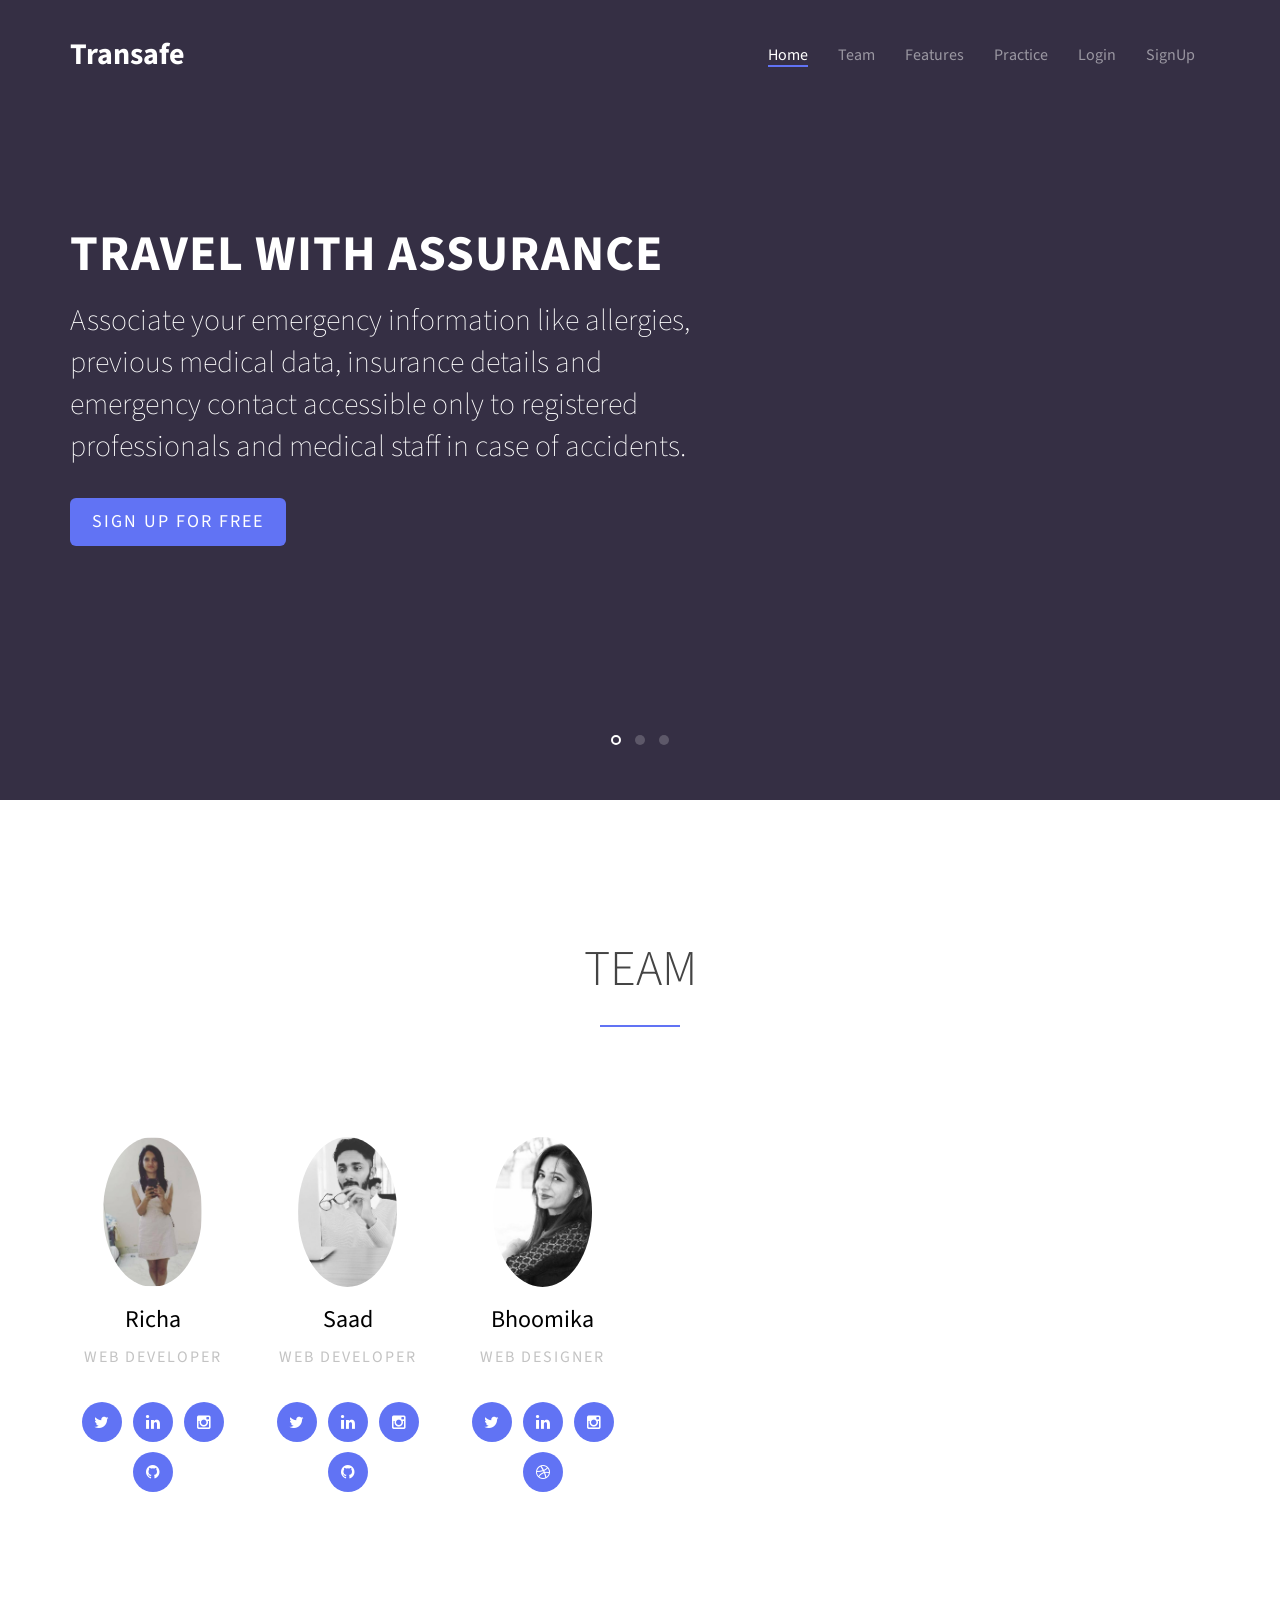
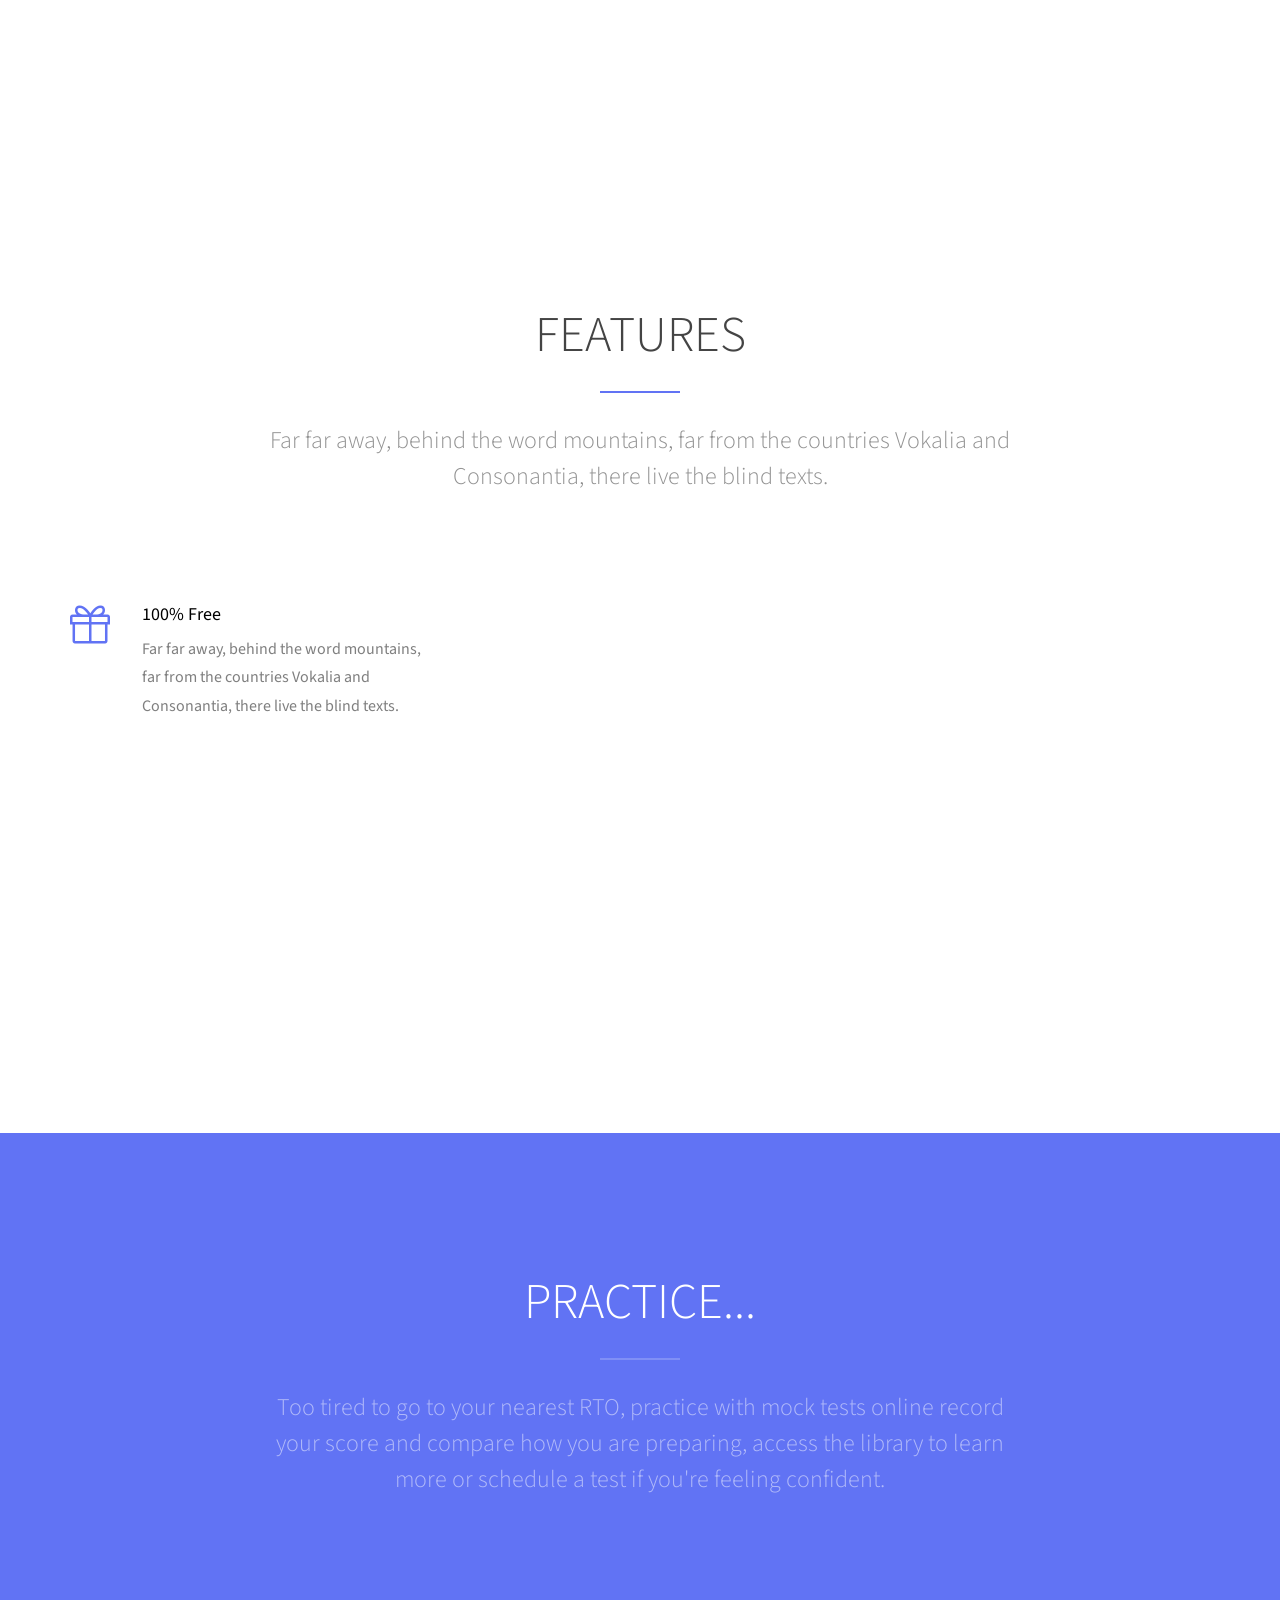
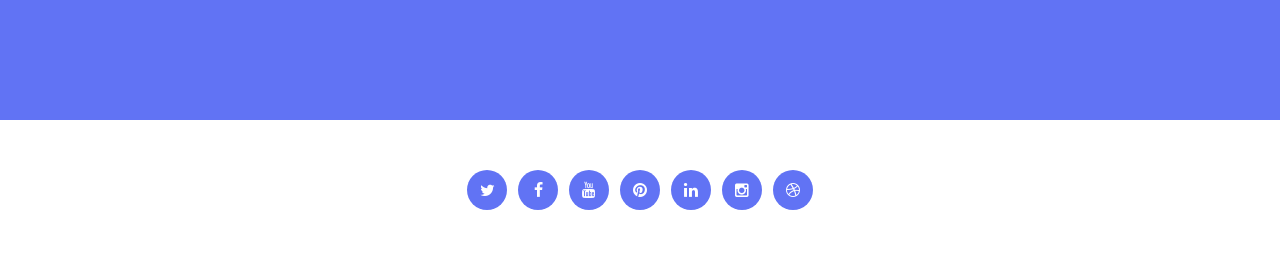
<file: index.html>
<!DOCTYPE html>
<!--[if lt IE 7]>      <html class="no-js lt-ie9 lt-ie8 lt-ie7"> <![endif]-->
<!--[if IE 7]>         <html class="no-js lt-ie9 lt-ie8"> <![endif]-->
<!--[if IE 8]>         <html class="no-js lt-ie9"> <![endif]-->
<!--[if gt IE 8]><!--> <html class="no-js"> <!--<![endif]-->
<head>
    <meta charset="utf-8">
    <meta http-equiv="X-UA-Compatible" content="IE=edge">
    <title>Transafe</title>
    <meta name="viewport" content="width=device-width, initial-scale=1">
    <meta name="description" content="Transafe - Your Personal Travel Safety Manager" />

    <!-- Facebook and Twitter integration -->
    <meta property="og:title" content=""/>
    <meta property="og:image" content=""/>
    <meta property="og:url" content=""/>
    <meta property="og:site_name" content=""/>
    <meta property="og:description" content=""/>
    <meta name="twitter:title" content="" />
    <meta name="twitter:image" content="" />
    <meta name="twitter:url" content="" />
    <meta name="twitter:card" content="" />

    <!-- Place favicon.ico and apple-touch-icon.png in the root directory -->
    <link rel="shortcut icon" href="favicon.ico">

    <link href='https://fonts.googleapis.com/css?family=Source+Sans+Pro:400,300,600,400italic,700' rel='stylesheet' type='text/css'>

    <!-- Animate.css -->
    <link rel="stylesheet" href="css/animate.css">
    <!-- Icomoon Icon Fonts-->
    <link rel="stylesheet" href="css/icomoon.css">
    <!-- Simple Line Icons -->
    <link rel="stylesheet" href="css/simple-line-icons.css">
    <!-- Owl Carousel -->
    <link rel="stylesheet" href="css/owl.carousel.min.css">
    <link rel="stylesheet" href="css/owl.theme.default.min.css">
    <!-- Bootstrap  -->
    <link rel="stylesheet" href="css/bootstrap.css">

    <link rel="stylesheet" href="css/style.css">

    <!-- Styleswitcher ( This style is for demo purposes only, you may delete this anytime. ) -->
    <link rel="stylesheet" id="theme-switch" href="css/style.css">
    <!-- End demo purposes only -->


    <style>
        /* For demo purpose only */

        /* For Demo Purposes Only ( You can delete this anytime :-) */
        #colour-variations {
            padding: 10px;
            -webkit-transition: 0.5s;
            -o-transition: 0.5s;
            transition: 0.5s;
            width: 140px;
            position: fixed;
            left: 0;
            top: 100px;
            z-index: 999999;
            background: #fff;
            /*border-radius: 4px;*/
            border-top-right-radius: 4px;
            border-bottom-right-radius: 4px;
            -webkit-box-shadow: 0 0 9px 0 rgba(0,0,0,.1);
            -moz-box-shadow: 0 0 9px 0 rgba(0,0,0,.1);
            -ms-box-shadow: 0 0 9px 0 rgba(0,0,0,.1);
            box-shadow: 0 0 9px 0 rgba(0,0,0,.1);
        }
        #colour-variations.sleep {
            margin-left: -140px;
        }
        #colour-variations h3 {
            text-align: center;;
            font-size: 11px;
            letter-spacing: 2px;
            text-transform: uppercase;
            color: #777;
            margin: 0 0 10px 0;
            padding: 0;;
        }
        #colour-variations ul,
        #colour-variations ul li {
            padding: 0;
            margin: 0;
        }
        #colour-variations li {
            list-style: none;
            display: inline;
        }
        #colour-variations li a {
            width: 20px;
            height: 20px;
            position: relative;
            float: left;
            margin: 5px;
        }
        #colour-variations li a[data-theme="style"] {
            background: #6173f4;
        }
        #colour-variations li a[data-theme="pink"] {
            background: #f64662;
        }
        #colour-variations li a[data-theme="blue"] {
            background: #2185d5;
        }
        #colour-variations li a[data-theme="turquoise"] {
            background: #00b8a9;
        }
        #colour-variations li a[data-theme="orange"] {
            background: #ff6600;
        }
        #colour-variations li a[data-theme="lightblue"] {
            background: #5585b5;
        }
        #colour-variations li a[data-theme="brown"] {
            background: #a03232;
        }
        #colour-variations li a[data-theme="green"] {
            background: #65d269;
        }

        .option-toggle {
            position: absolute;
            right: 0;
            top: 0;
            margin-top: 5px;
            margin-right: -30px;
            width: 30px;
            height: 30px;
            background: #f64662;
            text-align: center;
            border-top-right-radius: 4px;
            border-bottom-right-radius: 4px;
            color: #fff;
            cursor: pointer;
            -webkit-box-shadow: 0 0 9px 0 rgba(0,0,0,.1);
            -moz-box-shadow: 0 0 9px 0 rgba(0,0,0,.1);
            -ms-box-shadow: 0 0 9px 0 rgba(0,0,0,.1);
            box-shadow: 0 0 9px 0 rgba(0,0,0,.1);
        }
        .option-toggle i {
            top: 2px;
            position: relative;
        }
        .option-toggle:hover, .option-toggle:focus, .option-toggle:active {
            color:  #fff;
            text-decoration: none;
            outline: none;
        }
    </style>
    <!-- End demo purposes only -->


    <!-- Modernizr JS -->
    <script src="js/modernizr-2.6.2.min.js"></script>
    <!-- FOR IE9 below -->
    <!--[if lt IE 9]>
    <script src="js/respond.min.js"></script>
    <![endif]-->

</head>
<body>
<header role="banner" id="fh5co-header">
    <div class="container">
        <!-- <div class="row"> -->
        <nav class="navbar navbar-default">
            <div class="navbar-header">
                <!-- Mobile Toggle Menu Button -->
                <a href="#" class="js-fh5co-nav-toggle fh5co-nav-toggle" data-toggle="collapse" data-target="#navbar" aria-expanded="false" aria-controls="navbar"><i></i></a>
                <a class="navbar-brand" href="index.html">Transafe</a>
            </div>
            <div id="navbar" class="navbar-collapse collapse">
                <ul class="nav navbar-nav navbar-right">
                    <li class="active"><a href="#" data-nav-section="home"><span>Home</span></a></li>
                    <li><a href="#" data-nav-section="about"><span>Team</span></a></li>
                    <li><a href="#" data-nav-section="features"><span>Features</span></a></li>
                    <li><a href="#" data-nav-section="practice"><span>Practice</span></a></li>
                    <li><a href="login/login.php" data-nav-section="login"><span>Login</span></a></li>
                    <li><a href="login/register.php" data-nav-section="signup"><span>SignUp</span></a></li>
                </ul>
            </div>
        </nav>
        <!-- </div> -->
    </div>
</header>

<div id="slider" data-section="home">
    <div class="owl-carousel owl-carousel-fullwidth">
        <!-- You may change the background color here. -->
        <div class="item" style="background: #352f44;">
            <div class="container" style="position: relative;">
                <div class="row">
                    <div class="col-md-7 col-sm-7">
                        <div class="fh5co-owl-text-wrap">
                            <div class="fh5co-owl-text">
                                <h1 class="fh5co-lead to-animate">Travel with assurance</h1>
                                <h2 class="fh5co-sub-lead to-animate">Associate your emergency information like allergies, previous medical data, insurance details and emergency contact accessible only to registered professionals and medical staff in case of accidents.</h3>
                                    <p class="to-animate-2"><a href="login/register.php" class="btn btn-primary btn-lg">Sign Up For Free</a></p>
                            </div>
                        </div>
                    </div>

                </div>
            </div>
        </div>
        <!-- You may change the background color here.  -->
        <div class="item" style="background: #38569f;">
            <div class="container" style="position: relative;">
                <div class="row">
                    <div class="col-md-7 col-md-push-1 col-md-push-5 col-sm-7 col-sm-push-1 col-sm-push-5">
                        <div class="fh5co-owl-text-wrap">
                            <div class="fh5co-owl-text">
                                <h1 class="fh5co-lead to-animate">Online Verification</h1>
                                <h2 class="fh5co-sub-lead to-animate">Link and verify your registration, license and AADHAR all from the comfort of your home.</h3>
                                    <p class="to-animate-2"><a href="login/register.php" class="btn btn-primary btn-lg">Sign Up For Free</a></p>
                            </div>
                        </div>
                    </div>

                </div>
            </div>
        </div>

        <div class="item" style="background-image:url(images/slide_5.jpg)">
            <div class="overlay"></div>
            <div class="container" style="position: relative;">
                <div class="row">
                    <div class="col-md-8 col-md-offset-2 text-center">
                        <div class="fh5co-owl-text-wrap">
                            <div class="fh5co-owl-text">
                                <h1 class="fh5co-lead to-animate">Practice</h1>
                                <h2 class="fh5co-sub-lead to-animate">Too tired to go to your nearest RTO, practice with mock tests online or schedule a test if you're feeling confident.</h3>
                                    <p class="to-animate-2"><a href="quiz.php" target="_blank" class="btn btn-primary btn-lg">Take a test</a></p>
                            </div>
                        </div>
                    </div>
                </div>
            </div>
        </div>

    </div>
</div>

<div id="fh5co-about-us" data-section="about">
    <div class="container">

        <div class="row" id="team">
            <div class="col-md-12 section-heading text-center to-animate">
                <h2>Team</h2>
            </div>
            <div class="col-md-12">
                <div class="row row-bottom-padded-lg">
                    <div class="col-md-2 text-center to-animate">
                        <div class="person">
                            <img src="images/t1.jpg" class="img-responsive img-rounded" alt="Person">
                            <h3 class="name">Richa</h3>
                            <div class="position">Web Developer</div>
                            <ul class="social social-circle">
                                <li><a href="#"><i class="icon-twitter"></i></a></li>
                                <li><a href="#"><i class="icon-linkedin"></i></a></li>
                                <li><a href="#"><i class="icon-instagram"></i></a></li>
                                <li><a href="#"><i class="icon-github"></i></a></li>
                            </ul>
                        </div>
                    </div>
                    <div class="col-md-2 text-center to-animate">
                        <div class="person">
                            <img src="images/t2.jpg" class="img-responsive img-rounded" alt="Person">
                            <h3 class="name">Saad</h3>
                            <div class="position">Web Developer</div>
                            <ul class="social social-circle">
                                <li><a href="#"><i class="icon-twitter"></i></a></li>
                                <li><a href="#"><i class="icon-linkedin"></i></a></li>
                                <li><a href="#"><i class="icon-instagram"></i></a></li>
                                <li><a href="#"><i class="icon-github"></i></a></li>
                            </ul>
                        </div>
                    </div>
                    <div class="col-md-2 text-center to-animate">
                        <div class="person">
                            <img src="images/t3.jpg" class="img-responsive img-rounded" alt="Person">
                            <h3 class="name">Bhoomika</h3>
                            <div class="position">Web Designer</div>
                            <ul class="social social-circle">
                                <li><a href="#"><i class="icon-twitter"></i></a></li>
                                <li><a href="#"><i class="icon-linkedin"></i></a></li>
                                <li><a href="#"><i class="icon-instagram"></i></a></li>
                                <li><a href="#"><i class="icon-dribbble"></i></a></li>
                            </ul>
                        </div>
                    </div>
                    <div class="col-md-2 text-center to-animate">
                        <div class="person">
                            <img src="images/t5.jpg" class="img-responsive img-rounded" alt="Person">
                            <h3 class="name">Astha</h3>
                            <div class="position">Web Designer</div>
                            <ul class="social social-circle">
                                <li><a href="#"><i class="icon-twitter"></i></a></li>
                                <li><a href="#"><i class="icon-linkedin"></i></a></li>
                                <li><a href="#"><i class="icon-instagram"></i></a></li>
                                <li><a href="#"><i class="icon-dribbble"></i></a></li>
                            </ul>
                        </div>
                    </div>
                    <div class="col-md-2 text-center to-animate">
                        <div class="person">
                            <img src="images/t6.jpg" class="img-responsive img-rounded" alt="Person">
                            <h3 class="name">Disha</h3>
                            <div class="position">Web Designer</div>
                            <ul class="social social-circle">
                                <li><a href="#"><i class="icon-twitter"></i></a></li>
                                <li><a href="#"><i class="icon-linkedin"></i></a></li>
                                <li><a href="#"><i class="icon-instagram"></i></a></li>
                                <li><a href="#"><i class="icon-dribbble"></i></a></li>
                            </ul>
                        </div>
                    </div>
                    <div class="col-md-2 text-center to-animate">
                        <div class="person">
                            <img src="images/t4.jpg" class="img-responsive img-rounded" alt="Person">
                            <h3 class="name">Megha</h3>
                            <div class="position">Photographer</div>
                            <ul class="social social-circle">
                                <li><a href="#"><i class="icon-twitter"></i></a></li>
                                <li><a href="#"><i class="icon-linkedin"></i></a></li>
                                <li><a href="#"><i class="icon-instagram"></i></a></li>
                                <li><a href="#"><i class="icon-github"></i></a></li>
                            </ul>
                        </div>
                    </div>
                </div>
            </div>
        </div>
    </div>
</div>

<div id="fh5co-features" data-section="features">
    <div class="container">
        <div class="row">
            <div class="col-md-12 section-heading text-center">
                <h2 class="single-animate animate-features-1">Features</h2>
                <div class="row">
                    <div class="col-md-8 col-md-offset-2 single-animate animate-features-2">
                        <h3>Far far away, behind the word mountains, far from the countries Vokalia and Consonantia, there live the blind texts.</h3>
                    </div>
                </div>
            </div>
        </div>
        <div class="row row-bottom-padded-sm">
            <div class="col-md-4 col-sm-6 col-xs-6 col-xxs-12 fh5co-service to-animate">
                <div class="fh5co-icon"><i class="icon-present"></i></div>
                <div class="fh5co-desc">
                    <h3>100% Free</h3>
                    <p>Far far away, behind the word mountains, far from the countries Vokalia and Consonantia, there live the blind texts. </p>
                </div>
            </div>
            <div class="col-md-4 col-sm-6 col-xs-6 col-xxs-12 fh5co-service to-animate">
                <div class="fh5co-icon"><i class="icon-eye"></i></div>
                <div class="fh5co-desc">
                    <h3>Retina Ready</h3>
                    <p>Far far away, behind the word mountains, far from the countries Vokalia and Consonantia, there live the blind texts. </p>
                </div>
            </div>
            <div class="clearfix visible-sm-block visible-xs-block"></div>
            <div class="col-md-4 col-sm-6 col-xs-6 col-xxs-12 fh5co-service to-animate">
                <div class="fh5co-icon"><i class="icon-crop"></i></div>
                <div class="fh5co-desc">
                    <h3>Fully Responsive</h3>
                    <p>Far far away, behind the word mountains, far from the countries Vokalia and Consonantia, there live the blind texts. </p>
                </div>
            </div>
            <div class="col-md-4 col-sm-6 col-xs-6 col-xxs-12 fh5co-service to-animate">
                <div class="fh5co-icon"><i class="icon-speedometer"></i></div>
                <div class="fh5co-desc">
                    <h3>Lightweight</h3>
                    <p>Far far away, behind the word mountains, far from the countries Vokalia and Consonantia, there live the blind texts. </p>
                </div>
            </div>
            <div class="clearfix visible-sm-block visible-xs-block"></div>
            <div class="col-md-4 col-sm-6 col-xs-6 col-xxs-12 fh5co-service to-animate">
                <div class="fh5co-icon"><i class="icon-heart"></i></div>
                <div class="fh5co-desc">
                    <h3>Made with Love</h3>
                    <p>Far far away, behind the word mountains, far from the countries Vokalia and Consonantia, there live the blind texts. </p>
                </div>
            </div>
            <div class="col-md-4 col-sm-6 col-xs-6 col-xxs-12 fh5co-service to-animate">
                <div class="fh5co-icon"><i class="icon-umbrella"></i></div>
                <div class="fh5co-desc">
                    <h3>Eco Friendly</h3>
                    <p>Far far away, behind the word mountains, far from the countries Vokalia and Consonantia, there live the blind texts. </p>
                </div>
            </div>
            <div class="clearfix visible-sm-block visible-xs-block"></div>
        </div>
        <div class="row">
            <div class="col-md-4 col-md-offset-4 single-animate animate-features-3">
                <a href="login/register.php" class="btn btn-primary btn-block">Sign Up for free</a>
            </div>
        </div>
    </div>
</div>

<div id="fh5co-testimonials" data-section="practice">
    <div class="container">
        <div class="row">
            <div class="col-md-12 section-heading text-center">
                <h2 class="to-animate">Practice...</h2>
                <div class="row">
                    <div class="col-md-8 col-md-offset-2 subtext to-animate">
                        <h3>Too tired to go to your nearest RTO, practice with mock tests online record your score and compare how you are preparing, access the library to learn more or schedule a test if you're feeling confident. </h3>
                    </div>
                </div>
            </div>
        </div>
    </div>
</div>
<footer id="footer" role="contentinfo">
    <div class="container">
        <div class="row">
            <div class="col-md-12 text-center">
                <ul class="social social-circle">
                    <li><a href="#"><i class="icon-twitter"></i></a></li>
                    <li><a href="#"><i class="icon-facebook"></i></a></li>
                    <li><a href="#"><i class="icon-youtube"></i></a></li>
                    <li><a href="#"><i class="icon-pinterest"></i></a></li>
                    <li><a href="#"><i class="icon-linkedin"></i></a></li>
                    <li><a href="#"><i class="icon-instagram"></i></a></li>
                    <li><a href="#"><i class="icon-dribbble"></i></a></li>
                </ul>
            </div>
        </div>
    </div>
</footer>


<!-- jQuery -->
<script src="js/jquery.min.js"></script>
<!-- jQuery Easing -->
<script src="js/jquery.easing.1.3.js"></script>
<!-- Bootstrap -->
<script src="js/bootstrap.min.js"></script>
<!-- Waypoints -->
<script src="js/jquery.waypoints.min.js"></script>
<!-- Owl Carousel -->
<script src="js/owl.carousel.min.js"></script>

<!-- For demo purposes only styleswitcher ( You may delete this anytime ) -->
<script src="js/jquery.style.switcher.js"></script>
<script>
    $(function(){
        $('#colour-variations ul').styleSwitcher({
            defaultThemeId: 'theme-switch',
            hasPreview: false,
            cookie: {
                expires: 30,
                isManagingLoad: true
            }
        });
        $('.option-toggle').click(function() {
            $('#colour-variations').toggleClass('sleep');
        });
    });
</script>
<!-- End demo purposes only -->

<!-- Main JS (Do not remove) -->
<script src="js/main.js"></script>

</body>
</html>
</file>
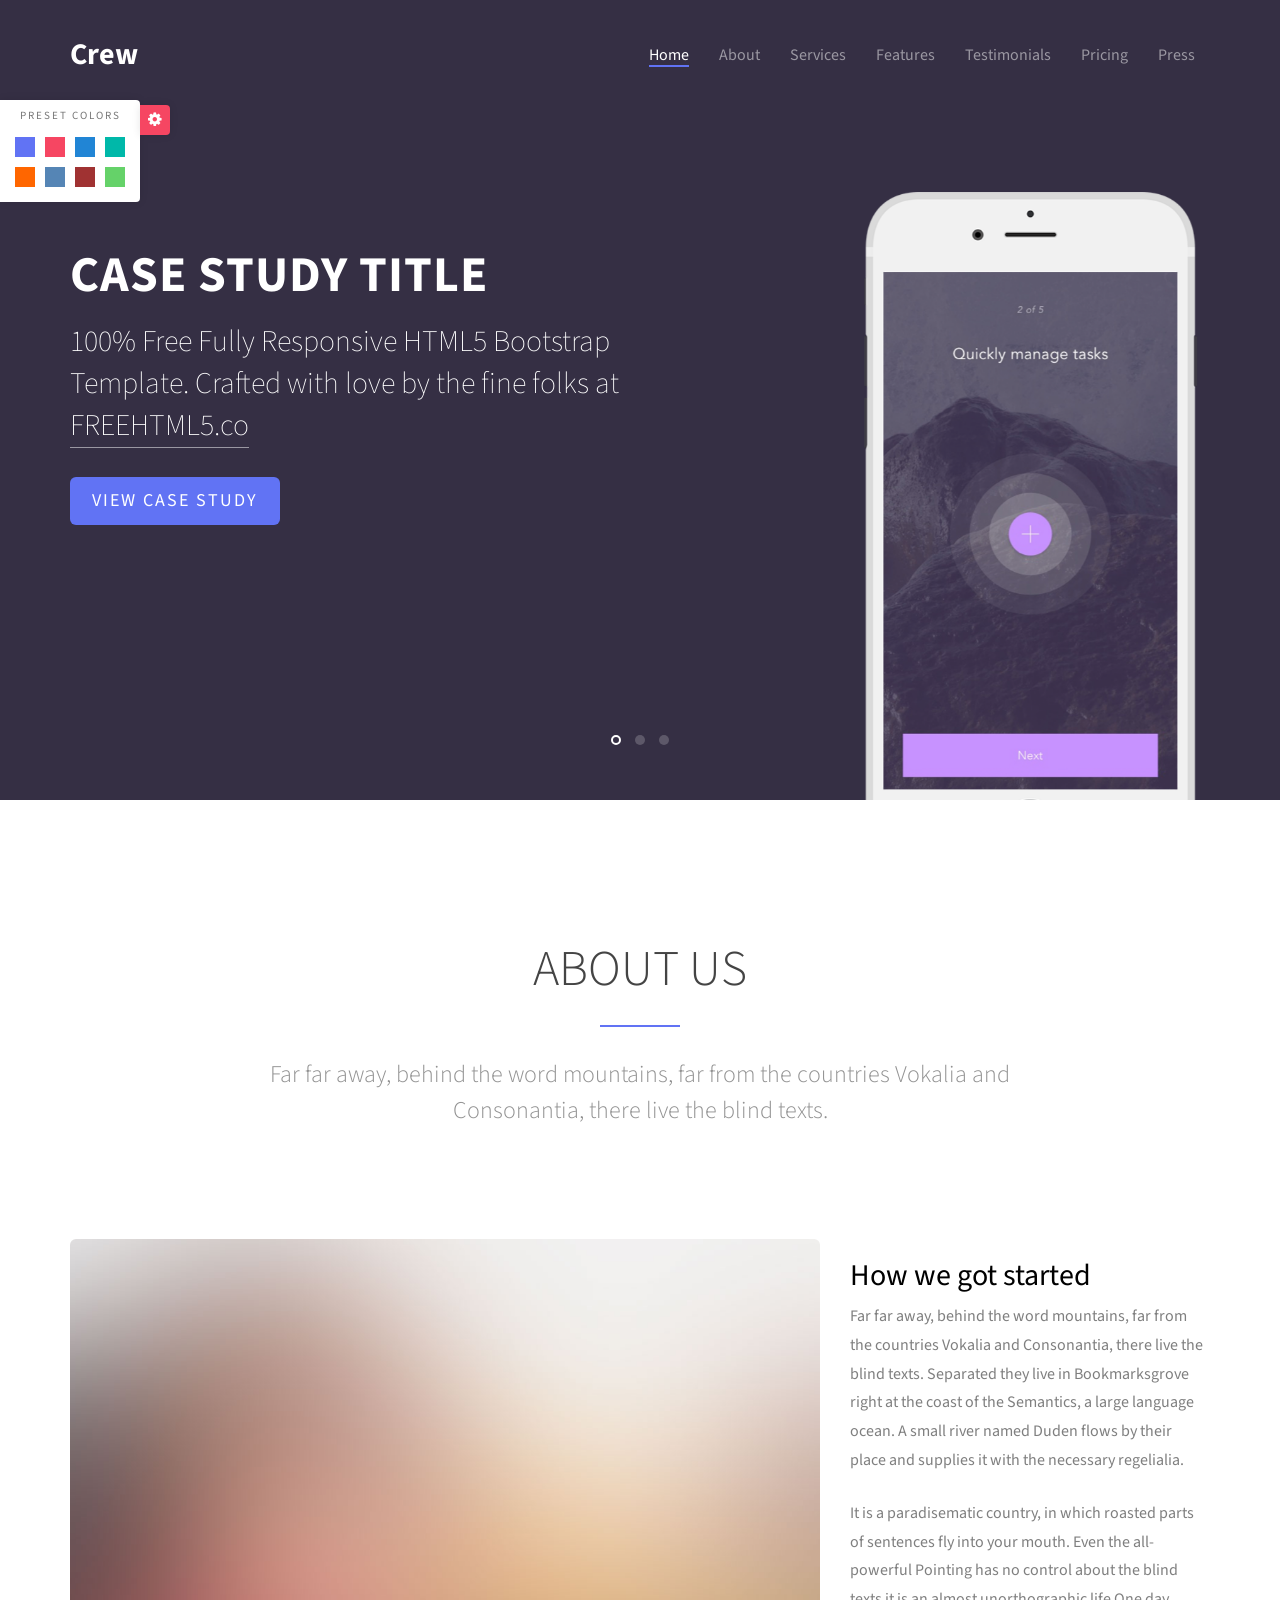
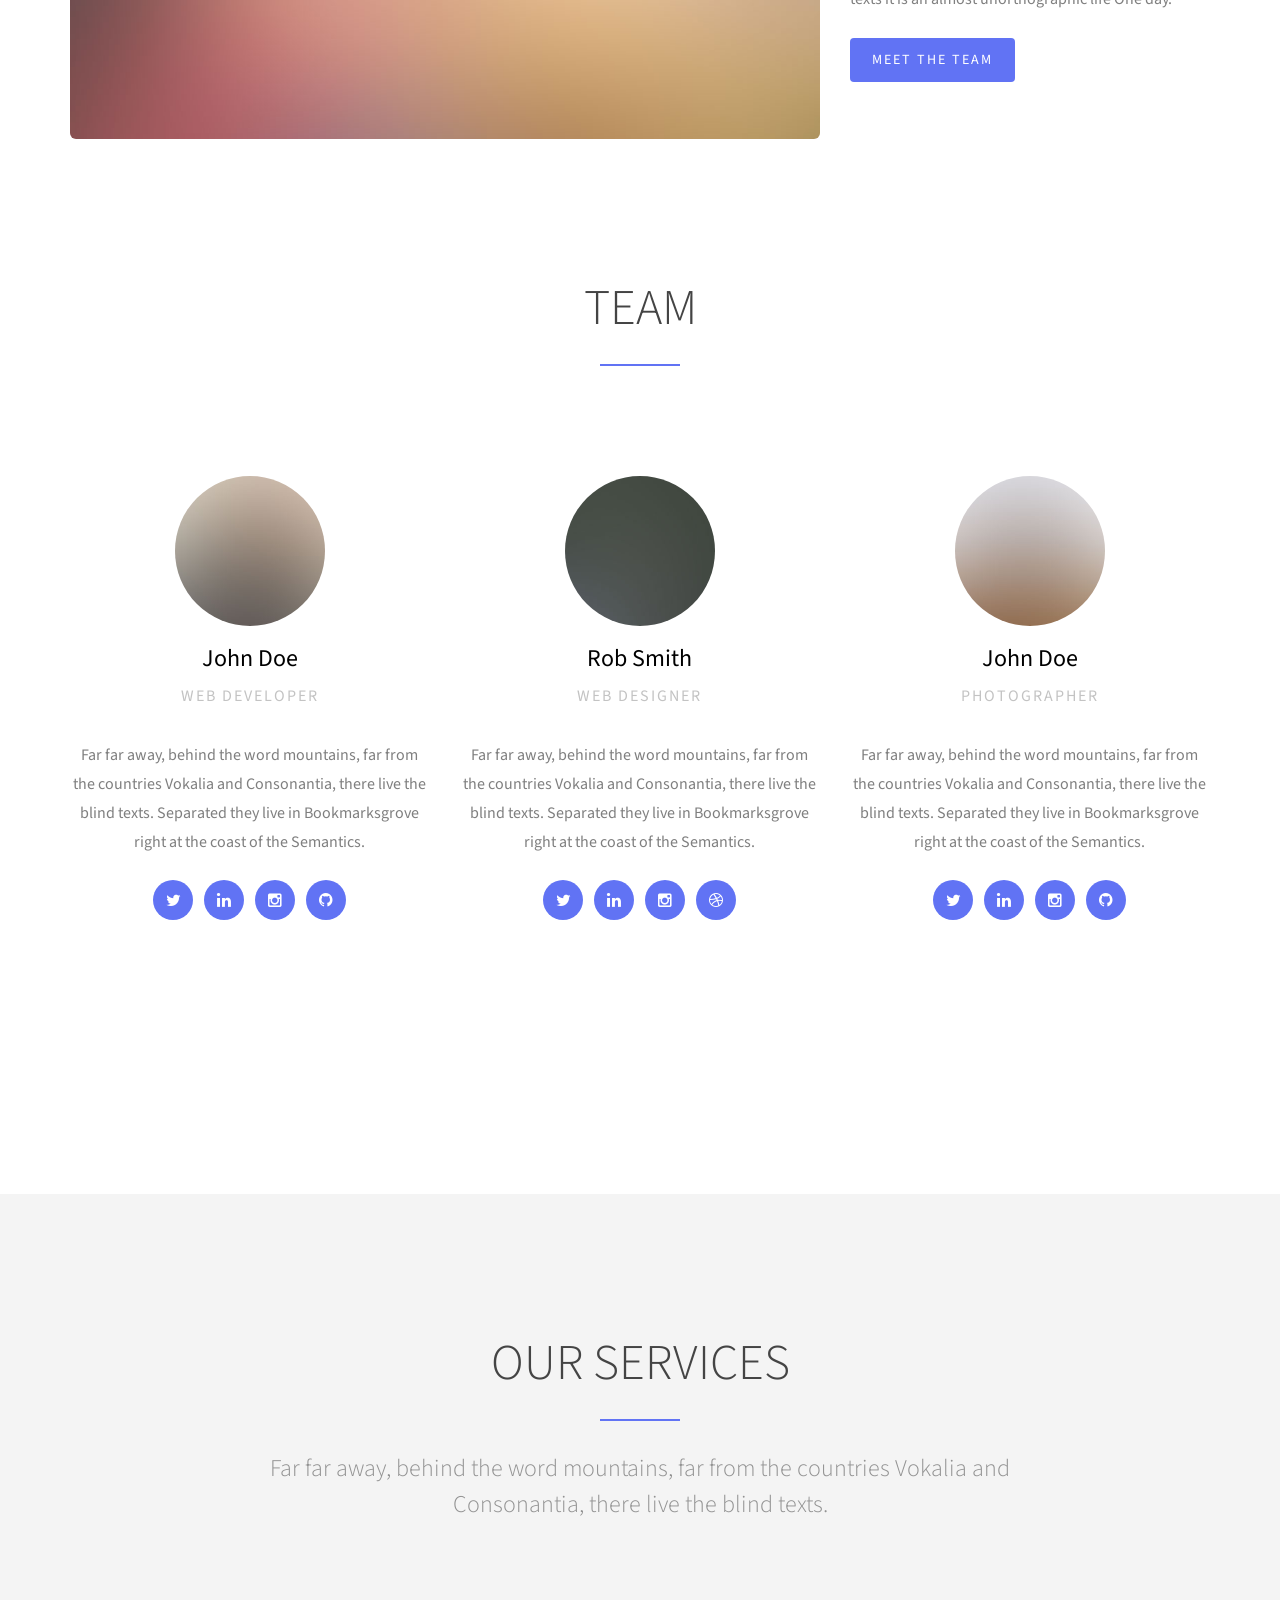
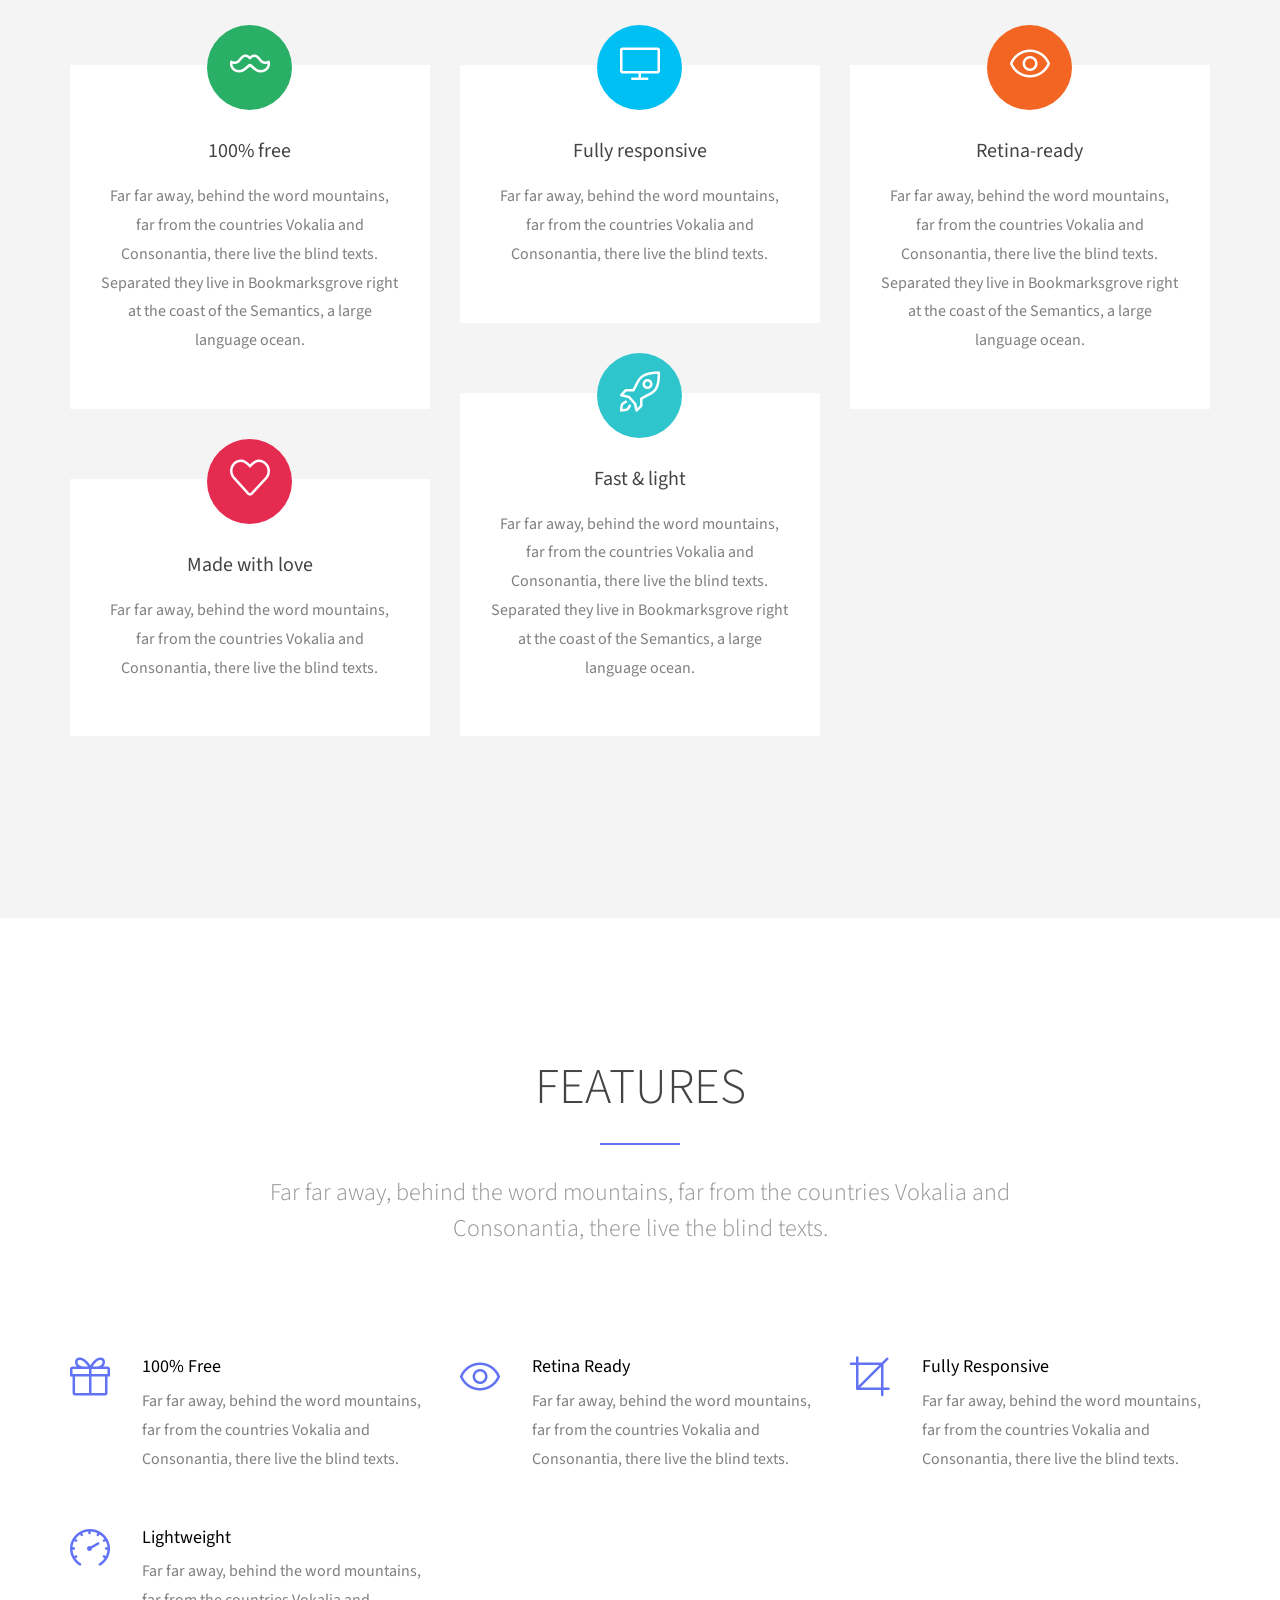
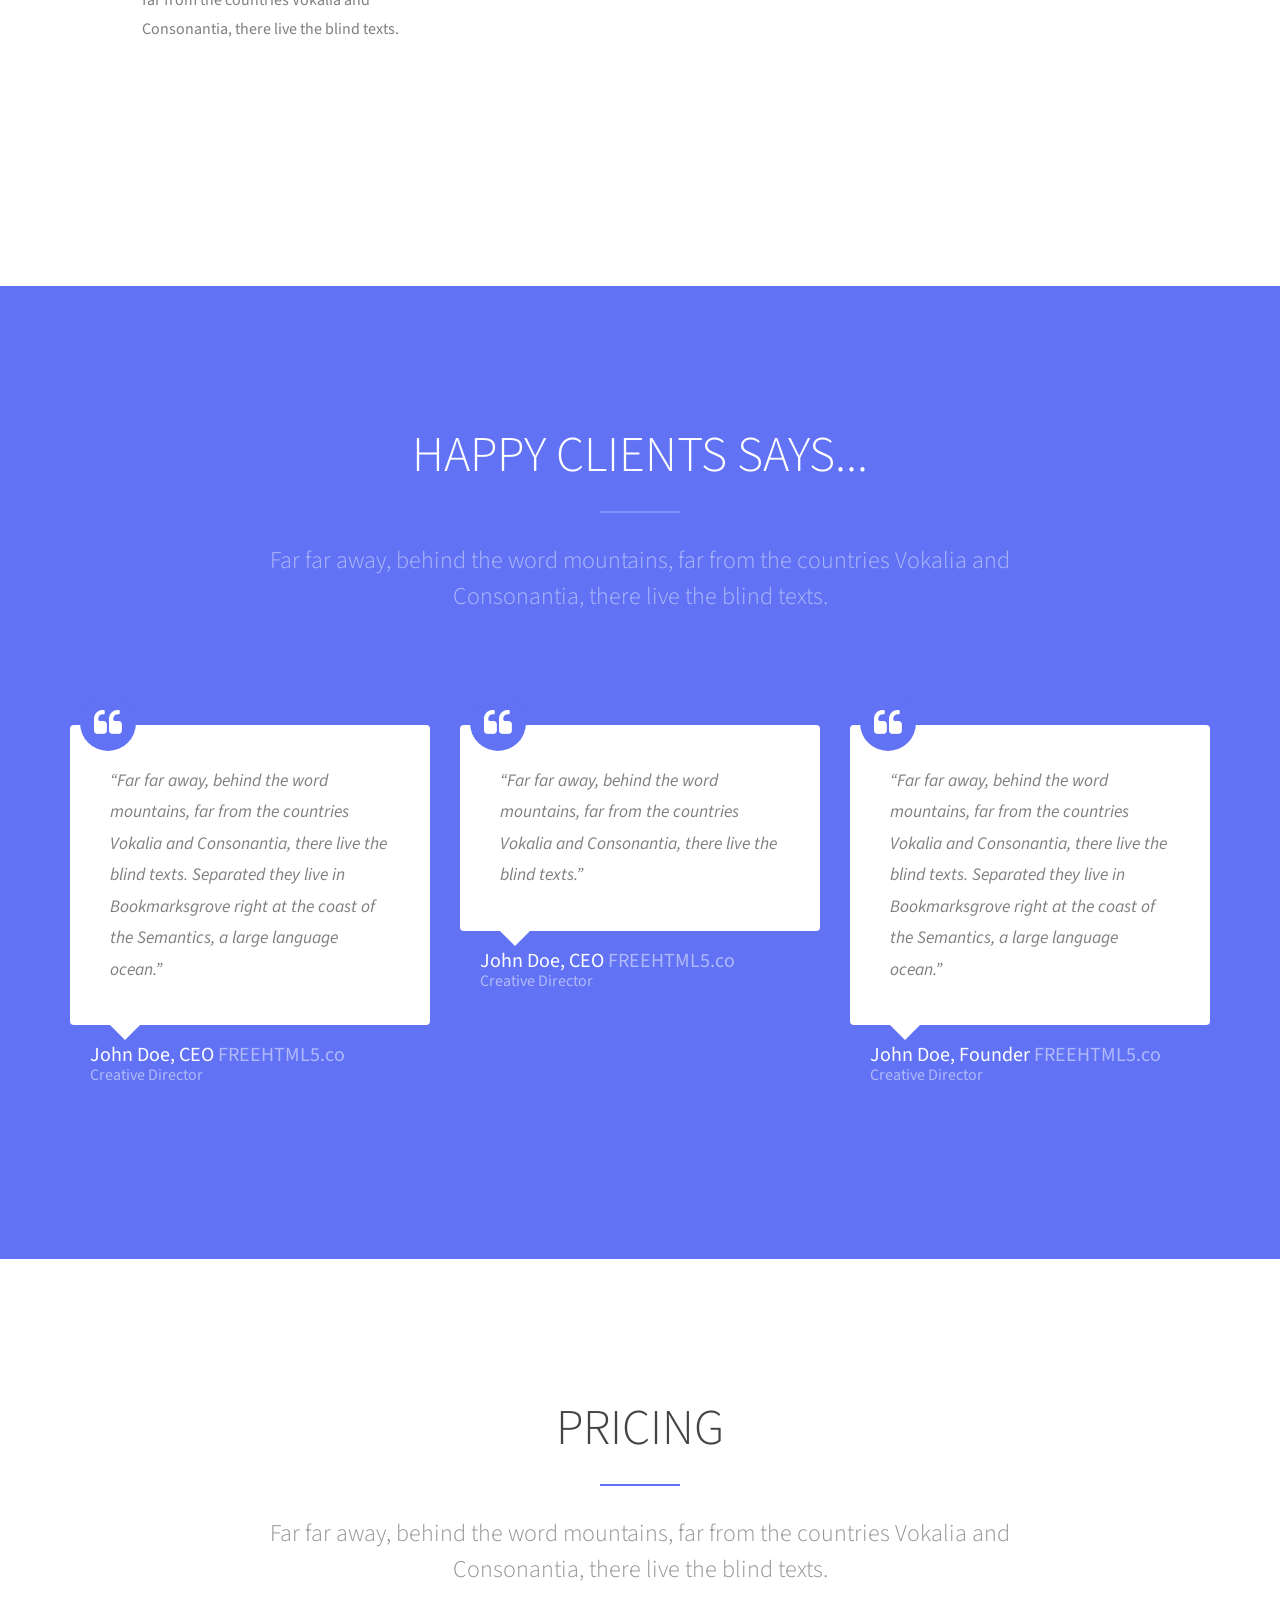
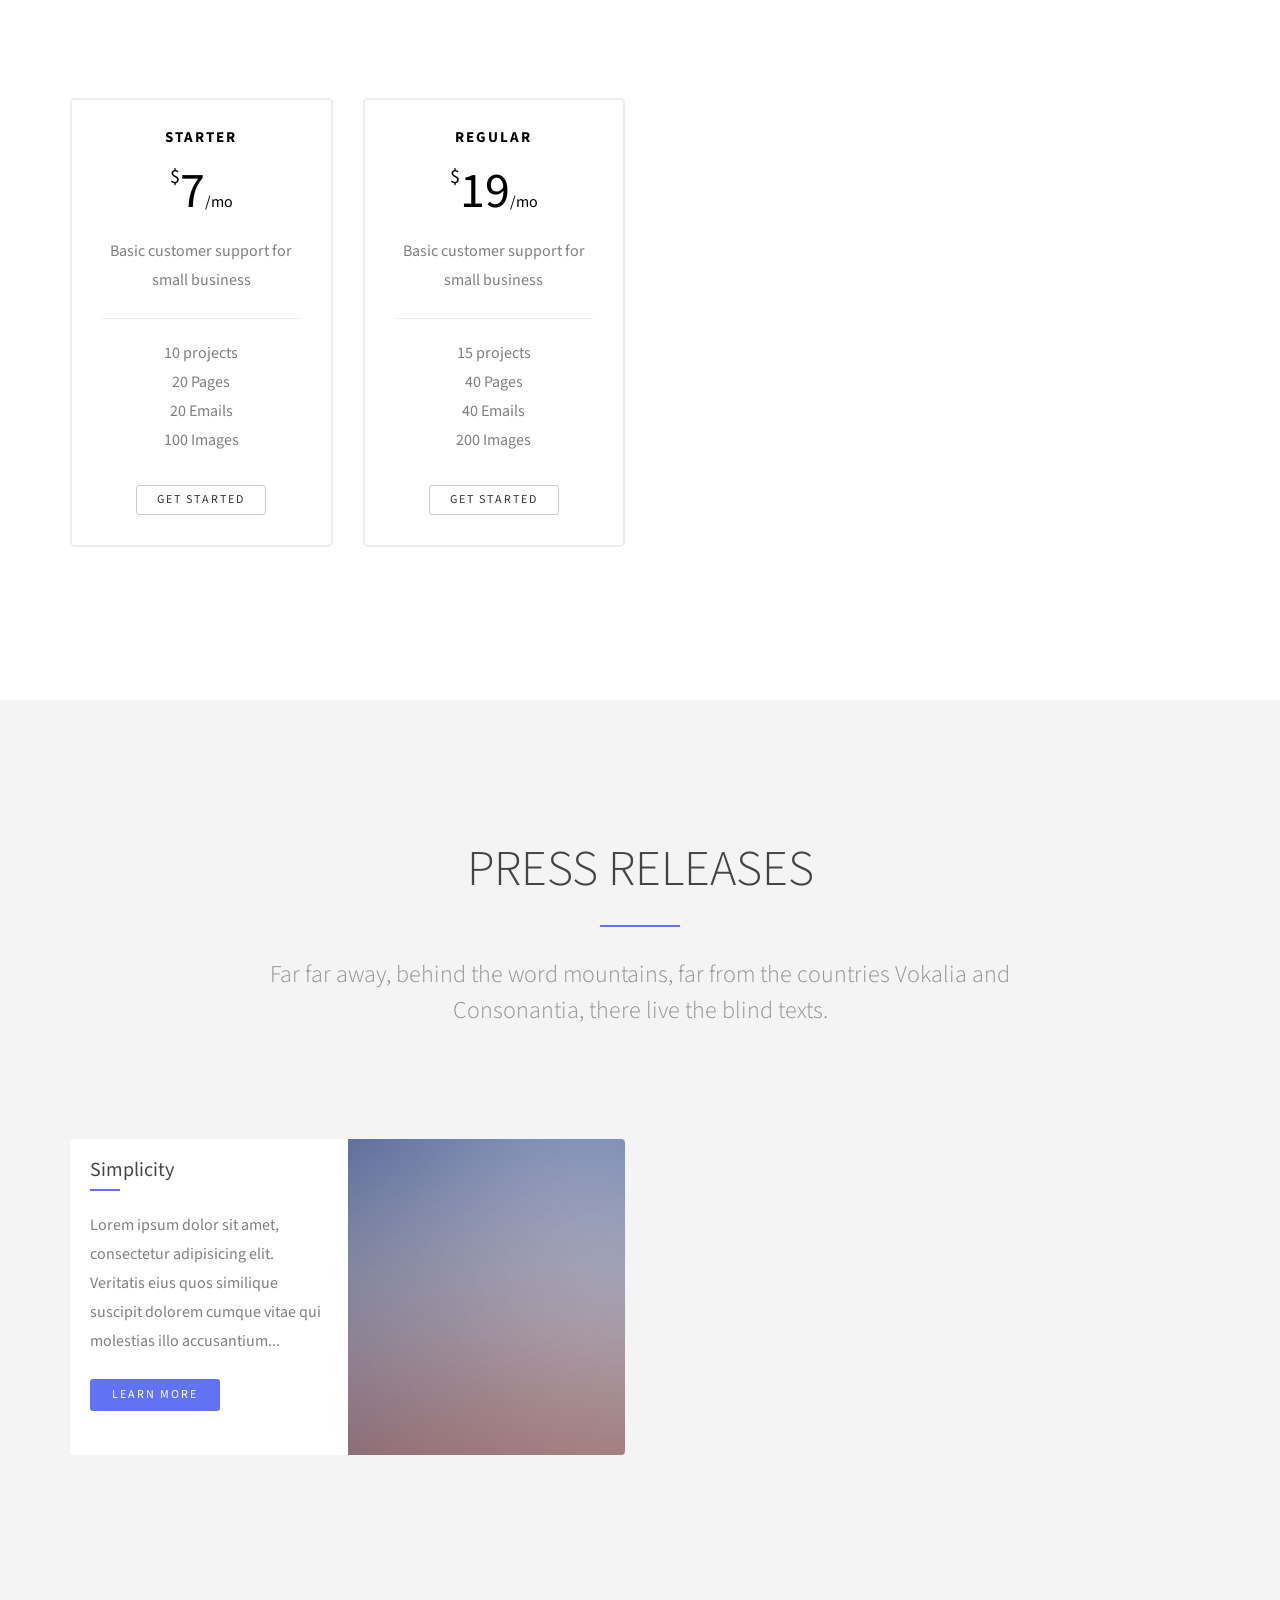
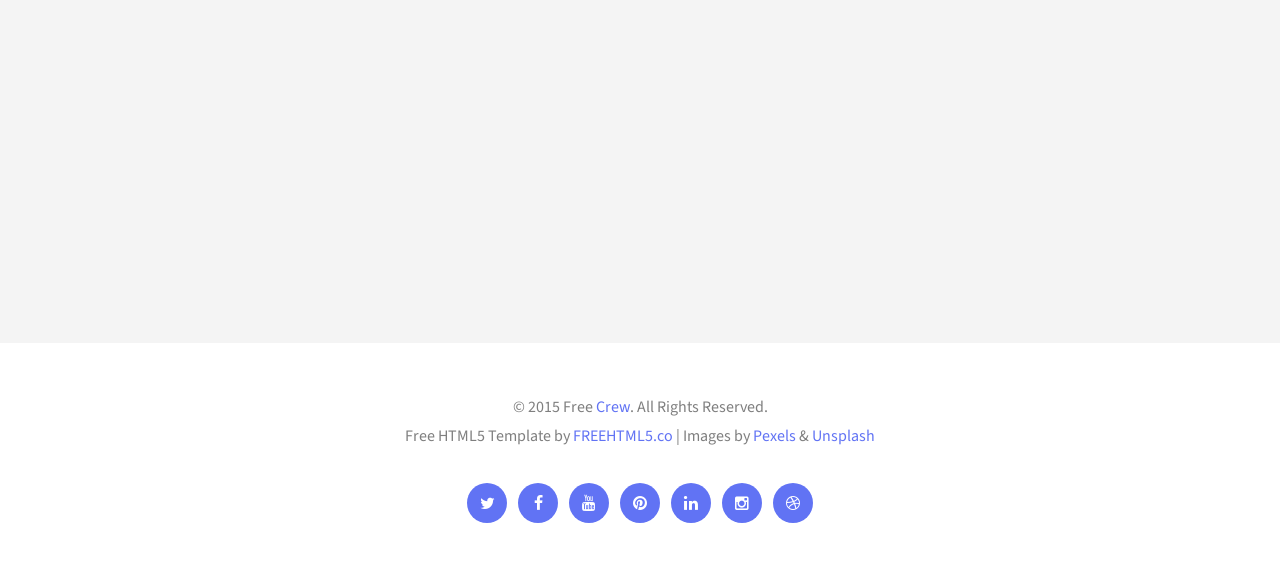
<file: new_Web/index.html>
<!DOCTYPE html>
<!--[if lt IE 7]>      <html class="no-js lt-ie9 lt-ie8 lt-ie7"> <![endif]-->
<!--[if IE 7]>         <html class="no-js lt-ie9 lt-ie8"> <![endif]-->
<!--[if IE 8]>         <html class="no-js lt-ie9"> <![endif]-->
<!--[if gt IE 8]><!--> <html class="no-js"> <!--<![endif]-->
	<head>
	<meta charset="utf-8">
	<meta http-equiv="X-UA-Compatible" content="IE=edge">
	<title>Crew &mdash; 100% Free Fully Responsive HTML5 Template by FREEHTML5.co</title>
	<meta name="viewport" content="width=device-width, initial-scale=1">
	<meta name="description" content="Free HTML5 Template by FREEHTML5.CO" />
	<meta name="keywords" content="free html5, free template, free bootstrap, html5, css3, mobile first, responsive" />
	<meta name="author" content="FREEHTML5.CO" />

  <!-- 
	//////////////////////////////////////////////////////

	FREE HTML5 TEMPLATE 
	DESIGNED & DEVELOPED by FREEHTML5.CO
		
	Website: 		http://freehtml5.co/
	Email: 			info@freehtml5.co
	Twitter: 		http://twitter.com/fh5co
	Facebook: 		https://www.facebook.com/fh5co

	//////////////////////////////////////////////////////
	 -->

  <!-- Facebook and Twitter integration -->
	<meta property="og:title" content=""/>
	<meta property="og:image" content=""/>
	<meta property="og:url" content=""/>
	<meta property="og:site_name" content=""/>
	<meta property="og:description" content=""/>
	<meta name="twitter:title" content="" />
	<meta name="twitter:image" content="" />
	<meta name="twitter:url" content="" />
	<meta name="twitter:card" content="" />

	<!-- Place favicon.ico and apple-touch-icon.png in the root directory -->
	<link rel="shortcut icon" href="favicon.ico">

	<link href='https://fonts.googleapis.com/css?family=Source+Sans+Pro:400,300,600,400italic,700' rel='stylesheet' type='text/css'>
	
	<!-- Animate.css -->
	<link rel="stylesheet" href="css/animate.css">
	<!-- Icomoon Icon Fonts-->
	<link rel="stylesheet" href="css/icomoon.css">
	<!-- Simple Line Icons -->
	<link rel="stylesheet" href="css/simple-line-icons.css">
	<!-- Owl Carousel -->
	<link rel="stylesheet" href="css/owl.carousel.min.css">
	<link rel="stylesheet" href="css/owl.theme.default.min.css">
	<!-- Bootstrap  -->
	<link rel="stylesheet" href="css/bootstrap.css">

	<!-- 
	Default Theme Style 
	You can change the style.css (default color purple) to one of these styles
	
	1. pink.css
	2. blue.css
	3. turquoise.css
	4. orange.css
	5. lightblue.css
	6. brown.css
	7. green.css

	-->
	<link rel="stylesheet" href="css/style.css">

	<!-- Styleswitcher ( This style is for demo purposes only, you may delete this anytime. ) -->
	<link rel="stylesheet" id="theme-switch" href="css/style.css">
	<!-- End demo purposes only -->


	<style>
	/* For demo purpose only */
	
	/* For Demo Purposes Only ( You can delete this anytime :-) */
	#colour-variations {
		padding: 10px;
		-webkit-transition: 0.5s;
	  	-o-transition: 0.5s;
	  	transition: 0.5s;
		width: 140px;
		position: fixed;
		left: 0;
		top: 100px;
		z-index: 999999;
		background: #fff;
		/*border-radius: 4px;*/
		border-top-right-radius: 4px;
		border-bottom-right-radius: 4px;
		-webkit-box-shadow: 0 0 9px 0 rgba(0,0,0,.1);
		-moz-box-shadow: 0 0 9px 0 rgba(0,0,0,.1);
		-ms-box-shadow: 0 0 9px 0 rgba(0,0,0,.1);
		box-shadow: 0 0 9px 0 rgba(0,0,0,.1);
	}
	#colour-variations.sleep {
		margin-left: -140px;
	}
	#colour-variations h3 {
		text-align: center;;
		font-size: 11px;
		letter-spacing: 2px;
		text-transform: uppercase;
		color: #777;
		margin: 0 0 10px 0;
		padding: 0;;
	}
	#colour-variations ul,
	#colour-variations ul li {
		padding: 0;
		margin: 0;
	}
	#colour-variations li {
		list-style: none;
		display: inline;
	}
	#colour-variations li a {
		width: 20px;
		height: 20px;
		position: relative;
		float: left;
		margin: 5px;
	}
	#colour-variations li a[data-theme="style"] {
		background: #6173f4;
	}
	#colour-variations li a[data-theme="pink"] {
		background: #f64662;
	}
	#colour-variations li a[data-theme="blue"] {
		background: #2185d5;
	}
	#colour-variations li a[data-theme="turquoise"] {
		background: #00b8a9;
	}
	#colour-variations li a[data-theme="orange"] {
		background: #ff6600;
	}
	#colour-variations li a[data-theme="lightblue"] {
		background: #5585b5;
	}
	#colour-variations li a[data-theme="brown"] {
		background: #a03232;
	}
	#colour-variations li a[data-theme="green"] {
		background: #65d269;
	}

	.option-toggle {
		position: absolute;
		right: 0;
		top: 0;
		margin-top: 5px;
		margin-right: -30px;
		width: 30px;
		height: 30px;
		background: #f64662;
		text-align: center;
		border-top-right-radius: 4px;
		border-bottom-right-radius: 4px;
		color: #fff;
		cursor: pointer;
		-webkit-box-shadow: 0 0 9px 0 rgba(0,0,0,.1);
		-moz-box-shadow: 0 0 9px 0 rgba(0,0,0,.1);
		-ms-box-shadow: 0 0 9px 0 rgba(0,0,0,.1);
		box-shadow: 0 0 9px 0 rgba(0,0,0,.1);
	}
	.option-toggle i {
		top: 2px;
		position: relative;
	}
	.option-toggle:hover, .option-toggle:focus, .option-toggle:active {
		color:  #fff;
		text-decoration: none;
		outline: none;
	}
	</style>
	<!-- End demo purposes only -->


	<!-- Modernizr JS -->
	<script src="js/modernizr-2.6.2.min.js"></script>
	<!-- FOR IE9 below -->
	<!--[if lt IE 9]>
	<script src="js/respond.min.js"></script>
	<![endif]-->

	</head>
	<body>
	<header role="banner" id="fh5co-header">
			<div class="container">
				<!-- <div class="row"> -->
			    <nav class="navbar navbar-default">
		        <div class="navbar-header">
		        	<!-- Mobile Toggle Menu Button -->
					<a href="#" class="js-fh5co-nav-toggle fh5co-nav-toggle" data-toggle="collapse" data-target="#navbar" aria-expanded="false" aria-controls="navbar"><i></i></a>
		          	<a class="navbar-brand" href="index.html">Crew</a> 
		        </div>
		        <div id="navbar" class="navbar-collapse collapse">
		          <ul class="nav navbar-nav navbar-right">
		            <li class="active"><a href="#" data-nav-section="home"><span>Home</span></a></li>
		            <li><a href="#" data-nav-section="about"><span>About</span></a></li>
		            <li><a href="#" data-nav-section="services"><span>Services</span></a></li>
		            <li><a href="#" data-nav-section="features"><span>Features</span></a></li>
		            <li><a href="#" data-nav-section="testimonials"><span>Testimonials</span></a></li>
		            <li><a href="#" data-nav-section="pricing"><span>Pricing</span></a></li>
		            <li><a href="#" data-nav-section="press"><span>Press</span></a></li>
		          </ul>
		        </div>
			    </nav>
			  <!-- </div> -->
		  </div>
	</header>

	<div id="slider" data-section="home">
		<div class="owl-carousel owl-carousel-fullwidth">
			<!-- You may change the background color here. -->
		    <div class="item" style="background: #352f44;">
		    	<div class="container" style="position: relative;">
		    		<div class="row">
					    <div class="col-md-7 col-sm-7">
			    			<div class="fh5co-owl-text-wrap">
						    	<div class="fh5co-owl-text">
						    		<h1 class="fh5co-lead to-animate">Case Study Title</h1>
									<h2 class="fh5co-sub-lead to-animate">100% Free Fully Responsive HTML5 Bootstrap Template. Crafted with love by the fine folks at <a href="http://freehtml5.co/" target="_blank">FREEHTML5.co</a></h3>
									<p class="to-animate-2"><a href="#" class="btn btn-primary btn-lg">View Case Study</a></p>
						    	</div>
						    </div>
					    </div>
					    <div class="col-md-4 col-md-push-1 col-sm-4 col-sm-push-1 iphone-image">
					    	<div class="iphone to-animate-2"><img src="images/iphone-2.png" alt="Free HTML5 Template by FREEHTML5.co"></div>
					    </div>

		    		</div>
		    	</div>
		    </div>
			<!-- You may change the background color here.  -->
		    <div class="item" style="background: #38569f;">
		    	<div class="container" style="position: relative;">
		    		<div class="row">
		    			<div class="col-md-7 col-md-push-1 col-md-push-5 col-sm-7 col-sm-push-1 col-sm-push-5">
			    			<div class="fh5co-owl-text-wrap">
						    	<div class="fh5co-owl-text">
						    		<h1 class="fh5co-lead to-animate">Case Study Title</h1>
									<h2 class="fh5co-sub-lead to-animate">100% Free Fully Responsive HTML5 Bootstrap Template. Crafted with love by the fine folks at <a href="http://freehtml5.co/" target="_blank">FREEHTML5.co</a></h3>
									<p class="to-animate-2"><a href="#" class="btn btn-primary btn-lg">View Case Study</a></p>
						    	</div>
						    </div>
					    </div>
					    <div class="col-md-4 col-md-pull-7 col-sm-4 col-sm-pull-7 iphone-image">
					    	<div class="iphone to-animate-2"><img src="images/iphone-1.png" alt="Free HTML5 Template by FREEHTML5.co"></div>
					    </div>

		    		</div>
		    	</div>
		    </div>

		    <div class="item" style="background-image:url(images/slide_5.jpg)">
		    	<div class="overlay"></div>
		    	<div class="container" style="position: relative;">
		    		<div class="row">
		    			<div class="col-md-8 col-md-offset-2 text-center">
		    				<div class="fh5co-owl-text-wrap">
						    	<div class="fh5co-owl-text">
		    						<h1 class="fh5co-lead to-animate">Grab it now for free!</h1>
									<h2 class="fh5co-sub-lead to-animate">100% Free Fully Responsive HTML5 Bootstrap Template. Crafted with love by the fine folks at <a href="http://freehtml5.co/" target="_blank">FREEHTML5.co</a></h3>
									<p class="to-animate-2"><a href="http://freehtml5.co/" target="_blank" class="btn btn-primary btn-lg">Download This Template</a></p>
								</div>
							</div>
		    			</div>
		    		</div>
		    	</div>
		    </div>

		</div>
	</div>
	
	<div id="fh5co-about-us" data-section="about">
		<div class="container">
			<div class="row row-bottom-padded-lg" id="about-us">
				<div class="col-md-12 section-heading text-center">
					<h2 class="to-animate">About Us</h2>
					<div class="row">
						<div class="col-md-8 col-md-offset-2 to-animate">
							<h3>Far far away, behind the word mountains, far from the countries Vokalia and Consonantia, there live the blind texts.</h3>
						</div>
					</div>
				</div>
				<div class="col-md-8 to-animate">
					<img src="images/img_1.jpg" class="img-responsive img-rounded" alt="Free HTML5 Template">
				</div>
				<div class="col-md-4 to-animate">
					<h2>How we got started</h2>
					<p>Far far away, behind the word mountains, far from the countries Vokalia and Consonantia, there live the blind texts. Separated they live in Bookmarksgrove right at the coast of the Semantics, a large language ocean. A small river named Duden flows by their place and supplies it with the necessary regelialia. </p>
					<p>It is a paradisematic country, in which roasted parts of sentences fly into your mouth. Even the all-powerful Pointing has no control about the blind texts it is an almost unorthographic life One day.</p>
					<p><a href="#" class="btn btn-primary">Meet the team</a></p>
				</div>
			</div>
			<div class="row" id="team">
				<div class="col-md-12 section-heading text-center to-animate">
					<h2>Team</h2>
				</div>
				<div class="col-md-12">
					<div class="row row-bottom-padded-lg">
						<div class="col-md-4 text-center to-animate">
							<div class="person">
								<img src="images/person2.jpg" class="img-responsive img-rounded" alt="Person">
								<h3 class="name">John Doe</h3>
								<div class="position">Web Developer</div>
								<p>Far far away, behind the word mountains, far from the countries Vokalia and Consonantia, there live the blind texts. Separated they live in Bookmarksgrove right at the coast of the Semantics.</p>
								<ul class="social social-circle">
									<li><a href="#"><i class="icon-twitter"></i></a></li>
									<li><a href="#"><i class="icon-linkedin"></i></a></li>
									<li><a href="#"><i class="icon-instagram"></i></a></li>
									<li><a href="#"><i class="icon-github"></i></a></li>
								</ul>
							</div>
						</div>
						<div class="col-md-4 text-center to-animate">
							<div class="person">
								<img src="images/person3.jpg" class="img-responsive img-rounded" alt="Person">
								<h3 class="name">Rob Smith</h3>
								<div class="position">Web Designer</div>
								<p>Far far away, behind the word mountains, far from the countries Vokalia and Consonantia, there live the blind texts. Separated they live in Bookmarksgrove right at the coast of the Semantics.</p>
								<ul class="social social-circle">
									<li><a href="#"><i class="icon-twitter"></i></a></li>
									<li><a href="#"><i class="icon-linkedin"></i></a></li>
									<li><a href="#"><i class="icon-instagram"></i></a></li>
									<li><a href="#"><i class="icon-dribbble"></i></a></li>
								</ul>
							</div>
						</div>
						<div class="col-md-4 text-center to-animate">
							<div class="person">
								<img src="images/person4.jpg" class="img-responsive img-rounded" alt="Person">
								<h3 class="name">John Doe</h3>
								<div class="position">Photographer</div>
								<p>Far far away, behind the word mountains, far from the countries Vokalia and Consonantia, there live the blind texts. Separated they live in Bookmarksgrove right at the coast of the Semantics.</p>
								<ul class="social social-circle">
									<li><a href="#"><i class="icon-twitter"></i></a></li>
									<li><a href="#"><i class="icon-linkedin"></i></a></li>
									<li><a href="#"><i class="icon-instagram"></i></a></li>
									<li><a href="#"><i class="icon-github"></i></a></li>
								</ul>
							</div>
						</div>
					</div>
				</div>
			</div>
		</div>
	</div>
	<div id="fh5co-our-services" data-section="services">
		<div class="container">
			<div class="row row-bottom-padded-sm">
				<div class="col-md-12 section-heading text-center">
					<h2 class="to-animate">Our Services</h2>
					<div class="row">
						<div class="col-md-8 col-md-offset-2 to-animate">
							<h3>Far far away, behind the word mountains, far from the countries Vokalia and Consonantia, there live the blind texts.</h3>
						</div>
					</div>
				</div>
			</div>
			<div class="row">
				<div class="col-md-4">
					<div class="box to-animate">
						<div class="icon colored-1"><span><i class="icon-mustache"></i></span></div>
						<h3>100% free</h3>
						<p>Far far away, behind the word mountains, far from the countries Vokalia and Consonantia, there live the blind texts. Separated they live in Bookmarksgrove right at the coast of the Semantics, a large language ocean.</p>
					</div>
					<div class="box to-animate">
						<div class="icon colored-4"><span><i class="icon-heart"></i></span></div>
						<h3>Made with love</h3>
						<p>Far far away, behind the word mountains, far from the countries Vokalia and Consonantia, there live the blind texts.</p>
					</div>
				</div>
				<div class="col-md-4">
					<div class="box to-animate">
						<div class="icon colored-2"><span><i class="icon-screen-desktop"></i></span></div>
						<h3>Fully responsive</h3>
						<p>Far far away, behind the word mountains, far from the countries Vokalia and Consonantia, there live the blind texts.</p>
					</div>
					<div class="box to-animate">
						<div class="icon colored-5"><span><i class="icon-rocket"></i></span></div>
						<h3>Fast &amp; light</h3>
						<p>Far far away, behind the word mountains, far from the countries Vokalia and Consonantia, there live the blind texts. Separated they live in Bookmarksgrove right at the coast of the Semantics, a large language ocean.</p>
					</div>
				</div>
				<div class="col-md-4">
					<div class="box to-animate">
						<div class="icon colored-3"><span><i class="icon-eye"></i></span></div>
						<h3>Retina-ready</h3>
						<p>Far far away, behind the word mountains, far from the countries Vokalia and Consonantia, there live the blind texts. Separated they live in Bookmarksgrove right at the coast of the Semantics, a large language ocean.</p>
					</div>
					<div class="box to-animate">
						<div class="icon colored-6"><span><i class="icon-user"></i></span></div>
						<h3>For creative like you!</h3>
						<p>Far far away, behind the word mountains, far from the countries Vokalia and Consonantia, there live the blind texts.</p>
					</div>
				</div>
			</div>
		</div>
	</div>
	
	<div id="fh5co-features" data-section="features">
		<div class="container">
			<div class="row">
				<div class="col-md-12 section-heading text-center">
					<h2 class="single-animate animate-features-1">Features</h2>
					<div class="row">
						<div class="col-md-8 col-md-offset-2 single-animate animate-features-2">
							<h3>Far far away, behind the word mountains, far from the countries Vokalia and Consonantia, there live the blind texts.</h3>
						</div>
					</div>
				</div>
			</div>
			<div class="row row-bottom-padded-sm">
				<div class="col-md-4 col-sm-6 col-xs-6 col-xxs-12 fh5co-service to-animate">
					<div class="fh5co-icon"><i class="icon-present"></i></div>
					<div class="fh5co-desc">
						<h3>100% Free</h3>
						<p>Far far away, behind the word mountains, far from the countries Vokalia and Consonantia, there live the blind texts. </p>
					</div>	
				</div>
				<div class="col-md-4 col-sm-6 col-xs-6 col-xxs-12 fh5co-service to-animate">
					<div class="fh5co-icon"><i class="icon-eye"></i></div>
					<div class="fh5co-desc">
						<h3>Retina Ready</h3>
						<p>Far far away, behind the word mountains, far from the countries Vokalia and Consonantia, there live the blind texts. </p>
					</div>
				</div>
				<div class="clearfix visible-sm-block visible-xs-block"></div>
				<div class="col-md-4 col-sm-6 col-xs-6 col-xxs-12 fh5co-service to-animate">
					<div class="fh5co-icon"><i class="icon-crop"></i></div>
					<div class="fh5co-desc">
						<h3>Fully Responsive</h3>
						<p>Far far away, behind the word mountains, far from the countries Vokalia and Consonantia, there live the blind texts. </p>
					</div>
				</div>
				<div class="col-md-4 col-sm-6 col-xs-6 col-xxs-12 fh5co-service to-animate">
					<div class="fh5co-icon"><i class="icon-speedometer"></i></div>
					<div class="fh5co-desc">
						<h3>Lightweight</h3>
						<p>Far far away, behind the word mountains, far from the countries Vokalia and Consonantia, there live the blind texts. </p>
					</div>	
				</div>
				<div class="clearfix visible-sm-block visible-xs-block"></div>
				<div class="col-md-4 col-sm-6 col-xs-6 col-xxs-12 fh5co-service to-animate">
					<div class="fh5co-icon"><i class="icon-heart"></i></div>
					<div class="fh5co-desc">
						<h3>Made with Love</h3>
						<p>Far far away, behind the word mountains, far from the countries Vokalia and Consonantia, there live the blind texts. </p>
					</div>
				</div>
				<div class="col-md-4 col-sm-6 col-xs-6 col-xxs-12 fh5co-service to-animate">
					<div class="fh5co-icon"><i class="icon-umbrella"></i></div>
					<div class="fh5co-desc">
						<h3>Eco Friendly</h3>
						<p>Far far away, behind the word mountains, far from the countries Vokalia and Consonantia, there live the blind texts. </p>
					</div>
				</div>
				<div class="clearfix visible-sm-block visible-xs-block"></div>
			</div>
			<div class="row">
				<div class="col-md-4 col-md-offset-4 single-animate animate-features-3">
					<a href="#" class="btn btn-primary btn-block">Learn More</a>
				</div>
			</div>
		</div>
	</div>

	<div id="fh5co-testimonials" data-section="testimonials">		
		<div class="container">
			<div class="row">
				<div class="col-md-12 section-heading text-center">
					<h2 class="to-animate">Happy Clients Says...</h2>
					<div class="row">
						<div class="col-md-8 col-md-offset-2 subtext to-animate">
							<h3>Far far away, behind the word mountains, far from the countries Vokalia and Consonantia, there live the blind texts.</h3>
						</div>
					</div>
				</div>
			</div>
			<div class="row">
				<div class="col-md-4">
					<div class="box-testimony to-animate">
						<blockquote>
							<span class="quote"><span><i class="icon-quote-left"></i></span></span>
							<p>&ldquo;Far far away, behind the word mountains, far from the countries Vokalia and Consonantia, there live the blind texts. Separated they live in Bookmarksgrove right at the coast of the Semantics, a large language ocean.&rdquo;</p>
						</blockquote>
						<p class="author">John Doe, CEO <a href="http://freehtml5.co/" target="_blank">FREEHTML5.co</a> <span class="subtext">Creative Director</span></p>
					</div>
					
				</div>
				<div class="col-md-4">
					<div class="box-testimony to-animate">
						<blockquote>
							<span class="quote"><span><i class="icon-quote-left"></i></span></span>
							<p>&ldquo;Far far away, behind the word mountains, far from the countries Vokalia and Consonantia, there live the blind texts.&rdquo;</p>
						</blockquote>
						<p class="author">John Doe, CEO <a href="http://freehtml5.co/" target="_blank">FREEHTML5.co</a> <span class="subtext">Creative Director</span></p>
					</div>
					
					
				</div>
				<div class="col-md-4">
					<div class="box-testimony to-animate">
						<blockquote>
							<span class="quote"><span><i class="icon-quote-left"></i></span></span>
							<p>&ldquo;Far far away, behind the word mountains, far from the countries Vokalia and Consonantia, there live the blind texts. Separated they live in Bookmarksgrove right at the coast of the Semantics, a large language ocean.&rdquo;</p>
						</blockquote>
						<p class="author">John Doe, Founder <a href="#">FREEHTML5.co</a> <span class="subtext">Creative Director</span></p>
					</div>
					
				</div>
			</div>
		</div>
	</div>

	<div id="fh5co-pricing" data-section="pricing">
		<div class="container">
			<div class="row">
				<div class="col-md-12 section-heading text-center">
					<h2 class="single-animate animate-pricing-1">Pricing</h2>
					<div class="row">
						<div class="col-md-8 col-md-offset-2 subtext single-animate animate-pricing-2">
							<h3>Far far away, behind the word mountains, far from the countries Vokalia and Consonantia, there live the blind texts.</h3>
						</div>
					</div>
				</div>
			</div>
			<div class="row">
				<div class="col-md-3 col-sm-6">
					<div class="price-box to-animate">
						<h2 class="pricing-plan">Starter</h2>
						<div class="price"><sup class="currency">$</sup>7<small>/mo</small></div>
						<p>Basic customer support for small business</p>
						<hr>
						<ul class="pricing-info">
							<li>10 projects</li>
							<li>20 Pages</li>
							<li>20 Emails</li>
							<li>100 Images</li>
						</ul>
						<a href="#" class="btn btn-default btn-sm">Get started</a>
					</div>
				</div>
				<div class="col-md-3 col-sm-6">
					<div class="price-box to-animate">
						<h2 class="pricing-plan">Regular</h2>
						<div class="price"><sup class="currency">$</sup>19<small>/mo</small></div>
						<p>Basic customer support for small business</p>
						<hr>
						<ul class="pricing-info">
							<li>15 projects</li>
							<li>40 Pages</li>
							<li>40 Emails</li>
							<li>200 Images</li>
						</ul>
						<a href="#" class="btn btn-default btn-sm">Get started</a>
					</div>
				</div>
				<div class="clearfix visible-sm-block"></div>
				<div class="col-md-3 col-sm-6 to-animate">
					<div class="price-box popular">
						<div class="popular-text">Best value</div>
						<h2 class="pricing-plan">Plus</h2>
						<div class="price"><sup class="currency">$</sup>79<small>/mo</small></div>
						<p>Basic customer support for small business</p>
						<hr>
						<ul class="pricing-info">
							<li>Unlimitted projects</li>
							<li>100 Pages</li>
							<li>100 Emails</li>
							<li>700 Images</li>
						</ul>
						<a href="#" class="btn btn-primary btn-sm">Get started</a>
					</div>
				</div>
				<div class="col-md-3 col-sm-6">
					<div class="price-box to-animate">
						<h2 class="pricing-plan">Enterprise</h2>
						<div class="price"><sup class="currency">$</sup>125<small>/mo</small></div>
						<p>Basic customer support for small business</p>
						<hr>
						<ul class="pricing-info">
							<li>Unlimitted projects</li>
							<li>Unlimitted Pages</li>
							<li>Unlimitted Emails</li>
							<li>Unlimitted Images</li>
						</ul>
						<a href="#" class="btn btn-default btn-sm">Get started</a>
					</div>
				</div>
				
			</div>
		</div>
	</div>

	<div id="fh5co-press" data-section="press">
		<div class="container">
			<div class="row">
				<div class="col-md-12 section-heading text-center">
					<h2 class="single-animate animate-press-1">Press Releases</h2>
					<div class="row">
						<div class="col-md-8 col-md-offset-2 subtext single-animate animate-press-2">
							<h3>Far far away, behind the word mountains, far from the countries Vokalia and Consonantia, there live the blind texts.</h3>
						</div>
					</div>
				</div>
			</div>
			<div class="row">
				<div class="col-md-6">
					<!-- Press Item -->
					<div class="fh5co-press-item to-animate">
						<div class="fh5co-press-img" style="background-image: url(images/img_7.jpg)">
						</div>
						<div class="fh5co-press-text">
							<h3 class="h2 fh5co-press-title">Simplicity <span class="fh5co-border"></span></h3>
							<p>Lorem ipsum dolor sit amet, consectetur adipisicing elit. Veritatis eius quos similique suscipit dolorem cumque vitae qui molestias illo accusantium...</p>
							<p><a href="#" class="btn btn-primary btn-sm">Learn more</a></p>
						</div>
					</div>
					<!-- Press Item -->
				</div>

				<div class="col-md-6">
					<!-- Press Item -->
					<div class="fh5co-press-item to-animate">
						<div class="fh5co-press-img" style="background-image: url(images/img_8.jpg)">
						</div>
						<div class="fh5co-press-text">
							<h3 class="h2 fh5co-press-title">Versatile <span class="fh5co-border"></span></h3>
							<p>Lorem ipsum dolor sit amet, consectetur adipisicing elit. Veritatis eius quos similique suscipit dolorem cumque vitae qui molestias illo accusantium...</p>
							<p><a href="#" class="btn btn-primary btn-sm">Learn more</a></p>
						</div>
					</div>
					<!-- Press Item -->
				</div>
				
				<div class="col-md-6">
					<!-- Press Item -->
					<div class="fh5co-press-item to-animate">
						<div class="fh5co-press-img" style="background-image: url(images/img_9.jpg);">
						</div>
						<div class="fh5co-press-text">
							<h3 class="h2 fh5co-press-title">Aesthetic <span class="fh5co-border"></span></h3>
							<p>Lorem ipsum dolor sit amet, consectetur adipisicing elit. Veritatis eius quos similique suscipit dolorem cumque vitae qui molestias illo accusantium...</p>
							<p><a href="#" class="btn btn-primary btn-sm">Learn more</a></p>
						</div>
					</div>
					<!-- Press Item -->
				</div>

				<div class="col-md-6">
					<!-- Press Item -->
					<div class="fh5co-press-item to-animate">
						<div class="fh5co-press-img" style="background-image: url(images/img_10.jpg);">
						</div>
						<div class="fh5co-press-text">
							<h3 class="h2 fh5co-press-title">Creative <span class="fh5co-border"></span></h3>
							<p>Lorem ipsum dolor sit amet, consectetur adipisicing elit. Veritatis eius quos similique suscipit dolorem cumque vitae qui molestias illo accusantium...</p>
							<p><a href="#" class="btn btn-primary btn-sm">Learn more</a></p>
						</div>
					</div>
					<!-- Press Item -->
				</div>

			</div>
		</div>
	</div>
	

	<footer id="footer" role="contentinfo">
		<div class="container">
			<div class="row row-bottom-padded-sm">
				<div class="col-md-12">
					<p class="copyright text-center">&copy; 2015 Free <a href="index.html">Crew</a>. All Rights Reserved. <br> Free HTML5 Template by <a href="http://freehtml5.co/" target="_blank">FREEHTML5.co</a> | Images by <a href="http://pexels.com/" target="_blank">Pexels</a> &amp;  <a href="http://unsplash.com/" target="_blank">Unsplash</a></p>
				</div>
			</div>
			<div class="row">
				<div class="col-md-12 text-center">
					<ul class="social social-circle">
						<li><a href="#"><i class="icon-twitter"></i></a></li>
						<li><a href="#"><i class="icon-facebook"></i></a></li>
						<li><a href="#"><i class="icon-youtube"></i></a></li>
						<li><a href="#"><i class="icon-pinterest"></i></a></li>
						<li><a href="#"><i class="icon-linkedin"></i></a></li>
						<li><a href="#"><i class="icon-instagram"></i></a></li>
						<li><a href="#"><i class="icon-dribbble"></i></a></li>
					</ul>
				</div>
			</div>
		</div>
	</footer>
	
	
	<!-- For demo purposes Only ( You may delete this anytime :-) -->
	<div id="colour-variations">
		<a class="option-toggle"><i class="icon-gear"></i></a>
		<h3>Preset Colors</h3>
		<ul>
			<li><a href="javascript: void(0);" data-theme="style"></a></li>
			<li><a href="javascript: void(0);" data-theme="pink"></a></li>
			<li><a href="javascript: void(0);" data-theme="blue"></a></li>
			<li><a href="javascript: void(0);" data-theme="turquoise"></a></li>
			<li><a href="javascript: void(0);" data-theme="orange"></a></li>
			<li><a href="javascript: void(0);" data-theme="lightblue"></a></li>
			<li><a href="javascript: void(0);" data-theme="brown"></a></li>
			<li><a href="javascript: void(0);" data-theme="green"></a></li>
		</ul>
	</div>
	<!-- End demo purposes only -->

	
	<!-- jQuery -->
	<script src="js/jquery.min.js"></script>
	<!-- jQuery Easing -->
	<script src="js/jquery.easing.1.3.js"></script>
	<!-- Bootstrap -->
	<script src="js/bootstrap.min.js"></script>
	<!-- Waypoints -->
	<script src="js/jquery.waypoints.min.js"></script>
	<!-- Owl Carousel -->
	<script src="js/owl.carousel.min.js"></script>

	<!-- For demo purposes only styleswitcher ( You may delete this anytime ) -->
	<script src="js/jquery.style.switcher.js"></script>
	<script>
	$(function(){
		$('#colour-variations ul').styleSwitcher({
			defaultThemeId: 'theme-switch',
			hasPreview: false,
			cookie: {
	          	expires: 30,
	          	isManagingLoad: true
	      	}
		});	
		$('.option-toggle').click(function() {
			$('#colour-variations').toggleClass('sleep');
		});
	});
	</script>
	<!-- End demo purposes only -->

	<!-- Main JS (Do not remove) -->
	<script src="js/main.js"></script>

	</body>
</html>
</file>
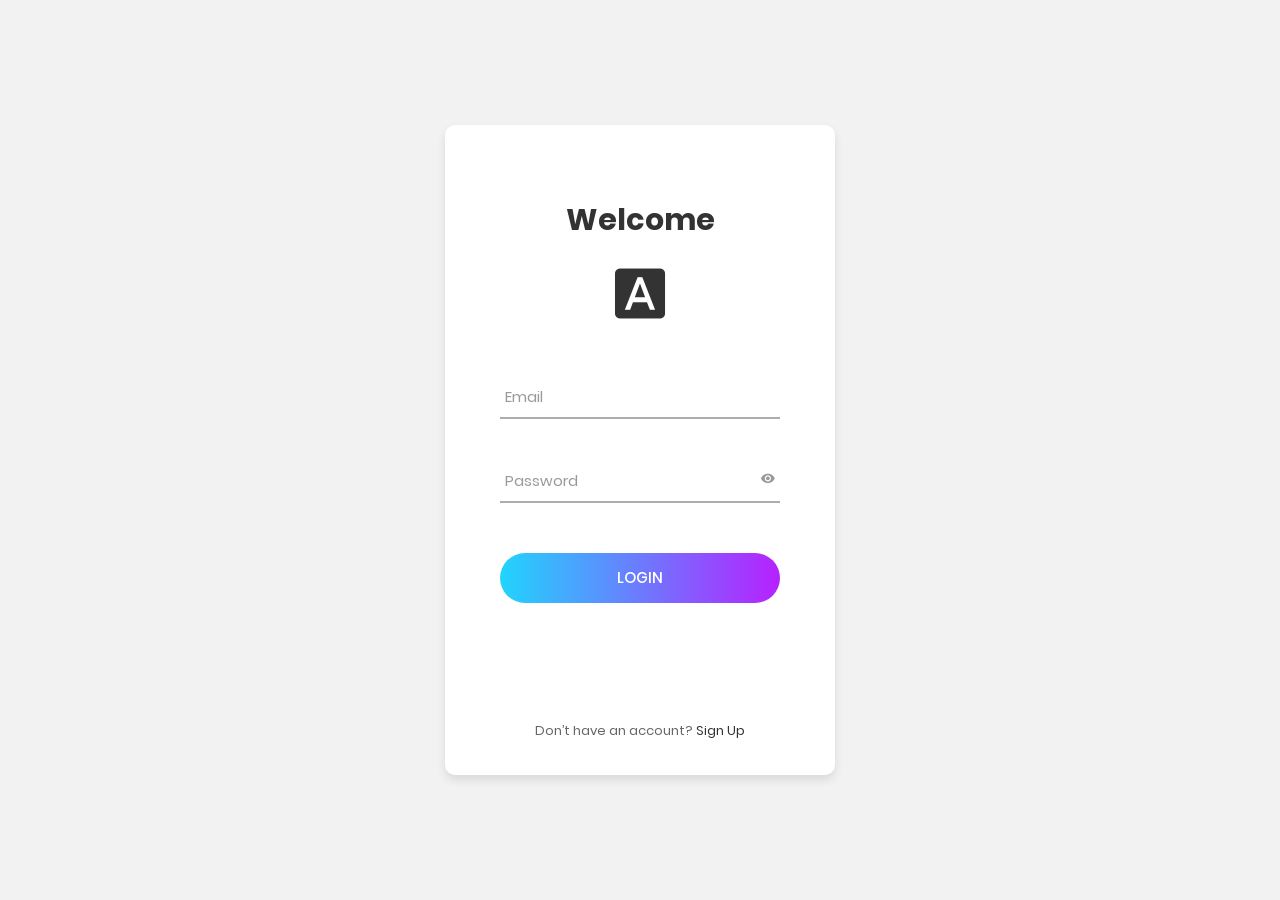
<file: login/login.html>
<!DOCTYPE html>
<html lang="en">
<head>
	<title>Login V2</title>
	<meta charset="UTF-8">
	<meta name="viewport" content="width=device-width, initial-scale=1">
<!--===============================================================================================-->	
	<link rel="icon" type="image/png" href="images/icons/favicon.ico"/>
<!--===============================================================================================-->
	<link rel="stylesheet" type="text/css" href="vendor/bootstrap/css/bootstrap.min.css">
<!--===============================================================================================-->
	<link rel="stylesheet" type="text/css" href="fonts/font-awesome-4.7.0/css/font-awesome.min.css">
<!--===============================================================================================-->
	<link rel="stylesheet" type="text/css" href="fonts/iconic/css/material-design-iconic-font.min.css">
<!--===============================================================================================-->
	<link rel="stylesheet" type="text/css" href="vendor/animate/animate.css">
<!--===============================================================================================-->	
	<link rel="stylesheet" type="text/css" href="vendor/css-hamburgers/hamburgers.min.css">
<!--===============================================================================================-->
	<link rel="stylesheet" type="text/css" href="vendor/animsition/css/animsition.min.css">
<!--===============================================================================================-->
	<link rel="stylesheet" type="text/css" href="vendor/select2/select2.min.css">
<!--===============================================================================================-->	
	<link rel="stylesheet" type="text/css" href="vendor/daterangepicker/daterangepicker.css">
<!--===============================================================================================-->
	<link rel="stylesheet" type="text/css" href="css/util.css">
	<link rel="stylesheet" type="text/css" href="css/main.css">
<!--===============================================================================================-->
</head>
<body>
	
	<div class="limiter">
		<div class="container-login100">
			<div class="wrap-login100">
				<form class="login100-form validate-form">
					<span class="login100-form-title p-b-26">
						Welcome
					</span>
					<span class="login100-form-title p-b-48">
						<i class="zmdi zmdi-font"></i>
					</span>

					<div class="wrap-input100 validate-input" data-validate = "Valid email is: a@b.c">
						<input class="input100" type="text" name="email">
						<span class="focus-input100" data-placeholder="Email"></span>
					</div>

					<div class="wrap-input100 validate-input" data-validate="Enter password">
						<span class="btn-show-pass">
							<i class="zmdi zmdi-eye"></i>
						</span>
						<input class="input100" type="password" name="pass">
						<span class="focus-input100" data-placeholder="Password"></span>
					</div>

					<div class="container-login100-form-btn">
						<div class="wrap-login100-form-btn">
							<div class="login100-form-bgbtn"></div>
							<button class="login100-form-btn">
								Login
							</button>
						</div>
					</div>

					<div class="text-center p-t-115">
						<span class="txt1">
							Don’t have an account?
						</span>

						<a class="txt2" href="#">
							Sign Up
						</a>
					</div>
				</form>
			</div>
		</div>
	</div>
	

	<div id="dropDownSelect1"></div>
	
<!--===============================================================================================-->
	<script src="vendor/jquery/jquery-3.2.1.min.js"></script>
<!--===============================================================================================-->
	<script src="vendor/animsition/js/animsition.min.js"></script>
<!--===============================================================================================-->
	<script src="vendor/bootstrap/js/popper.js"></script>
	<script src="vendor/bootstrap/js/bootstrap.min.js"></script>
<!--===============================================================================================-->
	<script src="vendor/select2/select2.min.js"></script>
<!--===============================================================================================-->
	<script src="vendor/daterangepicker/moment.min.js"></script>
	<script src="vendor/daterangepicker/daterangepicker.js"></script>
<!--===============================================================================================-->
	<script src="vendor/countdowntime/countdowntime.js"></script>
<!--===============================================================================================-->
	<script src="js/main.js"></script>

</body>
</html>
</file>
<file: css/icomoon.css>
@font-face {
	font-family: 'icomoon';
	src:url('../fonts/icomoon/icomoon.eot?qtatmt');
	src:url('../fonts/icomoon/icomoon.eot?qtatmt#iefix') format('embedded-opentype'),
		url('../fonts/icomoon/icomoon.ttf?qtatmt') format('truetype'),
		url('../fonts/icomoon/icomoon.woff?qtatmt') format('woff'),
		url('../fonts/icomoon/icomoon.svg?qtatmt#icomoon') format('svg');
	font-weight: normal;
	font-style: normal;
}

[class^="icon-"], [class*=" icon-"] {
	font-family: 'icomoon';
	speak: none;
	font-style: normal;
	font-weight: normal;
	font-variant: normal;
	text-transform: none;
	line-height: 1;

	/* Better Font Rendering =========== */
	-webkit-font-smoothing: antialiased;
	-moz-osx-font-smoothing: grayscale;
}

.icon-glass:before {
	content: "\f000";
}
.icon-music:before {
	content: "\f001";
}
.icon-search2:before {
	content: "\f002";
}
.icon-envelope-o:before {
	content: "\f003";
}
.icon-heart:before {
	content: "\f004";
}
.icon-star:before {
	content: "\f005";
}
.icon-star-o:before {
	content: "\f006";
}
.icon-user:before {
	content: "\f007";
}
.icon-film:before {
	content: "\f008";
}
.icon-th-large:before {
	content: "\f009";
}
.icon-th:before {
	content: "\f00a";
}
.icon-th-list:before {
	content: "\f00b";
}
.icon-check:before {
	content: "\f00c";
}
.icon-close:before {
	content: "\f00d";
}
.icon-remove:before {
	content: "\f00d";
}
.icon-times:before {
	content: "\f00d";
}
.icon-search-plus:before {
	content: "\f00e";
}
.icon-search-minus:before {
	content: "\f010";
}
.icon-power-off:before {
	content: "\f011";
}
.icon-signal:before {
	content: "\f012";
}
.icon-cog:before {
	content: "\f013";
}
.icon-gear:before {
	content: "\f013";
}
.icon-trash-o:before {
	content: "\f014";
}
.icon-home:before {
	content: "\f015";
}
.icon-file-o:before {
	content: "\f016";
}
.icon-clock-o:before {
	content: "\f017";
}
.icon-road:before {
	content: "\f018";
}
.icon-download:before {
	content: "\f019";
}
.icon-arrow-circle-o-down:before {
	content: "\f01a";
}
.icon-arrow-circle-o-up:before {
	content: "\f01b";
}
.icon-inbox:before {
	content: "\f01c";
}
.icon-play-circle-o:before {
	content: "\f01d";
}
.icon-repeat2:before {
	content: "\f01e";
}
.icon-rotate-right:before {
	content: "\f01e";
}
.icon-refresh:before {
	content: "\f021";
}
.icon-list-alt:before {
	content: "\f022";
}
.icon-lock:before {
	content: "\f023";
}
.icon-flag:before {
	content: "\f024";
}
.icon-headphones:before {
	content: "\f025";
}
.icon-volume-off:before {
	content: "\f026";
}
.icon-volume-down:before {
	content: "\f027";
}
.icon-volume-up:before {
	content: "\f028";
}
.icon-qrcode:before {
	content: "\f029";
}
.icon-barcode:before {
	content: "\f02a";
}
.icon-tag:before {
	content: "\f02b";
}
.icon-tags:before {
	content: "\f02c";
}
.icon-book:before {
	content: "\f02d";
}
.icon-bookmark:before {
	content: "\f02e";
}
.icon-print:before {
	content: "\f02f";
}
.icon-camera:before {
	content: "\f030";
}
.icon-font:before {
	content: "\f031";
}
.icon-bold:before {
	content: "\f032";
}
.icon-italic:before {
	content: "\f033";
}
.icon-text-height:before {
	content: "\f034";
}
.icon-text-width:before {
	content: "\f035";
}
.icon-align-left:before {
	content: "\f036";
}
.icon-align-center2:before {
	content: "\f037";
}
.icon-align-right:before {
	content: "\f038";
}
.icon-align-justify2:before {
	content: "\f039";
}
.icon-list:before {
	content: "\f03a";
}
.icon-dedent:before {
	content: "\f03b";
}
.icon-outdent:before {
	content: "\f03b";
}
.icon-indent:before {
	content: "\f03c";
}
.icon-video-camera:before {
	content: "\f03d";
}
.icon-image:before {
	content: "\f03e";
}
.icon-photo:before {
	content: "\f03e";
}
.icon-picture-o:before {
	content: "\f03e";
}
.icon-pencil:before {
	content: "\f040";
}
.icon-map-marker:before {
	content: "\f041";
}
.icon-adjust:before {
	content: "\f042";
}
.icon-tint:before {
	content: "\f043";
}
.icon-edit:before {
	content: "\f044";
}
.icon-pencil-square-o:before {
	content: "\f044";
}
.icon-share-square-o:before {
	content: "\f045";
}
.icon-check-square-o:before {
	content: "\f046";
}
.icon-arrows:before {
	content: "\f047";
}
.icon-step-backward:before {
	content: "\f048";
}
.icon-fast-backward:before {
	content: "\f049";
}
.icon-backward:before {
	content: "\f04a";
}
.icon-play2:before {
	content: "\f04b";
}
.icon-pause2:before {
	content: "\f04c";
}
.icon-stop2:before {
	content: "\f04d";
}
.icon-forward:before {
	content: "\f04e";
}
.icon-fast-forward2:before {
	content: "\f050";
}
.icon-step-forward:before {
	content: "\f051";
}
.icon-eject:before {
	content: "\f052";
}
.icon-chevron-left:before {
	content: "\f053";
}
.icon-chevron-right:before {
	content: "\f054";
}
.icon-plus-circle:before {
	content: "\f055";
}
.icon-minus-circle:before {
	content: "\f056";
}
.icon-times-circle:before {
	content: "\f057";
}
.icon-check-circle:before {
	content: "\f058";
}
.icon-question-circle:before {
	content: "\f059";
}
.icon-info-circle:before {
	content: "\f05a";
}
.icon-crosshairs:before {
	content: "\f05b";
}
.icon-times-circle-o:before {
	content: "\f05c";
}
.icon-check-circle-o:before {
	content: "\f05d";
}
.icon-ban2:before {
	content: "\f05e";
}
.icon-arrow-left:before {
	content: "\f060";
}
.icon-arrow-right:before {
	content: "\f061";
}
.icon-arrow-up:before {
	content: "\f062";
}
.icon-arrow-down:before {
	content: "\f063";
}
.icon-mail-forward:before {
	content: "\f064";
}
.icon-share:before {
	content: "\f064";
}
.icon-expand2:before {
	content: "\f065";
}
.icon-compress:before {
	content: "\f066";
}
.icon-plus:before {
	content: "\f067";
}
.icon-minus:before {
	content: "\f068";
}
.icon-asterisk:before {
	content: "\f069";
}
.icon-exclamation-circle:before {
	content: "\f06a";
}
.icon-gift:before {
	content: "\f06b";
}
.icon-leaf:before {
	content: "\f06c";
}
.icon-fire:before {
	content: "\f06d";
}
.icon-eye:before {
	content: "\f06e";
}
.icon-eye-slash:before {
	content: "\f070";
}
.icon-exclamation-triangle:before {
	content: "\f071";
}
.icon-warning:before {
	content: "\f071";
}
.icon-plane:before {
	content: "\f072";
}
.icon-calendar:before {
	content: "\f073";
}
.icon-random:before {
	content: "\f074";
}
.icon-comment:before {
	content: "\f075";
}
.icon-magnet:before {
	content: "\f076";
}
.icon-chevron-up:before {
	content: "\f077";
}
.icon-chevron-down:before {
	content: "\f078";
}
.icon-retweet:before {
	content: "\f079";
}
.icon-shopping-cart:before {
	content: "\f07a";
}
.icon-folder:before {
	content: "\f07b";
}
.icon-folder-open:before {
	content: "\f07c";
}
.icon-arrows-v:before {
	content: "\f07d";
}
.icon-arrows-h:before {
	content: "\f07e";
}
.icon-bar-chart:before {
	content: "\f080";
}
.icon-bar-chart-o:before {
	content: "\f080";
}
.icon-twitter-square:before {
	content: "\f081";
}
.icon-facebook-square:before {
	content: "\f082";
}
.icon-camera-retro:before {
	content: "\f083";
}
.icon-key:before {
	content: "\f084";
}
.icon-cogs:before {
	content: "\f085";
}
.icon-gears:before {
	content: "\f085";
}
.icon-comments:before {
	content: "\f086";
}
.icon-thumbs-o-up:before {
	content: "\f087";
}
.icon-thumbs-o-down:before {
	content: "\f088";
}
.icon-star-half:before {
	content: "\f089";
}
.icon-heart-o:before {
	content: "\f08a";
}
.icon-sign-out:before {
	content: "\f08b";
}
.icon-linkedin-square:before {
	content: "\f08c";
}
.icon-thumb-tack:before {
	content: "\f08d";
}
.icon-external-link:before {
	content: "\f08e";
}
.icon-sign-in:before {
	content: "\f090";
}
.icon-trophy:before {
	content: "\f091";
}
.icon-github-square:before {
	content: "\f092";
}
.icon-upload:before {
	content: "\f093";
}
.icon-lemon-o:before {
	content: "\f094";
}
.icon-phone:before {
	content: "\f095";
}
.icon-square-o:before {
	content: "\f096";
}
.icon-bookmark-o:before {
	content: "\f097";
}
.icon-phone-square:before {
	content: "\f098";
}
.icon-twitter:before {
	content: "\f099";
}
.icon-facebook:before {
	content: "\f09a";
}
.icon-facebook-f:before {
	content: "\f09a";
}
.icon-github:before {
	content: "\f09b";
}
.icon-unlock2:before {
	content: "\f09c";
}
.icon-credit-card:before {
	content: "\f09d";
}
.icon-feed:before {
	content: "\f09e";
}
.icon-rss:before {
	content: "\f09e";
}
.icon-hdd-o:before {
	content: "\f0a0";
}
.icon-bullhorn:before {
	content: "\f0a1";
}
.icon-bell-o:before {
	content: "\f0a2";
}
.icon-certificate:before {
	content: "\f0a3";
}
.icon-hand-o-right:before {
	content: "\f0a4";
}
.icon-hand-o-left:before {
	content: "\f0a5";
}
.icon-hand-o-up:before {
	content: "\f0a6";
}
.icon-hand-o-down:before {
	content: "\f0a7";
}
.icon-arrow-circle-left:before {
	content: "\f0a8";
}
.icon-arrow-circle-right:before {
	content: "\f0a9";
}
.icon-arrow-circle-up:before {
	content: "\f0aa";
}
.icon-arrow-circle-down:before {
	content: "\f0ab";
}
.icon-globe:before {
	content: "\f0ac";
}
.icon-wrench:before {
	content: "\f0ad";
}
.icon-tasks:before {
	content: "\f0ae";
}
.icon-filter:before {
	content: "\f0b0";
}
.icon-briefcase:before {
	content: "\f0b1";
}
.icon-arrows-alt:before {
	content: "\f0b2";
}
.icon-group:before {
	content: "\f0c0";
}
.icon-users:before {
	content: "\f0c0";
}
.icon-chain:before {
	content: "\f0c1";
}
.icon-link:before {
	content: "\f0c1";
}
.icon-cloud:before {
	content: "\f0c2";
}
.icon-flask:before {
	content: "\f0c3";
}
.icon-cut:before {
	content: "\f0c4";
}
.icon-scissors:before {
	content: "\f0c4";
}
.icon-copy:before {
	content: "\f0c5";
}
.icon-files-o:before {
	content: "\f0c5";
}
.icon-paperclip:before {
	content: "\f0c6";
}
.icon-floppy-o:before {
	content: "\f0c7";
}
.icon-save:before {
	content: "\f0c7";
}
.icon-square:before {
	content: "\f0c8";
}
.icon-bars:before {
	content: "\f0c9";
}
.icon-navicon:before {
	content: "\f0c9";
}
.icon-reorder:before {
	content: "\f0c9";
}
.icon-list-ul:before {
	content: "\f0ca";
}
.icon-list-ol:before {
	content: "\f0cb";
}
.icon-strikethrough:before {
	content: "\f0cc";
}
.icon-underline:before {
	content: "\f0cd";
}
.icon-table:before {
	content: "\f0ce";
}
.icon-magic:before {
	content: "\f0d0";
}
.icon-truck:before {
	content: "\f0d1";
}
.icon-pinterest:before {
	content: "\f0d2";
}
.icon-pinterest-square:before {
	content: "\f0d3";
}
.icon-google-plus-square:before {
	content: "\f0d4";
}
.icon-google-plus:before {
	content: "\f0d5";
}
.icon-money:before {
	content: "\f0d6";
}
.icon-caret-down:before {
	content: "\f0d7";
}
.icon-caret-up:before {
	content: "\f0d8";
}
.icon-caret-left:before {
	content: "\f0d9";
}
.icon-caret-right:before {
	content: "\f0da";
}
.icon-columns2:before {
	content: "\f0db";
}
.icon-sort:before {
	content: "\f0dc";
}
.icon-unsorted:before {
	content: "\f0dc";
}
.icon-sort-desc:before {
	content: "\f0dd";
}
.icon-sort-down:before {
	content: "\f0dd";
}
.icon-sort-asc:before {
	content: "\f0de";
}
.icon-sort-up:before {
	content: "\f0de";
}
.icon-envelope:before {
	content: "\f0e0";
}
.icon-linkedin:before {
	content: "\f0e1";
}
.icon-rotate-left:before {
	content: "\f0e2";
}
.icon-undo:before {
	content: "\f0e2";
}
.icon-gavel:before {
	content: "\f0e3";
}
.icon-legal:before {
	content: "\f0e3";
}
.icon-dashboard:before {
	content: "\f0e4";
}
.icon-tachometer:before {
	content: "\f0e4";
}
.icon-comment-o:before {
	content: "\f0e5";
}
.icon-comments-o:before {
	content: "\f0e6";
}
.icon-bolt:before {
	content: "\f0e7";
}
.icon-flash:before {
	content: "\f0e7";
}
.icon-sitemap:before {
	content: "\f0e8";
}
.icon-umbrella2:before {
	content: "\f0e9";
}
.icon-clipboard:before {
	content: "\f0ea";
}
.icon-paste:before {
	content: "\f0ea";
}
.icon-lightbulb-o:before {
	content: "\f0eb";
}
.icon-exchange:before {
	content: "\f0ec";
}
.icon-cloud-download2:before {
	content: "\f0ed";
}
.icon-cloud-upload2:before {
	content: "\f0ee";
}
.icon-user-md:before {
	content: "\f0f0";
}
.icon-stethoscope:before {
	content: "\f0f1";
}
.icon-suitcase:before {
	content: "\f0f2";
}
.icon-bell:before {
	content: "\f0f3";
}
.icon-coffee:before {
	content: "\f0f4";
}
.icon-cutlery:before {
	content: "\f0f5";
}
.icon-file-text-o:before {
	content: "\f0f6";
}
.icon-building-o:before {
	content: "\f0f7";
}
.icon-hospital-o:before {
	content: "\f0f8";
}
.icon-ambulance:before {
	content: "\f0f9";
}
.icon-medkit:before {
	content: "\f0fa";
}
.icon-fighter-jet:before {
	content: "\f0fb";
}
.icon-beer:before {
	content: "\f0fc";
}
.icon-h-square:before {
	content: "\f0fd";
}
.icon-plus-square:before {
	content: "\f0fe";
}
.icon-angle-double-left:before {
	content: "\f100";
}
.icon-angle-double-right:before {
	content: "\f101";
}
.icon-angle-double-up:before {
	content: "\f102";
}
.icon-angle-double-down:before {
	content: "\f103";
}
.icon-angle-left:before {
	content: "\f104";
}
.icon-angle-right:before {
	content: "\f105";
}
.icon-angle-up:before {
	content: "\f106";
}
.icon-angle-down:before {
	content: "\f107";
}
.icon-desktop:before {
	content: "\f108";
}
.icon-laptop:before {
	content: "\f109";
}
.icon-tablet:before {
	content: "\f10a";
}
.icon-mobile:before {
	content: "\f10b";
}
.icon-mobile-phone:before {
	content: "\f10b";
}
.icon-circle-o:before {
	content: "\f10c";
}
.icon-quote-left:before {
	content: "\f10d";
}
.icon-quote-right:before {
	content: "\f10e";
}
.icon-spinner:before {
	content: "\f110";
}
.icon-circle:before {
	content: "\f111";
}
.icon-mail-reply:before {
	content: "\f112";
}
.icon-reply:before {
	content: "\f112";
}
.icon-github-alt:before {
	content: "\f113";
}
.icon-folder-o:before {
	content: "\f114";
}
.icon-folder-open-o:before {
	content: "\f115";
}
.icon-smile-o:before {
	content: "\f118";
}
.icon-frown-o:before {
	content: "\f119";
}
.icon-meh-o:before {
	content: "\f11a";
}
.icon-gamepad:before {
	content: "\f11b";
}
.icon-keyboard-o:before {
	content: "\f11c";
}
.icon-flag-o:before {
	content: "\f11d";
}
.icon-flag-checkered:before {
	content: "\f11e";
}
.icon-terminal:before {
	content: "\f120";
}
.icon-code:before {
	content: "\f121";
}
.icon-mail-reply-all:before {
	content: "\f122";
}
.icon-reply-all:before {
	content: "\f122";
}
.icon-star-half-empty:before {
	content: "\f123";
}
.icon-star-half-full:before {
	content: "\f123";
}
.icon-star-half-o:before {
	content: "\f123";
}
.icon-location-arrow:before {
	content: "\f124";
}
.icon-crop:before {
	content: "\f125";
}
.icon-code-fork:before {
	content: "\f126";
}
.icon-chain-broken:before {
	content: "\f127";
}
.icon-unlink:before {
	content: "\f127";
}
.icon-question:before {
	content: "\f128";
}
.icon-info:before {
	content: "\f129";
}
.icon-exclamation:before {
	content: "\f12a";
}
.icon-superscript:before {
	content: "\f12b";
}
.icon-subscript:before {
	content: "\f12c";
}
.icon-eraser:before {
	content: "\f12d";
}
.icon-puzzle-piece:before {
	content: "\f12e";
}
.icon-microphone2:before {
	content: "\f130";
}
.icon-microphone-slash:before {
	content: "\f131";
}
.icon-shield:before {
	content: "\f132";
}
.icon-calendar-o:before {
	content: "\f133";
}
.icon-fire-extinguisher:before {
	content: "\f134";
}
.icon-rocket:before {
	content: "\f135";
}
.icon-maxcdn:before {
	content: "\f136";
}
.icon-chevron-circle-left:before {
	content: "\f137";
}
.icon-chevron-circle-right:before {
	content: "\f138";
}
.icon-chevron-circle-up:before {
	content: "\f139";
}
.icon-chevron-circle-down:before {
	content: "\f13a";
}
.icon-html5:before {
	content: "\f13b";
}
.icon-css3:before {
	content: "\f13c";
}
.icon-anchor2:before {
	content: "\f13d";
}
.icon-unlock-alt:before {
	content: "\f13e";
}
.icon-bullseye:before {
	content: "\f140";
}
.icon-ellipsis-h:before {
	content: "\f141";
}
.icon-ellipsis-v:before {
	content: "\f142";
}
.icon-rss-square:before {
	content: "\f143";
}
.icon-play-circle:before {
	content: "\f144";
}
.icon-ticket:before {
	content: "\f145";
}
.icon-minus-square:before {
	content: "\f146";
}
.icon-minus-square-o:before {
	content: "\f147";
}
.icon-level-up:before {
	content: "\f148";
}
.icon-level-down:before {
	content: "\f149";
}
.icon-check-square:before {
	content: "\f14a";
}
.icon-pencil-square:before {
	content: "\f14b";
}
.icon-external-link-square:before {
	content: "\f14c";
}
.icon-share-square:before {
	content: "\f14d";
}
.icon-compass:before {
	content: "\f14e";
}
.icon-caret-square-o-down:before {
	content: "\f150";
}
.icon-toggle-down:before {
	content: "\f150";
}
.icon-caret-square-o-up:before {
	content: "\f151";
}
.icon-toggle-up:before {
	content: "\f151";
}
.icon-caret-square-o-right:before {
	content: "\f152";
}
.icon-toggle-right:before {
	content: "\f152";
}
.icon-eur:before {
	content: "\f153";
}
.icon-euro:before {
	content: "\f153";
}
.icon-gbp:before {
	content: "\f154";
}
.icon-dollar:before {
	content: "\f155";
}
.icon-usd:before {
	content: "\f155";
}
.icon-inr:before {
	content: "\f156";
}
.icon-rupee:before {
	content: "\f156";
}
.icon-cny:before {
	content: "\f157";
}
.icon-jpy:before {
	content: "\f157";
}
.icon-rmb:before {
	content: "\f157";
}
.icon-yen:before {
	content: "\f157";
}
.icon-rouble:before {
	content: "\f158";
}
.icon-rub:before {
	content: "\f158";
}
.icon-ruble:before {
	content: "\f158";
}
.icon-krw:before {
	content: "\f159";
}
.icon-won:before {
	content: "\f159";
}
.icon-bitcoin:before {
	content: "\f15a";
}
.icon-btc:before {
	content: "\f15a";
}
.icon-file2:before {
	content: "\f15b";
}
.icon-file-text:before {
	content: "\f15c";
}
.icon-sort-alpha-asc:before {
	content: "\f15d";
}
.icon-sort-alpha-desc:before {
	content: "\f15e";
}
.icon-sort-amount-asc:before {
	content: "\f160";
}
.icon-sort-amount-desc:before {
	content: "\f161";
}
.icon-sort-numeric-asc:before {
	content: "\f162";
}
.icon-sort-numeric-desc:before {
	content: "\f163";
}
.icon-thumbs-up:before {
	content: "\f164";
}
.icon-thumbs-down:before {
	content: "\f165";
}
.icon-youtube-square:before {
	content: "\f166";
}
.icon-youtube:before {
	content: "\f167";
}
.icon-xing:before {
	content: "\f168";
}
.icon-xing-square:before {
	content: "\f169";
}
.icon-youtube-play:before {
	content: "\f16a";
}
.icon-dropbox:before {
	content: "\f16b";
}
.icon-stack-overflow:before {
	content: "\f16c";
}
.icon-instagram:before {
	content: "\f16d";
}
.icon-flickr:before {
	content: "\f16e";
}
.icon-adn:before {
	content: "\f170";
}
.icon-bitbucket:before {
	content: "\f171";
}
.icon-bitbucket-square:before {
	content: "\f172";
}
.icon-tumblr:before {
	content: "\f173";
}
.icon-tumblr-square:before {
	content: "\f174";
}
.icon-long-arrow-down:before {
	content: "\f175";
}
.icon-long-arrow-up:before {
	content: "\f176";
}
.icon-long-arrow-left:before {
	content: "\f177";
}
.icon-long-arrow-right:before {
	content: "\f178";
}
.icon-apple:before {
	content: "\f179";
}
.icon-windows:before {
	content: "\f17a";
}
.icon-android:before {
	content: "\f17b";
}
.icon-linux:before {
	content: "\f17c";
}
.icon-dribbble:before {
	content: "\f17d";
}
.icon-skype:before {
	content: "\f17e";
}
.icon-foursquare:before {
	content: "\f180";
}
.icon-trello:before {
	content: "\f181";
}
.icon-female:before {
	content: "\f182";
}
.icon-male:before {
	content: "\f183";
}
.icon-gittip:before {
	content: "\f184";
}
.icon-gratipay:before {
	content: "\f184";
}
.icon-sun-o:before {
	content: "\f185";
}
.icon-moon-o:before {
	content: "\f186";
}
.icon-archive:before {
	content: "\f187";
}
.icon-bug:before {
	content: "\f188";
}
.icon-vk:before {
	content: "\f189";
}
.icon-weibo:before {
	content: "\f18a";
}
.icon-renren:before {
	content: "\f18b";
}
.icon-pagelines:before {
	content: "\f18c";
}
.icon-stack-exchange:before {
	content: "\f18d";
}
.icon-arrow-circle-o-right:before {
	content: "\f18e";
}
.icon-arrow-circle-o-left:before {
	content: "\f190";
}
.icon-caret-square-o-left:before {
	content: "\f191";
}
.icon-toggle-left:before {
	content: "\f191";
}
.icon-dot-circle-o:before {
	content: "\f192";
}
.icon-wheelchair:before {
	content: "\f193";
}
.icon-vimeo-square:before {
	content: "\f194";
}
.icon-try:before {
	content: "\f195";
}
.icon-turkish-lira:before {
	content: "\f195";
}
.icon-plus-square-o:before {
	content: "\f196";
}
.icon-space-shuttle:before {
	content: "\f197";
}
.icon-slack:before {
	content: "\f198";
}
.icon-envelope-square:before {
	content: "\f199";
}
.icon-wordpress:before {
	content: "\f19a";
}
.icon-openid:before {
	content: "\f19b";
}
.icon-bank:before {
	content: "\f19c";
}
.icon-institution:before {
	content: "\f19c";
}
.icon-university:before {
	content: "\f19c";
}
.icon-graduation-cap:before {
	content: "\f19d";
}
.icon-mortar-board:before {
	content: "\f19d";
}
.icon-yahoo:before {
	content: "\f19e";
}
.icon-google:before {
	content: "\f1a0";
}
.icon-reddit:before {
	content: "\f1a1";
}
.icon-reddit-square:before {
	content: "\f1a2";
}
.icon-stumbleupon-circle:before {
	content: "\f1a3";
}
.icon-stumbleupon:before {
	content: "\f1a4";
}
.icon-delicious:before {
	content: "\f1a5";
}
.icon-digg:before {
	content: "\f1a6";
}
.icon-pied-piper:before {
	content: "\f1a7";
}
.icon-pied-piper-alt:before {
	content: "\f1a8";
}
.icon-drupal:before {
	content: "\f1a9";
}
.icon-joomla:before {
	content: "\f1aa";
}
.icon-language:before {
	content: "\f1ab";
}
.icon-fax:before {
	content: "\f1ac";
}
.icon-building:before {
	content: "\f1ad";
}
.icon-child:before {
	content: "\f1ae";
}
.icon-paw:before {
	content: "\f1b0";
}
.icon-spoon:before {
	content: "\f1b1";
}
.icon-cube:before {
	content: "\f1b2";
}
.icon-cubes:before {
	content: "\f1b3";
}
.icon-behance:before {
	content: "\f1b4";
}
.icon-behance-square:before {
	content: "\f1b5";
}
.icon-steam:before {
	content: "\f1b6";
}
.icon-steam-square:before {
	content: "\f1b7";
}
.icon-recycle:before {
	content: "\f1b8";
}
.icon-automobile:before {
	content: "\f1b9";
}
.icon-car:before {
	content: "\f1b9";
}
.icon-cab:before {
	content: "\f1ba";
}
.icon-taxi:before {
	content: "\f1ba";
}
.icon-tree:before {
	content: "\f1bb";
}
.icon-spotify:before {
	content: "\f1bc";
}
.icon-deviantart:before {
	content: "\f1bd";
}
.icon-soundcloud:before {
	content: "\f1be";
}
.icon-database:before {
	content: "\f1c0";
}
.icon-file-pdf-o:before {
	content: "\f1c1";
}
.icon-file-word-o:before {
	content: "\f1c2";
}
.icon-file-excel-o:before {
	content: "\f1c3";
}
.icon-file-powerpoint-o:before {
	content: "\f1c4";
}
.icon-file-image-o:before {
	content: "\f1c5";
}
.icon-file-photo-o:before {
	content: "\f1c5";
}
.icon-file-picture-o:before {
	content: "\f1c5";
}
.icon-file-archive-o:before {
	content: "\f1c6";
}
.icon-file-zip-o:before {
	content: "\f1c6";
}
.icon-file-audio-o:before {
	content: "\f1c7";
}
.icon-file-sound-o:before {
	content: "\f1c7";
}
.icon-file-movie-o:before {
	content: "\f1c8";
}
.icon-file-video-o:before {
	content: "\f1c8";
}
.icon-file-code-o:before {
	content: "\f1c9";
}
.icon-vine:before {
	content: "\f1ca";
}
.icon-codepen:before {
	content: "\f1cb";
}
.icon-jsfiddle:before {
	content: "\f1cc";
}
.icon-life-bouy:before {
	content: "\f1cd";
}
.icon-life-buoy:before {
	content: "\f1cd";
}
.icon-life-ring:before {
	content: "\f1cd";
}
.icon-life-saver:before {
	content: "\f1cd";
}
.icon-support:before {
	content: "\f1cd";
}
.icon-circle-o-notch:before {
	content: "\f1ce";
}
.icon-ra:before {
	content: "\f1d0";
}
.icon-rebel:before {
	content: "\f1d0";
}
.icon-empire:before {
	content: "\f1d1";
}
.icon-ge:before {
	content: "\f1d1";
}
.icon-git-square:before {
	content: "\f1d2";
}
.icon-git:before {
	content: "\f1d3";
}
.icon-hacker-news:before {
	content: "\f1d4";
}
.icon-y-combinator-square:before {
	content: "\f1d4";
}
.icon-yc-square:before {
	content: "\f1d4";
}
.icon-tencent-weibo:before {
	content: "\f1d5";
}
.icon-qq:before {
	content: "\f1d6";
}
.icon-wechat:before {
	content: "\f1d7";
}
.icon-weixin:before {
	content: "\f1d7";
}
.icon-paper-plane:before {
	content: "\f1d8";
}
.icon-send:before {
	content: "\f1d8";
}
.icon-paper-plane-o:before {
	content: "\f1d9";
}
.icon-send-o:before {
	content: "\f1d9";
}
.icon-history:before {
	content: "\f1da";
}
.icon-circle-thin:before {
	content: "\f1db";
}
.icon-header:before {
	content: "\f1dc";
}
.icon-paragraph2:before {
	content: "\f1dd";
}
.icon-sliders:before {
	content: "\f1de";
}
.icon-share-alt:before {
	content: "\f1e0";
}
.icon-share-alt-square:before {
	content: "\f1e1";
}
.icon-bomb:before {
	content: "\f1e2";
}
.icon-futbol-o:before {
	content: "\f1e3";
}
.icon-soccer-ball-o:before {
	content: "\f1e3";
}
.icon-tty:before {
	content: "\f1e4";
}
.icon-binoculars:before {
	content: "\f1e5";
}
.icon-plug:before {
	content: "\f1e6";
}
.icon-slideshare:before {
	content: "\f1e7";
}
.icon-twitch:before {
	content: "\f1e8";
}
.icon-yelp:before {
	content: "\f1e9";
}
.icon-newspaper-o:before {
	content: "\f1ea";
}
.icon-wifi:before {
	content: "\f1eb";
}
.icon-calculator:before {
	content: "\f1ec";
}
.icon-paypal:before {
	content: "\f1ed";
}
.icon-google-wallet:before {
	content: "\f1ee";
}
.icon-cc-visa:before {
	content: "\f1f0";
}
.icon-cc-mastercard:before {
	content: "\f1f1";
}
.icon-cc-discover:before {
	content: "\f1f2";
}
.icon-cc-amex:before {
	content: "\f1f3";
}
.icon-cc-paypal:before {
	content: "\f1f4";
}
.icon-cc-stripe:before {
	content: "\f1f5";
}
.icon-bell-slash:before {
	content: "\f1f6";
}
.icon-bell-slash-o:before {
	content: "\f1f7";
}
.icon-trash:before {
	content: "\f1f8";
}
.icon-copyright:before {
	content: "\f1f9";
}
.icon-at:before {
	content: "\f1fa";
}
.icon-eyedropper:before {
	content: "\f1fb";
}
.icon-paint-brush:before {
	content: "\f1fc";
}
.icon-birthday-cake:before {
	content: "\f1fd";
}
.icon-area-chart:before {
	content: "\f1fe";
}
.icon-pie-chart:before {
	content: "\f200";
}
.icon-line-chart:before {
	content: "\f201";
}
.icon-lastfm:before {
	content: "\f202";
}
.icon-lastfm-square:before {
	content: "\f203";
}
.icon-toggle-off:before {
	content: "\f204";
}
.icon-toggle-on:before {
	content: "\f205";
}
.icon-bicycle:before {
	content: "\f206";
}
.icon-bus:before {
	content: "\f207";
}
.icon-ioxhost:before {
	content: "\f208";
}
.icon-angellist:before {
	content: "\f209";
}
.icon-cc:before {
	content: "\f20a";
}
.icon-ils:before {
	content: "\f20b";
}
.icon-shekel:before {
	content: "\f20b";
}
.icon-sheqel:before {
	content: "\f20b";
}
.icon-meanpath:before {
	content: "\f20c";
}
.icon-buysellads:before {
	content: "\f20d";
}
.icon-connectdevelop:before {
	content: "\f20e";
}
.icon-dashcube:before {
	content: "\f210";
}
.icon-forumbee:before {
	content: "\f211";
}
.icon-leanpub:before {
	content: "\f212";
}
.icon-sellsy:before {
	content: "\f213";
}
.icon-shirtsinbulk:before {
	content: "\f214";
}
.icon-simplybuilt:before {
	content: "\f215";
}
.icon-skyatlas:before {
	content: "\f216";
}
.icon-cart-plus:before {
	content: "\f217";
}
.icon-cart-arrow-down:before {
	content: "\f218";
}
.icon-diamond:before {
	content: "\f219";
}
.icon-ship:before {
	content: "\f21a";
}
.icon-user-secret:before {
	content: "\f21b";
}
.icon-motorcycle:before {
	content: "\f21c";
}
.icon-street-view:before {
	content: "\f21d";
}
.icon-heartbeat:before {
	content: "\f21e";
}
.icon-venus:before {
	content: "\f221";
}
.icon-mars:before {
	content: "\f222";
}
.icon-mercury:before {
	content: "\f223";
}
.icon-intersex:before {
	content: "\f224";
}
.icon-transgender:before {
	content: "\f224";
}
.icon-transgender-alt:before {
	content: "\f225";
}
.icon-venus-double:before {
	content: "\f226";
}
.icon-mars-double:before {
	content: "\f227";
}
.icon-venus-mars:before {
	content: "\f228";
}
.icon-mars-stroke:before {
	content: "\f229";
}
.icon-mars-stroke-v:before {
	content: "\f22a";
}
.icon-mars-stroke-h:before {
	content: "\f22b";
}
.icon-neuter:before {
	content: "\f22c";
}
.icon-genderless:before {
	content: "\f22d";
}
.icon-facebook-official:before {
	content: "\f230";
}
.icon-pinterest-p:before {
	content: "\f231";
}
.icon-whatsapp:before {
	content: "\f232";
}
.icon-server2:before {
	content: "\f233";
}
.icon-user-plus:before {
	content: "\f234";
}
.icon-user-times:before {
	content: "\f235";
}
.icon-bed:before {
	content: "\f236";
}
.icon-hotel:before {
	content: "\f236";
}
.icon-viacoin:before {
	content: "\f237";
}
.icon-train:before {
	content: "\f238";
}
.icon-subway:before {
	content: "\f239";
}
.icon-medium:before {
	content: "\f23a";
}
.icon-y-combinator:before {
	content: "\f23b";
}
.icon-yc:before {
	content: "\f23b";
}
.icon-optin-monster:before {
	content: "\f23c";
}
.icon-opencart:before {
	content: "\f23d";
}
.icon-expeditedssl:before {
	content: "\f23e";
}
.icon-battery-4:before {
	content: "\f240";
}
.icon-battery-full:before {
	content: "\f240";
}
.icon-battery-3:before {
	content: "\f241";
}
.icon-battery-three-quarters:before {
	content: "\f241";
}
.icon-battery-2:before {
	content: "\f242";
}
.icon-battery-half:before {
	content: "\f242";
}
.icon-battery-1:before {
	content: "\f243";
}
.icon-battery-quarter:before {
	content: "\f243";
}
.icon-battery-0:before {
	content: "\f244";
}
.icon-battery-empty:before {
	content: "\f244";
}
.icon-mouse-pointer:before {
	content: "\f245";
}
.icon-i-cursor:before {
	content: "\f246";
}
.icon-object-group:before {
	content: "\f247";
}
.icon-object-ungroup:before {
	content: "\f248";
}
.icon-sticky-note:before {
	content: "\f249";
}
.icon-sticky-note-o:before {
	content: "\f24a";
}
.icon-cc-jcb:before {
	content: "\f24b";
}
.icon-cc-diners-club:before {
	content: "\f24c";
}
.icon-clone:before {
	content: "\f24d";
}
.icon-balance-scale:before {
	content: "\f24e";
}
.icon-hourglass-o:before {
	content: "\f250";
}
.icon-hourglass-1:before {
	content: "\f251";
}
.icon-hourglass-start:before {
	content: "\f251";
}
.icon-hourglass-2:before {
	content: "\f252";
}
.icon-hourglass-half:before {
	content: "\f252";
}
.icon-hourglass-3:before {
	content: "\f253";
}
.icon-hourglass-end:before {
	content: "\f253";
}
.icon-hourglass:before {
	content: "\f254";
}
.icon-hand-grab-o:before {
	content: "\f255";
}
.icon-hand-rock-o:before {
	content: "\f255";
}
.icon-hand-paper-o:before {
	content: "\f256";
}
.icon-hand-stop-o:before {
	content: "\f256";
}
.icon-hand-scissors-o:before {
	content: "\f257";
}
.icon-hand-lizard-o:before {
	content: "\f258";
}
.icon-hand-spock-o:before {
	content: "\f259";
}
.icon-hand-pointer-o:before {
	content: "\f25a";
}
.icon-hand-peace-o:before {
	content: "\f25b";
}
.icon-trademark:before {
	content: "\f25c";
}
.icon-registered:before {
	content: "\f25d";
}
.icon-creative-commons:before {
	content: "\f25e";
}
.icon-gg:before {
	content: "\f260";
}
.icon-gg-circle:before {
	content: "\f261";
}
.icon-tripadvisor:before {
	content: "\f262";
}
.icon-odnoklassniki:before {
	content: "\f263";
}
.icon-odnoklassniki-square:before {
	content: "\f264";
}
.icon-get-pocket:before {
	content: "\f265";
}
.icon-wikipedia-w:before {
	content: "\f266";
}
.icon-safari:before {
	content: "\f267";
}
.icon-chrome:before {
	content: "\f268";
}
.icon-firefox:before {
	content: "\f269";
}
.icon-opera:before {
	content: "\f26a";
}
.icon-internet-explorer:before {
	content: "\f26b";
}
.icon-television:before {
	content: "\f26c";
}
.icon-tv:before {
	content: "\f26c";
}
.icon-contao:before {
	content: "\f26d";
}
.icon-500px:before {
	content: "\f26e";
}
.icon-amazon:before {
	content: "\f270";
}
.icon-calendar-plus-o:before {
	content: "\f271";
}
.icon-calendar-minus-o:before {
	content: "\f272";
}
.icon-calendar-times-o:before {
	content: "\f273";
}
.icon-calendar-check-o:before {
	content: "\f274";
}
.icon-industry:before {
	content: "\f275";
}
.icon-map-pin:before {
	content: "\f276";
}
.icon-map-signs:before {
	content: "\f277";
}
.icon-map-o:before {
	content: "\f278";
}
.icon-map:before {
	content: "\f279";
}
.icon-commenting:before {
	content: "\f27a";
}
.icon-commenting-o:before {
	content: "\f27b";
}
.icon-houzz:before {
	content: "\f27c";
}
.icon-vimeo:before {
	content: "\f27d";
}
.icon-black-tie:before {
	content: "\f27e";
}
.icon-fonticons:before {
	content: "\f280";
}
.icon-eye2:before {
	content: "\e000";
}
.icon-paper-clip:before {
	content: "\e001";
}
.icon-mail2:before {
	content: "\e002";
}
.icon-toggle:before {
	content: "\e003";
}
.icon-layout:before {
	content: "\e004";
}
.icon-link2:before {
	content: "\e005";
}
.icon-bell2:before {
	content: "\e006";
}
.icon-lock2:before {
	content: "\e007";
}
.icon-unlock:before {
	content: "\e008";
}
.icon-ribbon:before {
	content: "\e009";
}
.icon-image2:before {
	content: "\e010";
}
.icon-signal2:before {
	content: "\e011";
}
.icon-target:before {
	content: "\e012";
}
.icon-clipboard2:before {
	content: "\e013";
}
.icon-clock2:before {
	content: "\e014";
}
.icon-watch:before {
	content: "\e015";
}
.icon-air-play:before {
	content: "\e016";
}
.icon-camera2:before {
	content: "\e017";
}
.icon-video2:before {
	content: "\e018";
}
.icon-disc:before {
	content: "\e019";
}
.icon-printer:before {
	content: "\e020";
}
.icon-monitor:before {
	content: "\e021";
}
.icon-server:before {
	content: "\e022";
}
.icon-cog2:before {
	content: "\e023";
}
.icon-heart2:before {
	content: "\e024";
}
.icon-paragraph:before {
	content: "\e025";
}
.icon-align-justify:before {
	content: "\e026";
}
.icon-align-left2:before {
	content: "\e027";
}
.icon-align-center:before {
	content: "\e028";
}
.icon-align-right2:before {
	content: "\e029";
}
.icon-book2:before {
	content: "\e030";
}
.icon-layers2:before {
	content: "\e031";
}
.icon-stack:before {
	content: "\e032";
}
.icon-stack-2:before {
	content: "\e033";
}
.icon-paper:before {
	content: "\e034";
}
.icon-paper-stack:before {
	content: "\e035";
}
.icon-search:before {
	content: "\e036";
}
.icon-zoom-in:before {
	content: "\e037";
}
.icon-zoom-out:before {
	content: "\e038";
}
.icon-reply2:before {
	content: "\e039";
}
.icon-circle-plus:before {
	content: "\e040";
}
.icon-circle-minus:before {
	content: "\e041";
}
.icon-circle-check:before {
	content: "\e042";
}
.icon-circle-cross:before {
	content: "\e043";
}
.icon-square-plus:before {
	content: "\e044";
}
.icon-square-minus:before {
	content: "\e045";
}
.icon-square-check:before {
	content: "\e046";
}
.icon-square-cross:before {
	content: "\e047";
}
.icon-microphone:before {
	content: "\e048";
}
.icon-record:before {
	content: "\e049";
}
.icon-skip-back:before {
	content: "\e050";
}
.icon-rewind:before {
	content: "\e051";
}
.icon-play:before {
	content: "\e052";
}
.icon-pause:before {
	content: "\e053";
}
.icon-stop:before {
	content: "\e054";
}
.icon-fast-forward:before {
	content: "\e055";
}
.icon-skip-forward:before {
	content: "\e056";
}
.icon-shuffle2:before {
	content: "\e057";
}
.icon-repeat:before {
	content: "\e058";
}
.icon-folder2:before {
	content: "\e059";
}
.icon-umbrella:before {
	content: "\e060";
}
.icon-moon2:before {
	content: "\e061";
}
.icon-thermometer2:before {
	content: "\e062";
}
.icon-drop2:before {
	content: "\e063";
}
.icon-sun:before {
	content: "\e064";
}
.icon-cloud2:before {
	content: "\e065";
}
.icon-cloud-upload:before {
	content: "\e066";
}
.icon-cloud-download:before {
	content: "\e067";
}
.icon-upload2:before {
	content: "\e068";
}
.icon-download2:before {
	content: "\e069";
}
.icon-location2:before {
	content: "\e070";
}
.icon-location-2:before {
	content: "\e071";
}
.icon-map2:before {
	content: "\e072";
}
.icon-battery2:before {
	content: "\e073";
}
.icon-head:before {
	content: "\e074";
}
.icon-briefcase2:before {
	content: "\e075";
}
.icon-speech-bubble:before {
	content: "\e076";
}
.icon-anchor:before {
	content: "\e077";
}
.icon-globe2:before {
	content: "\e078";
}
.icon-box2:before {
	content: "\e079";
}
.icon-reload:before {
	content: "\e080";
}
.icon-share2:before {
	content: "\e081";
}
.icon-marquee:before {
	content: "\e082";
}
.icon-marquee-plus:before {
	content: "\e083";
}
.icon-marquee-minus:before {
	content: "\e084";
}
.icon-tag2:before {
	content: "\e085";
}
.icon-power:before {
	content: "\e086";
}
.icon-command:before {
	content: "\e087";
}
.icon-alt:before {
	content: "\e088";
}
.icon-esc:before {
	content: "\e089";
}
.icon-bar-graph2:before {
	content: "\e090";
}
.icon-bar-graph-2:before {
	content: "\e091";
}
.icon-pie-graph:before {
	content: "\e092";
}
.icon-star2:before {
	content: "\e093";
}
.icon-arrow-left2:before {
	content: "\e094";
}
.icon-arrow-right2:before {
	content: "\e095";
}
.icon-arrow-up2:before {
	content: "\e096";
}
.icon-arrow-down2:before {
	content: "\e097";
}
.icon-volume:before {
	content: "\e098";
}
.icon-mute:before {
	content: "\e099";
}
.icon-content-right:before {
	content: "\e100";
}
.icon-content-left:before {
	content: "\e101";
}
.icon-grid2:before {
	content: "\e102";
}
.icon-grid-2:before {
	content: "\e103";
}
.icon-columns:before {
	content: "\e104";
}
.icon-loader:before {
	content: "\e105";
}
.icon-bag:before {
	content: "\e106";
}
.icon-ban:before {
	content: "\e107";
}
.icon-flag2:before {
	content: "\e108";
}
.icon-trash2:before {
	content: "\e109";
}
.icon-expand:before {
	content: "\e110";
}
.icon-contract:before {
	content: "\e111";
}
.icon-maximize:before {
	content: "\e112";
}
.icon-minimize:before {
	content: "\e113";
}
.icon-plus2:before {
	content: "\e114";
}
.icon-minus2:before {
	content: "\e115";
}
.icon-check2:before {
	content: "\e116";
}
.icon-cross2:before {
	content: "\e117";
}
.icon-move:before {
	content: "\e118";
}
.icon-delete:before {
	content: "\e119";
}
.icon-menu2:before {
	content: "\e120";
}
.icon-archive2:before {
	content: "\e121";
}
.icon-inbox2:before {
	content: "\e122";
}
.icon-outbox:before {
	content: "\e123";
}
.icon-file:before {
	content: "\e124";
}
.icon-file-add:before {
	content: "\e125";
}
.icon-file-subtract:before {
	content: "\e126";
}
.icon-help2:before {
	content: "\e127";
}
.icon-open:before {
	content: "\e128";
}
.icon-ellipsis:before {
	content: "\e129";
}
</file>
<file: css/simple-line-icons.css>
@font-face {
  font-family: 'simple-line-icons';
  src:  url('../fonts/simple-line-icons/Simple-Line-Icons.eot?v=2.2.2');
  src:  url('../fonts/simple-line-icons/Simple-Line-Icons.eot?#iefix&v=2.2.2') format('embedded-opentype'),
        url('../fonts/simple-line-icons/Simple-Line-Icons.ttf?v=2.2.2') format('truetype'),
        url('../fonts/simple-line-icons/Simple-Line-Icons.woff2?v=2.2.2') format('woff2'),
        url('../fonts/simple-line-icons/Simple-Line-Icons.woff?v=2.2.2') format('woff'),
        url('../fonts/simple-line-icons/Simple-Line-Icons.svg?v=2.2.2#simple-line-icons') format('svg');
  font-weight: normal;
  font-style: normal;
}
/*
 Use the following CSS code if you want to have a class per icon.
 Instead of a list of all class selectors, you can use the generic [class*="icon-"] selector, but it's slower:
*/
.icon-user,
.icon-people,
.icon-user-female,
.icon-user-follow,
.icon-user-following,
.icon-user-unfollow,
.icon-login,
.icon-logout,
.icon-emotsmile,
.icon-phone,
.icon-call-end,
.icon-call-in,
.icon-call-out,
.icon-map,
.icon-location-pin,
.icon-direction,
.icon-directions,
.icon-compass,
.icon-layers,
.icon-menu,
.icon-list,
.icon-options-vertical,
.icon-options,
.icon-arrow-down,
.icon-arrow-left,
.icon-arrow-right,
.icon-arrow-up,
.icon-arrow-up-circle,
.icon-arrow-left-circle,
.icon-arrow-right-circle,
.icon-arrow-down-circle,
.icon-check,
.icon-clock,
.icon-plus,
.icon-close,
.icon-trophy,
.icon-screen-smartphone,
.icon-screen-desktop,
.icon-plane,
.icon-notebook,
.icon-mustache,
.icon-mouse,
.icon-magnet,
.icon-energy,
.icon-disc,
.icon-cursor,
.icon-cursor-move,
.icon-crop,
.icon-chemistry,
.icon-speedometer,
.icon-shield,
.icon-screen-tablet,
.icon-magic-wand,
.icon-hourglass,
.icon-graduation,
.icon-ghost,
.icon-game-controller,
.icon-fire,
.icon-eyeglass,
.icon-envelope-open,
.icon-envelope-letter,
.icon-bell,
.icon-badge,
.icon-anchor,
.icon-wallet,
.icon-vector,
.icon-speech,
.icon-puzzle,
.icon-printer,
.icon-present,
.icon-playlist,
.icon-pin,
.icon-picture,
.icon-handbag,
.icon-globe-alt,
.icon-globe,
.icon-folder-alt,
.icon-folder,
.icon-film,
.icon-feed,
.icon-drop,
.icon-drawar,
.icon-docs,
.icon-doc,
.icon-diamond,
.icon-cup,
.icon-calculator,
.icon-bubbles,
.icon-briefcase,
.icon-book-open,
.icon-basket-loaded,
.icon-basket,
.icon-bag,
.icon-action-undo,
.icon-action-redo,
.icon-wrench,
.icon-umbrella,
.icon-trash,
.icon-tag,
.icon-support,
.icon-frame,
.icon-size-fullscreen,
.icon-size-actual,
.icon-shuffle,
.icon-share-alt,
.icon-share,
.icon-rocket,
.icon-question,
.icon-pie-chart,
.icon-pencil,
.icon-note,
.icon-loop,
.icon-home,
.icon-grid,
.icon-graph,
.icon-microphone,
.icon-music-tone-alt,
.icon-music-tone,
.icon-earphones-alt,
.icon-earphones,
.icon-equalizer,
.icon-like,
.icon-dislike,
.icon-control-start,
.icon-control-rewind,
.icon-control-play,
.icon-control-pause,
.icon-control-forward,
.icon-control-end,
.icon-volume-1,
.icon-volume-2,
.icon-volume-off,
.icon-calendar,
.icon-bulb,
.icon-chart,
.icon-ban,
.icon-bubble,
.icon-camrecorder,
.icon-camera,
.icon-cloud-download,
.icon-cloud-upload,
.icon-envelope,
.icon-eye,
.icon-flag,
.icon-heart,
.icon-info,
.icon-key,
.icon-link,
.icon-lock,
.icon-lock-open,
.icon-magnifier,
.icon-magnifier-add,
.icon-magnifier-remove,
.icon-paper-clip,
.icon-paper-plane,
.icon-power,
.icon-refresh,
.icon-reload,
.icon-settings,
.icon-star,
.icon-symble-female,
.icon-symbol-male,
.icon-target,
.icon-credit-card,
.icon-paypal,
.icon-social-tumblr,
.icon-social-twitter,
.icon-social-facebook,
.icon-social-instagram,
.icon-social-linkedin,
.icon-social-pinterest,
.icon-social-github,
.icon-social-gplus,
.icon-social-reddit,
.icon-social-skype,
.icon-social-dribbble,
.icon-social-behance,
.icon-social-foursqare,
.icon-social-soundcloud,
.icon-social-spotify,
.icon-social-stumbleupon,
.icon-social-youtube,
.icon-social-dropbox {
  font-family: 'simple-line-icons';
  speak: none;
  font-style: normal;
  font-weight: normal;
  font-variant: normal;
  text-transform: none;
  line-height: 1;
  /* Better Font Rendering =========== */
  -webkit-font-smoothing: antialiased;
  -moz-osx-font-smoothing: grayscale;
}
.icon-user:before {
  content: "\e005";
}
.icon-people:before {
  content: "\e001";
}
.icon-user-female:before {
  content: "\e000";
}
.icon-user-follow:before {
  content: "\e002";
}
.icon-user-following:before {
  content: "\e003";
}
.icon-user-unfollow:before {
  content: "\e004";
}
.icon-login:before {
  content: "\e066";
}
.icon-logout:before {
  content: "\e065";
}
.icon-emotsmile:before {
  content: "\e021";
}
.icon-phone:before {
  content: "\e600";
}
.icon-call-end:before {
  content: "\e048";
}
.icon-call-in:before {
  content: "\e047";
}
.icon-call-out:before {
  content: "\e046";
}
.icon-map:before {
  content: "\e033";
}
.icon-location-pin:before {
  content: "\e096";
}
.icon-direction:before {
  content: "\e042";
}
.icon-directions:before {
  content: "\e041";
}
.icon-compass:before {
  content: "\e045";
}
.icon-layers:before {
  content: "\e034";
}
.icon-menu:before {
  content: "\e601";
}
.icon-list:before {
  content: "\e067";
}
.icon-options-vertical:before {
  content: "\e602";
}
.icon-options:before {
  content: "\e603";
}
.icon-arrow-down:before {
  content: "\e604";
}
.icon-arrow-left:before {
  content: "\e605";
}
.icon-arrow-right:before {
  content: "\e606";
}
.icon-arrow-up:before {
  content: "\e607";
}
.icon-arrow-up-circle:before {
  content: "\e078";
}
.icon-arrow-left-circle:before {
  content: "\e07a";
}
.icon-arrow-right-circle:before {
  content: "\e079";
}
.icon-arrow-down-circle:before {
  content: "\e07b";
}
.icon-check:before {
  content: "\e080";
}
.icon-clock:before {
  content: "\e081";
}
.icon-plus:before {
  content: "\e095";
}
.icon-close:before {
  content: "\e082";
}
.icon-trophy:before {
  content: "\e006";
}
.icon-screen-smartphone:before {
  content: "\e010";
}
.icon-screen-desktop:before {
  content: "\e011";
}
.icon-plane:before {
  content: "\e012";
}
.icon-notebook:before {
  content: "\e013";
}
.icon-mustache:before {
  content: "\e014";
}
.icon-mouse:before {
  content: "\e015";
}
.icon-magnet:before {
  content: "\e016";
}
.icon-energy:before {
  content: "\e020";
}
.icon-disc:before {
  content: "\e022";
}
.icon-cursor:before {
  content: "\e06e";
}
.icon-cursor-move:before {
  content: "\e023";
}
.icon-crop:before {
  content: "\e024";
}
.icon-chemistry:before {
  content: "\e026";
}
.icon-speedometer:before {
  content: "\e007";
}
.icon-shield:before {
  content: "\e00e";
}
.icon-screen-tablet:before {
  content: "\e00f";
}
.icon-magic-wand:before {
  content: "\e017";
}
.icon-hourglass:before {
  content: "\e018";
}
.icon-graduation:before {
  content: "\e019";
}
.icon-ghost:before {
  content: "\e01a";
}
.icon-game-controller:before {
  content: "\e01b";
}
.icon-fire:before {
  content: "\e01c";
}
.icon-eyeglass:before {
  content: "\e01d";
}
.icon-envelope-open:before {
  content: "\e01e";
}
.icon-envelope-letter:before {
  content: "\e01f";
}
.icon-bell:before {
  content: "\e027";
}
.icon-badge:before {
  content: "\e028";
}
.icon-anchor:before {
  content: "\e029";
}
.icon-wallet:before {
  content: "\e02a";
}
.icon-vector:before {
  content: "\e02b";
}
.icon-speech:before {
  content: "\e02c";
}
.icon-puzzle:before {
  content: "\e02d";
}
.icon-printer:before {
  content: "\e02e";
}
.icon-present:before {
  content: "\e02f";
}
.icon-playlist:before {
  content: "\e030";
}
.icon-pin:before {
  content: "\e031";
}
.icon-picture:before {
  content: "\e032";
}
.icon-handbag:before {
  content: "\e035";
}
.icon-globe-alt:before {
  content: "\e036";
}
.icon-globe:before {
  content: "\e037";
}
.icon-folder-alt:before {
  content: "\e039";
}
.icon-folder:before {
  content: "\e089";
}
.icon-film:before {
  content: "\e03a";
}
.icon-feed:before {
  content: "\e03b";
}
.icon-drop:before {
  content: "\e03e";
}
.icon-drawar:before {
  content: "\e03f";
}
.icon-docs:before {
  content: "\e040";
}
.icon-doc:before {
  content: "\e085";
}
.icon-diamond:before {
  content: "\e043";
}
.icon-cup:before {
  content: "\e044";
}
.icon-calculator:before {
  content: "\e049";
}
.icon-bubbles:before {
  content: "\e04a";
}
.icon-briefcase:before {
  content: "\e04b";
}
.icon-book-open:before {
  content: "\e04c";
}
.icon-basket-loaded:before {
  content: "\e04d";
}
.icon-basket:before {
  content: "\e04e";
}
.icon-bag:before {
  content: "\e04f";
}
.icon-action-undo:before {
  content: "\e050";
}
.icon-action-redo:before {
  content: "\e051";
}
.icon-wrench:before {
  content: "\e052";
}
.icon-umbrella:before {
  content: "\e053";
}
.icon-trash:before {
  content: "\e054";
}
.icon-tag:before {
  content: "\e055";
}
.icon-support:before {
  content: "\e056";
}
.icon-frame:before {
  content: "\e038";
}
.icon-size-fullscreen:before {
  content: "\e057";
}
.icon-size-actual:before {
  content: "\e058";
}
.icon-shuffle:before {
  content: "\e059";
}
.icon-share-alt:before {
  content: "\e05a";
}
.icon-share:before {
  content: "\e05b";
}
.icon-rocket:before {
  content: "\e05c";
}
.icon-question:before {
  content: "\e05d";
}
.icon-pie-chart:before {
  content: "\e05e";
}
.icon-pencil:before {
  content: "\e05f";
}
.icon-note:before {
  content: "\e060";
}
.icon-loop:before {
  content: "\e064";
}
.icon-home:before {
  content: "\e069";
}
.icon-grid:before {
  content: "\e06a";
}
.icon-graph:before {
  content: "\e06b";
}
.icon-microphone:before {
  content: "\e063";
}
.icon-music-tone-alt:before {
  content: "\e061";
}
.icon-music-tone:before {
  content: "\e062";
}
.icon-earphones-alt:before {
  content: "\e03c";
}
.icon-earphones:before {
  content: "\e03d";
}
.icon-equalizer:before {
  content: "\e06c";
}
.icon-like:before {
  content: "\e068";
}
.icon-dislike:before {
  content: "\e06d";
}
.icon-control-start:before {
  content: "\e06f";
}
.icon-control-rewind:before {
  content: "\e070";
}
.icon-control-play:before {
  content: "\e071";
}
.icon-control-pause:before {
  content: "\e072";
}
.icon-control-forward:before {
  content: "\e073";
}
.icon-control-end:before {
  content: "\e074";
}
.icon-volume-1:before {
  content: "\e09f";
}
.icon-volume-2:before {
  content: "\e0a0";
}
.icon-volume-off:before {
  content: "\e0a1";
}
.icon-calendar:before {
  content: "\e075";
}
.icon-bulb:before {
  content: "\e076";
}
.icon-chart:before {
  content: "\e077";
}
.icon-ban:before {
  content: "\e07c";
}
.icon-bubble:before {
  content: "\e07d";
}
.icon-camrecorder:before {
  content: "\e07e";
}
.icon-camera:before {
  content: "\e07f";
}
.icon-cloud-download:before {
  content: "\e083";
}
.icon-cloud-upload:before {
  content: "\e084";
}
.icon-envelope:before {
  content: "\e086";
}
.icon-eye:before {
  content: "\e087";
}
.icon-flag:before {
  content: "\e088";
}
.icon-heart:before {
  content: "\e08a";
}
.icon-info:before {
  content: "\e08b";
}
.icon-key:before {
  content: "\e08c";
}
.icon-link:before {
  content: "\e08d";
}
.icon-lock:before {
  content: "\e08e";
}
.icon-lock-open:before {
  content: "\e08f";
}
.icon-magnifier:before {
  content: "\e090";
}
.icon-magnifier-add:before {
  content: "\e091";
}
.icon-magnifier-remove:before {
  content: "\e092";
}
.icon-paper-clip:before {
  content: "\e093";
}
.icon-paper-plane:before {
  content: "\e094";
}
.icon-power:before {
  content: "\e097";
}
.icon-refresh:before {
  content: "\e098";
}
.icon-reload:before {
  content: "\e099";
}
.icon-settings:before {
  content: "\e09a";
}
.icon-star:before {
  content: "\e09b";
}
.icon-symble-female:before {
  content: "\e09c";
}
.icon-symbol-male:before {
  content: "\e09d";
}
.icon-target:before {
  content: "\e09e";
}
.icon-credit-card:before {
  content: "\e025";
}
.icon-paypal:before {
  content: "\e608";
}
.icon-social-tumblr:before {
  content: "\e00a";
}
.icon-social-twitter:before {
  content: "\e009";
}
.icon-social-facebook:before {
  content: "\e00b";
}
.icon-social-instagram:before {
  content: "\e609";
}
.icon-social-linkedin:before {
  content: "\e60a";
}
.icon-social-pinterest:before {
  content: "\e60b";
}
.icon-social-github:before {
  content: "\e60c";
}
.icon-social-gplus:before {
  content: "\e60d";
}
.icon-social-reddit:before {
  content: "\e60e";
}
.icon-social-skype:before {
  content: "\e60f";
}
.icon-social-dribbble:before {
  content: "\e00d";
}
.icon-social-behance:before {
  content: "\e610";
}
.icon-social-foursqare:before {
  content: "\e611";
}
.icon-social-soundcloud:before {
  content: "\e612";
}
.icon-social-spotify:before {
  content: "\e613";
}
.icon-social-stumbleupon:before {
  content: "\e614";
}
.icon-social-youtube:before {
  content: "\e008";
}
.icon-social-dropbox:before {
  content: "\e00c";
}
</file>
<file: css/style.css>
@font-face {
  font-family: 'icomoon';
  src: url("../fonts/icomoon/icomoon.eot?srf3rx");
  src: url("../fonts/icomoon/icomoon.eot?srf3rx#iefix") format("embedded-opentype"), url("../fonts/icomoon/icomoon.ttf?srf3rx") format("truetype"), url("../fonts/icomoon/icomoon.woff?srf3rx") format("woff"), url("../fonts/icomoon/icomoon.svg?srf3rx#icomoon") format("svg");
  font-weight: normal;
  font-style: normal;
}
/* =======================================================
*
* 	Template Style 
*	Edit this section
*
* ======================================================= */
body {
  font-family: "Source Sans Pro", Arial, sans-serif;
  font-weight: 400;
  font-size: 16px;
  line-height: 1.8;
  color: #777777;
  color: #7f7f7f;
  background: #fff;
  height: 100%;
  position: relative;
}

a {
  color: #6173f4;
  -webkit-transition: 0.5s;
  -o-transition: 0.5s;
  transition: 0.5s;
}
a:hover, a:active, a:focus {
  color: #6173f4;
  outline: none;
}

p {
  margin-bottom: 1.5em;
}

h1, h2, h3, h4, h5, h6 {
  color: #000;
  font-family: "Source Sans Pro", Arial, sans-serif;
  font-weight: 400;
}

::-webkit-selection {
  color: #818892;
  background: #f9f6f0;
}

::-moz-selection {
  color: #818892;
  background: #f9f6f0;
}

::selection {
  color: #818892;
  background: #f9f6f0;
}

#fh5co-header {
  position: absolute;
  z-index: 99;
  width: 100%;
  opacity: 1;
  top: 0;
  margin-top: 20px;
}
@media screen and (max-width: 768px) {
  #fh5co-header {
    margin-top: 0;
    background: #fff;
    -webkit-box-shadow: 0 0 9px 0 rgba(0, 0, 0, 0.1);
    -moz-box-shadow: 0 0 9px 0 rgba(0, 0, 0, 0.1);
    -ms-box-shadow: 0 0 9px 0 rgba(0, 0, 0, 0.1);
    box-shadow: 0 0 9px 0 rgba(0, 0, 0, 0.1);
  }
  #fh5co-header .navbar-brand {
    color: #6173f4 !important;
  }
  #fh5co-header #navbar li a {
    color: rgba(0, 0, 0, 0.5) !important;
    -webkit-transition: 0.3s;
    -o-transition: 0.3s;
    transition: 0.3s;
  }
  #fh5co-header #navbar li a:hover {
    color: #6173f4 !important;
  }
  #fh5co-header #navbar li a span:before {
    background: transparent !important;
  }
  #fh5co-header #navbar li.active a {
    background: transparent;
    background: none;
    color: #6173f4 !important;
  }
  #fh5co-header #navbar li.active a span:before {
    visibility: visible;
    -webkit-transform: scaleX(1);
    transform: scaleX(1);
  }
}
#fh5co-header .navbar {
  padding-bottom: 0;
  margin-bottom: 0;
}
#fh5co-header #navbar li a {
  font-family: "Source Sans Pro", Arial, sans-serif;
  color: rgba(255, 255, 255, 0.5);
  position: relative;
}
#fh5co-header #navbar li a span {
  position: relative;
  display: block;
  padding-bottom: 2px;
}
#fh5co-header #navbar li a span:before {
  content: "";
  position: absolute;
  width: 100%;
  height: 2px;
  bottom: 0;
  left: 0;
  background-color: #6173f4;
  visibility: hidden;
  -webkit-transform: scaleX(0);
  -moz-transform: scaleX(0);
  -ms-transform: scaleX(0);
  -o-transform: scaleX(0);
  transform: scaleX(0);
  -webkit-transition: all 0.3s ease-in-out 0s;
  -moz-transition: all 0.3s ease-in-out 0s;
  -ms-transition: all 0.3s ease-in-out 0s;
  -o-transition: all 0.3s ease-in-out 0s;
  transition: all 0.3s ease-in-out 0s;
}
#fh5co-header #navbar li a:hover {
  color: #fff;
}
#fh5co-header #navbar li a:hover span:before {
  visibility: visible;
  -webkit-transform: scaleX(1);
  -moz-transform: scaleX(1);
  -ms-transform: scaleX(1);
  -o-transform: scaleX(1);
  transform: scaleX(1);
}
#fh5co-header #navbar li.active a {
  background: transparent;
  background: none;
  color: #fff;
}
#fh5co-header #navbar li.active a span:before {
  visibility: visible;
  -webkit-transform: scaleX(1);
  transform: scaleX(1);
}
#fh5co-header .navbar-brand {
  float: left;
  display: block;
  font-size: 30px;
  font-weight: 700;
  padding-left: 0;
  color: #fff;
}
#fh5co-header.navbar-fixed-top {
  position: fixed !important;
  background: #fff;
  -webkit-box-shadow: 0 0 9px 0 rgba(0, 0, 0, 0.1);
  -moz-box-shadow: 0 0 9px 0 rgba(0, 0, 0, 0.1);
  -ms-box-shadow: 0 0 9px 0 rgba(0, 0, 0, 0.1);
  box-shadow: 0 0 9px 0 rgba(0, 0, 0, 0.1);
  margin-top: 0px;
  top: 0;
}
#fh5co-header.navbar-fixed-top .navbar-brand {
  color: #6173f4;
}
#fh5co-header.navbar-fixed-top #navbar li a {
  color: rgba(0, 0, 0, 0.5);
  -webkit-transition: 0.3s;
  -o-transition: 0.3s;
  transition: 0.3s;
}
#fh5co-header.navbar-fixed-top #navbar li a:hover {
  color: #6173f4;
}
#fh5co-header.navbar-fixed-top #navbar li.active a {
  background: transparent;
  background: none;
  color: #6173f4;
}
#fh5co-header.navbar-fixed-top #navbar li.active a span:before {
  visibility: visible;
  -webkit-transform: scaleX(1);
  transform: scaleX(1);
}
#fh5co-header .navbar-default {
  border: transparent;
  background: transparent;
  -webkit-border-radius: 0px;
  -moz-border-radius: 0px;
  -ms-border-radius: 0px;
  border-radius: 0px;
}
@media screen and (max-width: 768px) {
  #fh5co-header .navbar-default {
    margin-top: 0px;
    padding-right: 0px;
    padding-left: 0px;
  }
}
#fh5co-header .navbar-default .brand-slogan {
  margin: 28px 0 0 15px;
  float: left;
  letter-spacing: 2px;
  color: #adadad;
}
#fh5co-header .navbar-default .brand-slogan em {
  color: #6173f4;
  font-style: normal;
}
#fh5co-header a {
  -webkit-transition: 0s;
  -o-transition: 0s;
  transition: 0s;
}

.section-heading {
  float: left;
  width: 100%;
  padding-bottom: 50px;
  margin-bottom: 50px;
  clear: both;
}
.section-heading h2 {
  font-size: 50px;
  font-weight: 300;
  color: #444;
  text-transform: uppercase;
  position: relative;
  display: block;
  padding-bottom: 20px;
  line-height: 1.5;
}
.section-heading h2:after {
  content: "";
  position: absolute;
  display: block;
  width: 80px;
  height: 2px;
  background: #6173f4;
  left: 50%;
  margin-left: -40px;
  bottom: 0;
}
@media screen and (max-width: 768px) {
  .section-heading h2 {
    font-size: 30px;
  }
}
.section-heading h3 {
  font-weight: 300;
  line-height: 1.5;
  color: #929292;
}
@media screen and (max-width: 768px) {
  .section-heading h3 {
    font-size: 24px !important;
    line-height: 34px;
  }
}

.btn {
  -webkit-transition: 0.3s;
  -o-transition: 0.3s;
  transition: 0.3s;
}

#fh5co-our-services,
#fh5co-about-us,
#fh5co-features,
#fh5co-testimonials,
#fh5co-pricing,
#fh5co-press {
  padding: 7em 0;
}
@media screen and (max-width: 480px) {
  #fh5co-our-services,
  #fh5co-about-us,
  #fh5co-features,
  #fh5co-testimonials,
  #fh5co-pricing,
  #fh5co-press {
    padding: 5em 0;
  }
}

#fh5co-testimonials {
  background: #6173f4;
}
#fh5co-testimonials .section-heading h2 {
  color: white;
}
#fh5co-testimonials .section-heading h2:after {
  background: rgba(255, 255, 255, 0.2);
}
#fh5co-testimonials .section-heading .subtext h3 {
  color: rgba(255, 255, 255, 0.5);
}
#fh5co-testimonials .box-testimony {
  margin-bottom: 2em;
  float: left;
}
#fh5co-testimonials .box-testimony a {
  color: rgba(255, 255, 255, 0.5);
}
#fh5co-testimonials .box-testimony a:hover, #fh5co-testimonials .box-testimony a:focus, #fh5co-testimonials .box-testimony a:active {
  color: white;
  text-decoration: none;
}
#fh5co-testimonials .box-testimony blockquote {
  padding-left: 0;
  border-left: none;
  padding: 40px;
  background: #fff;
  position: relative;
  -webkit-border-radius: 4px;
  -moz-border-radius: 4px;
  -ms-border-radius: 4px;
  border-radius: 4px;
}
#fh5co-testimonials .box-testimony blockquote:after {
  content: "";
  position: absolute;
  top: 100%;
  left: 40px;
  border-top: 15px solid black;
  border-top-color: #fff;
  border-left: 15px solid transparent;
  border-right: 15px solid transparent;
}
#fh5co-testimonials .box-testimony blockquote .quote {
  position: absolute;
  top: 0;
  left: 10px;
  text-align: center;
  font-size: 30px;
  line-height: 0;
  display: table;
  color: #fff;
  width: 56px;
  height: 56px;
  margin-top: -30px;
  background: #6173f4;
  -webkit-border-radius: 50%;
  -moz-border-radius: 50%;
  -ms-border-radius: 50%;
  border-radius: 50%;
}
#fh5co-testimonials .box-testimony blockquote .quote > span {
  display: table-cell;
  vertical-align: middle;
}
#fh5co-testimonials .box-testimony blockquote p {
  font-style: italic;
}
#fh5co-testimonials .box-testimony .author {
  line-height: 20px;
  color: white;
  font-size: 20px;
  margin-left: 20px;
}
#fh5co-testimonials .box-testimony .author .subtext {
  display: block;
  color: rgba(255, 255, 255, 0.5);
  font-size: 16px;
}

#fh5co-pricing .price-box {
  border: 2px solid #ECEEF0;
  text-align: center;
  padding: 30px;
  -webkit-border-radius: 5px;
  -moz-border-radius: 5px;
  -ms-border-radius: 5px;
  border-radius: 5px;
  margin-bottom: 40px;
  position: relative;
}
#fh5co-pricing .price-box.popular {
  border: 2px solid #6173f4;
}
#fh5co-pricing .price-box.popular .popular-text {
  top: 0;
  left: 50%;
  margin-left: -54px;
  margin-top: -2em;
  position: absolute;
  padding: 4px 20px;
  background: #6173f4;
  color: #fff;
  -webkit-border-radius: 4px;
  -moz-border-radius: 4px;
  -ms-border-radius: 4px;
  border-radius: 4px;
}
#fh5co-pricing .price-box.popular .popular-text:after {
  content: "";
  position: absolute;
  top: 100%;
  left: 50%;
  margin-left: -10px;
  border-top: 10px solid black;
  border-top-color: #6173f4;
  border-left: 10px solid transparent;
  border-right: 10px solid transparent;
}
#fh5co-pricing .pricing-plan {
  margin: 0;
  padding: 0;
  font-size: 15px;
  letter-spacing: 2px;
  text-transform: uppercase;
  font-weight: 700;
}
#fh5co-pricing .price {
  font-size: 50px;
  color: #000;
}
#fh5co-pricing .price .currency {
  font-size: 20px;
  top: -1.2em;
}
#fh5co-pricing .price small {
  font-size: 16px;
}
#fh5co-pricing .pricing-info {
  padding: 0;
  margin: 0 0 30px 0;
}
#fh5co-pricing .pricing-info li {
  padding: 0;
  margin: 0;
  list-style: none;
  text-align: center;
}

#fh5co-our-services,
#fh5co-press {
  background: #f4f4f4;
}

#fh5co-our-services .box {
  padding: 30px;
  background: #fff;
  text-align: center;
  color: #7f7f7f;
  margin-bottom: 70px;
  position: relative;
}
@media screen and (max-width: 992px) {
  #fh5co-our-services .box {
    min-height: inherit;
    margin-bottom: 60px;
  }
}
#fh5co-our-services .box .icon {
  width: 85px;
  height: 85px;
  margin: 0 auto;
  top: 0;
  margin-top: -70px;
  margin-bottom: 30px;
  position: relative;
  -webkit-border-radius: 50%;
  -moz-border-radius: 50%;
  -ms-border-radius: 50%;
  border-radius: 50%;
  display: table;
  text-align: center;
}
#fh5co-our-services .box .icon > span {
  display: table-cell;
  vertical-align: middle;
}
#fh5co-our-services .box .icon > span i {
  font-size: 40px;
  color: #fff !important;
  margin: 0;
  padding: 0;
}
#fh5co-our-services .box .icon.colored-1 {
  background: #2aaf67;
}
#fh5co-our-services .box .icon.colored-2 {
  background: #00bff3;
}
#fh5co-our-services .box .icon.colored-3 {
  background: #f26522;
}
#fh5co-our-services .box .icon.colored-4 {
  background: #e52b50;
}
#fh5co-our-services .box .icon.colored-5 {
  background: #2fc5cc;
}
#fh5co-our-services .box .icon.colored-6 {
  background: #6173f4;
}
#fh5co-our-services .box .step-number {
  font-size: 16px;
  display: block;
  color: #d1d1d1;
  letter-spacing: 2px;
  text-transform: uppercase;
  font-weight: 700;
  margin-bottom: 10px;
}
#fh5co-our-services .box h3 {
  margin: 0 0 20px 0;
  padding: 0;
  font-weight: 400;
  font-size: 20px;
  color: #444;
}

#fh5co-features {
  padding: 7em 0;
}
@media screen and (max-width: 768px) {
  #fh5co-features {
    padding: 4em 0;
  }
}
#fh5co-features .fh5co-service {
  margin-bottom: 30px;
  float: left;
}
#fh5co-features .fh5co-service .fh5co-icon {
  float: left;
  width: 20%;
}
#fh5co-features .fh5co-service .fh5co-icon i {
  font-size: 40px;
  color: #6173f4;
}
#fh5co-features .fh5co-service .fh5co-desc {
  width: 80%;
  float: right;
}
#fh5co-features .fh5co-service .fh5co-desc h3 {
  margin-top: 0;
  font-size: 18px;
}

#fh5co-press .fh5co-press-item {
  background: #fff;
  float: left;
  margin-bottom: 30px;
  position: relative;
  overflow: hidden;
  display: -webkit-box;
  display: -webkit-flex;
  display: -moz-flex;
  display: -ms-flexbox;
  display: flex;
  -webkit-border-radius: 4px;
  -moz-border-radius: 4px;
  -ms-border-radius: 4px;
  border-radius: 4px;
}
@media screen and (max-width: 480px) {
  #fh5co-press .fh5co-press-item {
    display: block !important;
  }
}
#fh5co-press .fh5co-press-item .fh5co-press-text,
#fh5co-press .fh5co-press-item .fh5co-press-img {
  width: 50%;
}
@media screen and (max-width: 480px) {
  #fh5co-press .fh5co-press-item .fh5co-press-text,
  #fh5co-press .fh5co-press-item .fh5co-press-img {
    height: inherit;
    float: none !important;
    width: 100%;
    display: block !important;
  }
}
#fh5co-press .fh5co-press-item .fh5co-press-text {
  float: left;
  padding: 20px;
}
#fh5co-press .fh5co-press-item .fh5co-press-text .fh5co-press-title {
  margin: 0 0 20px 0;
  padding: 0 0 10px 0;
  font-weight: 400;
  font-size: 20px;
  color: #444;
  position: relative;
}
#fh5co-press .fh5co-press-item .fh5co-press-text .fh5co-press-title .fh5co-border {
  position: absolute;
  left: 0;
  bottom: 0;
  height: 2px;
  width: 30px;
  background: #6173f4;
}
#fh5co-press .fh5co-press-item .fh5co-press-img {
  position: absolute;
  right: 0;
  bottom: 0;
  top: 0;
  background-size: cover;
}
@media screen and (max-width: 480px) {
  #fh5co-press .fh5co-press-item .fh5co-press-img {
    height: 200px;
    left: 0;
    top: 0;
    position: relative;
    width: 100%;
  }
}

.fh5co-nav-toggle {
  width: 25px;
  height: 25px;
  cursor: pointer;
  text-decoration: none;
}
.fh5co-nav-toggle.active i::before, .fh5co-nav-toggle.active i::after {
  background: #6173f4;
}
.fh5co-nav-toggle:hover, .fh5co-nav-toggle:focus, .fh5co-nav-toggle:active {
  outline: none;
  border-bottom: none !important;
}
.fh5co-nav-toggle i {
  position: relative;
  display: -moz-inline-stack;
  display: inline-block;
  zoom: 1;
  *display: inline;
  width: 25px;
  height: 3px;
  color: #6173f4;
  font: bold 14px/.4 Helvetica;
  text-transform: uppercase;
  text-indent: -55px;
  background: #6173f4;
  transition: all .2s ease-out;
}
.fh5co-nav-toggle i::before, .fh5co-nav-toggle i::after {
  content: '';
  width: 25px;
  height: 3px;
  background: #6173f4;
  position: absolute;
  left: 0;
  -webkit-transition: 0.2s;
  -o-transition: 0.2s;
  transition: 0.2s;
}

.fh5co-nav-toggle i::before {
  top: -7px;
}

.fh5co-nav-toggle i::after {
  bottom: -7px;
}

.fh5co-nav-toggle:hover i::before {
  top: -10px;
}

.fh5co-nav-toggle:hover i::after {
  bottom: -10px;
}

.fh5co-nav-toggle.active i {
  background: transparent;
}

.fh5co-nav-toggle.active i::before {
  top: 0;
  -webkit-transform: rotateZ(45deg);
  -moz-transform: rotateZ(45deg);
  -ms-transform: rotateZ(45deg);
  -o-transform: rotateZ(45deg);
  transform: rotateZ(45deg);
}

.fh5co-nav-toggle.active i::after {
  bottom: 0;
  -webkit-transform: rotateZ(-45deg);
  -moz-transform: rotateZ(-45deg);
  -ms-transform: rotateZ(-45deg);
  -o-transform: rotateZ(-45deg);
  transform: rotateZ(-45deg);
}

.fh5co-nav-toggle {
  position: absolute;
  top: 12px;
  right: 0px;
  z-index: 21;
  padding: 6px 0 0 0;
  display: block;
  margin: 0 auto;
  display: none;
  height: 44px;
  width: 44px;
  border-bottom: none !important;
}
@media screen and (max-width: 768px) {
  .fh5co-nav-toggle {
    display: block;
  }
}

.person {
  text-align: center;
  margin-bottom: 40px;
  float: left;
  width: 100%;
}
.person img {
  display: block;
  margin: 0 auto;
  height: 150px;
  -webkit-border-radius: 50%;
  -moz-border-radius: 50%;
  -ms-border-radius: 50%;
  border-radius: 50%;
}
.person .name {
  font-size: 24px;
}
.person .position {
  text-transform: uppercase;
  color: #c3c3c3;
  margin-bottom: 30px;
  letter-spacing: 2px;
}

#footer {
  padding: 50px 0;
  color: #7f7f7f;
}
#footer .copyright {
  margin-bottom: 0px;
  padding-bottom: 0;
}

.btn {
  text-transform: uppercase;
  letter-spacing: 2px;
  -webkit-transition: 0.3s;
  -o-transition: 0.3s;
  transition: 0.3s;
}
.btn.btn-primary {
  background: #6173f4;
  color: #fff;
  border: none !important;
  border: 2px solid transparent !important;
}
.btn.btn-primary:hover, .btn.btn-primary:active, .btn.btn-primary:focus {
  box-shadow: none;
  background: #6173f4;
}
.btn:hover, .btn:active, .btn:focus {
  background: #393e46 !important;
  color: #fff;
  outline: none !important;
}
.btn.btn-default:hover, .btn.btn-default:focus, .btn.btn-default:active {
  border-color: transparent;
}

.social {
  padding: 0;
  margin: 0;
  display: inline-block;
  position: relative;
  width: 100%;
}
.social li {
  list-style: none;
  padding: 0;
  margin: 0;
  display: inline-block;
}
.social li a {
  font-size: 16px;
  display: table;
  width: 40px;
  height: 40px;
  margin: 0 4px;
}
.social li a i {
  display: table-cell;
  vertical-align: middle;
}
.social li a:hover, .social li a:active, .social li a:focus {
  text-decoration: none;
  border-bottom: none;
}
.social li a.social-box {
  background: #6173f4;
  color: #fff;
}
.social li a.social-circle {
  background: #6173f4;
  color: #fff;
  -webkit-border-radius: 50%;
  -moz-border-radius: 50%;
  -ms-border-radius: 50%;
  border-radius: 50%;
}
.social li a:hover {
  background: #393e46 !important;
}
.social.social-box a {
  background: #6173f4;
  color: #fff;
}
.social.social-circle a {
  background: #6173f4;
  color: #fff;
  -webkit-border-radius: 50%;
  -moz-border-radius: 50%;
  -ms-border-radius: 50%;
  border-radius: 50%;
}

.owl-carousel .owl-controls .owl-nav {
  opacity: 0;
  -webkit-transition: 0.5s;
  -o-transition: 0.5s;
  transition: 0.5s;
}
.owl-carousel:focus .owl-controls .owl-nav, .owl-carousel:hover .owl-controls .owl-nav, .owl-carousel:active .owl-controls .owl-nav {
  opacity: 1;
}
.owl-carousel .btn-primary:hover, .owl-carousel .btn-primary:focus, .owl-carousel .btn-primary:active {
  background: transparent !important;
  border: 2px solid #fff !important;
}

.owl-carousel .owl-controls,
.owl-carousel-posts .owl-controls {
  margin-top: 0;
}

@media screen and (max-width: 768px) {
  .owl-carousel .owl-controls .owl-nav {
    display: none;
  }
}

.owl-carousel .owl-controls .owl-nav .owl-next,
.owl-carousel .owl-controls .owl-nav .owl-prev {
  top: 50%;
  margin-top: -29px;
  z-index: 9999;
  position: absolute;
  -webkit-transition: 0.3s;
  -o-transition: 0.3s;
  transition: 0.3s;
}
.owl-carousel .owl-controls .owl-nav .owl-next i:before,
.owl-carousel .owl-controls .owl-nav .owl-prev i:before {
  color: rgba(255, 255, 255, 0.5);
}

.owl-carousel-posts .owl-controls .owl-nav .owl-next,
.owl-carousel-posts .owl-controls .owl-nav .owl-prev {
  top: 24%;
}

.owl-carousel .owl-controls .owl-nav .owl-next {
  right: 0;
}
.owl-carousel .owl-controls .owl-nav .owl-next:hover {
  right: 10px;
}
.owl-carousel .owl-controls .owl-nav .owl-next:hover i:before {
  color: white;
}

.owl-carousel .owl-controls .owl-nav .owl-prev {
  left: 0;
}
.owl-carousel .owl-controls .owl-nav .owl-prev:hover {
  left: 10px;
}
.owl-carousel .owl-controls .owl-nav .owl-prev:hover i:before {
  color: white;
}

.owl-carousel-posts .owl-controls .owl-nav .owl-next i,
.owl-carousel-posts .owl-controls .owl-nav .owl-prev i {
  color: #444;
}
.owl-carousel-posts .owl-controls .owl-nav .owl-next:hover i,
.owl-carousel-posts .owl-controls .owl-nav .owl-prev:hover i {
  color: #000;
}

.owl-carousel-fullwidth.fh5co-light-arrow .owl-controls .owl-nav .owl-next i,
.owl-carousel-fullwidth.fh5co-light-arrow .owl-controls .owl-nav .owl-prev i {
  color: #fff;
}
.owl-carousel-fullwidth.fh5co-light-arrow .owl-controls .owl-nav .owl-next:hover i,
.owl-carousel-fullwidth.fh5co-light-arrow .owl-controls .owl-nav .owl-prev:hover i {
  color: #fff;
}

@media screen and (max-width: 768px) {
  .owl-theme .owl-controls .owl-nav {
    display: none;
  }
}

.owl-theme .owl-controls .owl-nav [class*="owl-"] {
  background: none !important;
}
.owl-theme .owl-controls .owl-nav [class*="owl-"] i {
  font-size: 30px;
}
.owl-theme .owl-controls .owl-nav [class*="owl-"] i:hover, .owl-theme .owl-controls .owl-nav [class*="owl-"] i:focus {
  background: none !important;
}
.owl-theme .owl-controls .owl-nav [class*="owl-"]:hover, .owl-theme .owl-controls .owl-nav [class*="owl-"]:focus {
  background: none !important;
}

.owl-theme .owl-dots {
  position: absolute;
  bottom: 0;
  width: 100%;
  text-align: center;
}

.owl-carousel-fullwidth.owl-theme .owl-dots {
  bottom: 0;
  margin-bottom: 2.5em;
}

.owl-theme .owl-dots .owl-dot span {
  width: 10px;
  height: 10px;
  background: rgba(255, 255, 255, 0.2);
  -webkit-transition: 0.2s;
  -o-transition: 0.2s;
  transition: 0.2s;
  border: 2px solid transparent;
}
.owl-theme .owl-dots .owl-dot span:hover {
  background: none;
  background: white;
}

.owl-theme .owl-dots .owl-dot.active span, .owl-theme .owl-dots .owl-dot:hover span {
  background: white;
  background: transparent;
  border: 2px solid #fff;
}

.owl-carousel-fullwidth .item, .owl-carousel-fullwidth .fh5co-owl-text-wrap {
  height: 800px;
  display: table;
  width: 100%;
}
@media screen and (max-width: 768px) {
  .owl-carousel-fullwidth .item, .owl-carousel-fullwidth .fh5co-owl-text-wrap {
    height: inherit;
    padding: 5em 0;
  }
}
.owl-carousel-fullwidth .fh5co-owl-text-wrap {
  position: relative;
}
.owl-carousel-fullwidth .item {
  background-repeat: no-repeat;
  background-size: cover;
  background-position: top left;
  position: relative;
}
.owl-carousel-fullwidth .item .overlay {
  position: absolute;
  top: 0;
  left: 0;
  right: 0;
  bottom: 0;
  background: rgba(0, 0, 0, 0.5);
  z-index: 8;
}
.owl-carousel-fullwidth .item img {
  max-width: 100%;
}
.owl-carousel-fullwidth .item .iphone-image {
  position: relative;
  z-index: 99;
}
.owl-carousel-fullwidth .item .iphone-image .iphone {
  float: right;
  text-align: right;
  position: relative;
  bottom: -12em;
}
@media screen and (max-width: 768px) {
  .owl-carousel-fullwidth .item .iphone-image .iphone {
    bottom: 0em;
    text-align: center;
    float: none !important;
    margin: 0 auto;
    display: block;
  }
}
.owl-carousel-fullwidth .item .iphone-image .iphone img {
  max-width: 100%;
}
.owl-carousel-fullwidth .item .fh5co-owl-text {
  display: table-cell;
  vertical-align: middle;
  z-index: 10;
  position: relative;
}
.owl-carousel-fullwidth .item .fh5co-owl-text a {
  color: white;
  border-bottom: 1px solid rgba(255, 255, 255, 0.5);
}
.owl-carousel-fullwidth .item .fh5co-owl-text a:hover {
  text-decoration: none;
  color: white;
  border-bottom: 1px solid white;
}
.owl-carousel-fullwidth .item .fh5co-owl-text .fh5co-lead, .owl-carousel-fullwidth .item .fh5co-owl-text .fh5co-lead-2, .owl-carousel-fullwidth .item .fh5co-owl-text .fh5co-sub-lead {
  color: #fff;
  margin: 0;
  padding: 0;
}
.owl-carousel-fullwidth .item .fh5co-owl-text .fh5co-lead {
  font-weight: 700;
  margin-bottom: 20px;
  margin-top: 0;
  text-transform: uppercase;
  letter-spacing: 1px;
  color: #fff;
  font-size: 50px;
  line-height: 50px;
  color: #fff;
}
@media screen and (max-width: 768px) {
  .owl-carousel-fullwidth .item .fh5co-owl-text .fh5co-lead {
    margin-bottom: 20px;
    font-size: 30px;
    line-height: 30px;
  }
}
.owl-carousel-fullwidth .item .fh5co-owl-text .fh5co-sub-lead {
  font-size: 30px;
  line-height: 30px;
  line-height: 42px;
  font-weight: 100;
  margin-bottom: 30px;
  color: white;
}
@media screen and (max-width: 768px) {
  .owl-carousel-fullwidth .item .fh5co-owl-text .fh5co-sub-lead {
    font-size: 24px;
    line-height: 34px;
  }
}

.js .to-animate,
.js .to-animate-2,
.js .single-animate {
  opacity: 0;
}

@media screen and (max-width: 480px) {
  .col-xxs-12 {
    float: none;
    width: 100%;
  }
}

.row-bottom-padded-lg {
  padding-bottom: 7em;
}
@media screen and (max-width: 768px) {
  .row-bottom-padded-lg {
    padding-bottom: 2em;
  }
}

.row-bottom-padded-md {
  padding-bottom: 4em;
}
@media screen and (max-width: 768px) {
  .row-bottom-padded-md {
    padding-bottom: 2em;
  }
}

.row-bottom-padded-sm {
  padding-bottom: 2em;
}
@media screen and (max-width: 768px) {
  .row-bottom-padded-sm {
    padding-bottom: 2em;
  }
}

.fh5co-animated {
  -webkit-animation-duration: .3s;
  animation-duration: .3s;
  -webkit-animation-fill-mode: both;
  animation-fill-mode: both;
}

/*# sourceMappingURL=style.css.map */
</file>
<file: new_Web/css/icomoon.css>
@font-face {
	font-family: 'icomoon';
	src:url('../fonts/icomoon/icomoon.eot?qtatmt');
	src:url('../fonts/icomoon/icomoon.eot?qtatmt#iefix') format('embedded-opentype'),
		url('../fonts/icomoon/icomoon.ttf?qtatmt') format('truetype'),
		url('../fonts/icomoon/icomoon.woff?qtatmt') format('woff'),
		url('../fonts/icomoon/icomoon.svg?qtatmt#icomoon') format('svg');
	font-weight: normal;
	font-style: normal;
}

[class^="icon-"], [class*=" icon-"] {
	font-family: 'icomoon';
	speak: none;
	font-style: normal;
	font-weight: normal;
	font-variant: normal;
	text-transform: none;
	line-height: 1;

	/* Better Font Rendering =========== */
	-webkit-font-smoothing: antialiased;
	-moz-osx-font-smoothing: grayscale;
}

.icon-glass:before {
	content: "\f000";
}
.icon-music:before {
	content: "\f001";
}
.icon-search2:before {
	content: "\f002";
}
.icon-envelope-o:before {
	content: "\f003";
}
.icon-heart:before {
	content: "\f004";
}
.icon-star:before {
	content: "\f005";
}
.icon-star-o:before {
	content: "\f006";
}
.icon-user:before {
	content: "\f007";
}
.icon-film:before {
	content: "\f008";
}
.icon-th-large:before {
	content: "\f009";
}
.icon-th:before {
	content: "\f00a";
}
.icon-th-list:before {
	content: "\f00b";
}
.icon-check:before {
	content: "\f00c";
}
.icon-close:before {
	content: "\f00d";
}
.icon-remove:before {
	content: "\f00d";
}
.icon-times:before {
	content: "\f00d";
}
.icon-search-plus:before {
	content: "\f00e";
}
.icon-search-minus:before {
	content: "\f010";
}
.icon-power-off:before {
	content: "\f011";
}
.icon-signal:before {
	content: "\f012";
}
.icon-cog:before {
	content: "\f013";
}
.icon-gear:before {
	content: "\f013";
}
.icon-trash-o:before {
	content: "\f014";
}
.icon-home:before {
	content: "\f015";
}
.icon-file-o:before {
	content: "\f016";
}
.icon-clock-o:before {
	content: "\f017";
}
.icon-road:before {
	content: "\f018";
}
.icon-download:before {
	content: "\f019";
}
.icon-arrow-circle-o-down:before {
	content: "\f01a";
}
.icon-arrow-circle-o-up:before {
	content: "\f01b";
}
.icon-inbox:before {
	content: "\f01c";
}
.icon-play-circle-o:before {
	content: "\f01d";
}
.icon-repeat2:before {
	content: "\f01e";
}
.icon-rotate-right:before {
	content: "\f01e";
}
.icon-refresh:before {
	content: "\f021";
}
.icon-list-alt:before {
	content: "\f022";
}
.icon-lock:before {
	content: "\f023";
}
.icon-flag:before {
	content: "\f024";
}
.icon-headphones:before {
	content: "\f025";
}
.icon-volume-off:before {
	content: "\f026";
}
.icon-volume-down:before {
	content: "\f027";
}
.icon-volume-up:before {
	content: "\f028";
}
.icon-qrcode:before {
	content: "\f029";
}
.icon-barcode:before {
	content: "\f02a";
}
.icon-tag:before {
	content: "\f02b";
}
.icon-tags:before {
	content: "\f02c";
}
.icon-book:before {
	content: "\f02d";
}
.icon-bookmark:before {
	content: "\f02e";
}
.icon-print:before {
	content: "\f02f";
}
.icon-camera:before {
	content: "\f030";
}
.icon-font:before {
	content: "\f031";
}
.icon-bold:before {
	content: "\f032";
}
.icon-italic:before {
	content: "\f033";
}
.icon-text-height:before {
	content: "\f034";
}
.icon-text-width:before {
	content: "\f035";
}
.icon-align-left:before {
	content: "\f036";
}
.icon-align-center2:before {
	content: "\f037";
}
.icon-align-right:before {
	content: "\f038";
}
.icon-align-justify2:before {
	content: "\f039";
}
.icon-list:before {
	content: "\f03a";
}
.icon-dedent:before {
	content: "\f03b";
}
.icon-outdent:before {
	content: "\f03b";
}
.icon-indent:before {
	content: "\f03c";
}
.icon-video-camera:before {
	content: "\f03d";
}
.icon-image:before {
	content: "\f03e";
}
.icon-photo:before {
	content: "\f03e";
}
.icon-picture-o:before {
	content: "\f03e";
}
.icon-pencil:before {
	content: "\f040";
}
.icon-map-marker:before {
	content: "\f041";
}
.icon-adjust:before {
	content: "\f042";
}
.icon-tint:before {
	content: "\f043";
}
.icon-edit:before {
	content: "\f044";
}
.icon-pencil-square-o:before {
	content: "\f044";
}
.icon-share-square-o:before {
	content: "\f045";
}
.icon-check-square-o:before {
	content: "\f046";
}
.icon-arrows:before {
	content: "\f047";
}
.icon-step-backward:before {
	content: "\f048";
}
.icon-fast-backward:before {
	content: "\f049";
}
.icon-backward:before {
	content: "\f04a";
}
.icon-play2:before {
	content: "\f04b";
}
.icon-pause2:before {
	content: "\f04c";
}
.icon-stop2:before {
	content: "\f04d";
}
.icon-forward:before {
	content: "\f04e";
}
.icon-fast-forward2:before {
	content: "\f050";
}
.icon-step-forward:before {
	content: "\f051";
}
.icon-eject:before {
	content: "\f052";
}
.icon-chevron-left:before {
	content: "\f053";
}
.icon-chevron-right:before {
	content: "\f054";
}
.icon-plus-circle:before {
	content: "\f055";
}
.icon-minus-circle:before {
	content: "\f056";
}
.icon-times-circle:before {
	content: "\f057";
}
.icon-check-circle:before {
	content: "\f058";
}
.icon-question-circle:before {
	content: "\f059";
}
.icon-info-circle:before {
	content: "\f05a";
}
.icon-crosshairs:before {
	content: "\f05b";
}
.icon-times-circle-o:before {
	content: "\f05c";
}
.icon-check-circle-o:before {
	content: "\f05d";
}
.icon-ban2:before {
	content: "\f05e";
}
.icon-arrow-left:before {
	content: "\f060";
}
.icon-arrow-right:before {
	content: "\f061";
}
.icon-arrow-up:before {
	content: "\f062";
}
.icon-arrow-down:before {
	content: "\f063";
}
.icon-mail-forward:before {
	content: "\f064";
}
.icon-share:before {
	content: "\f064";
}
.icon-expand2:before {
	content: "\f065";
}
.icon-compress:before {
	content: "\f066";
}
.icon-plus:before {
	content: "\f067";
}
.icon-minus:before {
	content: "\f068";
}
.icon-asterisk:before {
	content: "\f069";
}
.icon-exclamation-circle:before {
	content: "\f06a";
}
.icon-gift:before {
	content: "\f06b";
}
.icon-leaf:before {
	content: "\f06c";
}
.icon-fire:before {
	content: "\f06d";
}
.icon-eye:before {
	content: "\f06e";
}
.icon-eye-slash:before {
	content: "\f070";
}
.icon-exclamation-triangle:before {
	content: "\f071";
}
.icon-warning:before {
	content: "\f071";
}
.icon-plane:before {
	content: "\f072";
}
.icon-calendar:before {
	content: "\f073";
}
.icon-random:before {
	content: "\f074";
}
.icon-comment:before {
	content: "\f075";
}
.icon-magnet:before {
	content: "\f076";
}
.icon-chevron-up:before {
	content: "\f077";
}
.icon-chevron-down:before {
	content: "\f078";
}
.icon-retweet:before {
	content: "\f079";
}
.icon-shopping-cart:before {
	content: "\f07a";
}
.icon-folder:before {
	content: "\f07b";
}
.icon-folder-open:before {
	content: "\f07c";
}
.icon-arrows-v:before {
	content: "\f07d";
}
.icon-arrows-h:before {
	content: "\f07e";
}
.icon-bar-chart:before {
	content: "\f080";
}
.icon-bar-chart-o:before {
	content: "\f080";
}
.icon-twitter-square:before {
	content: "\f081";
}
.icon-facebook-square:before {
	content: "\f082";
}
.icon-camera-retro:before {
	content: "\f083";
}
.icon-key:before {
	content: "\f084";
}
.icon-cogs:before {
	content: "\f085";
}
.icon-gears:before {
	content: "\f085";
}
.icon-comments:before {
	content: "\f086";
}
.icon-thumbs-o-up:before {
	content: "\f087";
}
.icon-thumbs-o-down:before {
	content: "\f088";
}
.icon-star-half:before {
	content: "\f089";
}
.icon-heart-o:before {
	content: "\f08a";
}
.icon-sign-out:before {
	content: "\f08b";
}
.icon-linkedin-square:before {
	content: "\f08c";
}
.icon-thumb-tack:before {
	content: "\f08d";
}
.icon-external-link:before {
	content: "\f08e";
}
.icon-sign-in:before {
	content: "\f090";
}
.icon-trophy:before {
	content: "\f091";
}
.icon-github-square:before {
	content: "\f092";
}
.icon-upload:before {
	content: "\f093";
}
.icon-lemon-o:before {
	content: "\f094";
}
.icon-phone:before {
	content: "\f095";
}
.icon-square-o:before {
	content: "\f096";
}
.icon-bookmark-o:before {
	content: "\f097";
}
.icon-phone-square:before {
	content: "\f098";
}
.icon-twitter:before {
	content: "\f099";
}
.icon-facebook:before {
	content: "\f09a";
}
.icon-facebook-f:before {
	content: "\f09a";
}
.icon-github:before {
	content: "\f09b";
}
.icon-unlock2:before {
	content: "\f09c";
}
.icon-credit-card:before {
	content: "\f09d";
}
.icon-feed:before {
	content: "\f09e";
}
.icon-rss:before {
	content: "\f09e";
}
.icon-hdd-o:before {
	content: "\f0a0";
}
.icon-bullhorn:before {
	content: "\f0a1";
}
.icon-bell-o:before {
	content: "\f0a2";
}
.icon-certificate:before {
	content: "\f0a3";
}
.icon-hand-o-right:before {
	content: "\f0a4";
}
.icon-hand-o-left:before {
	content: "\f0a5";
}
.icon-hand-o-up:before {
	content: "\f0a6";
}
.icon-hand-o-down:before {
	content: "\f0a7";
}
.icon-arrow-circle-left:before {
	content: "\f0a8";
}
.icon-arrow-circle-right:before {
	content: "\f0a9";
}
.icon-arrow-circle-up:before {
	content: "\f0aa";
}
.icon-arrow-circle-down:before {
	content: "\f0ab";
}
.icon-globe:before {
	content: "\f0ac";
}
.icon-wrench:before {
	content: "\f0ad";
}
.icon-tasks:before {
	content: "\f0ae";
}
.icon-filter:before {
	content: "\f0b0";
}
.icon-briefcase:before {
	content: "\f0b1";
}
.icon-arrows-alt:before {
	content: "\f0b2";
}
.icon-group:before {
	content: "\f0c0";
}
.icon-users:before {
	content: "\f0c0";
}
.icon-chain:before {
	content: "\f0c1";
}
.icon-link:before {
	content: "\f0c1";
}
.icon-cloud:before {
	content: "\f0c2";
}
.icon-flask:before {
	content: "\f0c3";
}
.icon-cut:before {
	content: "\f0c4";
}
.icon-scissors:before {
	content: "\f0c4";
}
.icon-copy:before {
	content: "\f0c5";
}
.icon-files-o:before {
	content: "\f0c5";
}
.icon-paperclip:before {
	content: "\f0c6";
}
.icon-floppy-o:before {
	content: "\f0c7";
}
.icon-save:before {
	content: "\f0c7";
}
.icon-square:before {
	content: "\f0c8";
}
.icon-bars:before {
	content: "\f0c9";
}
.icon-navicon:before {
	content: "\f0c9";
}
.icon-reorder:before {
	content: "\f0c9";
}
.icon-list-ul:before {
	content: "\f0ca";
}
.icon-list-ol:before {
	content: "\f0cb";
}
.icon-strikethrough:before {
	content: "\f0cc";
}
.icon-underline:before {
	content: "\f0cd";
}
.icon-table:before {
	content: "\f0ce";
}
.icon-magic:before {
	content: "\f0d0";
}
.icon-truck:before {
	content: "\f0d1";
}
.icon-pinterest:before {
	content: "\f0d2";
}
.icon-pinterest-square:before {
	content: "\f0d3";
}
.icon-google-plus-square:before {
	content: "\f0d4";
}
.icon-google-plus:before {
	content: "\f0d5";
}
.icon-money:before {
	content: "\f0d6";
}
.icon-caret-down:before {
	content: "\f0d7";
}
.icon-caret-up:before {
	content: "\f0d8";
}
.icon-caret-left:before {
	content: "\f0d9";
}
.icon-caret-right:before {
	content: "\f0da";
}
.icon-columns2:before {
	content: "\f0db";
}
.icon-sort:before {
	content: "\f0dc";
}
.icon-unsorted:before {
	content: "\f0dc";
}
.icon-sort-desc:before {
	content: "\f0dd";
}
.icon-sort-down:before {
	content: "\f0dd";
}
.icon-sort-asc:before {
	content: "\f0de";
}
.icon-sort-up:before {
	content: "\f0de";
}
.icon-envelope:before {
	content: "\f0e0";
}
.icon-linkedin:before {
	content: "\f0e1";
}
.icon-rotate-left:before {
	content: "\f0e2";
}
.icon-undo:before {
	content: "\f0e2";
}
.icon-gavel:before {
	content: "\f0e3";
}
.icon-legal:before {
	content: "\f0e3";
}
.icon-dashboard:before {
	content: "\f0e4";
}
.icon-tachometer:before {
	content: "\f0e4";
}
.icon-comment-o:before {
	content: "\f0e5";
}
.icon-comments-o:before {
	content: "\f0e6";
}
.icon-bolt:before {
	content: "\f0e7";
}
.icon-flash:before {
	content: "\f0e7";
}
.icon-sitemap:before {
	content: "\f0e8";
}
.icon-umbrella2:before {
	content: "\f0e9";
}
.icon-clipboard:before {
	content: "\f0ea";
}
.icon-paste:before {
	content: "\f0ea";
}
.icon-lightbulb-o:before {
	content: "\f0eb";
}
.icon-exchange:before {
	content: "\f0ec";
}
.icon-cloud-download2:before {
	content: "\f0ed";
}
.icon-cloud-upload2:before {
	content: "\f0ee";
}
.icon-user-md:before {
	content: "\f0f0";
}
.icon-stethoscope:before {
	content: "\f0f1";
}
.icon-suitcase:before {
	content: "\f0f2";
}
.icon-bell:before {
	content: "\f0f3";
}
.icon-coffee:before {
	content: "\f0f4";
}
.icon-cutlery:before {
	content: "\f0f5";
}
.icon-file-text-o:before {
	content: "\f0f6";
}
.icon-building-o:before {
	content: "\f0f7";
}
.icon-hospital-o:before {
	content: "\f0f8";
}
.icon-ambulance:before {
	content: "\f0f9";
}
.icon-medkit:before {
	content: "\f0fa";
}
.icon-fighter-jet:before {
	content: "\f0fb";
}
.icon-beer:before {
	content: "\f0fc";
}
.icon-h-square:before {
	content: "\f0fd";
}
.icon-plus-square:before {
	content: "\f0fe";
}
.icon-angle-double-left:before {
	content: "\f100";
}
.icon-angle-double-right:before {
	content: "\f101";
}
.icon-angle-double-up:before {
	content: "\f102";
}
.icon-angle-double-down:before {
	content: "\f103";
}
.icon-angle-left:before {
	content: "\f104";
}
.icon-angle-right:before {
	content: "\f105";
}
.icon-angle-up:before {
	content: "\f106";
}
.icon-angle-down:before {
	content: "\f107";
}
.icon-desktop:before {
	content: "\f108";
}
.icon-laptop:before {
	content: "\f109";
}
.icon-tablet:before {
	content: "\f10a";
}
.icon-mobile:before {
	content: "\f10b";
}
.icon-mobile-phone:before {
	content: "\f10b";
}
.icon-circle-o:before {
	content: "\f10c";
}
.icon-quote-left:before {
	content: "\f10d";
}
.icon-quote-right:before {
	content: "\f10e";
}
.icon-spinner:before {
	content: "\f110";
}
.icon-circle:before {
	content: "\f111";
}
.icon-mail-reply:before {
	content: "\f112";
}
.icon-reply:before {
	content: "\f112";
}
.icon-github-alt:before {
	content: "\f113";
}
.icon-folder-o:before {
	content: "\f114";
}
.icon-folder-open-o:before {
	content: "\f115";
}
.icon-smile-o:before {
	content: "\f118";
}
.icon-frown-o:before {
	content: "\f119";
}
.icon-meh-o:before {
	content: "\f11a";
}
.icon-gamepad:before {
	content: "\f11b";
}
.icon-keyboard-o:before {
	content: "\f11c";
}
.icon-flag-o:before {
	content: "\f11d";
}
.icon-flag-checkered:before {
	content: "\f11e";
}
.icon-terminal:before {
	content: "\f120";
}
.icon-code:before {
	content: "\f121";
}
.icon-mail-reply-all:before {
	content: "\f122";
}
.icon-reply-all:before {
	content: "\f122";
}
.icon-star-half-empty:before {
	content: "\f123";
}
.icon-star-half-full:before {
	content: "\f123";
}
.icon-star-half-o:before {
	content: "\f123";
}
.icon-location-arrow:before {
	content: "\f124";
}
.icon-crop:before {
	content: "\f125";
}
.icon-code-fork:before {
	content: "\f126";
}
.icon-chain-broken:before {
	content: "\f127";
}
.icon-unlink:before {
	content: "\f127";
}
.icon-question:before {
	content: "\f128";
}
.icon-info:before {
	content: "\f129";
}
.icon-exclamation:before {
	content: "\f12a";
}
.icon-superscript:before {
	content: "\f12b";
}
.icon-subscript:before {
	content: "\f12c";
}
.icon-eraser:before {
	content: "\f12d";
}
.icon-puzzle-piece:before {
	content: "\f12e";
}
.icon-microphone2:before {
	content: "\f130";
}
.icon-microphone-slash:before {
	content: "\f131";
}
.icon-shield:before {
	content: "\f132";
}
.icon-calendar-o:before {
	content: "\f133";
}
.icon-fire-extinguisher:before {
	content: "\f134";
}
.icon-rocket:before {
	content: "\f135";
}
.icon-maxcdn:before {
	content: "\f136";
}
.icon-chevron-circle-left:before {
	content: "\f137";
}
.icon-chevron-circle-right:before {
	content: "\f138";
}
.icon-chevron-circle-up:before {
	content: "\f139";
}
.icon-chevron-circle-down:before {
	content: "\f13a";
}
.icon-html5:before {
	content: "\f13b";
}
.icon-css3:before {
	content: "\f13c";
}
.icon-anchor2:before {
	content: "\f13d";
}
.icon-unlock-alt:before {
	content: "\f13e";
}
.icon-bullseye:before {
	content: "\f140";
}
.icon-ellipsis-h:before {
	content: "\f141";
}
.icon-ellipsis-v:before {
	content: "\f142";
}
.icon-rss-square:before {
	content: "\f143";
}
.icon-play-circle:before {
	content: "\f144";
}
.icon-ticket:before {
	content: "\f145";
}
.icon-minus-square:before {
	content: "\f146";
}
.icon-minus-square-o:before {
	content: "\f147";
}
.icon-level-up:before {
	content: "\f148";
}
.icon-level-down:before {
	content: "\f149";
}
.icon-check-square:before {
	content: "\f14a";
}
.icon-pencil-square:before {
	content: "\f14b";
}
.icon-external-link-square:before {
	content: "\f14c";
}
.icon-share-square:before {
	content: "\f14d";
}
.icon-compass:before {
	content: "\f14e";
}
.icon-caret-square-o-down:before {
	content: "\f150";
}
.icon-toggle-down:before {
	content: "\f150";
}
.icon-caret-square-o-up:before {
	content: "\f151";
}
.icon-toggle-up:before {
	content: "\f151";
}
.icon-caret-square-o-right:before {
	content: "\f152";
}
.icon-toggle-right:before {
	content: "\f152";
}
.icon-eur:before {
	content: "\f153";
}
.icon-euro:before {
	content: "\f153";
}
.icon-gbp:before {
	content: "\f154";
}
.icon-dollar:before {
	content: "\f155";
}
.icon-usd:before {
	content: "\f155";
}
.icon-inr:before {
	content: "\f156";
}
.icon-rupee:before {
	content: "\f156";
}
.icon-cny:before {
	content: "\f157";
}
.icon-jpy:before {
	content: "\f157";
}
.icon-rmb:before {
	content: "\f157";
}
.icon-yen:before {
	content: "\f157";
}
.icon-rouble:before {
	content: "\f158";
}
.icon-rub:before {
	content: "\f158";
}
.icon-ruble:before {
	content: "\f158";
}
.icon-krw:before {
	content: "\f159";
}
.icon-won:before {
	content: "\f159";
}
.icon-bitcoin:before {
	content: "\f15a";
}
.icon-btc:before {
	content: "\f15a";
}
.icon-file2:before {
	content: "\f15b";
}
.icon-file-text:before {
	content: "\f15c";
}
.icon-sort-alpha-asc:before {
	content: "\f15d";
}
.icon-sort-alpha-desc:before {
	content: "\f15e";
}
.icon-sort-amount-asc:before {
	content: "\f160";
}
.icon-sort-amount-desc:before {
	content: "\f161";
}
.icon-sort-numeric-asc:before {
	content: "\f162";
}
.icon-sort-numeric-desc:before {
	content: "\f163";
}
.icon-thumbs-up:before {
	content: "\f164";
}
.icon-thumbs-down:before {
	content: "\f165";
}
.icon-youtube-square:before {
	content: "\f166";
}
.icon-youtube:before {
	content: "\f167";
}
.icon-xing:before {
	content: "\f168";
}
.icon-xing-square:before {
	content: "\f169";
}
.icon-youtube-play:before {
	content: "\f16a";
}
.icon-dropbox:before {
	content: "\f16b";
}
.icon-stack-overflow:before {
	content: "\f16c";
}
.icon-instagram:before {
	content: "\f16d";
}
.icon-flickr:before {
	content: "\f16e";
}
.icon-adn:before {
	content: "\f170";
}
.icon-bitbucket:before {
	content: "\f171";
}
.icon-bitbucket-square:before {
	content: "\f172";
}
.icon-tumblr:before {
	content: "\f173";
}
.icon-tumblr-square:before {
	content: "\f174";
}
.icon-long-arrow-down:before {
	content: "\f175";
}
.icon-long-arrow-up:before {
	content: "\f176";
}
.icon-long-arrow-left:before {
	content: "\f177";
}
.icon-long-arrow-right:before {
	content: "\f178";
}
.icon-apple:before {
	content: "\f179";
}
.icon-windows:before {
	content: "\f17a";
}
.icon-android:before {
	content: "\f17b";
}
.icon-linux:before {
	content: "\f17c";
}
.icon-dribbble:before {
	content: "\f17d";
}
.icon-skype:before {
	content: "\f17e";
}
.icon-foursquare:before {
	content: "\f180";
}
.icon-trello:before {
	content: "\f181";
}
.icon-female:before {
	content: "\f182";
}
.icon-male:before {
	content: "\f183";
}
.icon-gittip:before {
	content: "\f184";
}
.icon-gratipay:before {
	content: "\f184";
}
.icon-sun-o:before {
	content: "\f185";
}
.icon-moon-o:before {
	content: "\f186";
}
.icon-archive:before {
	content: "\f187";
}
.icon-bug:before {
	content: "\f188";
}
.icon-vk:before {
	content: "\f189";
}
.icon-weibo:before {
	content: "\f18a";
}
.icon-renren:before {
	content: "\f18b";
}
.icon-pagelines:before {
	content: "\f18c";
}
.icon-stack-exchange:before {
	content: "\f18d";
}
.icon-arrow-circle-o-right:before {
	content: "\f18e";
}
.icon-arrow-circle-o-left:before {
	content: "\f190";
}
.icon-caret-square-o-left:before {
	content: "\f191";
}
.icon-toggle-left:before {
	content: "\f191";
}
.icon-dot-circle-o:before {
	content: "\f192";
}
.icon-wheelchair:before {
	content: "\f193";
}
.icon-vimeo-square:before {
	content: "\f194";
}
.icon-try:before {
	content: "\f195";
}
.icon-turkish-lira:before {
	content: "\f195";
}
.icon-plus-square-o:before {
	content: "\f196";
}
.icon-space-shuttle:before {
	content: "\f197";
}
.icon-slack:before {
	content: "\f198";
}
.icon-envelope-square:before {
	content: "\f199";
}
.icon-wordpress:before {
	content: "\f19a";
}
.icon-openid:before {
	content: "\f19b";
}
.icon-bank:before {
	content: "\f19c";
}
.icon-institution:before {
	content: "\f19c";
}
.icon-university:before {
	content: "\f19c";
}
.icon-graduation-cap:before {
	content: "\f19d";
}
.icon-mortar-board:before {
	content: "\f19d";
}
.icon-yahoo:before {
	content: "\f19e";
}
.icon-google:before {
	content: "\f1a0";
}
.icon-reddit:before {
	content: "\f1a1";
}
.icon-reddit-square:before {
	content: "\f1a2";
}
.icon-stumbleupon-circle:before {
	content: "\f1a3";
}
.icon-stumbleupon:before {
	content: "\f1a4";
}
.icon-delicious:before {
	content: "\f1a5";
}
.icon-digg:before {
	content: "\f1a6";
}
.icon-pied-piper:before {
	content: "\f1a7";
}
.icon-pied-piper-alt:before {
	content: "\f1a8";
}
.icon-drupal:before {
	content: "\f1a9";
}
.icon-joomla:before {
	content: "\f1aa";
}
.icon-language:before {
	content: "\f1ab";
}
.icon-fax:before {
	content: "\f1ac";
}
.icon-building:before {
	content: "\f1ad";
}
.icon-child:before {
	content: "\f1ae";
}
.icon-paw:before {
	content: "\f1b0";
}
.icon-spoon:before {
	content: "\f1b1";
}
.icon-cube:before {
	content: "\f1b2";
}
.icon-cubes:before {
	content: "\f1b3";
}
.icon-behance:before {
	content: "\f1b4";
}
.icon-behance-square:before {
	content: "\f1b5";
}
.icon-steam:before {
	content: "\f1b6";
}
.icon-steam-square:before {
	content: "\f1b7";
}
.icon-recycle:before {
	content: "\f1b8";
}
.icon-automobile:before {
	content: "\f1b9";
}
.icon-car:before {
	content: "\f1b9";
}
.icon-cab:before {
	content: "\f1ba";
}
.icon-taxi:before {
	content: "\f1ba";
}
.icon-tree:before {
	content: "\f1bb";
}
.icon-spotify:before {
	content: "\f1bc";
}
.icon-deviantart:before {
	content: "\f1bd";
}
.icon-soundcloud:before {
	content: "\f1be";
}
.icon-database:before {
	content: "\f1c0";
}
.icon-file-pdf-o:before {
	content: "\f1c1";
}
.icon-file-word-o:before {
	content: "\f1c2";
}
.icon-file-excel-o:before {
	content: "\f1c3";
}
.icon-file-powerpoint-o:before {
	content: "\f1c4";
}
.icon-file-image-o:before {
	content: "\f1c5";
}
.icon-file-photo-o:before {
	content: "\f1c5";
}
.icon-file-picture-o:before {
	content: "\f1c5";
}
.icon-file-archive-o:before {
	content: "\f1c6";
}
.icon-file-zip-o:before {
	content: "\f1c6";
}
.icon-file-audio-o:before {
	content: "\f1c7";
}
.icon-file-sound-o:before {
	content: "\f1c7";
}
.icon-file-movie-o:before {
	content: "\f1c8";
}
.icon-file-video-o:before {
	content: "\f1c8";
}
.icon-file-code-o:before {
	content: "\f1c9";
}
.icon-vine:before {
	content: "\f1ca";
}
.icon-codepen:before {
	content: "\f1cb";
}
.icon-jsfiddle:before {
	content: "\f1cc";
}
.icon-life-bouy:before {
	content: "\f1cd";
}
.icon-life-buoy:before {
	content: "\f1cd";
}
.icon-life-ring:before {
	content: "\f1cd";
}
.icon-life-saver:before {
	content: "\f1cd";
}
.icon-support:before {
	content: "\f1cd";
}
.icon-circle-o-notch:before {
	content: "\f1ce";
}
.icon-ra:before {
	content: "\f1d0";
}
.icon-rebel:before {
	content: "\f1d0";
}
.icon-empire:before {
	content: "\f1d1";
}
.icon-ge:before {
	content: "\f1d1";
}
.icon-git-square:before {
	content: "\f1d2";
}
.icon-git:before {
	content: "\f1d3";
}
.icon-hacker-news:before {
	content: "\f1d4";
}
.icon-y-combinator-square:before {
	content: "\f1d4";
}
.icon-yc-square:before {
	content: "\f1d4";
}
.icon-tencent-weibo:before {
	content: "\f1d5";
}
.icon-qq:before {
	content: "\f1d6";
}
.icon-wechat:before {
	content: "\f1d7";
}
.icon-weixin:before {
	content: "\f1d7";
}
.icon-paper-plane:before {
	content: "\f1d8";
}
.icon-send:before {
	content: "\f1d8";
}
.icon-paper-plane-o:before {
	content: "\f1d9";
}
.icon-send-o:before {
	content: "\f1d9";
}
.icon-history:before {
	content: "\f1da";
}
.icon-circle-thin:before {
	content: "\f1db";
}
.icon-header:before {
	content: "\f1dc";
}
.icon-paragraph2:before {
	content: "\f1dd";
}
.icon-sliders:before {
	content: "\f1de";
}
.icon-share-alt:before {
	content: "\f1e0";
}
.icon-share-alt-square:before {
	content: "\f1e1";
}
.icon-bomb:before {
	content: "\f1e2";
}
.icon-futbol-o:before {
	content: "\f1e3";
}
.icon-soccer-ball-o:before {
	content: "\f1e3";
}
.icon-tty:before {
	content: "\f1e4";
}
.icon-binoculars:before {
	content: "\f1e5";
}
.icon-plug:before {
	content: "\f1e6";
}
.icon-slideshare:before {
	content: "\f1e7";
}
.icon-twitch:before {
	content: "\f1e8";
}
.icon-yelp:before {
	content: "\f1e9";
}
.icon-newspaper-o:before {
	content: "\f1ea";
}
.icon-wifi:before {
	content: "\f1eb";
}
.icon-calculator:before {
	content: "\f1ec";
}
.icon-paypal:before {
	content: "\f1ed";
}
.icon-google-wallet:before {
	content: "\f1ee";
}
.icon-cc-visa:before {
	content: "\f1f0";
}
.icon-cc-mastercard:before {
	content: "\f1f1";
}
.icon-cc-discover:before {
	content: "\f1f2";
}
.icon-cc-amex:before {
	content: "\f1f3";
}
.icon-cc-paypal:before {
	content: "\f1f4";
}
.icon-cc-stripe:before {
	content: "\f1f5";
}
.icon-bell-slash:before {
	content: "\f1f6";
}
.icon-bell-slash-o:before {
	content: "\f1f7";
}
.icon-trash:before {
	content: "\f1f8";
}
.icon-copyright:before {
	content: "\f1f9";
}
.icon-at:before {
	content: "\f1fa";
}
.icon-eyedropper:before {
	content: "\f1fb";
}
.icon-paint-brush:before {
	content: "\f1fc";
}
.icon-birthday-cake:before {
	content: "\f1fd";
}
.icon-area-chart:before {
	content: "\f1fe";
}
.icon-pie-chart:before {
	content: "\f200";
}
.icon-line-chart:before {
	content: "\f201";
}
.icon-lastfm:before {
	content: "\f202";
}
.icon-lastfm-square:before {
	content: "\f203";
}
.icon-toggle-off:before {
	content: "\f204";
}
.icon-toggle-on:before {
	content: "\f205";
}
.icon-bicycle:before {
	content: "\f206";
}
.icon-bus:before {
	content: "\f207";
}
.icon-ioxhost:before {
	content: "\f208";
}
.icon-angellist:before {
	content: "\f209";
}
.icon-cc:before {
	content: "\f20a";
}
.icon-ils:before {
	content: "\f20b";
}
.icon-shekel:before {
	content: "\f20b";
}
.icon-sheqel:before {
	content: "\f20b";
}
.icon-meanpath:before {
	content: "\f20c";
}
.icon-buysellads:before {
	content: "\f20d";
}
.icon-connectdevelop:before {
	content: "\f20e";
}
.icon-dashcube:before {
	content: "\f210";
}
.icon-forumbee:before {
	content: "\f211";
}
.icon-leanpub:before {
	content: "\f212";
}
.icon-sellsy:before {
	content: "\f213";
}
.icon-shirtsinbulk:before {
	content: "\f214";
}
.icon-simplybuilt:before {
	content: "\f215";
}
.icon-skyatlas:before {
	content: "\f216";
}
.icon-cart-plus:before {
	content: "\f217";
}
.icon-cart-arrow-down:before {
	content: "\f218";
}
.icon-diamond:before {
	content: "\f219";
}
.icon-ship:before {
	content: "\f21a";
}
.icon-user-secret:before {
	content: "\f21b";
}
.icon-motorcycle:before {
	content: "\f21c";
}
.icon-street-view:before {
	content: "\f21d";
}
.icon-heartbeat:before {
	content: "\f21e";
}
.icon-venus:before {
	content: "\f221";
}
.icon-mars:before {
	content: "\f222";
}
.icon-mercury:before {
	content: "\f223";
}
.icon-intersex:before {
	content: "\f224";
}
.icon-transgender:before {
	content: "\f224";
}
.icon-transgender-alt:before {
	content: "\f225";
}
.icon-venus-double:before {
	content: "\f226";
}
.icon-mars-double:before {
	content: "\f227";
}
.icon-venus-mars:before {
	content: "\f228";
}
.icon-mars-stroke:before {
	content: "\f229";
}
.icon-mars-stroke-v:before {
	content: "\f22a";
}
.icon-mars-stroke-h:before {
	content: "\f22b";
}
.icon-neuter:before {
	content: "\f22c";
}
.icon-genderless:before {
	content: "\f22d";
}
.icon-facebook-official:before {
	content: "\f230";
}
.icon-pinterest-p:before {
	content: "\f231";
}
.icon-whatsapp:before {
	content: "\f232";
}
.icon-server2:before {
	content: "\f233";
}
.icon-user-plus:before {
	content: "\f234";
}
.icon-user-times:before {
	content: "\f235";
}
.icon-bed:before {
	content: "\f236";
}
.icon-hotel:before {
	content: "\f236";
}
.icon-viacoin:before {
	content: "\f237";
}
.icon-train:before {
	content: "\f238";
}
.icon-subway:before {
	content: "\f239";
}
.icon-medium:before {
	content: "\f23a";
}
.icon-y-combinator:before {
	content: "\f23b";
}
.icon-yc:before {
	content: "\f23b";
}
.icon-optin-monster:before {
	content: "\f23c";
}
.icon-opencart:before {
	content: "\f23d";
}
.icon-expeditedssl:before {
	content: "\f23e";
}
.icon-battery-4:before {
	content: "\f240";
}
.icon-battery-full:before {
	content: "\f240";
}
.icon-battery-3:before {
	content: "\f241";
}
.icon-battery-three-quarters:before {
	content: "\f241";
}
.icon-battery-2:before {
	content: "\f242";
}
.icon-battery-half:before {
	content: "\f242";
}
.icon-battery-1:before {
	content: "\f243";
}
.icon-battery-quarter:before {
	content: "\f243";
}
.icon-battery-0:before {
	content: "\f244";
}
.icon-battery-empty:before {
	content: "\f244";
}
.icon-mouse-pointer:before {
	content: "\f245";
}
.icon-i-cursor:before {
	content: "\f246";
}
.icon-object-group:before {
	content: "\f247";
}
.icon-object-ungroup:before {
	content: "\f248";
}
.icon-sticky-note:before {
	content: "\f249";
}
.icon-sticky-note-o:before {
	content: "\f24a";
}
.icon-cc-jcb:before {
	content: "\f24b";
}
.icon-cc-diners-club:before {
	content: "\f24c";
}
.icon-clone:before {
	content: "\f24d";
}
.icon-balance-scale:before {
	content: "\f24e";
}
.icon-hourglass-o:before {
	content: "\f250";
}
.icon-hourglass-1:before {
	content: "\f251";
}
.icon-hourglass-start:before {
	content: "\f251";
}
.icon-hourglass-2:before {
	content: "\f252";
}
.icon-hourglass-half:before {
	content: "\f252";
}
.icon-hourglass-3:before {
	content: "\f253";
}
.icon-hourglass-end:before {
	content: "\f253";
}
.icon-hourglass:before {
	content: "\f254";
}
.icon-hand-grab-o:before {
	content: "\f255";
}
.icon-hand-rock-o:before {
	content: "\f255";
}
.icon-hand-paper-o:before {
	content: "\f256";
}
.icon-hand-stop-o:before {
	content: "\f256";
}
.icon-hand-scissors-o:before {
	content: "\f257";
}
.icon-hand-lizard-o:before {
	content: "\f258";
}
.icon-hand-spock-o:before {
	content: "\f259";
}
.icon-hand-pointer-o:before {
	content: "\f25a";
}
.icon-hand-peace-o:before {
	content: "\f25b";
}
.icon-trademark:before {
	content: "\f25c";
}
.icon-registered:before {
	content: "\f25d";
}
.icon-creative-commons:before {
	content: "\f25e";
}
.icon-gg:before {
	content: "\f260";
}
.icon-gg-circle:before {
	content: "\f261";
}
.icon-tripadvisor:before {
	content: "\f262";
}
.icon-odnoklassniki:before {
	content: "\f263";
}
.icon-odnoklassniki-square:before {
	content: "\f264";
}
.icon-get-pocket:before {
	content: "\f265";
}
.icon-wikipedia-w:before {
	content: "\f266";
}
.icon-safari:before {
	content: "\f267";
}
.icon-chrome:before {
	content: "\f268";
}
.icon-firefox:before {
	content: "\f269";
}
.icon-opera:before {
	content: "\f26a";
}
.icon-internet-explorer:before {
	content: "\f26b";
}
.icon-television:before {
	content: "\f26c";
}
.icon-tv:before {
	content: "\f26c";
}
.icon-contao:before {
	content: "\f26d";
}
.icon-500px:before {
	content: "\f26e";
}
.icon-amazon:before {
	content: "\f270";
}
.icon-calendar-plus-o:before {
	content: "\f271";
}
.icon-calendar-minus-o:before {
	content: "\f272";
}
.icon-calendar-times-o:before {
	content: "\f273";
}
.icon-calendar-check-o:before {
	content: "\f274";
}
.icon-industry:before {
	content: "\f275";
}
.icon-map-pin:before {
	content: "\f276";
}
.icon-map-signs:before {
	content: "\f277";
}
.icon-map-o:before {
	content: "\f278";
}
.icon-map:before {
	content: "\f279";
}
.icon-commenting:before {
	content: "\f27a";
}
.icon-commenting-o:before {
	content: "\f27b";
}
.icon-houzz:before {
	content: "\f27c";
}
.icon-vimeo:before {
	content: "\f27d";
}
.icon-black-tie:before {
	content: "\f27e";
}
.icon-fonticons:before {
	content: "\f280";
}
.icon-eye2:before {
	content: "\e000";
}
.icon-paper-clip:before {
	content: "\e001";
}
.icon-mail2:before {
	content: "\e002";
}
.icon-toggle:before {
	content: "\e003";
}
.icon-layout:before {
	content: "\e004";
}
.icon-link2:before {
	content: "\e005";
}
.icon-bell2:before {
	content: "\e006";
}
.icon-lock2:before {
	content: "\e007";
}
.icon-unlock:before {
	content: "\e008";
}
.icon-ribbon:before {
	content: "\e009";
}
.icon-image2:before {
	content: "\e010";
}
.icon-signal2:before {
	content: "\e011";
}
.icon-target:before {
	content: "\e012";
}
.icon-clipboard2:before {
	content: "\e013";
}
.icon-clock2:before {
	content: "\e014";
}
.icon-watch:before {
	content: "\e015";
}
.icon-air-play:before {
	content: "\e016";
}
.icon-camera2:before {
	content: "\e017";
}
.icon-video2:before {
	content: "\e018";
}
.icon-disc:before {
	content: "\e019";
}
.icon-printer:before {
	content: "\e020";
}
.icon-monitor:before {
	content: "\e021";
}
.icon-server:before {
	content: "\e022";
}
.icon-cog2:before {
	content: "\e023";
}
.icon-heart2:before {
	content: "\e024";
}
.icon-paragraph:before {
	content: "\e025";
}
.icon-align-justify:before {
	content: "\e026";
}
.icon-align-left2:before {
	content: "\e027";
}
.icon-align-center:before {
	content: "\e028";
}
.icon-align-right2:before {
	content: "\e029";
}
.icon-book2:before {
	content: "\e030";
}
.icon-layers2:before {
	content: "\e031";
}
.icon-stack:before {
	content: "\e032";
}
.icon-stack-2:before {
	content: "\e033";
}
.icon-paper:before {
	content: "\e034";
}
.icon-paper-stack:before {
	content: "\e035";
}
.icon-search:before {
	content: "\e036";
}
.icon-zoom-in:before {
	content: "\e037";
}
.icon-zoom-out:before {
	content: "\e038";
}
.icon-reply2:before {
	content: "\e039";
}
.icon-circle-plus:before {
	content: "\e040";
}
.icon-circle-minus:before {
	content: "\e041";
}
.icon-circle-check:before {
	content: "\e042";
}
.icon-circle-cross:before {
	content: "\e043";
}
.icon-square-plus:before {
	content: "\e044";
}
.icon-square-minus:before {
	content: "\e045";
}
.icon-square-check:before {
	content: "\e046";
}
.icon-square-cross:before {
	content: "\e047";
}
.icon-microphone:before {
	content: "\e048";
}
.icon-record:before {
	content: "\e049";
}
.icon-skip-back:before {
	content: "\e050";
}
.icon-rewind:before {
	content: "\e051";
}
.icon-play:before {
	content: "\e052";
}
.icon-pause:before {
	content: "\e053";
}
.icon-stop:before {
	content: "\e054";
}
.icon-fast-forward:before {
	content: "\e055";
}
.icon-skip-forward:before {
	content: "\e056";
}
.icon-shuffle2:before {
	content: "\e057";
}
.icon-repeat:before {
	content: "\e058";
}
.icon-folder2:before {
	content: "\e059";
}
.icon-umbrella:before {
	content: "\e060";
}
.icon-moon2:before {
	content: "\e061";
}
.icon-thermometer2:before {
	content: "\e062";
}
.icon-drop2:before {
	content: "\e063";
}
.icon-sun:before {
	content: "\e064";
}
.icon-cloud2:before {
	content: "\e065";
}
.icon-cloud-upload:before {
	content: "\e066";
}
.icon-cloud-download:before {
	content: "\e067";
}
.icon-upload2:before {
	content: "\e068";
}
.icon-download2:before {
	content: "\e069";
}
.icon-location2:before {
	content: "\e070";
}
.icon-location-2:before {
	content: "\e071";
}
.icon-map2:before {
	content: "\e072";
}
.icon-battery2:before {
	content: "\e073";
}
.icon-head:before {
	content: "\e074";
}
.icon-briefcase2:before {
	content: "\e075";
}
.icon-speech-bubble:before {
	content: "\e076";
}
.icon-anchor:before {
	content: "\e077";
}
.icon-globe2:before {
	content: "\e078";
}
.icon-box2:before {
	content: "\e079";
}
.icon-reload:before {
	content: "\e080";
}
.icon-share2:before {
	content: "\e081";
}
.icon-marquee:before {
	content: "\e082";
}
.icon-marquee-plus:before {
	content: "\e083";
}
.icon-marquee-minus:before {
	content: "\e084";
}
.icon-tag2:before {
	content: "\e085";
}
.icon-power:before {
	content: "\e086";
}
.icon-command:before {
	content: "\e087";
}
.icon-alt:before {
	content: "\e088";
}
.icon-esc:before {
	content: "\e089";
}
.icon-bar-graph2:before {
	content: "\e090";
}
.icon-bar-graph-2:before {
	content: "\e091";
}
.icon-pie-graph:before {
	content: "\e092";
}
.icon-star2:before {
	content: "\e093";
}
.icon-arrow-left2:before {
	content: "\e094";
}
.icon-arrow-right2:before {
	content: "\e095";
}
.icon-arrow-up2:before {
	content: "\e096";
}
.icon-arrow-down2:before {
	content: "\e097";
}
.icon-volume:before {
	content: "\e098";
}
.icon-mute:before {
	content: "\e099";
}
.icon-content-right:before {
	content: "\e100";
}
.icon-content-left:before {
	content: "\e101";
}
.icon-grid2:before {
	content: "\e102";
}
.icon-grid-2:before {
	content: "\e103";
}
.icon-columns:before {
	content: "\e104";
}
.icon-loader:before {
	content: "\e105";
}
.icon-bag:before {
	content: "\e106";
}
.icon-ban:before {
	content: "\e107";
}
.icon-flag2:before {
	content: "\e108";
}
.icon-trash2:before {
	content: "\e109";
}
.icon-expand:before {
	content: "\e110";
}
.icon-contract:before {
	content: "\e111";
}
.icon-maximize:before {
	content: "\e112";
}
.icon-minimize:before {
	content: "\e113";
}
.icon-plus2:before {
	content: "\e114";
}
.icon-minus2:before {
	content: "\e115";
}
.icon-check2:before {
	content: "\e116";
}
.icon-cross2:before {
	content: "\e117";
}
.icon-move:before {
	content: "\e118";
}
.icon-delete:before {
	content: "\e119";
}
.icon-menu2:before {
	content: "\e120";
}
.icon-archive2:before {
	content: "\e121";
}
.icon-inbox2:before {
	content: "\e122";
}
.icon-outbox:before {
	content: "\e123";
}
.icon-file:before {
	content: "\e124";
}
.icon-file-add:before {
	content: "\e125";
}
.icon-file-subtract:before {
	content: "\e126";
}
.icon-help2:before {
	content: "\e127";
}
.icon-open:before {
	content: "\e128";
}
.icon-ellipsis:before {
	content: "\e129";
}
</file>
<file: new_Web/css/simple-line-icons.css>
@font-face {
  font-family: 'simple-line-icons';
  src:  url('../fonts/simple-line-icons/Simple-Line-Icons.eot?v=2.2.2');
  src:  url('../fonts/simple-line-icons/Simple-Line-Icons.eot?#iefix&v=2.2.2') format('embedded-opentype'),
        url('../fonts/simple-line-icons/Simple-Line-Icons.ttf?v=2.2.2') format('truetype'),
        url('../fonts/simple-line-icons/Simple-Line-Icons.woff2?v=2.2.2') format('woff2'),
        url('../fonts/simple-line-icons/Simple-Line-Icons.woff?v=2.2.2') format('woff'),
        url('../fonts/simple-line-icons/Simple-Line-Icons.svg?v=2.2.2#simple-line-icons') format('svg');
  font-weight: normal;
  font-style: normal;
}
/*
 Use the following CSS code if you want to have a class per icon.
 Instead of a list of all class selectors, you can use the generic [class*="icon-"] selector, but it's slower:
*/
.icon-user,
.icon-people,
.icon-user-female,
.icon-user-follow,
.icon-user-following,
.icon-user-unfollow,
.icon-login,
.icon-logout,
.icon-emotsmile,
.icon-phone,
.icon-call-end,
.icon-call-in,
.icon-call-out,
.icon-map,
.icon-location-pin,
.icon-direction,
.icon-directions,
.icon-compass,
.icon-layers,
.icon-menu,
.icon-list,
.icon-options-vertical,
.icon-options,
.icon-arrow-down,
.icon-arrow-left,
.icon-arrow-right,
.icon-arrow-up,
.icon-arrow-up-circle,
.icon-arrow-left-circle,
.icon-arrow-right-circle,
.icon-arrow-down-circle,
.icon-check,
.icon-clock,
.icon-plus,
.icon-close,
.icon-trophy,
.icon-screen-smartphone,
.icon-screen-desktop,
.icon-plane,
.icon-notebook,
.icon-mustache,
.icon-mouse,
.icon-magnet,
.icon-energy,
.icon-disc,
.icon-cursor,
.icon-cursor-move,
.icon-crop,
.icon-chemistry,
.icon-speedometer,
.icon-shield,
.icon-screen-tablet,
.icon-magic-wand,
.icon-hourglass,
.icon-graduation,
.icon-ghost,
.icon-game-controller,
.icon-fire,
.icon-eyeglass,
.icon-envelope-open,
.icon-envelope-letter,
.icon-bell,
.icon-badge,
.icon-anchor,
.icon-wallet,
.icon-vector,
.icon-speech,
.icon-puzzle,
.icon-printer,
.icon-present,
.icon-playlist,
.icon-pin,
.icon-picture,
.icon-handbag,
.icon-globe-alt,
.icon-globe,
.icon-folder-alt,
.icon-folder,
.icon-film,
.icon-feed,
.icon-drop,
.icon-drawar,
.icon-docs,
.icon-doc,
.icon-diamond,
.icon-cup,
.icon-calculator,
.icon-bubbles,
.icon-briefcase,
.icon-book-open,
.icon-basket-loaded,
.icon-basket,
.icon-bag,
.icon-action-undo,
.icon-action-redo,
.icon-wrench,
.icon-umbrella,
.icon-trash,
.icon-tag,
.icon-support,
.icon-frame,
.icon-size-fullscreen,
.icon-size-actual,
.icon-shuffle,
.icon-share-alt,
.icon-share,
.icon-rocket,
.icon-question,
.icon-pie-chart,
.icon-pencil,
.icon-note,
.icon-loop,
.icon-home,
.icon-grid,
.icon-graph,
.icon-microphone,
.icon-music-tone-alt,
.icon-music-tone,
.icon-earphones-alt,
.icon-earphones,
.icon-equalizer,
.icon-like,
.icon-dislike,
.icon-control-start,
.icon-control-rewind,
.icon-control-play,
.icon-control-pause,
.icon-control-forward,
.icon-control-end,
.icon-volume-1,
.icon-volume-2,
.icon-volume-off,
.icon-calendar,
.icon-bulb,
.icon-chart,
.icon-ban,
.icon-bubble,
.icon-camrecorder,
.icon-camera,
.icon-cloud-download,
.icon-cloud-upload,
.icon-envelope,
.icon-eye,
.icon-flag,
.icon-heart,
.icon-info,
.icon-key,
.icon-link,
.icon-lock,
.icon-lock-open,
.icon-magnifier,
.icon-magnifier-add,
.icon-magnifier-remove,
.icon-paper-clip,
.icon-paper-plane,
.icon-power,
.icon-refresh,
.icon-reload,
.icon-settings,
.icon-star,
.icon-symble-female,
.icon-symbol-male,
.icon-target,
.icon-credit-card,
.icon-paypal,
.icon-social-tumblr,
.icon-social-twitter,
.icon-social-facebook,
.icon-social-instagram,
.icon-social-linkedin,
.icon-social-pinterest,
.icon-social-github,
.icon-social-gplus,
.icon-social-reddit,
.icon-social-skype,
.icon-social-dribbble,
.icon-social-behance,
.icon-social-foursqare,
.icon-social-soundcloud,
.icon-social-spotify,
.icon-social-stumbleupon,
.icon-social-youtube,
.icon-social-dropbox {
  font-family: 'simple-line-icons';
  speak: none;
  font-style: normal;
  font-weight: normal;
  font-variant: normal;
  text-transform: none;
  line-height: 1;
  /* Better Font Rendering =========== */
  -webkit-font-smoothing: antialiased;
  -moz-osx-font-smoothing: grayscale;
}
.icon-user:before {
  content: "\e005";
}
.icon-people:before {
  content: "\e001";
}
.icon-user-female:before {
  content: "\e000";
}
.icon-user-follow:before {
  content: "\e002";
}
.icon-user-following:before {
  content: "\e003";
}
.icon-user-unfollow:before {
  content: "\e004";
}
.icon-login:before {
  content: "\e066";
}
.icon-logout:before {
  content: "\e065";
}
.icon-emotsmile:before {
  content: "\e021";
}
.icon-phone:before {
  content: "\e600";
}
.icon-call-end:before {
  content: "\e048";
}
.icon-call-in:before {
  content: "\e047";
}
.icon-call-out:before {
  content: "\e046";
}
.icon-map:before {
  content: "\e033";
}
.icon-location-pin:before {
  content: "\e096";
}
.icon-direction:before {
  content: "\e042";
}
.icon-directions:before {
  content: "\e041";
}
.icon-compass:before {
  content: "\e045";
}
.icon-layers:before {
  content: "\e034";
}
.icon-menu:before {
  content: "\e601";
}
.icon-list:before {
  content: "\e067";
}
.icon-options-vertical:before {
  content: "\e602";
}
.icon-options:before {
  content: "\e603";
}
.icon-arrow-down:before {
  content: "\e604";
}
.icon-arrow-left:before {
  content: "\e605";
}
.icon-arrow-right:before {
  content: "\e606";
}
.icon-arrow-up:before {
  content: "\e607";
}
.icon-arrow-up-circle:before {
  content: "\e078";
}
.icon-arrow-left-circle:before {
  content: "\e07a";
}
.icon-arrow-right-circle:before {
  content: "\e079";
}
.icon-arrow-down-circle:before {
  content: "\e07b";
}
.icon-check:before {
  content: "\e080";
}
.icon-clock:before {
  content: "\e081";
}
.icon-plus:before {
  content: "\e095";
}
.icon-close:before {
  content: "\e082";
}
.icon-trophy:before {
  content: "\e006";
}
.icon-screen-smartphone:before {
  content: "\e010";
}
.icon-screen-desktop:before {
  content: "\e011";
}
.icon-plane:before {
  content: "\e012";
}
.icon-notebook:before {
  content: "\e013";
}
.icon-mustache:before {
  content: "\e014";
}
.icon-mouse:before {
  content: "\e015";
}
.icon-magnet:before {
  content: "\e016";
}
.icon-energy:before {
  content: "\e020";
}
.icon-disc:before {
  content: "\e022";
}
.icon-cursor:before {
  content: "\e06e";
}
.icon-cursor-move:before {
  content: "\e023";
}
.icon-crop:before {
  content: "\e024";
}
.icon-chemistry:before {
  content: "\e026";
}
.icon-speedometer:before {
  content: "\e007";
}
.icon-shield:before {
  content: "\e00e";
}
.icon-screen-tablet:before {
  content: "\e00f";
}
.icon-magic-wand:before {
  content: "\e017";
}
.icon-hourglass:before {
  content: "\e018";
}
.icon-graduation:before {
  content: "\e019";
}
.icon-ghost:before {
  content: "\e01a";
}
.icon-game-controller:before {
  content: "\e01b";
}
.icon-fire:before {
  content: "\e01c";
}
.icon-eyeglass:before {
  content: "\e01d";
}
.icon-envelope-open:before {
  content: "\e01e";
}
.icon-envelope-letter:before {
  content: "\e01f";
}
.icon-bell:before {
  content: "\e027";
}
.icon-badge:before {
  content: "\e028";
}
.icon-anchor:before {
  content: "\e029";
}
.icon-wallet:before {
  content: "\e02a";
}
.icon-vector:before {
  content: "\e02b";
}
.icon-speech:before {
  content: "\e02c";
}
.icon-puzzle:before {
  content: "\e02d";
}
.icon-printer:before {
  content: "\e02e";
}
.icon-present:before {
  content: "\e02f";
}
.icon-playlist:before {
  content: "\e030";
}
.icon-pin:before {
  content: "\e031";
}
.icon-picture:before {
  content: "\e032";
}
.icon-handbag:before {
  content: "\e035";
}
.icon-globe-alt:before {
  content: "\e036";
}
.icon-globe:before {
  content: "\e037";
}
.icon-folder-alt:before {
  content: "\e039";
}
.icon-folder:before {
  content: "\e089";
}
.icon-film:before {
  content: "\e03a";
}
.icon-feed:before {
  content: "\e03b";
}
.icon-drop:before {
  content: "\e03e";
}
.icon-drawar:before {
  content: "\e03f";
}
.icon-docs:before {
  content: "\e040";
}
.icon-doc:before {
  content: "\e085";
}
.icon-diamond:before {
  content: "\e043";
}
.icon-cup:before {
  content: "\e044";
}
.icon-calculator:before {
  content: "\e049";
}
.icon-bubbles:before {
  content: "\e04a";
}
.icon-briefcase:before {
  content: "\e04b";
}
.icon-book-open:before {
  content: "\e04c";
}
.icon-basket-loaded:before {
  content: "\e04d";
}
.icon-basket:before {
  content: "\e04e";
}
.icon-bag:before {
  content: "\e04f";
}
.icon-action-undo:before {
  content: "\e050";
}
.icon-action-redo:before {
  content: "\e051";
}
.icon-wrench:before {
  content: "\e052";
}
.icon-umbrella:before {
  content: "\e053";
}
.icon-trash:before {
  content: "\e054";
}
.icon-tag:before {
  content: "\e055";
}
.icon-support:before {
  content: "\e056";
}
.icon-frame:before {
  content: "\e038";
}
.icon-size-fullscreen:before {
  content: "\e057";
}
.icon-size-actual:before {
  content: "\e058";
}
.icon-shuffle:before {
  content: "\e059";
}
.icon-share-alt:before {
  content: "\e05a";
}
.icon-share:before {
  content: "\e05b";
}
.icon-rocket:before {
  content: "\e05c";
}
.icon-question:before {
  content: "\e05d";
}
.icon-pie-chart:before {
  content: "\e05e";
}
.icon-pencil:before {
  content: "\e05f";
}
.icon-note:before {
  content: "\e060";
}
.icon-loop:before {
  content: "\e064";
}
.icon-home:before {
  content: "\e069";
}
.icon-grid:before {
  content: "\e06a";
}
.icon-graph:before {
  content: "\e06b";
}
.icon-microphone:before {
  content: "\e063";
}
.icon-music-tone-alt:before {
  content: "\e061";
}
.icon-music-tone:before {
  content: "\e062";
}
.icon-earphones-alt:before {
  content: "\e03c";
}
.icon-earphones:before {
  content: "\e03d";
}
.icon-equalizer:before {
  content: "\e06c";
}
.icon-like:before {
  content: "\e068";
}
.icon-dislike:before {
  content: "\e06d";
}
.icon-control-start:before {
  content: "\e06f";
}
.icon-control-rewind:before {
  content: "\e070";
}
.icon-control-play:before {
  content: "\e071";
}
.icon-control-pause:before {
  content: "\e072";
}
.icon-control-forward:before {
  content: "\e073";
}
.icon-control-end:before {
  content: "\e074";
}
.icon-volume-1:before {
  content: "\e09f";
}
.icon-volume-2:before {
  content: "\e0a0";
}
.icon-volume-off:before {
  content: "\e0a1";
}
.icon-calendar:before {
  content: "\e075";
}
.icon-bulb:before {
  content: "\e076";
}
.icon-chart:before {
  content: "\e077";
}
.icon-ban:before {
  content: "\e07c";
}
.icon-bubble:before {
  content: "\e07d";
}
.icon-camrecorder:before {
  content: "\e07e";
}
.icon-camera:before {
  content: "\e07f";
}
.icon-cloud-download:before {
  content: "\e083";
}
.icon-cloud-upload:before {
  content: "\e084";
}
.icon-envelope:before {
  content: "\e086";
}
.icon-eye:before {
  content: "\e087";
}
.icon-flag:before {
  content: "\e088";
}
.icon-heart:before {
  content: "\e08a";
}
.icon-info:before {
  content: "\e08b";
}
.icon-key:before {
  content: "\e08c";
}
.icon-link:before {
  content: "\e08d";
}
.icon-lock:before {
  content: "\e08e";
}
.icon-lock-open:before {
  content: "\e08f";
}
.icon-magnifier:before {
  content: "\e090";
}
.icon-magnifier-add:before {
  content: "\e091";
}
.icon-magnifier-remove:before {
  content: "\e092";
}
.icon-paper-clip:before {
  content: "\e093";
}
.icon-paper-plane:before {
  content: "\e094";
}
.icon-power:before {
  content: "\e097";
}
.icon-refresh:before {
  content: "\e098";
}
.icon-reload:before {
  content: "\e099";
}
.icon-settings:before {
  content: "\e09a";
}
.icon-star:before {
  content: "\e09b";
}
.icon-symble-female:before {
  content: "\e09c";
}
.icon-symbol-male:before {
  content: "\e09d";
}
.icon-target:before {
  content: "\e09e";
}
.icon-credit-card:before {
  content: "\e025";
}
.icon-paypal:before {
  content: "\e608";
}
.icon-social-tumblr:before {
  content: "\e00a";
}
.icon-social-twitter:before {
  content: "\e009";
}
.icon-social-facebook:before {
  content: "\e00b";
}
.icon-social-instagram:before {
  content: "\e609";
}
.icon-social-linkedin:before {
  content: "\e60a";
}
.icon-social-pinterest:before {
  content: "\e60b";
}
.icon-social-github:before {
  content: "\e60c";
}
.icon-social-gplus:before {
  content: "\e60d";
}
.icon-social-reddit:before {
  content: "\e60e";
}
.icon-social-skype:before {
  content: "\e60f";
}
.icon-social-dribbble:before {
  content: "\e00d";
}
.icon-social-behance:before {
  content: "\e610";
}
.icon-social-foursqare:before {
  content: "\e611";
}
.icon-social-soundcloud:before {
  content: "\e612";
}
.icon-social-spotify:before {
  content: "\e613";
}
.icon-social-stumbleupon:before {
  content: "\e614";
}
.icon-social-youtube:before {
  content: "\e008";
}
.icon-social-dropbox:before {
  content: "\e00c";
}
</file>
<file: new_Web/css/style.css>
@font-face {
  font-family: 'icomoon';
  src: url("../fonts/icomoon/icomoon.eot?srf3rx");
  src: url("../fonts/icomoon/icomoon.eot?srf3rx#iefix") format("embedded-opentype"), url("../fonts/icomoon/icomoon.ttf?srf3rx") format("truetype"), url("../fonts/icomoon/icomoon.woff?srf3rx") format("woff"), url("../fonts/icomoon/icomoon.svg?srf3rx#icomoon") format("svg");
  font-weight: normal;
  font-style: normal;
}
/* =======================================================
*
* 	Template Style 
*	Edit this section
*
* ======================================================= */
body {
  font-family: "Source Sans Pro", Arial, sans-serif;
  font-weight: 400;
  font-size: 16px;
  line-height: 1.8;
  color: #777777;
  color: #7f7f7f;
  background: #fff;
  height: 100%;
  position: relative;
}

a {
  color: #6173f4;
  -webkit-transition: 0.5s;
  -o-transition: 0.5s;
  transition: 0.5s;
}
a:hover, a:active, a:focus {
  color: #6173f4;
  outline: none;
}

p {
  margin-bottom: 1.5em;
}

h1, h2, h3, h4, h5, h6 {
  color: #000;
  font-family: "Source Sans Pro", Arial, sans-serif;
  font-weight: 400;
}

::-webkit-selection {
  color: #818892;
  background: #f9f6f0;
}

::-moz-selection {
  color: #818892;
  background: #f9f6f0;
}

::selection {
  color: #818892;
  background: #f9f6f0;
}

#fh5co-header {
  position: absolute;
  z-index: 99;
  width: 100%;
  opacity: 1;
  top: 0;
  margin-top: 20px;
}
@media screen and (max-width: 768px) {
  #fh5co-header {
    margin-top: 0;
    background: #fff;
    -webkit-box-shadow: 0 0 9px 0 rgba(0, 0, 0, 0.1);
    -moz-box-shadow: 0 0 9px 0 rgba(0, 0, 0, 0.1);
    -ms-box-shadow: 0 0 9px 0 rgba(0, 0, 0, 0.1);
    box-shadow: 0 0 9px 0 rgba(0, 0, 0, 0.1);
  }
  #fh5co-header .navbar-brand {
    color: #6173f4 !important;
  }
  #fh5co-header #navbar li a {
    color: rgba(0, 0, 0, 0.5) !important;
    -webkit-transition: 0.3s;
    -o-transition: 0.3s;
    transition: 0.3s;
  }
  #fh5co-header #navbar li a:hover {
    color: #6173f4 !important;
  }
  #fh5co-header #navbar li a span:before {
    background: transparent !important;
  }
  #fh5co-header #navbar li.active a {
    background: transparent;
    background: none;
    color: #6173f4 !important;
  }
  #fh5co-header #navbar li.active a span:before {
    visibility: visible;
    -webkit-transform: scaleX(1);
    transform: scaleX(1);
  }
}
#fh5co-header .navbar {
  padding-bottom: 0;
  margin-bottom: 0;
}
#fh5co-header #navbar li a {
  font-family: "Source Sans Pro", Arial, sans-serif;
  color: rgba(255, 255, 255, 0.5);
  position: relative;
}
#fh5co-header #navbar li a span {
  position: relative;
  display: block;
  padding-bottom: 2px;
}
#fh5co-header #navbar li a span:before {
  content: "";
  position: absolute;
  width: 100%;
  height: 2px;
  bottom: 0;
  left: 0;
  background-color: #6173f4;
  visibility: hidden;
  -webkit-transform: scaleX(0);
  -moz-transform: scaleX(0);
  -ms-transform: scaleX(0);
  -o-transform: scaleX(0);
  transform: scaleX(0);
  -webkit-transition: all 0.3s ease-in-out 0s;
  -moz-transition: all 0.3s ease-in-out 0s;
  -ms-transition: all 0.3s ease-in-out 0s;
  -o-transition: all 0.3s ease-in-out 0s;
  transition: all 0.3s ease-in-out 0s;
}
#fh5co-header #navbar li a:hover {
  color: #fff;
}
#fh5co-header #navbar li a:hover span:before {
  visibility: visible;
  -webkit-transform: scaleX(1);
  -moz-transform: scaleX(1);
  -ms-transform: scaleX(1);
  -o-transform: scaleX(1);
  transform: scaleX(1);
}
#fh5co-header #navbar li.active a {
  background: transparent;
  background: none;
  color: #fff;
}
#fh5co-header #navbar li.active a span:before {
  visibility: visible;
  -webkit-transform: scaleX(1);
  transform: scaleX(1);
}
#fh5co-header .navbar-brand {
  float: left;
  display: block;
  font-size: 30px;
  font-weight: 700;
  padding-left: 0;
  color: #fff;
}
#fh5co-header.navbar-fixed-top {
  position: fixed !important;
  background: #fff;
  -webkit-box-shadow: 0 0 9px 0 rgba(0, 0, 0, 0.1);
  -moz-box-shadow: 0 0 9px 0 rgba(0, 0, 0, 0.1);
  -ms-box-shadow: 0 0 9px 0 rgba(0, 0, 0, 0.1);
  box-shadow: 0 0 9px 0 rgba(0, 0, 0, 0.1);
  margin-top: 0px;
  top: 0;
}
#fh5co-header.navbar-fixed-top .navbar-brand {
  color: #6173f4;
}
#fh5co-header.navbar-fixed-top #navbar li a {
  color: rgba(0, 0, 0, 0.5);
  -webkit-transition: 0.3s;
  -o-transition: 0.3s;
  transition: 0.3s;
}
#fh5co-header.navbar-fixed-top #navbar li a:hover {
  color: #6173f4;
}
#fh5co-header.navbar-fixed-top #navbar li.active a {
  background: transparent;
  background: none;
  color: #6173f4;
}
#fh5co-header.navbar-fixed-top #navbar li.active a span:before {
  visibility: visible;
  -webkit-transform: scaleX(1);
  transform: scaleX(1);
}
#fh5co-header .navbar-default {
  border: transparent;
  background: transparent;
  -webkit-border-radius: 0px;
  -moz-border-radius: 0px;
  -ms-border-radius: 0px;
  border-radius: 0px;
}
@media screen and (max-width: 768px) {
  #fh5co-header .navbar-default {
    margin-top: 0px;
    padding-right: 0px;
    padding-left: 0px;
  }
}
#fh5co-header .navbar-default .brand-slogan {
  margin: 28px 0 0 15px;
  float: left;
  letter-spacing: 2px;
  color: #adadad;
}
#fh5co-header .navbar-default .brand-slogan em {
  color: #6173f4;
  font-style: normal;
}
#fh5co-header a {
  -webkit-transition: 0s;
  -o-transition: 0s;
  transition: 0s;
}

.section-heading {
  float: left;
  width: 100%;
  padding-bottom: 50px;
  margin-bottom: 50px;
  clear: both;
}
.section-heading h2 {
  font-size: 50px;
  font-weight: 300;
  color: #444;
  text-transform: uppercase;
  position: relative;
  display: block;
  padding-bottom: 20px;
  line-height: 1.5;
}
.section-heading h2:after {
  content: "";
  position: absolute;
  display: block;
  width: 80px;
  height: 2px;
  background: #6173f4;
  left: 50%;
  margin-left: -40px;
  bottom: 0;
}
@media screen and (max-width: 768px) {
  .section-heading h2 {
    font-size: 30px;
  }
}
.section-heading h3 {
  font-weight: 300;
  line-height: 1.5;
  color: #929292;
}
@media screen and (max-width: 768px) {
  .section-heading h3 {
    font-size: 24px !important;
    line-height: 34px;
  }
}

.btn {
  -webkit-transition: 0.3s;
  -o-transition: 0.3s;
  transition: 0.3s;
}

#fh5co-our-services,
#fh5co-about-us,
#fh5co-features,
#fh5co-testimonials,
#fh5co-pricing,
#fh5co-press {
  padding: 7em 0;
}
@media screen and (max-width: 480px) {
  #fh5co-our-services,
  #fh5co-about-us,
  #fh5co-features,
  #fh5co-testimonials,
  #fh5co-pricing,
  #fh5co-press {
    padding: 5em 0;
  }
}

#fh5co-testimonials {
  background: #6173f4;
}
#fh5co-testimonials .section-heading h2 {
  color: white;
}
#fh5co-testimonials .section-heading h2:after {
  background: rgba(255, 255, 255, 0.2);
}
#fh5co-testimonials .section-heading .subtext h3 {
  color: rgba(255, 255, 255, 0.5);
}
#fh5co-testimonials .box-testimony {
  margin-bottom: 2em;
  float: left;
}
#fh5co-testimonials .box-testimony a {
  color: rgba(255, 255, 255, 0.5);
}
#fh5co-testimonials .box-testimony a:hover, #fh5co-testimonials .box-testimony a:focus, #fh5co-testimonials .box-testimony a:active {
  color: white;
  text-decoration: none;
}
#fh5co-testimonials .box-testimony blockquote {
  padding-left: 0;
  border-left: none;
  padding: 40px;
  background: #fff;
  position: relative;
  -webkit-border-radius: 4px;
  -moz-border-radius: 4px;
  -ms-border-radius: 4px;
  border-radius: 4px;
}
#fh5co-testimonials .box-testimony blockquote:after {
  content: "";
  position: absolute;
  top: 100%;
  left: 40px;
  border-top: 15px solid black;
  border-top-color: #fff;
  border-left: 15px solid transparent;
  border-right: 15px solid transparent;
}
#fh5co-testimonials .box-testimony blockquote .quote {
  position: absolute;
  top: 0;
  left: 10px;
  text-align: center;
  font-size: 30px;
  line-height: 0;
  display: table;
  color: #fff;
  width: 56px;
  height: 56px;
  margin-top: -30px;
  background: #6173f4;
  -webkit-border-radius: 50%;
  -moz-border-radius: 50%;
  -ms-border-radius: 50%;
  border-radius: 50%;
}
#fh5co-testimonials .box-testimony blockquote .quote > span {
  display: table-cell;
  vertical-align: middle;
}
#fh5co-testimonials .box-testimony blockquote p {
  font-style: italic;
}
#fh5co-testimonials .box-testimony .author {
  line-height: 20px;
  color: white;
  font-size: 20px;
  margin-left: 20px;
}
#fh5co-testimonials .box-testimony .author .subtext {
  display: block;
  color: rgba(255, 255, 255, 0.5);
  font-size: 16px;
}

#fh5co-pricing .price-box {
  border: 2px solid #ECEEF0;
  text-align: center;
  padding: 30px;
  -webkit-border-radius: 5px;
  -moz-border-radius: 5px;
  -ms-border-radius: 5px;
  border-radius: 5px;
  margin-bottom: 40px;
  position: relative;
}
#fh5co-pricing .price-box.popular {
  border: 2px solid #6173f4;
}
#fh5co-pricing .price-box.popular .popular-text {
  top: 0;
  left: 50%;
  margin-left: -54px;
  margin-top: -2em;
  position: absolute;
  padding: 4px 20px;
  background: #6173f4;
  color: #fff;
  -webkit-border-radius: 4px;
  -moz-border-radius: 4px;
  -ms-border-radius: 4px;
  border-radius: 4px;
}
#fh5co-pricing .price-box.popular .popular-text:after {
  content: "";
  position: absolute;
  top: 100%;
  left: 50%;
  margin-left: -10px;
  border-top: 10px solid black;
  border-top-color: #6173f4;
  border-left: 10px solid transparent;
  border-right: 10px solid transparent;
}
#fh5co-pricing .pricing-plan {
  margin: 0;
  padding: 0;
  font-size: 15px;
  letter-spacing: 2px;
  text-transform: uppercase;
  font-weight: 700;
}
#fh5co-pricing .price {
  font-size: 50px;
  color: #000;
}
#fh5co-pricing .price .currency {
  font-size: 20px;
  top: -1.2em;
}
#fh5co-pricing .price small {
  font-size: 16px;
}
#fh5co-pricing .pricing-info {
  padding: 0;
  margin: 0 0 30px 0;
}
#fh5co-pricing .pricing-info li {
  padding: 0;
  margin: 0;
  list-style: none;
  text-align: center;
}

#fh5co-our-services,
#fh5co-press {
  background: #f4f4f4;
}

#fh5co-our-services .box {
  padding: 30px;
  background: #fff;
  text-align: center;
  color: #7f7f7f;
  margin-bottom: 70px;
  position: relative;
}
@media screen and (max-width: 992px) {
  #fh5co-our-services .box {
    min-height: inherit;
    margin-bottom: 60px;
  }
}
#fh5co-our-services .box .icon {
  width: 85px;
  height: 85px;
  margin: 0 auto;
  top: 0;
  margin-top: -70px;
  margin-bottom: 30px;
  position: relative;
  -webkit-border-radius: 50%;
  -moz-border-radius: 50%;
  -ms-border-radius: 50%;
  border-radius: 50%;
  display: table;
  text-align: center;
}
#fh5co-our-services .box .icon > span {
  display: table-cell;
  vertical-align: middle;
}
#fh5co-our-services .box .icon > span i {
  font-size: 40px;
  color: #fff !important;
  margin: 0;
  padding: 0;
}
#fh5co-our-services .box .icon.colored-1 {
  background: #2aaf67;
}
#fh5co-our-services .box .icon.colored-2 {
  background: #00bff3;
}
#fh5co-our-services .box .icon.colored-3 {
  background: #f26522;
}
#fh5co-our-services .box .icon.colored-4 {
  background: #e52b50;
}
#fh5co-our-services .box .icon.colored-5 {
  background: #2fc5cc;
}
#fh5co-our-services .box .icon.colored-6 {
  background: #6173f4;
}
#fh5co-our-services .box .step-number {
  font-size: 16px;
  display: block;
  color: #d1d1d1;
  letter-spacing: 2px;
  text-transform: uppercase;
  font-weight: 700;
  margin-bottom: 10px;
}
#fh5co-our-services .box h3 {
  margin: 0 0 20px 0;
  padding: 0;
  font-weight: 400;
  font-size: 20px;
  color: #444;
}

#fh5co-features {
  padding: 7em 0;
}
@media screen and (max-width: 768px) {
  #fh5co-features {
    padding: 4em 0;
  }
}
#fh5co-features .fh5co-service {
  margin-bottom: 30px;
  float: left;
}
#fh5co-features .fh5co-service .fh5co-icon {
  float: left;
  width: 20%;
}
#fh5co-features .fh5co-service .fh5co-icon i {
  font-size: 40px;
  color: #6173f4;
}
#fh5co-features .fh5co-service .fh5co-desc {
  width: 80%;
  float: right;
}
#fh5co-features .fh5co-service .fh5co-desc h3 {
  margin-top: 0;
  font-size: 18px;
}

#fh5co-press .fh5co-press-item {
  background: #fff;
  float: left;
  margin-bottom: 30px;
  position: relative;
  overflow: hidden;
  display: -webkit-box;
  display: -webkit-flex;
  display: -moz-flex;
  display: -ms-flexbox;
  display: flex;
  -webkit-border-radius: 4px;
  -moz-border-radius: 4px;
  -ms-border-radius: 4px;
  border-radius: 4px;
}
@media screen and (max-width: 480px) {
  #fh5co-press .fh5co-press-item {
    display: block !important;
  }
}
#fh5co-press .fh5co-press-item .fh5co-press-text,
#fh5co-press .fh5co-press-item .fh5co-press-img {
  width: 50%;
}
@media screen and (max-width: 480px) {
  #fh5co-press .fh5co-press-item .fh5co-press-text,
  #fh5co-press .fh5co-press-item .fh5co-press-img {
    height: inherit;
    float: none !important;
    width: 100%;
    display: block !important;
  }
}
#fh5co-press .fh5co-press-item .fh5co-press-text {
  float: left;
  padding: 20px;
}
#fh5co-press .fh5co-press-item .fh5co-press-text .fh5co-press-title {
  margin: 0 0 20px 0;
  padding: 0 0 10px 0;
  font-weight: 400;
  font-size: 20px;
  color: #444;
  position: relative;
}
#fh5co-press .fh5co-press-item .fh5co-press-text .fh5co-press-title .fh5co-border {
  position: absolute;
  left: 0;
  bottom: 0;
  height: 2px;
  width: 30px;
  background: #6173f4;
}
#fh5co-press .fh5co-press-item .fh5co-press-img {
  position: absolute;
  right: 0;
  bottom: 0;
  top: 0;
  background-size: cover;
}
@media screen and (max-width: 480px) {
  #fh5co-press .fh5co-press-item .fh5co-press-img {
    height: 200px;
    left: 0;
    top: 0;
    position: relative;
    width: 100%;
  }
}

.fh5co-nav-toggle {
  width: 25px;
  height: 25px;
  cursor: pointer;
  text-decoration: none;
}
.fh5co-nav-toggle.active i::before, .fh5co-nav-toggle.active i::after {
  background: #6173f4;
}
.fh5co-nav-toggle:hover, .fh5co-nav-toggle:focus, .fh5co-nav-toggle:active {
  outline: none;
  border-bottom: none !important;
}
.fh5co-nav-toggle i {
  position: relative;
  display: -moz-inline-stack;
  display: inline-block;
  zoom: 1;
  *display: inline;
  width: 25px;
  height: 3px;
  color: #6173f4;
  font: bold 14px/.4 Helvetica;
  text-transform: uppercase;
  text-indent: -55px;
  background: #6173f4;
  transition: all .2s ease-out;
}
.fh5co-nav-toggle i::before, .fh5co-nav-toggle i::after {
  content: '';
  width: 25px;
  height: 3px;
  background: #6173f4;
  position: absolute;
  left: 0;
  -webkit-transition: 0.2s;
  -o-transition: 0.2s;
  transition: 0.2s;
}

.fh5co-nav-toggle i::before {
  top: -7px;
}

.fh5co-nav-toggle i::after {
  bottom: -7px;
}

.fh5co-nav-toggle:hover i::before {
  top: -10px;
}

.fh5co-nav-toggle:hover i::after {
  bottom: -10px;
}

.fh5co-nav-toggle.active i {
  background: transparent;
}

.fh5co-nav-toggle.active i::before {
  top: 0;
  -webkit-transform: rotateZ(45deg);
  -moz-transform: rotateZ(45deg);
  -ms-transform: rotateZ(45deg);
  -o-transform: rotateZ(45deg);
  transform: rotateZ(45deg);
}

.fh5co-nav-toggle.active i::after {
  bottom: 0;
  -webkit-transform: rotateZ(-45deg);
  -moz-transform: rotateZ(-45deg);
  -ms-transform: rotateZ(-45deg);
  -o-transform: rotateZ(-45deg);
  transform: rotateZ(-45deg);
}

.fh5co-nav-toggle {
  position: absolute;
  top: 12px;
  right: 0px;
  z-index: 21;
  padding: 6px 0 0 0;
  display: block;
  margin: 0 auto;
  display: none;
  height: 44px;
  width: 44px;
  border-bottom: none !important;
}
@media screen and (max-width: 768px) {
  .fh5co-nav-toggle {
    display: block;
  }
}

.person {
  text-align: center;
  margin-bottom: 40px;
  float: left;
  width: 100%;
}
.person img {
  display: block;
  margin: 0 auto;
  height: 150px;
  -webkit-border-radius: 50%;
  -moz-border-radius: 50%;
  -ms-border-radius: 50%;
  border-radius: 50%;
}
.person .name {
  font-size: 24px;
}
.person .position {
  text-transform: uppercase;
  color: #c3c3c3;
  margin-bottom: 30px;
  letter-spacing: 2px;
}

#footer {
  padding: 50px 0;
  color: #7f7f7f;
}
#footer .copyright {
  margin-bottom: 0px;
  padding-bottom: 0;
}

.btn {
  text-transform: uppercase;
  letter-spacing: 2px;
  -webkit-transition: 0.3s;
  -o-transition: 0.3s;
  transition: 0.3s;
}
.btn.btn-primary {
  background: #6173f4;
  color: #fff;
  border: none !important;
  border: 2px solid transparent !important;
}
.btn.btn-primary:hover, .btn.btn-primary:active, .btn.btn-primary:focus {
  box-shadow: none;
  background: #6173f4;
}
.btn:hover, .btn:active, .btn:focus {
  background: #393e46 !important;
  color: #fff;
  outline: none !important;
}
.btn.btn-default:hover, .btn.btn-default:focus, .btn.btn-default:active {
  border-color: transparent;
}

.social {
  padding: 0;
  margin: 0;
  display: inline-block;
  position: relative;
  width: 100%;
}
.social li {
  list-style: none;
  padding: 0;
  margin: 0;
  display: inline-block;
}
.social li a {
  font-size: 16px;
  display: table;
  width: 40px;
  height: 40px;
  margin: 0 4px;
}
.social li a i {
  display: table-cell;
  vertical-align: middle;
}
.social li a:hover, .social li a:active, .social li a:focus {
  text-decoration: none;
  border-bottom: none;
}
.social li a.social-box {
  background: #6173f4;
  color: #fff;
}
.social li a.social-circle {
  background: #6173f4;
  color: #fff;
  -webkit-border-radius: 50%;
  -moz-border-radius: 50%;
  -ms-border-radius: 50%;
  border-radius: 50%;
}
.social li a:hover {
  background: #393e46 !important;
}
.social.social-box a {
  background: #6173f4;
  color: #fff;
}
.social.social-circle a {
  background: #6173f4;
  color: #fff;
  -webkit-border-radius: 50%;
  -moz-border-radius: 50%;
  -ms-border-radius: 50%;
  border-radius: 50%;
}

.owl-carousel .owl-controls .owl-nav {
  opacity: 0;
  -webkit-transition: 0.5s;
  -o-transition: 0.5s;
  transition: 0.5s;
}
.owl-carousel:focus .owl-controls .owl-nav, .owl-carousel:hover .owl-controls .owl-nav, .owl-carousel:active .owl-controls .owl-nav {
  opacity: 1;
}
.owl-carousel .btn-primary:hover, .owl-carousel .btn-primary:focus, .owl-carousel .btn-primary:active {
  background: transparent !important;
  border: 2px solid #fff !important;
}

.owl-carousel .owl-controls,
.owl-carousel-posts .owl-controls {
  margin-top: 0;
}

@media screen and (max-width: 768px) {
  .owl-carousel .owl-controls .owl-nav {
    display: none;
  }
}

.owl-carousel .owl-controls .owl-nav .owl-next,
.owl-carousel .owl-controls .owl-nav .owl-prev {
  top: 50%;
  margin-top: -29px;
  z-index: 9999;
  position: absolute;
  -webkit-transition: 0.3s;
  -o-transition: 0.3s;
  transition: 0.3s;
}
.owl-carousel .owl-controls .owl-nav .owl-next i:before,
.owl-carousel .owl-controls .owl-nav .owl-prev i:before {
  color: rgba(255, 255, 255, 0.5);
}

.owl-carousel-posts .owl-controls .owl-nav .owl-next,
.owl-carousel-posts .owl-controls .owl-nav .owl-prev {
  top: 24%;
}

.owl-carousel .owl-controls .owl-nav .owl-next {
  right: 0;
}
.owl-carousel .owl-controls .owl-nav .owl-next:hover {
  right: 10px;
}
.owl-carousel .owl-controls .owl-nav .owl-next:hover i:before {
  color: white;
}

.owl-carousel .owl-controls .owl-nav .owl-prev {
  left: 0;
}
.owl-carousel .owl-controls .owl-nav .owl-prev:hover {
  left: 10px;
}
.owl-carousel .owl-controls .owl-nav .owl-prev:hover i:before {
  color: white;
}

.owl-carousel-posts .owl-controls .owl-nav .owl-next i,
.owl-carousel-posts .owl-controls .owl-nav .owl-prev i {
  color: #444;
}
.owl-carousel-posts .owl-controls .owl-nav .owl-next:hover i,
.owl-carousel-posts .owl-controls .owl-nav .owl-prev:hover i {
  color: #000;
}

.owl-carousel-fullwidth.fh5co-light-arrow .owl-controls .owl-nav .owl-next i,
.owl-carousel-fullwidth.fh5co-light-arrow .owl-controls .owl-nav .owl-prev i {
  color: #fff;
}
.owl-carousel-fullwidth.fh5co-light-arrow .owl-controls .owl-nav .owl-next:hover i,
.owl-carousel-fullwidth.fh5co-light-arrow .owl-controls .owl-nav .owl-prev:hover i {
  color: #fff;
}

@media screen and (max-width: 768px) {
  .owl-theme .owl-controls .owl-nav {
    display: none;
  }
}

.owl-theme .owl-controls .owl-nav [class*="owl-"] {
  background: none !important;
}
.owl-theme .owl-controls .owl-nav [class*="owl-"] i {
  font-size: 30px;
}
.owl-theme .owl-controls .owl-nav [class*="owl-"] i:hover, .owl-theme .owl-controls .owl-nav [class*="owl-"] i:focus {
  background: none !important;
}
.owl-theme .owl-controls .owl-nav [class*="owl-"]:hover, .owl-theme .owl-controls .owl-nav [class*="owl-"]:focus {
  background: none !important;
}

.owl-theme .owl-dots {
  position: absolute;
  bottom: 0;
  width: 100%;
  text-align: center;
}

.owl-carousel-fullwidth.owl-theme .owl-dots {
  bottom: 0;
  margin-bottom: 2.5em;
}

.owl-theme .owl-dots .owl-dot span {
  width: 10px;
  height: 10px;
  background: rgba(255, 255, 255, 0.2);
  -webkit-transition: 0.2s;
  -o-transition: 0.2s;
  transition: 0.2s;
  border: 2px solid transparent;
}
.owl-theme .owl-dots .owl-dot span:hover {
  background: none;
  background: white;
}

.owl-theme .owl-dots .owl-dot.active span, .owl-theme .owl-dots .owl-dot:hover span {
  background: white;
  background: transparent;
  border: 2px solid #fff;
}

.owl-carousel-fullwidth .item, .owl-carousel-fullwidth .fh5co-owl-text-wrap {
  height: 800px;
  display: table;
  width: 100%;
}
@media screen and (max-width: 768px) {
  .owl-carousel-fullwidth .item, .owl-carousel-fullwidth .fh5co-owl-text-wrap {
    height: inherit;
    padding: 5em 0;
  }
}
.owl-carousel-fullwidth .fh5co-owl-text-wrap {
  position: relative;
}
.owl-carousel-fullwidth .item {
  background-repeat: no-repeat;
  background-size: cover;
  background-position: top left;
  position: relative;
}
.owl-carousel-fullwidth .item .overlay {
  position: absolute;
  top: 0;
  left: 0;
  right: 0;
  bottom: 0;
  background: rgba(0, 0, 0, 0.5);
  z-index: 8;
}
.owl-carousel-fullwidth .item img {
  max-width: 100%;
}
.owl-carousel-fullwidth .item .iphone-image {
  position: relative;
  z-index: 99;
}
.owl-carousel-fullwidth .item .iphone-image .iphone {
  float: right;
  text-align: right;
  position: relative;
  bottom: -12em;
}
@media screen and (max-width: 768px) {
  .owl-carousel-fullwidth .item .iphone-image .iphone {
    bottom: 0em;
    text-align: center;
    float: none !important;
    margin: 0 auto;
    display: block;
  }
}
.owl-carousel-fullwidth .item .iphone-image .iphone img {
  max-width: 100%;
}
.owl-carousel-fullwidth .item .fh5co-owl-text {
  display: table-cell;
  vertical-align: middle;
  z-index: 10;
  position: relative;
}
.owl-carousel-fullwidth .item .fh5co-owl-text a {
  color: white;
  border-bottom: 1px solid rgba(255, 255, 255, 0.5);
}
.owl-carousel-fullwidth .item .fh5co-owl-text a:hover {
  text-decoration: none;
  color: white;
  border-bottom: 1px solid white;
}
.owl-carousel-fullwidth .item .fh5co-owl-text .fh5co-lead, .owl-carousel-fullwidth .item .fh5co-owl-text .fh5co-lead-2, .owl-carousel-fullwidth .item .fh5co-owl-text .fh5co-sub-lead {
  color: #fff;
  margin: 0;
  padding: 0;
}
.owl-carousel-fullwidth .item .fh5co-owl-text .fh5co-lead {
  font-weight: 700;
  margin-bottom: 20px;
  margin-top: 0;
  text-transform: uppercase;
  letter-spacing: 1px;
  color: #fff;
  font-size: 50px;
  line-height: 50px;
  color: #fff;
}
@media screen and (max-width: 768px) {
  .owl-carousel-fullwidth .item .fh5co-owl-text .fh5co-lead {
    margin-bottom: 20px;
    font-size: 30px;
    line-height: 30px;
  }
}
.owl-carousel-fullwidth .item .fh5co-owl-text .fh5co-sub-lead {
  font-size: 30px;
  line-height: 30px;
  line-height: 42px;
  font-weight: 100;
  margin-bottom: 30px;
  color: white;
}
@media screen and (max-width: 768px) {
  .owl-carousel-fullwidth .item .fh5co-owl-text .fh5co-sub-lead {
    font-size: 24px;
    line-height: 34px;
  }
}

.js .to-animate,
.js .to-animate-2,
.js .single-animate {
  opacity: 0;
}

@media screen and (max-width: 480px) {
  .col-xxs-12 {
    float: none;
    width: 100%;
  }
}

.row-bottom-padded-lg {
  padding-bottom: 7em;
}
@media screen and (max-width: 768px) {
  .row-bottom-padded-lg {
    padding-bottom: 2em;
  }
}

.row-bottom-padded-md {
  padding-bottom: 4em;
}
@media screen and (max-width: 768px) {
  .row-bottom-padded-md {
    padding-bottom: 2em;
  }
}

.row-bottom-padded-sm {
  padding-bottom: 2em;
}
@media screen and (max-width: 768px) {
  .row-bottom-padded-sm {
    padding-bottom: 2em;
  }
}

.fh5co-animated {
  -webkit-animation-duration: .3s;
  animation-duration: .3s;
  -webkit-animation-fill-mode: both;
  animation-fill-mode: both;
}

/*# sourceMappingURL=style.css.map */
</file>
<file: login/vendor/daterangepicker/daterangepicker.css>
.daterangepicker {
  position: absolute;
  color: inherit;
  background-color: #fff;
  border-radius: 4px;
  width: 278px;
  padding: 4px;
  margin-top: 1px;
  top: 100px;
  left: 20px;
  /* Calendars */ }
  .daterangepicker:before, .daterangepicker:after {
    position: absolute;
    display: inline-block;
    border-bottom-color: rgba(0, 0, 0, 0.2);
    content: ''; }
  .daterangepicker:before {
    top: -7px;
    border-right: 7px solid transparent;
    border-left: 7px solid transparent;
    border-bottom: 7px solid #ccc; }
  .daterangepicker:after {
    top: -6px;
    border-right: 6px solid transparent;
    border-bottom: 6px solid #fff;
    border-left: 6px solid transparent; }
  .daterangepicker.opensleft:before {
    right: 9px; }
  .daterangepicker.opensleft:after {
    right: 10px; }
  .daterangepicker.openscenter:before {
    left: 0;
    right: 0;
    width: 0;
    margin-left: auto;
    margin-right: auto; }
  .daterangepicker.openscenter:after {
    left: 0;
    right: 0;
    width: 0;
    margin-left: auto;
    margin-right: auto; }
  .daterangepicker.opensright:before {
    left: 9px; }
  .daterangepicker.opensright:after {
    left: 10px; }
  .daterangepicker.dropup {
    margin-top: -5px; }
    .daterangepicker.dropup:before {
      top: initial;
      bottom: -7px;
      border-bottom: initial;
      border-top: 7px solid #ccc; }
    .daterangepicker.dropup:after {
      top: initial;
      bottom: -6px;
      border-bottom: initial;
      border-top: 6px solid #fff; }
  .daterangepicker.dropdown-menu {
    max-width: none;
    z-index: 3001; }
  .daterangepicker.single .ranges, .daterangepicker.single .calendar {
    float: none; }
  .daterangepicker.show-calendar .calendar {
    display: block; }
  .daterangepicker .calendar {
    display: none;
    max-width: 270px;
    margin: 4px; }
    .daterangepicker .calendar.single .calendar-table {
      border: none; }
    .daterangepicker .calendar th, .daterangepicker .calendar td {
      white-space: nowrap;
      text-align: center;
      min-width: 32px; }
  .daterangepicker .calendar-table {
    border: 1px solid #fff;
    padding: 4px;
    border-radius: 4px;
    background-color: #fff; }
  .daterangepicker table {
    width: 100%;
    margin: 0; }
  .daterangepicker td, .daterangepicker th {
    text-align: center;
    width: 20px;
    height: 20px;
    border-radius: 4px;
    border: 1px solid transparent;
    white-space: nowrap;
    cursor: pointer; }
    .daterangepicker td.available:hover, .daterangepicker th.available:hover {
      background-color: #eee;
      border-color: transparent;
      color: inherit; }
    .daterangepicker td.week, .daterangepicker th.week {
      font-size: 80%;
      color: #ccc; }
  .daterangepicker td.off, .daterangepicker td.off.in-range, .daterangepicker td.off.start-date, .daterangepicker td.off.end-date {
    background-color: #fff;
    border-color: transparent;
    color: #999; }
  .daterangepicker td.in-range {
    background-color: #ebf4f8;
    border-color: transparent;
    color: #000;
    border-radius: 0; }
  .daterangepicker td.start-date {
    border-radius: 4px 0 0 4px; }
  .daterangepicker td.end-date {
    border-radius: 0 4px 4px 0; }
  .daterangepicker td.start-date.end-date {
    border-radius: 4px; }
  .daterangepicker td.active, .daterangepicker td.active:hover {
    background-color: #357ebd;
    border-color: transparent;
    color: #fff; }
  .daterangepicker th.month {
    width: auto; }
  .daterangepicker td.disabled, .daterangepicker option.disabled {
    color: #999;
    cursor: not-allowed;
    text-decoration: line-through; }
  .daterangepicker select.monthselect, .daterangepicker select.yearselect {
    font-size: 12px;
    padding: 1px;
    height: auto;
    margin: 0;
    cursor: default; }
  .daterangepicker select.monthselect {
    margin-right: 2%;
    width: 56%; }
  .daterangepicker select.yearselect {
    width: 40%; }
  .daterangepicker select.hourselect, .daterangepicker select.minuteselect, .daterangepicker select.secondselect, .daterangepicker select.ampmselect {
    width: 50px;
    margin-bottom: 0; }
  .daterangepicker .input-mini {
    border: 1px solid #ccc;
    border-radius: 4px;
    color: #555;
    height: 30px;
    line-height: 30px;
    display: block;
    vertical-align: middle;
    margin: 0 0 5px 0;
    padding: 0 6px 0 28px;
    width: 100%; }
    .daterangepicker .input-mini.active {
      border: 1px solid #08c;
      border-radius: 4px; }
  .daterangepicker .daterangepicker_input {
    position: relative; }
    .daterangepicker .daterangepicker_input i {
      position: absolute;
      left: 8px;
      top: 8px; }
  .daterangepicker.rtl .input-mini {
    padding-right: 28px;
    padding-left: 6px; }
  .daterangepicker.rtl .daterangepicker_input i {
    left: auto;
    right: 8px; }
  .daterangepicker .calendar-time {
    text-align: center;
    margin: 5px auto;
    line-height: 30px;
    position: relative;
    padding-left: 28px; }
    .daterangepicker .calendar-time select.disabled {
      color: #ccc;
      cursor: not-allowed; }

.ranges {
  font-size: 11px;
  float: none;
  margin: 4px;
  text-align: left; }
  .ranges ul {
    list-style: none;
    margin: 0 auto;
    padding: 0;
    width: 100%; }
  .ranges li {
    font-size: 13px;
    background-color: #f5f5f5;
    border: 1px solid #f5f5f5;
    border-radius: 4px;
    color: #08c;
    padding: 3px 12px;
    margin-bottom: 8px;
    cursor: pointer; }
    .ranges li:hover {
      background-color: #08c;
      border: 1px solid #08c;
      color: #fff; }
    .ranges li.active {
      background-color: #08c;
      border: 1px solid #08c;
      color: #fff; }

/*  Larger Screen Styling */
@media (min-width: 564px) {
  .daterangepicker {
    width: auto; }
    .daterangepicker .ranges ul {
      width: 160px; }
    .daterangepicker.single .ranges ul {
      width: 100%; }
    .daterangepicker.single .calendar.left {
      clear: none; }
    .daterangepicker.single.ltr .ranges, .daterangepicker.single.ltr .calendar {
      float: left; }
    .daterangepicker.single.rtl .ranges, .daterangepicker.single.rtl .calendar {
      float: right; }
    .daterangepicker.ltr {
      direction: ltr;
      text-align: left; }
      .daterangepicker.ltr .calendar.left {
        clear: left;
        margin-right: 0; }
        .daterangepicker.ltr .calendar.left .calendar-table {
          border-right: none;
          border-top-right-radius: 0;
          border-bottom-right-radius: 0; }
      .daterangepicker.ltr .calendar.right {
        margin-left: 0; }
        .daterangepicker.ltr .calendar.right .calendar-table {
          border-left: none;
          border-top-left-radius: 0;
          border-bottom-left-radius: 0; }
      .daterangepicker.ltr .left .daterangepicker_input {
        padding-right: 12px; }
      .daterangepicker.ltr .calendar.left .calendar-table {
        padding-right: 12px; }
      .daterangepicker.ltr .ranges, .daterangepicker.ltr .calendar {
        float: left; }
    .daterangepicker.rtl {
      direction: rtl;
      text-align: right; }
      .daterangepicker.rtl .calendar.left {
        clear: right;
        margin-left: 0; }
        .daterangepicker.rtl .calendar.left .calendar-table {
          border-left: none;
          border-top-left-radius: 0;
          border-bottom-left-radius: 0; }
      .daterangepicker.rtl .calendar.right {
        margin-right: 0; }
        .daterangepicker.rtl .calendar.right .calendar-table {
          border-right: none;
          border-top-right-radius: 0;
          border-bottom-right-radius: 0; }
      .daterangepicker.rtl .left .daterangepicker_input {
        padding-left: 12px; }
      .daterangepicker.rtl .calendar.left .calendar-table {
        padding-left: 12px; }
      .daterangepicker.rtl .ranges, .daterangepicker.rtl .calendar {
        text-align: right;
        float: right; } }
@media (min-width: 730px) {
  .daterangepicker .ranges {
    width: auto; }
  .daterangepicker.ltr .ranges {
    float: left; }
  .daterangepicker.rtl .ranges {
    float: right; }
  .daterangepicker .calendar.left {
    clear: none !important; } }
</file>
<file: login/css/util.css>
/*[ FONT SIZE ]
///////////////////////////////////////////////////////////
*/
.fs-1 {font-size: 1px;}
.fs-2 {font-size: 2px;}
.fs-3 {font-size: 3px;}
.fs-4 {font-size: 4px;}
.fs-5 {font-size: 5px;}
.fs-6 {font-size: 6px;}
.fs-7 {font-size: 7px;}
.fs-8 {font-size: 8px;}
.fs-9 {font-size: 9px;}
.fs-10 {font-size: 10px;}
.fs-11 {font-size: 11px;}
.fs-12 {font-size: 12px;}
.fs-13 {font-size: 13px;}
.fs-14 {font-size: 14px;}
.fs-15 {font-size: 15px;}
.fs-16 {font-size: 16px;}
.fs-17 {font-size: 17px;}
.fs-18 {font-size: 18px;}
.fs-19 {font-size: 19px;}
.fs-20 {font-size: 20px;}
.fs-21 {font-size: 21px;}
.fs-22 {font-size: 22px;}
.fs-23 {font-size: 23px;}
.fs-24 {font-size: 24px;}
.fs-25 {font-size: 25px;}
.fs-26 {font-size: 26px;}
.fs-27 {font-size: 27px;}
.fs-28 {font-size: 28px;}
.fs-29 {font-size: 29px;}
.fs-30 {font-size: 30px;}
.fs-31 {font-size: 31px;}
.fs-32 {font-size: 32px;}
.fs-33 {font-size: 33px;}
.fs-34 {font-size: 34px;}
.fs-35 {font-size: 35px;}
.fs-36 {font-size: 36px;}
.fs-37 {font-size: 37px;}
.fs-38 {font-size: 38px;}
.fs-39 {font-size: 39px;}
.fs-40 {font-size: 40px;}
.fs-41 {font-size: 41px;}
.fs-42 {font-size: 42px;}
.fs-43 {font-size: 43px;}
.fs-44 {font-size: 44px;}
.fs-45 {font-size: 45px;}
.fs-46 {font-size: 46px;}
.fs-47 {font-size: 47px;}
.fs-48 {font-size: 48px;}
.fs-49 {font-size: 49px;}
.fs-50 {font-size: 50px;}
.fs-51 {font-size: 51px;}
.fs-52 {font-size: 52px;}
.fs-53 {font-size: 53px;}
.fs-54 {font-size: 54px;}
.fs-55 {font-size: 55px;}
.fs-56 {font-size: 56px;}
.fs-57 {font-size: 57px;}
.fs-58 {font-size: 58px;}
.fs-59 {font-size: 59px;}
.fs-60 {font-size: 60px;}
.fs-61 {font-size: 61px;}
.fs-62 {font-size: 62px;}
.fs-63 {font-size: 63px;}
.fs-64 {font-size: 64px;}
.fs-65 {font-size: 65px;}
.fs-66 {font-size: 66px;}
.fs-67 {font-size: 67px;}
.fs-68 {font-size: 68px;}
.fs-69 {font-size: 69px;}
.fs-70 {font-size: 70px;}
.fs-71 {font-size: 71px;}
.fs-72 {font-size: 72px;}
.fs-73 {font-size: 73px;}
.fs-74 {font-size: 74px;}
.fs-75 {font-size: 75px;}
.fs-76 {font-size: 76px;}
.fs-77 {font-size: 77px;}
.fs-78 {font-size: 78px;}
.fs-79 {font-size: 79px;}
.fs-80 {font-size: 80px;}
.fs-81 {font-size: 81px;}
.fs-82 {font-size: 82px;}
.fs-83 {font-size: 83px;}
.fs-84 {font-size: 84px;}
.fs-85 {font-size: 85px;}
.fs-86 {font-size: 86px;}
.fs-87 {font-size: 87px;}
.fs-88 {font-size: 88px;}
.fs-89 {font-size: 89px;}
.fs-90 {font-size: 90px;}
.fs-91 {font-size: 91px;}
.fs-92 {font-size: 92px;}
.fs-93 {font-size: 93px;}
.fs-94 {font-size: 94px;}
.fs-95 {font-size: 95px;}
.fs-96 {font-size: 96px;}
.fs-97 {font-size: 97px;}
.fs-98 {font-size: 98px;}
.fs-99 {font-size: 99px;}
.fs-100 {font-size: 100px;}
.fs-101 {font-size: 101px;}
.fs-102 {font-size: 102px;}
.fs-103 {font-size: 103px;}
.fs-104 {font-size: 104px;}
.fs-105 {font-size: 105px;}
.fs-106 {font-size: 106px;}
.fs-107 {font-size: 107px;}
.fs-108 {font-size: 108px;}
.fs-109 {font-size: 109px;}
.fs-110 {font-size: 110px;}
.fs-111 {font-size: 111px;}
.fs-112 {font-size: 112px;}
.fs-113 {font-size: 113px;}
.fs-114 {font-size: 114px;}
.fs-115 {font-size: 115px;}
.fs-116 {font-size: 116px;}
.fs-117 {font-size: 117px;}
.fs-118 {font-size: 118px;}
.fs-119 {font-size: 119px;}
.fs-120 {font-size: 120px;}
.fs-121 {font-size: 121px;}
.fs-122 {font-size: 122px;}
.fs-123 {font-size: 123px;}
.fs-124 {font-size: 124px;}
.fs-125 {font-size: 125px;}
.fs-126 {font-size: 126px;}
.fs-127 {font-size: 127px;}
.fs-128 {font-size: 128px;}
.fs-129 {font-size: 129px;}
.fs-130 {font-size: 130px;}
.fs-131 {font-size: 131px;}
.fs-132 {font-size: 132px;}
.fs-133 {font-size: 133px;}
.fs-134 {font-size: 134px;}
.fs-135 {font-size: 135px;}
.fs-136 {font-size: 136px;}
.fs-137 {font-size: 137px;}
.fs-138 {font-size: 138px;}
.fs-139 {font-size: 139px;}
.fs-140 {font-size: 140px;}
.fs-141 {font-size: 141px;}
.fs-142 {font-size: 142px;}
.fs-143 {font-size: 143px;}
.fs-144 {font-size: 144px;}
.fs-145 {font-size: 145px;}
.fs-146 {font-size: 146px;}
.fs-147 {font-size: 147px;}
.fs-148 {font-size: 148px;}
.fs-149 {font-size: 149px;}
.fs-150 {font-size: 150px;}
.fs-151 {font-size: 151px;}
.fs-152 {font-size: 152px;}
.fs-153 {font-size: 153px;}
.fs-154 {font-size: 154px;}
.fs-155 {font-size: 155px;}
.fs-156 {font-size: 156px;}
.fs-157 {font-size: 157px;}
.fs-158 {font-size: 158px;}
.fs-159 {font-size: 159px;}
.fs-160 {font-size: 160px;}
.fs-161 {font-size: 161px;}
.fs-162 {font-size: 162px;}
.fs-163 {font-size: 163px;}
.fs-164 {font-size: 164px;}
.fs-165 {font-size: 165px;}
.fs-166 {font-size: 166px;}
.fs-167 {font-size: 167px;}
.fs-168 {font-size: 168px;}
.fs-169 {font-size: 169px;}
.fs-170 {font-size: 170px;}
.fs-171 {font-size: 171px;}
.fs-172 {font-size: 172px;}
.fs-173 {font-size: 173px;}
.fs-174 {font-size: 174px;}
.fs-175 {font-size: 175px;}
.fs-176 {font-size: 176px;}
.fs-177 {font-size: 177px;}
.fs-178 {font-size: 178px;}
.fs-179 {font-size: 179px;}
.fs-180 {font-size: 180px;}
.fs-181 {font-size: 181px;}
.fs-182 {font-size: 182px;}
.fs-183 {font-size: 183px;}
.fs-184 {font-size: 184px;}
.fs-185 {font-size: 185px;}
.fs-186 {font-size: 186px;}
.fs-187 {font-size: 187px;}
.fs-188 {font-size: 188px;}
.fs-189 {font-size: 189px;}
.fs-190 {font-size: 190px;}
.fs-191 {font-size: 191px;}
.fs-192 {font-size: 192px;}
.fs-193 {font-size: 193px;}
.fs-194 {font-size: 194px;}
.fs-195 {font-size: 195px;}
.fs-196 {font-size: 196px;}
.fs-197 {font-size: 197px;}
.fs-198 {font-size: 198px;}
.fs-199 {font-size: 199px;}
.fs-200 {font-size: 200px;}

/*[ PADDING ]
///////////////////////////////////////////////////////////
*/
.p-t-0 {padding-top: 0px;}
.p-t-1 {padding-top: 1px;}
.p-t-2 {padding-top: 2px;}
.p-t-3 {padding-top: 3px;}
.p-t-4 {padding-top: 4px;}
.p-t-5 {padding-top: 5px;}
.p-t-6 {padding-top: 6px;}
.p-t-7 {padding-top: 7px;}
.p-t-8 {padding-top: 8px;}
.p-t-9 {padding-top: 9px;}
.p-t-10 {padding-top: 10px;}
.p-t-11 {padding-top: 11px;}
.p-t-12 {padding-top: 12px;}
.p-t-13 {padding-top: 13px;}
.p-t-14 {padding-top: 14px;}
.p-t-15 {padding-top: 15px;}
.p-t-16 {padding-top: 16px;}
.p-t-17 {padding-top: 17px;}
.p-t-18 {padding-top: 18px;}
.p-t-19 {padding-top: 19px;}
.p-t-20 {padding-top: 20px;}
.p-t-21 {padding-top: 21px;}
.p-t-22 {padding-top: 22px;}
.p-t-23 {padding-top: 23px;}
.p-t-24 {padding-top: 24px;}
.p-t-25 {padding-top: 25px;}
.p-t-26 {padding-top: 26px;}
.p-t-27 {padding-top: 27px;}
.p-t-28 {padding-top: 28px;}
.p-t-29 {padding-top: 29px;}
.p-t-30 {padding-top: 30px;}
.p-t-31 {padding-top: 31px;}
.p-t-32 {padding-top: 32px;}
.p-t-33 {padding-top: 33px;}
.p-t-34 {padding-top: 34px;}
.p-t-35 {padding-top: 35px;}
.p-t-36 {padding-top: 36px;}
.p-t-37 {padding-top: 37px;}
.p-t-38 {padding-top: 38px;}
.p-t-39 {padding-top: 39px;}
.p-t-40 {padding-top: 40px;}
.p-t-41 {padding-top: 41px;}
.p-t-42 {padding-top: 42px;}
.p-t-43 {padding-top: 43px;}
.p-t-44 {padding-top: 44px;}
.p-t-45 {padding-top: 45px;}
.p-t-46 {padding-top: 46px;}
.p-t-47 {padding-top: 47px;}
.p-t-48 {padding-top: 48px;}
.p-t-49 {padding-top: 49px;}
.p-t-50 {padding-top: 50px;}
.p-t-51 {padding-top: 51px;}
.p-t-52 {padding-top: 52px;}
.p-t-53 {padding-top: 53px;}
.p-t-54 {padding-top: 54px;}
.p-t-55 {padding-top: 55px;}
.p-t-56 {padding-top: 56px;}
.p-t-57 {padding-top: 57px;}
.p-t-58 {padding-top: 58px;}
.p-t-59 {padding-top: 59px;}
.p-t-60 {padding-top: 60px;}
.p-t-61 {padding-top: 61px;}
.p-t-62 {padding-top: 62px;}
.p-t-63 {padding-top: 63px;}
.p-t-64 {padding-top: 64px;}
.p-t-65 {padding-top: 65px;}
.p-t-66 {padding-top: 66px;}
.p-t-67 {padding-top: 67px;}
.p-t-68 {padding-top: 68px;}
.p-t-69 {padding-top: 69px;}
.p-t-70 {padding-top: 70px;}
.p-t-71 {padding-top: 71px;}
.p-t-72 {padding-top: 72px;}
.p-t-73 {padding-top: 73px;}
.p-t-74 {padding-top: 74px;}
.p-t-75 {padding-top: 75px;}
.p-t-76 {padding-top: 76px;}
.p-t-77 {padding-top: 77px;}
.p-t-78 {padding-top: 78px;}
.p-t-79 {padding-top: 79px;}
.p-t-80 {padding-top: 80px;}
.p-t-81 {padding-top: 81px;}
.p-t-82 {padding-top: 82px;}
.p-t-83 {padding-top: 83px;}
.p-t-84 {padding-top: 84px;}
.p-t-85 {padding-top: 85px;}
.p-t-86 {padding-top: 86px;}
.p-t-87 {padding-top: 87px;}
.p-t-88 {padding-top: 88px;}
.p-t-89 {padding-top: 89px;}
.p-t-90 {padding-top: 90px;}
.p-t-91 {padding-top: 91px;}
.p-t-92 {padding-top: 92px;}
.p-t-93 {padding-top: 93px;}
.p-t-94 {padding-top: 94px;}
.p-t-95 {padding-top: 95px;}
.p-t-96 {padding-top: 96px;}
.p-t-97 {padding-top: 97px;}
.p-t-98 {padding-top: 98px;}
.p-t-99 {padding-top: 99px;}
.p-t-100 {padding-top: 100px;}
.p-t-101 {padding-top: 101px;}
.p-t-102 {padding-top: 102px;}
.p-t-103 {padding-top: 103px;}
.p-t-104 {padding-top: 104px;}
.p-t-105 {padding-top: 105px;}
.p-t-106 {padding-top: 106px;}
.p-t-107 {padding-top: 107px;}
.p-t-108 {padding-top: 108px;}
.p-t-109 {padding-top: 109px;}
.p-t-110 {padding-top: 110px;}
.p-t-111 {padding-top: 111px;}
.p-t-112 {padding-top: 112px;}
.p-t-113 {padding-top: 113px;}
.p-t-114 {padding-top: 114px;}
.p-t-115 {padding-top: 115px;}
.p-t-116 {padding-top: 116px;}
.p-t-117 {padding-top: 117px;}
.p-t-118 {padding-top: 118px;}
.p-t-119 {padding-top: 119px;}
.p-t-120 {padding-top: 120px;}
.p-t-121 {padding-top: 121px;}
.p-t-122 {padding-top: 122px;}
.p-t-123 {padding-top: 123px;}
.p-t-124 {padding-top: 124px;}
.p-t-125 {padding-top: 125px;}
.p-t-126 {padding-top: 126px;}
.p-t-127 {padding-top: 127px;}
.p-t-128 {padding-top: 128px;}
.p-t-129 {padding-top: 129px;}
.p-t-130 {padding-top: 130px;}
.p-t-131 {padding-top: 131px;}
.p-t-132 {padding-top: 132px;}
.p-t-133 {padding-top: 133px;}
.p-t-134 {padding-top: 134px;}
.p-t-135 {padding-top: 135px;}
.p-t-136 {padding-top: 136px;}
.p-t-137 {padding-top: 137px;}
.p-t-138 {padding-top: 138px;}
.p-t-139 {padding-top: 139px;}
.p-t-140 {padding-top: 140px;}
.p-t-141 {padding-top: 141px;}
.p-t-142 {padding-top: 142px;}
.p-t-143 {padding-top: 143px;}
.p-t-144 {padding-top: 144px;}
.p-t-145 {padding-top: 145px;}
.p-t-146 {padding-top: 146px;}
.p-t-147 {padding-top: 147px;}
.p-t-148 {padding-top: 148px;}
.p-t-149 {padding-top: 149px;}
.p-t-150 {padding-top: 150px;}
.p-t-151 {padding-top: 151px;}
.p-t-152 {padding-top: 152px;}
.p-t-153 {padding-top: 153px;}
.p-t-154 {padding-top: 154px;}
.p-t-155 {padding-top: 155px;}
.p-t-156 {padding-top: 156px;}
.p-t-157 {padding-top: 157px;}
.p-t-158 {padding-top: 158px;}
.p-t-159 {padding-top: 159px;}
.p-t-160 {padding-top: 160px;}
.p-t-161 {padding-top: 161px;}
.p-t-162 {padding-top: 162px;}
.p-t-163 {padding-top: 163px;}
.p-t-164 {padding-top: 164px;}
.p-t-165 {padding-top: 165px;}
.p-t-166 {padding-top: 166px;}
.p-t-167 {padding-top: 167px;}
.p-t-168 {padding-top: 168px;}
.p-t-169 {padding-top: 169px;}
.p-t-170 {padding-top: 170px;}
.p-t-171 {padding-top: 171px;}
.p-t-172 {padding-top: 172px;}
.p-t-173 {padding-top: 173px;}
.p-t-174 {padding-top: 174px;}
.p-t-175 {padding-top: 175px;}
.p-t-176 {padding-top: 176px;}
.p-t-177 {padding-top: 177px;}
.p-t-178 {padding-top: 178px;}
.p-t-179 {padding-top: 179px;}
.p-t-180 {padding-top: 180px;}
.p-t-181 {padding-top: 181px;}
.p-t-182 {padding-top: 182px;}
.p-t-183 {padding-top: 183px;}
.p-t-184 {padding-top: 184px;}
.p-t-185 {padding-top: 185px;}
.p-t-186 {padding-top: 186px;}
.p-t-187 {padding-top: 187px;}
.p-t-188 {padding-top: 188px;}
.p-t-189 {padding-top: 189px;}
.p-t-190 {padding-top: 190px;}
.p-t-191 {padding-top: 191px;}
.p-t-192 {padding-top: 192px;}
.p-t-193 {padding-top: 193px;}
.p-t-194 {padding-top: 194px;}
.p-t-195 {padding-top: 195px;}
.p-t-196 {padding-top: 196px;}
.p-t-197 {padding-top: 197px;}
.p-t-198 {padding-top: 198px;}
.p-t-199 {padding-top: 199px;}
.p-t-200 {padding-top: 200px;}
.p-t-201 {padding-top: 201px;}
.p-t-202 {padding-top: 202px;}
.p-t-203 {padding-top: 203px;}
.p-t-204 {padding-top: 204px;}
.p-t-205 {padding-top: 205px;}
.p-t-206 {padding-top: 206px;}
.p-t-207 {padding-top: 207px;}
.p-t-208 {padding-top: 208px;}
.p-t-209 {padding-top: 209px;}
.p-t-210 {padding-top: 210px;}
.p-t-211 {padding-top: 211px;}
.p-t-212 {padding-top: 212px;}
.p-t-213 {padding-top: 213px;}
.p-t-214 {padding-top: 214px;}
.p-t-215 {padding-top: 215px;}
.p-t-216 {padding-top: 216px;}
.p-t-217 {padding-top: 217px;}
.p-t-218 {padding-top: 218px;}
.p-t-219 {padding-top: 219px;}
.p-t-220 {padding-top: 220px;}
.p-t-221 {padding-top: 221px;}
.p-t-222 {padding-top: 222px;}
.p-t-223 {padding-top: 223px;}
.p-t-224 {padding-top: 224px;}
.p-t-225 {padding-top: 225px;}
.p-t-226 {padding-top: 226px;}
.p-t-227 {padding-top: 227px;}
.p-t-228 {padding-top: 228px;}
.p-t-229 {padding-top: 229px;}
.p-t-230 {padding-top: 230px;}
.p-t-231 {padding-top: 231px;}
.p-t-232 {padding-top: 232px;}
.p-t-233 {padding-top: 233px;}
.p-t-234 {padding-top: 234px;}
.p-t-235 {padding-top: 235px;}
.p-t-236 {padding-top: 236px;}
.p-t-237 {padding-top: 237px;}
.p-t-238 {padding-top: 238px;}
.p-t-239 {padding-top: 239px;}
.p-t-240 {padding-top: 240px;}
.p-t-241 {padding-top: 241px;}
.p-t-242 {padding-top: 242px;}
.p-t-243 {padding-top: 243px;}
.p-t-244 {padding-top: 244px;}
.p-t-245 {padding-top: 245px;}
.p-t-246 {padding-top: 246px;}
.p-t-247 {padding-top: 247px;}
.p-t-248 {padding-top: 248px;}
.p-t-249 {padding-top: 249px;}
.p-t-250 {padding-top: 250px;}
.p-b-0 {padding-bottom: 0px;}
.p-b-1 {padding-bottom: 1px;}
.p-b-2 {padding-bottom: 2px;}
.p-b-3 {padding-bottom: 3px;}
.p-b-4 {padding-bottom: 4px;}
.p-b-5 {padding-bottom: 5px;}
.p-b-6 {padding-bottom: 6px;}
.p-b-7 {padding-bottom: 7px;}
.p-b-8 {padding-bottom: 8px;}
.p-b-9 {padding-bottom: 9px;}
.p-b-10 {padding-bottom: 10px;}
.p-b-11 {padding-bottom: 11px;}
.p-b-12 {padding-bottom: 12px;}
.p-b-13 {padding-bottom: 13px;}
.p-b-14 {padding-bottom: 14px;}
.p-b-15 {padding-bottom: 15px;}
.p-b-16 {padding-bottom: 16px;}
.p-b-17 {padding-bottom: 17px;}
.p-b-18 {padding-bottom: 18px;}
.p-b-19 {padding-bottom: 19px;}
.p-b-20 {padding-bottom: 20px;}
.p-b-21 {padding-bottom: 21px;}
.p-b-22 {padding-bottom: 22px;}
.p-b-23 {padding-bottom: 23px;}
.p-b-24 {padding-bottom: 24px;}
.p-b-25 {padding-bottom: 25px;}
.p-b-26 {padding-bottom: 26px;}
.p-b-27 {padding-bottom: 27px;}
.p-b-28 {padding-bottom: 28px;}
.p-b-29 {padding-bottom: 29px;}
.p-b-30 {padding-bottom: 30px;}
.p-b-31 {padding-bottom: 31px;}
.p-b-32 {padding-bottom: 32px;}
.p-b-33 {padding-bottom: 33px;}
.p-b-34 {padding-bottom: 34px;}
.p-b-35 {padding-bottom: 35px;}
.p-b-36 {padding-bottom: 36px;}
.p-b-37 {padding-bottom: 37px;}
.p-b-38 {padding-bottom: 38px;}
.p-b-39 {padding-bottom: 39px;}
.p-b-40 {padding-bottom: 40px;}
.p-b-41 {padding-bottom: 41px;}
.p-b-42 {padding-bottom: 42px;}
.p-b-43 {padding-bottom: 43px;}
.p-b-44 {padding-bottom: 44px;}
.p-b-45 {padding-bottom: 45px;}
.p-b-46 {padding-bottom: 46px;}
.p-b-47 {padding-bottom: 47px;}
.p-b-48 {padding-bottom: 48px;}
.p-b-49 {padding-bottom: 49px;}
.p-b-50 {padding-bottom: 50px;}
.p-b-51 {padding-bottom: 51px;}
.p-b-52 {padding-bottom: 52px;}
.p-b-53 {padding-bottom: 53px;}
.p-b-54 {padding-bottom: 54px;}
.p-b-55 {padding-bottom: 55px;}
.p-b-56 {padding-bottom: 56px;}
.p-b-57 {padding-bottom: 57px;}
.p-b-58 {padding-bottom: 58px;}
.p-b-59 {padding-bottom: 59px;}
.p-b-60 {padding-bottom: 60px;}
.p-b-61 {padding-bottom: 61px;}
.p-b-62 {padding-bottom: 62px;}
.p-b-63 {padding-bottom: 63px;}
.p-b-64 {padding-bottom: 64px;}
.p-b-65 {padding-bottom: 65px;}
.p-b-66 {padding-bottom: 66px;}
.p-b-67 {padding-bottom: 67px;}
.p-b-68 {padding-bottom: 68px;}
.p-b-69 {padding-bottom: 69px;}
.p-b-70 {padding-bottom: 70px;}
.p-b-71 {padding-bottom: 71px;}
.p-b-72 {padding-bottom: 72px;}
.p-b-73 {padding-bottom: 73px;}
.p-b-74 {padding-bottom: 74px;}
.p-b-75 {padding-bottom: 75px;}
.p-b-76 {padding-bottom: 76px;}
.p-b-77 {padding-bottom: 77px;}
.p-b-78 {padding-bottom: 78px;}
.p-b-79 {padding-bottom: 79px;}
.p-b-80 {padding-bottom: 80px;}
.p-b-81 {padding-bottom: 81px;}
.p-b-82 {padding-bottom: 82px;}
.p-b-83 {padding-bottom: 83px;}
.p-b-84 {padding-bottom: 84px;}
.p-b-85 {padding-bottom: 85px;}
.p-b-86 {padding-bottom: 86px;}
.p-b-87 {padding-bottom: 87px;}
.p-b-88 {padding-bottom: 88px;}
.p-b-89 {padding-bottom: 89px;}
.p-b-90 {padding-bottom: 90px;}
.p-b-91 {padding-bottom: 91px;}
.p-b-92 {padding-bottom: 92px;}
.p-b-93 {padding-bottom: 93px;}
.p-b-94 {padding-bottom: 94px;}
.p-b-95 {padding-bottom: 95px;}
.p-b-96 {padding-bottom: 96px;}
.p-b-97 {padding-bottom: 97px;}
.p-b-98 {padding-bottom: 98px;}
.p-b-99 {padding-bottom: 99px;}
.p-b-100 {padding-bottom: 100px;}
.p-b-101 {padding-bottom: 101px;}
.p-b-102 {padding-bottom: 102px;}
.p-b-103 {padding-bottom: 103px;}
.p-b-104 {padding-bottom: 104px;}
.p-b-105 {padding-bottom: 105px;}
.p-b-106 {padding-bottom: 106px;}
.p-b-107 {padding-bottom: 107px;}
.p-b-108 {padding-bottom: 108px;}
.p-b-109 {padding-bottom: 109px;}
.p-b-110 {padding-bottom: 110px;}
.p-b-111 {padding-bottom: 111px;}
.p-b-112 {padding-bottom: 112px;}
.p-b-113 {padding-bottom: 113px;}
.p-b-114 {padding-bottom: 114px;}
.p-b-115 {padding-bottom: 115px;}
.p-b-116 {padding-bottom: 116px;}
.p-b-117 {padding-bottom: 117px;}
.p-b-118 {padding-bottom: 118px;}
.p-b-119 {padding-bottom: 119px;}
.p-b-120 {padding-bottom: 120px;}
.p-b-121 {padding-bottom: 121px;}
.p-b-122 {padding-bottom: 122px;}
.p-b-123 {padding-bottom: 123px;}
.p-b-124 {padding-bottom: 124px;}
.p-b-125 {padding-bottom: 125px;}
.p-b-126 {padding-bottom: 126px;}
.p-b-127 {padding-bottom: 127px;}
.p-b-128 {padding-bottom: 128px;}
.p-b-129 {padding-bottom: 129px;}
.p-b-130 {padding-bottom: 130px;}
.p-b-131 {padding-bottom: 131px;}
.p-b-132 {padding-bottom: 132px;}
.p-b-133 {padding-bottom: 133px;}
.p-b-134 {padding-bottom: 134px;}
.p-b-135 {padding-bottom: 135px;}
.p-b-136 {padding-bottom: 136px;}
.p-b-137 {padding-bottom: 137px;}
.p-b-138 {padding-bottom: 138px;}
.p-b-139 {padding-bottom: 139px;}
.p-b-140 {padding-bottom: 140px;}
.p-b-141 {padding-bottom: 141px;}
.p-b-142 {padding-bottom: 142px;}
.p-b-143 {padding-bottom: 143px;}
.p-b-144 {padding-bottom: 144px;}
.p-b-145 {padding-bottom: 145px;}
.p-b-146 {padding-bottom: 146px;}
.p-b-147 {padding-bottom: 147px;}
.p-b-148 {padding-bottom: 148px;}
.p-b-149 {padding-bottom: 149px;}
.p-b-150 {padding-bottom: 150px;}
.p-b-151 {padding-bottom: 151px;}
.p-b-152 {padding-bottom: 152px;}
.p-b-153 {padding-bottom: 153px;}
.p-b-154 {padding-bottom: 154px;}
.p-b-155 {padding-bottom: 155px;}
.p-b-156 {padding-bottom: 156px;}
.p-b-157 {padding-bottom: 157px;}
.p-b-158 {padding-bottom: 158px;}
.p-b-159 {padding-bottom: 159px;}
.p-b-160 {padding-bottom: 160px;}
.p-b-161 {padding-bottom: 161px;}
.p-b-162 {padding-bottom: 162px;}
.p-b-163 {padding-bottom: 163px;}
.p-b-164 {padding-bottom: 164px;}
.p-b-165 {padding-bottom: 165px;}
.p-b-166 {padding-bottom: 166px;}
.p-b-167 {padding-bottom: 167px;}
.p-b-168 {padding-bottom: 168px;}
.p-b-169 {padding-bottom: 169px;}
.p-b-170 {padding-bottom: 170px;}
.p-b-171 {padding-bottom: 171px;}
.p-b-172 {padding-bottom: 172px;}
.p-b-173 {padding-bottom: 173px;}
.p-b-174 {padding-bottom: 174px;}
.p-b-175 {padding-bottom: 175px;}
.p-b-176 {padding-bottom: 176px;}
.p-b-177 {padding-bottom: 177px;}
.p-b-178 {padding-bottom: 178px;}
.p-b-179 {padding-bottom: 179px;}
.p-b-180 {padding-bottom: 180px;}
.p-b-181 {padding-bottom: 181px;}
.p-b-182 {padding-bottom: 182px;}
.p-b-183 {padding-bottom: 183px;}
.p-b-184 {padding-bottom: 184px;}
.p-b-185 {padding-bottom: 185px;}
.p-b-186 {padding-bottom: 186px;}
.p-b-187 {padding-bottom: 187px;}
.p-b-188 {padding-bottom: 188px;}
.p-b-189 {padding-bottom: 189px;}
.p-b-190 {padding-bottom: 190px;}
.p-b-191 {padding-bottom: 191px;}
.p-b-192 {padding-bottom: 192px;}
.p-b-193 {padding-bottom: 193px;}
.p-b-194 {padding-bottom: 194px;}
.p-b-195 {padding-bottom: 195px;}
.p-b-196 {padding-bottom: 196px;}
.p-b-197 {padding-bottom: 197px;}
.p-b-198 {padding-bottom: 198px;}
.p-b-199 {padding-bottom: 199px;}
.p-b-200 {padding-bottom: 200px;}
.p-b-201 {padding-bottom: 201px;}
.p-b-202 {padding-bottom: 202px;}
.p-b-203 {padding-bottom: 203px;}
.p-b-204 {padding-bottom: 204px;}
.p-b-205 {padding-bottom: 205px;}
.p-b-206 {padding-bottom: 206px;}
.p-b-207 {padding-bottom: 207px;}
.p-b-208 {padding-bottom: 208px;}
.p-b-209 {padding-bottom: 209px;}
.p-b-210 {padding-bottom: 210px;}
.p-b-211 {padding-bottom: 211px;}
.p-b-212 {padding-bottom: 212px;}
.p-b-213 {padding-bottom: 213px;}
.p-b-214 {padding-bottom: 214px;}
.p-b-215 {padding-bottom: 215px;}
.p-b-216 {padding-bottom: 216px;}
.p-b-217 {padding-bottom: 217px;}
.p-b-218 {padding-bottom: 218px;}
.p-b-219 {padding-bottom: 219px;}
.p-b-220 {padding-bottom: 220px;}
.p-b-221 {padding-bottom: 221px;}
.p-b-222 {padding-bottom: 222px;}
.p-b-223 {padding-bottom: 223px;}
.p-b-224 {padding-bottom: 224px;}
.p-b-225 {padding-bottom: 225px;}
.p-b-226 {padding-bottom: 226px;}
.p-b-227 {padding-bottom: 227px;}
.p-b-228 {padding-bottom: 228px;}
.p-b-229 {padding-bottom: 229px;}
.p-b-230 {padding-bottom: 230px;}
.p-b-231 {padding-bottom: 231px;}
.p-b-232 {padding-bottom: 232px;}
.p-b-233 {padding-bottom: 233px;}
.p-b-234 {padding-bottom: 234px;}
.p-b-235 {padding-bottom: 235px;}
.p-b-236 {padding-bottom: 236px;}
.p-b-237 {padding-bottom: 237px;}
.p-b-238 {padding-bottom: 238px;}
.p-b-239 {padding-bottom: 239px;}
.p-b-240 {padding-bottom: 240px;}
.p-b-241 {padding-bottom: 241px;}
.p-b-242 {padding-bottom: 242px;}
.p-b-243 {padding-bottom: 243px;}
.p-b-244 {padding-bottom: 244px;}
.p-b-245 {padding-bottom: 245px;}
.p-b-246 {padding-bottom: 246px;}
.p-b-247 {padding-bottom: 247px;}
.p-b-248 {padding-bottom: 248px;}
.p-b-249 {padding-bottom: 249px;}
.p-b-250 {padding-bottom: 250px;}
.p-l-0 {padding-left: 0px;}
.p-l-1 {padding-left: 1px;}
.p-l-2 {padding-left: 2px;}
.p-l-3 {padding-left: 3px;}
.p-l-4 {padding-left: 4px;}
.p-l-5 {padding-left: 5px;}
.p-l-6 {padding-left: 6px;}
.p-l-7 {padding-left: 7px;}
.p-l-8 {padding-left: 8px;}
.p-l-9 {padding-left: 9px;}
.p-l-10 {padding-left: 10px;}
.p-l-11 {padding-left: 11px;}
.p-l-12 {padding-left: 12px;}
.p-l-13 {padding-left: 13px;}
.p-l-14 {padding-left: 14px;}
.p-l-15 {padding-left: 15px;}
.p-l-16 {padding-left: 16px;}
.p-l-17 {padding-left: 17px;}
.p-l-18 {padding-left: 18px;}
.p-l-19 {padding-left: 19px;}
.p-l-20 {padding-left: 20px;}
.p-l-21 {padding-left: 21px;}
.p-l-22 {padding-left: 22px;}
.p-l-23 {padding-left: 23px;}
.p-l-24 {padding-left: 24px;}
.p-l-25 {padding-left: 25px;}
.p-l-26 {padding-left: 26px;}
.p-l-27 {padding-left: 27px;}
.p-l-28 {padding-left: 28px;}
.p-l-29 {padding-left: 29px;}
.p-l-30 {padding-left: 30px;}
.p-l-31 {padding-left: 31px;}
.p-l-32 {padding-left: 32px;}
.p-l-33 {padding-left: 33px;}
.p-l-34 {padding-left: 34px;}
.p-l-35 {padding-left: 35px;}
.p-l-36 {padding-left: 36px;}
.p-l-37 {padding-left: 37px;}
.p-l-38 {padding-left: 38px;}
.p-l-39 {padding-left: 39px;}
.p-l-40 {padding-left: 40px;}
.p-l-41 {padding-left: 41px;}
.p-l-42 {padding-left: 42px;}
.p-l-43 {padding-left: 43px;}
.p-l-44 {padding-left: 44px;}
.p-l-45 {padding-left: 45px;}
.p-l-46 {padding-left: 46px;}
.p-l-47 {padding-left: 47px;}
.p-l-48 {padding-left: 48px;}
.p-l-49 {padding-left: 49px;}
.p-l-50 {padding-left: 50px;}
.p-l-51 {padding-left: 51px;}
.p-l-52 {padding-left: 52px;}
.p-l-53 {padding-left: 53px;}
.p-l-54 {padding-left: 54px;}
.p-l-55 {padding-left: 55px;}
.p-l-56 {padding-left: 56px;}
.p-l-57 {padding-left: 57px;}
.p-l-58 {padding-left: 58px;}
.p-l-59 {padding-left: 59px;}
.p-l-60 {padding-left: 60px;}
.p-l-61 {padding-left: 61px;}
.p-l-62 {padding-left: 62px;}
.p-l-63 {padding-left: 63px;}
.p-l-64 {padding-left: 64px;}
.p-l-65 {padding-left: 65px;}
.p-l-66 {padding-left: 66px;}
.p-l-67 {padding-left: 67px;}
.p-l-68 {padding-left: 68px;}
.p-l-69 {padding-left: 69px;}
.p-l-70 {padding-left: 70px;}
.p-l-71 {padding-left: 71px;}
.p-l-72 {padding-left: 72px;}
.p-l-73 {padding-left: 73px;}
.p-l-74 {padding-left: 74px;}
.p-l-75 {padding-left: 75px;}
.p-l-76 {padding-left: 76px;}
.p-l-77 {padding-left: 77px;}
.p-l-78 {padding-left: 78px;}
.p-l-79 {padding-left: 79px;}
.p-l-80 {padding-left: 80px;}
.p-l-81 {padding-left: 81px;}
.p-l-82 {padding-left: 82px;}
.p-l-83 {padding-left: 83px;}
.p-l-84 {padding-left: 84px;}
.p-l-85 {padding-left: 85px;}
.p-l-86 {padding-left: 86px;}
.p-l-87 {padding-left: 87px;}
.p-l-88 {padding-left: 88px;}
.p-l-89 {padding-left: 89px;}
.p-l-90 {padding-left: 90px;}
.p-l-91 {padding-left: 91px;}
.p-l-92 {padding-left: 92px;}
.p-l-93 {padding-left: 93px;}
.p-l-94 {padding-left: 94px;}
.p-l-95 {padding-left: 95px;}
.p-l-96 {padding-left: 96px;}
.p-l-97 {padding-left: 97px;}
.p-l-98 {padding-left: 98px;}
.p-l-99 {padding-left: 99px;}
.p-l-100 {padding-left: 100px;}
.p-l-101 {padding-left: 101px;}
.p-l-102 {padding-left: 102px;}
.p-l-103 {padding-left: 103px;}
.p-l-104 {padding-left: 104px;}
.p-l-105 {padding-left: 105px;}
.p-l-106 {padding-left: 106px;}
.p-l-107 {padding-left: 107px;}
.p-l-108 {padding-left: 108px;}
.p-l-109 {padding-left: 109px;}
.p-l-110 {padding-left: 110px;}
.p-l-111 {padding-left: 111px;}
.p-l-112 {padding-left: 112px;}
.p-l-113 {padding-left: 113px;}
.p-l-114 {padding-left: 114px;}
.p-l-115 {padding-left: 115px;}
.p-l-116 {padding-left: 116px;}
.p-l-117 {padding-left: 117px;}
.p-l-118 {padding-left: 118px;}
.p-l-119 {padding-left: 119px;}
.p-l-120 {padding-left: 120px;}
.p-l-121 {padding-left: 121px;}
.p-l-122 {padding-left: 122px;}
.p-l-123 {padding-left: 123px;}
.p-l-124 {padding-left: 124px;}
.p-l-125 {padding-left: 125px;}
.p-l-126 {padding-left: 126px;}
.p-l-127 {padding-left: 127px;}
.p-l-128 {padding-left: 128px;}
.p-l-129 {padding-left: 129px;}
.p-l-130 {padding-left: 130px;}
.p-l-131 {padding-left: 131px;}
.p-l-132 {padding-left: 132px;}
.p-l-133 {padding-left: 133px;}
.p-l-134 {padding-left: 134px;}
.p-l-135 {padding-left: 135px;}
.p-l-136 {padding-left: 136px;}
.p-l-137 {padding-left: 137px;}
.p-l-138 {padding-left: 138px;}
.p-l-139 {padding-left: 139px;}
.p-l-140 {padding-left: 140px;}
.p-l-141 {padding-left: 141px;}
.p-l-142 {padding-left: 142px;}
.p-l-143 {padding-left: 143px;}
.p-l-144 {padding-left: 144px;}
.p-l-145 {padding-left: 145px;}
.p-l-146 {padding-left: 146px;}
.p-l-147 {padding-left: 147px;}
.p-l-148 {padding-left: 148px;}
.p-l-149 {padding-left: 149px;}
.p-l-150 {padding-left: 150px;}
.p-l-151 {padding-left: 151px;}
.p-l-152 {padding-left: 152px;}
.p-l-153 {padding-left: 153px;}
.p-l-154 {padding-left: 154px;}
.p-l-155 {padding-left: 155px;}
.p-l-156 {padding-left: 156px;}
.p-l-157 {padding-left: 157px;}
.p-l-158 {padding-left: 158px;}
.p-l-159 {padding-left: 159px;}
.p-l-160 {padding-left: 160px;}
.p-l-161 {padding-left: 161px;}
.p-l-162 {padding-left: 162px;}
.p-l-163 {padding-left: 163px;}
.p-l-164 {padding-left: 164px;}
.p-l-165 {padding-left: 165px;}
.p-l-166 {padding-left: 166px;}
.p-l-167 {padding-left: 167px;}
.p-l-168 {padding-left: 168px;}
.p-l-169 {padding-left: 169px;}
.p-l-170 {padding-left: 170px;}
.p-l-171 {padding-left: 171px;}
.p-l-172 {padding-left: 172px;}
.p-l-173 {padding-left: 173px;}
.p-l-174 {padding-left: 174px;}
.p-l-175 {padding-left: 175px;}
.p-l-176 {padding-left: 176px;}
.p-l-177 {padding-left: 177px;}
.p-l-178 {padding-left: 178px;}
.p-l-179 {padding-left: 179px;}
.p-l-180 {padding-left: 180px;}
.p-l-181 {padding-left: 181px;}
.p-l-182 {padding-left: 182px;}
.p-l-183 {padding-left: 183px;}
.p-l-184 {padding-left: 184px;}
.p-l-185 {padding-left: 185px;}
.p-l-186 {padding-left: 186px;}
.p-l-187 {padding-left: 187px;}
.p-l-188 {padding-left: 188px;}
.p-l-189 {padding-left: 189px;}
.p-l-190 {padding-left: 190px;}
.p-l-191 {padding-left: 191px;}
.p-l-192 {padding-left: 192px;}
.p-l-193 {padding-left: 193px;}
.p-l-194 {padding-left: 194px;}
.p-l-195 {padding-left: 195px;}
.p-l-196 {padding-left: 196px;}
.p-l-197 {padding-left: 197px;}
.p-l-198 {padding-left: 198px;}
.p-l-199 {padding-left: 199px;}
.p-l-200 {padding-left: 200px;}
.p-l-201 {padding-left: 201px;}
.p-l-202 {padding-left: 202px;}
.p-l-203 {padding-left: 203px;}
.p-l-204 {padding-left: 204px;}
.p-l-205 {padding-left: 205px;}
.p-l-206 {padding-left: 206px;}
.p-l-207 {padding-left: 207px;}
.p-l-208 {padding-left: 208px;}
.p-l-209 {padding-left: 209px;}
.p-l-210 {padding-left: 210px;}
.p-l-211 {padding-left: 211px;}
.p-l-212 {padding-left: 212px;}
.p-l-213 {padding-left: 213px;}
.p-l-214 {padding-left: 214px;}
.p-l-215 {padding-left: 215px;}
.p-l-216 {padding-left: 216px;}
.p-l-217 {padding-left: 217px;}
.p-l-218 {padding-left: 218px;}
.p-l-219 {padding-left: 219px;}
.p-l-220 {padding-left: 220px;}
.p-l-221 {padding-left: 221px;}
.p-l-222 {padding-left: 222px;}
.p-l-223 {padding-left: 223px;}
.p-l-224 {padding-left: 224px;}
.p-l-225 {padding-left: 225px;}
.p-l-226 {padding-left: 226px;}
.p-l-227 {padding-left: 227px;}
.p-l-228 {padding-left: 228px;}
.p-l-229 {padding-left: 229px;}
.p-l-230 {padding-left: 230px;}
.p-l-231 {padding-left: 231px;}
.p-l-232 {padding-left: 232px;}
.p-l-233 {padding-left: 233px;}
.p-l-234 {padding-left: 234px;}
.p-l-235 {padding-left: 235px;}
.p-l-236 {padding-left: 236px;}
.p-l-237 {padding-left: 237px;}
.p-l-238 {padding-left: 238px;}
.p-l-239 {padding-left: 239px;}
.p-l-240 {padding-left: 240px;}
.p-l-241 {padding-left: 241px;}
.p-l-242 {padding-left: 242px;}
.p-l-243 {padding-left: 243px;}
.p-l-244 {padding-left: 244px;}
.p-l-245 {padding-left: 245px;}
.p-l-246 {padding-left: 246px;}
.p-l-247 {padding-left: 247px;}
.p-l-248 {padding-left: 248px;}
.p-l-249 {padding-left: 249px;}
.p-l-250 {padding-left: 250px;}
.p-r-0 {padding-right: 0px;}
.p-r-1 {padding-right: 1px;}
.p-r-2 {padding-right: 2px;}
.p-r-3 {padding-right: 3px;}
.p-r-4 {padding-right: 4px;}
.p-r-5 {padding-right: 5px;}
.p-r-6 {padding-right: 6px;}
.p-r-7 {padding-right: 7px;}
.p-r-8 {padding-right: 8px;}
.p-r-9 {padding-right: 9px;}
.p-r-10 {padding-right: 10px;}
.p-r-11 {padding-right: 11px;}
.p-r-12 {padding-right: 12px;}
.p-r-13 {padding-right: 13px;}
.p-r-14 {padding-right: 14px;}
.p-r-15 {padding-right: 15px;}
.p-r-16 {padding-right: 16px;}
.p-r-17 {padding-right: 17px;}
.p-r-18 {padding-right: 18px;}
.p-r-19 {padding-right: 19px;}
.p-r-20 {padding-right: 20px;}
.p-r-21 {padding-right: 21px;}
.p-r-22 {padding-right: 22px;}
.p-r-23 {padding-right: 23px;}
.p-r-24 {padding-right: 24px;}
.p-r-25 {padding-right: 25px;}
.p-r-26 {padding-right: 26px;}
.p-r-27 {padding-right: 27px;}
.p-r-28 {padding-right: 28px;}
.p-r-29 {padding-right: 29px;}
.p-r-30 {padding-right: 30px;}
.p-r-31 {padding-right: 31px;}
.p-r-32 {padding-right: 32px;}
.p-r-33 {padding-right: 33px;}
.p-r-34 {padding-right: 34px;}
.p-r-35 {padding-right: 35px;}
.p-r-36 {padding-right: 36px;}
.p-r-37 {padding-right: 37px;}
.p-r-38 {padding-right: 38px;}
.p-r-39 {padding-right: 39px;}
.p-r-40 {padding-right: 40px;}
.p-r-41 {padding-right: 41px;}
.p-r-42 {padding-right: 42px;}
.p-r-43 {padding-right: 43px;}
.p-r-44 {padding-right: 44px;}
.p-r-45 {padding-right: 45px;}
.p-r-46 {padding-right: 46px;}
.p-r-47 {padding-right: 47px;}
.p-r-48 {padding-right: 48px;}
.p-r-49 {padding-right: 49px;}
.p-r-50 {padding-right: 50px;}
.p-r-51 {padding-right: 51px;}
.p-r-52 {padding-right: 52px;}
.p-r-53 {padding-right: 53px;}
.p-r-54 {padding-right: 54px;}
.p-r-55 {padding-right: 55px;}
.p-r-56 {padding-right: 56px;}
.p-r-57 {padding-right: 57px;}
.p-r-58 {padding-right: 58px;}
.p-r-59 {padding-right: 59px;}
.p-r-60 {padding-right: 60px;}
.p-r-61 {padding-right: 61px;}
.p-r-62 {padding-right: 62px;}
.p-r-63 {padding-right: 63px;}
.p-r-64 {padding-right: 64px;}
.p-r-65 {padding-right: 65px;}
.p-r-66 {padding-right: 66px;}
.p-r-67 {padding-right: 67px;}
.p-r-68 {padding-right: 68px;}
.p-r-69 {padding-right: 69px;}
.p-r-70 {padding-right: 70px;}
.p-r-71 {padding-right: 71px;}
.p-r-72 {padding-right: 72px;}
.p-r-73 {padding-right: 73px;}
.p-r-74 {padding-right: 74px;}
.p-r-75 {padding-right: 75px;}
.p-r-76 {padding-right: 76px;}
.p-r-77 {padding-right: 77px;}
.p-r-78 {padding-right: 78px;}
.p-r-79 {padding-right: 79px;}
.p-r-80 {padding-right: 80px;}
.p-r-81 {padding-right: 81px;}
.p-r-82 {padding-right: 82px;}
.p-r-83 {padding-right: 83px;}
.p-r-84 {padding-right: 84px;}
.p-r-85 {padding-right: 85px;}
.p-r-86 {padding-right: 86px;}
.p-r-87 {padding-right: 87px;}
.p-r-88 {padding-right: 88px;}
.p-r-89 {padding-right: 89px;}
.p-r-90 {padding-right: 90px;}
.p-r-91 {padding-right: 91px;}
.p-r-92 {padding-right: 92px;}
.p-r-93 {padding-right: 93px;}
.p-r-94 {padding-right: 94px;}
.p-r-95 {padding-right: 95px;}
.p-r-96 {padding-right: 96px;}
.p-r-97 {padding-right: 97px;}
.p-r-98 {padding-right: 98px;}
.p-r-99 {padding-right: 99px;}
.p-r-100 {padding-right: 100px;}
.p-r-101 {padding-right: 101px;}
.p-r-102 {padding-right: 102px;}
.p-r-103 {padding-right: 103px;}
.p-r-104 {padding-right: 104px;}
.p-r-105 {padding-right: 105px;}
.p-r-106 {padding-right: 106px;}
.p-r-107 {padding-right: 107px;}
.p-r-108 {padding-right: 108px;}
.p-r-109 {padding-right: 109px;}
.p-r-110 {padding-right: 110px;}
.p-r-111 {padding-right: 111px;}
.p-r-112 {padding-right: 112px;}
.p-r-113 {padding-right: 113px;}
.p-r-114 {padding-right: 114px;}
.p-r-115 {padding-right: 115px;}
.p-r-116 {padding-right: 116px;}
.p-r-117 {padding-right: 117px;}
.p-r-118 {padding-right: 118px;}
.p-r-119 {padding-right: 119px;}
.p-r-120 {padding-right: 120px;}
.p-r-121 {padding-right: 121px;}
.p-r-122 {padding-right: 122px;}
.p-r-123 {padding-right: 123px;}
.p-r-124 {padding-right: 124px;}
.p-r-125 {padding-right: 125px;}
.p-r-126 {padding-right: 126px;}
.p-r-127 {padding-right: 127px;}
.p-r-128 {padding-right: 128px;}
.p-r-129 {padding-right: 129px;}
.p-r-130 {padding-right: 130px;}
.p-r-131 {padding-right: 131px;}
.p-r-132 {padding-right: 132px;}
.p-r-133 {padding-right: 133px;}
.p-r-134 {padding-right: 134px;}
.p-r-135 {padding-right: 135px;}
.p-r-136 {padding-right: 136px;}
.p-r-137 {padding-right: 137px;}
.p-r-138 {padding-right: 138px;}
.p-r-139 {padding-right: 139px;}
.p-r-140 {padding-right: 140px;}
.p-r-141 {padding-right: 141px;}
.p-r-142 {padding-right: 142px;}
.p-r-143 {padding-right: 143px;}
.p-r-144 {padding-right: 144px;}
.p-r-145 {padding-right: 145px;}
.p-r-146 {padding-right: 146px;}
.p-r-147 {padding-right: 147px;}
.p-r-148 {padding-right: 148px;}
.p-r-149 {padding-right: 149px;}
.p-r-150 {padding-right: 150px;}
.p-r-151 {padding-right: 151px;}
.p-r-152 {padding-right: 152px;}
.p-r-153 {padding-right: 153px;}
.p-r-154 {padding-right: 154px;}
.p-r-155 {padding-right: 155px;}
.p-r-156 {padding-right: 156px;}
.p-r-157 {padding-right: 157px;}
.p-r-158 {padding-right: 158px;}
.p-r-159 {padding-right: 159px;}
.p-r-160 {padding-right: 160px;}
.p-r-161 {padding-right: 161px;}
.p-r-162 {padding-right: 162px;}
.p-r-163 {padding-right: 163px;}
.p-r-164 {padding-right: 164px;}
.p-r-165 {padding-right: 165px;}
.p-r-166 {padding-right: 166px;}
.p-r-167 {padding-right: 167px;}
.p-r-168 {padding-right: 168px;}
.p-r-169 {padding-right: 169px;}
.p-r-170 {padding-right: 170px;}
.p-r-171 {padding-right: 171px;}
.p-r-172 {padding-right: 172px;}
.p-r-173 {padding-right: 173px;}
.p-r-174 {padding-right: 174px;}
.p-r-175 {padding-right: 175px;}
.p-r-176 {padding-right: 176px;}
.p-r-177 {padding-right: 177px;}
.p-r-178 {padding-right: 178px;}
.p-r-179 {padding-right: 179px;}
.p-r-180 {padding-right: 180px;}
.p-r-181 {padding-right: 181px;}
.p-r-182 {padding-right: 182px;}
.p-r-183 {padding-right: 183px;}
.p-r-184 {padding-right: 184px;}
.p-r-185 {padding-right: 185px;}
.p-r-186 {padding-right: 186px;}
.p-r-187 {padding-right: 187px;}
.p-r-188 {padding-right: 188px;}
.p-r-189 {padding-right: 189px;}
.p-r-190 {padding-right: 190px;}
.p-r-191 {padding-right: 191px;}
.p-r-192 {padding-right: 192px;}
.p-r-193 {padding-right: 193px;}
.p-r-194 {padding-right: 194px;}
.p-r-195 {padding-right: 195px;}
.p-r-196 {padding-right: 196px;}
.p-r-197 {padding-right: 197px;}
.p-r-198 {padding-right: 198px;}
.p-r-199 {padding-right: 199px;}
.p-r-200 {padding-right: 200px;}
.p-r-201 {padding-right: 201px;}
.p-r-202 {padding-right: 202px;}
.p-r-203 {padding-right: 203px;}
.p-r-204 {padding-right: 204px;}
.p-r-205 {padding-right: 205px;}
.p-r-206 {padding-right: 206px;}
.p-r-207 {padding-right: 207px;}
.p-r-208 {padding-right: 208px;}
.p-r-209 {padding-right: 209px;}
.p-r-210 {padding-right: 210px;}
.p-r-211 {padding-right: 211px;}
.p-r-212 {padding-right: 212px;}
.p-r-213 {padding-right: 213px;}
.p-r-214 {padding-right: 214px;}
.p-r-215 {padding-right: 215px;}
.p-r-216 {padding-right: 216px;}
.p-r-217 {padding-right: 217px;}
.p-r-218 {padding-right: 218px;}
.p-r-219 {padding-right: 219px;}
.p-r-220 {padding-right: 220px;}
.p-r-221 {padding-right: 221px;}
.p-r-222 {padding-right: 222px;}
.p-r-223 {padding-right: 223px;}
.p-r-224 {padding-right: 224px;}
.p-r-225 {padding-right: 225px;}
.p-r-226 {padding-right: 226px;}
.p-r-227 {padding-right: 227px;}
.p-r-228 {padding-right: 228px;}
.p-r-229 {padding-right: 229px;}
.p-r-230 {padding-right: 230px;}
.p-r-231 {padding-right: 231px;}
.p-r-232 {padding-right: 232px;}
.p-r-233 {padding-right: 233px;}
.p-r-234 {padding-right: 234px;}
.p-r-235 {padding-right: 235px;}
.p-r-236 {padding-right: 236px;}
.p-r-237 {padding-right: 237px;}
.p-r-238 {padding-right: 238px;}
.p-r-239 {padding-right: 239px;}
.p-r-240 {padding-right: 240px;}
.p-r-241 {padding-right: 241px;}
.p-r-242 {padding-right: 242px;}
.p-r-243 {padding-right: 243px;}
.p-r-244 {padding-right: 244px;}
.p-r-245 {padding-right: 245px;}
.p-r-246 {padding-right: 246px;}
.p-r-247 {padding-right: 247px;}
.p-r-248 {padding-right: 248px;}
.p-r-249 {padding-right: 249px;}
.p-r-250 {padding-right: 250px;}

/*[ MARGIN ]
///////////////////////////////////////////////////////////
*/
.m-t-0 {margin-top: 0px;}
.m-t-1 {margin-top: 1px;}
.m-t-2 {margin-top: 2px;}
.m-t-3 {margin-top: 3px;}
.m-t-4 {margin-top: 4px;}
.m-t-5 {margin-top: 5px;}
.m-t-6 {margin-top: 6px;}
.m-t-7 {margin-top: 7px;}
.m-t-8 {margin-top: 8px;}
.m-t-9 {margin-top: 9px;}
.m-t-10 {margin-top: 10px;}
.m-t-11 {margin-top: 11px;}
.m-t-12 {margin-top: 12px;}
.m-t-13 {margin-top: 13px;}
.m-t-14 {margin-top: 14px;}
.m-t-15 {margin-top: 15px;}
.m-t-16 {margin-top: 16px;}
.m-t-17 {margin-top: 17px;}
.m-t-18 {margin-top: 18px;}
.m-t-19 {margin-top: 19px;}
.m-t-20 {margin-top: 20px;}
.m-t-21 {margin-top: 21px;}
.m-t-22 {margin-top: 22px;}
.m-t-23 {margin-top: 23px;}
.m-t-24 {margin-top: 24px;}
.m-t-25 {margin-top: 25px;}
.m-t-26 {margin-top: 26px;}
.m-t-27 {margin-top: 27px;}
.m-t-28 {margin-top: 28px;}
.m-t-29 {margin-top: 29px;}
.m-t-30 {margin-top: 30px;}
.m-t-31 {margin-top: 31px;}
.m-t-32 {margin-top: 32px;}
.m-t-33 {margin-top: 33px;}
.m-t-34 {margin-top: 34px;}
.m-t-35 {margin-top: 35px;}
.m-t-36 {margin-top: 36px;}
.m-t-37 {margin-top: 37px;}
.m-t-38 {margin-top: 38px;}
.m-t-39 {margin-top: 39px;}
.m-t-40 {margin-top: 40px;}
.m-t-41 {margin-top: 41px;}
.m-t-42 {margin-top: 42px;}
.m-t-43 {margin-top: 43px;}
.m-t-44 {margin-top: 44px;}
.m-t-45 {margin-top: 45px;}
.m-t-46 {margin-top: 46px;}
.m-t-47 {margin-top: 47px;}
.m-t-48 {margin-top: 48px;}
.m-t-49 {margin-top: 49px;}
.m-t-50 {margin-top: 50px;}
.m-t-51 {margin-top: 51px;}
.m-t-52 {margin-top: 52px;}
.m-t-53 {margin-top: 53px;}
.m-t-54 {margin-top: 54px;}
.m-t-55 {margin-top: 55px;}
.m-t-56 {margin-top: 56px;}
.m-t-57 {margin-top: 57px;}
.m-t-58 {margin-top: 58px;}
.m-t-59 {margin-top: 59px;}
.m-t-60 {margin-top: 60px;}
.m-t-61 {margin-top: 61px;}
.m-t-62 {margin-top: 62px;}
.m-t-63 {margin-top: 63px;}
.m-t-64 {margin-top: 64px;}
.m-t-65 {margin-top: 65px;}
.m-t-66 {margin-top: 66px;}
.m-t-67 {margin-top: 67px;}
.m-t-68 {margin-top: 68px;}
.m-t-69 {margin-top: 69px;}
.m-t-70 {margin-top: 70px;}
.m-t-71 {margin-top: 71px;}
.m-t-72 {margin-top: 72px;}
.m-t-73 {margin-top: 73px;}
.m-t-74 {margin-top: 74px;}
.m-t-75 {margin-top: 75px;}
.m-t-76 {margin-top: 76px;}
.m-t-77 {margin-top: 77px;}
.m-t-78 {margin-top: 78px;}
.m-t-79 {margin-top: 79px;}
.m-t-80 {margin-top: 80px;}
.m-t-81 {margin-top: 81px;}
.m-t-82 {margin-top: 82px;}
.m-t-83 {margin-top: 83px;}
.m-t-84 {margin-top: 84px;}
.m-t-85 {margin-top: 85px;}
.m-t-86 {margin-top: 86px;}
.m-t-87 {margin-top: 87px;}
.m-t-88 {margin-top: 88px;}
.m-t-89 {margin-top: 89px;}
.m-t-90 {margin-top: 90px;}
.m-t-91 {margin-top: 91px;}
.m-t-92 {margin-top: 92px;}
.m-t-93 {margin-top: 93px;}
.m-t-94 {margin-top: 94px;}
.m-t-95 {margin-top: 95px;}
.m-t-96 {margin-top: 96px;}
.m-t-97 {margin-top: 97px;}
.m-t-98 {margin-top: 98px;}
.m-t-99 {margin-top: 99px;}
.m-t-100 {margin-top: 100px;}
.m-t-101 {margin-top: 101px;}
.m-t-102 {margin-top: 102px;}
.m-t-103 {margin-top: 103px;}
.m-t-104 {margin-top: 104px;}
.m-t-105 {margin-top: 105px;}
.m-t-106 {margin-top: 106px;}
.m-t-107 {margin-top: 107px;}
.m-t-108 {margin-top: 108px;}
.m-t-109 {margin-top: 109px;}
.m-t-110 {margin-top: 110px;}
.m-t-111 {margin-top: 111px;}
.m-t-112 {margin-top: 112px;}
.m-t-113 {margin-top: 113px;}
.m-t-114 {margin-top: 114px;}
.m-t-115 {margin-top: 115px;}
.m-t-116 {margin-top: 116px;}
.m-t-117 {margin-top: 117px;}
.m-t-118 {margin-top: 118px;}
.m-t-119 {margin-top: 119px;}
.m-t-120 {margin-top: 120px;}
.m-t-121 {margin-top: 121px;}
.m-t-122 {margin-top: 122px;}
.m-t-123 {margin-top: 123px;}
.m-t-124 {margin-top: 124px;}
.m-t-125 {margin-top: 125px;}
.m-t-126 {margin-top: 126px;}
.m-t-127 {margin-top: 127px;}
.m-t-128 {margin-top: 128px;}
.m-t-129 {margin-top: 129px;}
.m-t-130 {margin-top: 130px;}
.m-t-131 {margin-top: 131px;}
.m-t-132 {margin-top: 132px;}
.m-t-133 {margin-top: 133px;}
.m-t-134 {margin-top: 134px;}
.m-t-135 {margin-top: 135px;}
.m-t-136 {margin-top: 136px;}
.m-t-137 {margin-top: 137px;}
.m-t-138 {margin-top: 138px;}
.m-t-139 {margin-top: 139px;}
.m-t-140 {margin-top: 140px;}
.m-t-141 {margin-top: 141px;}
.m-t-142 {margin-top: 142px;}
.m-t-143 {margin-top: 143px;}
.m-t-144 {margin-top: 144px;}
.m-t-145 {margin-top: 145px;}
.m-t-146 {margin-top: 146px;}
.m-t-147 {margin-top: 147px;}
.m-t-148 {margin-top: 148px;}
.m-t-149 {margin-top: 149px;}
.m-t-150 {margin-top: 150px;}
.m-t-151 {margin-top: 151px;}
.m-t-152 {margin-top: 152px;}
.m-t-153 {margin-top: 153px;}
.m-t-154 {margin-top: 154px;}
.m-t-155 {margin-top: 155px;}
.m-t-156 {margin-top: 156px;}
.m-t-157 {margin-top: 157px;}
.m-t-158 {margin-top: 158px;}
.m-t-159 {margin-top: 159px;}
.m-t-160 {margin-top: 160px;}
.m-t-161 {margin-top: 161px;}
.m-t-162 {margin-top: 162px;}
.m-t-163 {margin-top: 163px;}
.m-t-164 {margin-top: 164px;}
.m-t-165 {margin-top: 165px;}
.m-t-166 {margin-top: 166px;}
.m-t-167 {margin-top: 167px;}
.m-t-168 {margin-top: 168px;}
.m-t-169 {margin-top: 169px;}
.m-t-170 {margin-top: 170px;}
.m-t-171 {margin-top: 171px;}
.m-t-172 {margin-top: 172px;}
.m-t-173 {margin-top: 173px;}
.m-t-174 {margin-top: 174px;}
.m-t-175 {margin-top: 175px;}
.m-t-176 {margin-top: 176px;}
.m-t-177 {margin-top: 177px;}
.m-t-178 {margin-top: 178px;}
.m-t-179 {margin-top: 179px;}
.m-t-180 {margin-top: 180px;}
.m-t-181 {margin-top: 181px;}
.m-t-182 {margin-top: 182px;}
.m-t-183 {margin-top: 183px;}
.m-t-184 {margin-top: 184px;}
.m-t-185 {margin-top: 185px;}
.m-t-186 {margin-top: 186px;}
.m-t-187 {margin-top: 187px;}
.m-t-188 {margin-top: 188px;}
.m-t-189 {margin-top: 189px;}
.m-t-190 {margin-top: 190px;}
.m-t-191 {margin-top: 191px;}
.m-t-192 {margin-top: 192px;}
.m-t-193 {margin-top: 193px;}
.m-t-194 {margin-top: 194px;}
.m-t-195 {margin-top: 195px;}
.m-t-196 {margin-top: 196px;}
.m-t-197 {margin-top: 197px;}
.m-t-198 {margin-top: 198px;}
.m-t-199 {margin-top: 199px;}
.m-t-200 {margin-top: 200px;}
.m-t-201 {margin-top: 201px;}
.m-t-202 {margin-top: 202px;}
.m-t-203 {margin-top: 203px;}
.m-t-204 {margin-top: 204px;}
.m-t-205 {margin-top: 205px;}
.m-t-206 {margin-top: 206px;}
.m-t-207 {margin-top: 207px;}
.m-t-208 {margin-top: 208px;}
.m-t-209 {margin-top: 209px;}
.m-t-210 {margin-top: 210px;}
.m-t-211 {margin-top: 211px;}
.m-t-212 {margin-top: 212px;}
.m-t-213 {margin-top: 213px;}
.m-t-214 {margin-top: 214px;}
.m-t-215 {margin-top: 215px;}
.m-t-216 {margin-top: 216px;}
.m-t-217 {margin-top: 217px;}
.m-t-218 {margin-top: 218px;}
.m-t-219 {margin-top: 219px;}
.m-t-220 {margin-top: 220px;}
.m-t-221 {margin-top: 221px;}
.m-t-222 {margin-top: 222px;}
.m-t-223 {margin-top: 223px;}
.m-t-224 {margin-top: 224px;}
.m-t-225 {margin-top: 225px;}
.m-t-226 {margin-top: 226px;}
.m-t-227 {margin-top: 227px;}
.m-t-228 {margin-top: 228px;}
.m-t-229 {margin-top: 229px;}
.m-t-230 {margin-top: 230px;}
.m-t-231 {margin-top: 231px;}
.m-t-232 {margin-top: 232px;}
.m-t-233 {margin-top: 233px;}
.m-t-234 {margin-top: 234px;}
.m-t-235 {margin-top: 235px;}
.m-t-236 {margin-top: 236px;}
.m-t-237 {margin-top: 237px;}
.m-t-238 {margin-top: 238px;}
.m-t-239 {margin-top: 239px;}
.m-t-240 {margin-top: 240px;}
.m-t-241 {margin-top: 241px;}
.m-t-242 {margin-top: 242px;}
.m-t-243 {margin-top: 243px;}
.m-t-244 {margin-top: 244px;}
.m-t-245 {margin-top: 245px;}
.m-t-246 {margin-top: 246px;}
.m-t-247 {margin-top: 247px;}
.m-t-248 {margin-top: 248px;}
.m-t-249 {margin-top: 249px;}
.m-t-250 {margin-top: 250px;}
.m-b-0 {margin-bottom: 0px;}
.m-b-1 {margin-bottom: 1px;}
.m-b-2 {margin-bottom: 2px;}
.m-b-3 {margin-bottom: 3px;}
.m-b-4 {margin-bottom: 4px;}
.m-b-5 {margin-bottom: 5px;}
.m-b-6 {margin-bottom: 6px;}
.m-b-7 {margin-bottom: 7px;}
.m-b-8 {margin-bottom: 8px;}
.m-b-9 {margin-bottom: 9px;}
.m-b-10 {margin-bottom: 10px;}
.m-b-11 {margin-bottom: 11px;}
.m-b-12 {margin-bottom: 12px;}
.m-b-13 {margin-bottom: 13px;}
.m-b-14 {margin-bottom: 14px;}
.m-b-15 {margin-bottom: 15px;}
.m-b-16 {margin-bottom: 16px;}
.m-b-17 {margin-bottom: 17px;}
.m-b-18 {margin-bottom: 18px;}
.m-b-19 {margin-bottom: 19px;}
.m-b-20 {margin-bottom: 20px;}
.m-b-21 {margin-bottom: 21px;}
.m-b-22 {margin-bottom: 22px;}
.m-b-23 {margin-bottom: 23px;}
.m-b-24 {margin-bottom: 24px;}
.m-b-25 {margin-bottom: 25px;}
.m-b-26 {margin-bottom: 26px;}
.m-b-27 {margin-bottom: 27px;}
.m-b-28 {margin-bottom: 28px;}
.m-b-29 {margin-bottom: 29px;}
.m-b-30 {margin-bottom: 30px;}
.m-b-31 {margin-bottom: 31px;}
.m-b-32 {margin-bottom: 32px;}
.m-b-33 {margin-bottom: 33px;}
.m-b-34 {margin-bottom: 34px;}
.m-b-35 {margin-bottom: 35px;}
.m-b-36 {margin-bottom: 36px;}
.m-b-37 {margin-bottom: 37px;}
.m-b-38 {margin-bottom: 38px;}
.m-b-39 {margin-bottom: 39px;}
.m-b-40 {margin-bottom: 40px;}
.m-b-41 {margin-bottom: 41px;}
.m-b-42 {margin-bottom: 42px;}
.m-b-43 {margin-bottom: 43px;}
.m-b-44 {margin-bottom: 44px;}
.m-b-45 {margin-bottom: 45px;}
.m-b-46 {margin-bottom: 46px;}
.m-b-47 {margin-bottom: 47px;}
.m-b-48 {margin-bottom: 48px;}
.m-b-49 {margin-bottom: 49px;}
.m-b-50 {margin-bottom: 50px;}
.m-b-51 {margin-bottom: 51px;}
.m-b-52 {margin-bottom: 52px;}
.m-b-53 {margin-bottom: 53px;}
.m-b-54 {margin-bottom: 54px;}
.m-b-55 {margin-bottom: 55px;}
.m-b-56 {margin-bottom: 56px;}
.m-b-57 {margin-bottom: 57px;}
.m-b-58 {margin-bottom: 58px;}
.m-b-59 {margin-bottom: 59px;}
.m-b-60 {margin-bottom: 60px;}
.m-b-61 {margin-bottom: 61px;}
.m-b-62 {margin-bottom: 62px;}
.m-b-63 {margin-bottom: 63px;}
.m-b-64 {margin-bottom: 64px;}
.m-b-65 {margin-bottom: 65px;}
.m-b-66 {margin-bottom: 66px;}
.m-b-67 {margin-bottom: 67px;}
.m-b-68 {margin-bottom: 68px;}
.m-b-69 {margin-bottom: 69px;}
.m-b-70 {margin-bottom: 70px;}
.m-b-71 {margin-bottom: 71px;}
.m-b-72 {margin-bottom: 72px;}
.m-b-73 {margin-bottom: 73px;}
.m-b-74 {margin-bottom: 74px;}
.m-b-75 {margin-bottom: 75px;}
.m-b-76 {margin-bottom: 76px;}
.m-b-77 {margin-bottom: 77px;}
.m-b-78 {margin-bottom: 78px;}
.m-b-79 {margin-bottom: 79px;}
.m-b-80 {margin-bottom: 80px;}
.m-b-81 {margin-bottom: 81px;}
.m-b-82 {margin-bottom: 82px;}
.m-b-83 {margin-bottom: 83px;}
.m-b-84 {margin-bottom: 84px;}
.m-b-85 {margin-bottom: 85px;}
.m-b-86 {margin-bottom: 86px;}
.m-b-87 {margin-bottom: 87px;}
.m-b-88 {margin-bottom: 88px;}
.m-b-89 {margin-bottom: 89px;}
.m-b-90 {margin-bottom: 90px;}
.m-b-91 {margin-bottom: 91px;}
.m-b-92 {margin-bottom: 92px;}
.m-b-93 {margin-bottom: 93px;}
.m-b-94 {margin-bottom: 94px;}
.m-b-95 {margin-bottom: 95px;}
.m-b-96 {margin-bottom: 96px;}
.m-b-97 {margin-bottom: 97px;}
.m-b-98 {margin-bottom: 98px;}
.m-b-99 {margin-bottom: 99px;}
.m-b-100 {margin-bottom: 100px;}
.m-b-101 {margin-bottom: 101px;}
.m-b-102 {margin-bottom: 102px;}
.m-b-103 {margin-bottom: 103px;}
.m-b-104 {margin-bottom: 104px;}
.m-b-105 {margin-bottom: 105px;}
.m-b-106 {margin-bottom: 106px;}
.m-b-107 {margin-bottom: 107px;}
.m-b-108 {margin-bottom: 108px;}
.m-b-109 {margin-bottom: 109px;}
.m-b-110 {margin-bottom: 110px;}
.m-b-111 {margin-bottom: 111px;}
.m-b-112 {margin-bottom: 112px;}
.m-b-113 {margin-bottom: 113px;}
.m-b-114 {margin-bottom: 114px;}
.m-b-115 {margin-bottom: 115px;}
.m-b-116 {margin-bottom: 116px;}
.m-b-117 {margin-bottom: 117px;}
.m-b-118 {margin-bottom: 118px;}
.m-b-119 {margin-bottom: 119px;}
.m-b-120 {margin-bottom: 120px;}
.m-b-121 {margin-bottom: 121px;}
.m-b-122 {margin-bottom: 122px;}
.m-b-123 {margin-bottom: 123px;}
.m-b-124 {margin-bottom: 124px;}
.m-b-125 {margin-bottom: 125px;}
.m-b-126 {margin-bottom: 126px;}
.m-b-127 {margin-bottom: 127px;}
.m-b-128 {margin-bottom: 128px;}
.m-b-129 {margin-bottom: 129px;}
.m-b-130 {margin-bottom: 130px;}
.m-b-131 {margin-bottom: 131px;}
.m-b-132 {margin-bottom: 132px;}
.m-b-133 {margin-bottom: 133px;}
.m-b-134 {margin-bottom: 134px;}
.m-b-135 {margin-bottom: 135px;}
.m-b-136 {margin-bottom: 136px;}
.m-b-137 {margin-bottom: 137px;}
.m-b-138 {margin-bottom: 138px;}
.m-b-139 {margin-bottom: 139px;}
.m-b-140 {margin-bottom: 140px;}
.m-b-141 {margin-bottom: 141px;}
.m-b-142 {margin-bottom: 142px;}
.m-b-143 {margin-bottom: 143px;}
.m-b-144 {margin-bottom: 144px;}
.m-b-145 {margin-bottom: 145px;}
.m-b-146 {margin-bottom: 146px;}
.m-b-147 {margin-bottom: 147px;}
.m-b-148 {margin-bottom: 148px;}
.m-b-149 {margin-bottom: 149px;}
.m-b-150 {margin-bottom: 150px;}
.m-b-151 {margin-bottom: 151px;}
.m-b-152 {margin-bottom: 152px;}
.m-b-153 {margin-bottom: 153px;}
.m-b-154 {margin-bottom: 154px;}
.m-b-155 {margin-bottom: 155px;}
.m-b-156 {margin-bottom: 156px;}
.m-b-157 {margin-bottom: 157px;}
.m-b-158 {margin-bottom: 158px;}
.m-b-159 {margin-bottom: 159px;}
.m-b-160 {margin-bottom: 160px;}
.m-b-161 {margin-bottom: 161px;}
.m-b-162 {margin-bottom: 162px;}
.m-b-163 {margin-bottom: 163px;}
.m-b-164 {margin-bottom: 164px;}
.m-b-165 {margin-bottom: 165px;}
.m-b-166 {margin-bottom: 166px;}
.m-b-167 {margin-bottom: 167px;}
.m-b-168 {margin-bottom: 168px;}
.m-b-169 {margin-bottom: 169px;}
.m-b-170 {margin-bottom: 170px;}
.m-b-171 {margin-bottom: 171px;}
.m-b-172 {margin-bottom: 172px;}
.m-b-173 {margin-bottom: 173px;}
.m-b-174 {margin-bottom: 174px;}
.m-b-175 {margin-bottom: 175px;}
.m-b-176 {margin-bottom: 176px;}
.m-b-177 {margin-bottom: 177px;}
.m-b-178 {margin-bottom: 178px;}
.m-b-179 {margin-bottom: 179px;}
.m-b-180 {margin-bottom: 180px;}
.m-b-181 {margin-bottom: 181px;}
.m-b-182 {margin-bottom: 182px;}
.m-b-183 {margin-bottom: 183px;}
.m-b-184 {margin-bottom: 184px;}
.m-b-185 {margin-bottom: 185px;}
.m-b-186 {margin-bottom: 186px;}
.m-b-187 {margin-bottom: 187px;}
.m-b-188 {margin-bottom: 188px;}
.m-b-189 {margin-bottom: 189px;}
.m-b-190 {margin-bottom: 190px;}
.m-b-191 {margin-bottom: 191px;}
.m-b-192 {margin-bottom: 192px;}
.m-b-193 {margin-bottom: 193px;}
.m-b-194 {margin-bottom: 194px;}
.m-b-195 {margin-bottom: 195px;}
.m-b-196 {margin-bottom: 196px;}
.m-b-197 {margin-bottom: 197px;}
.m-b-198 {margin-bottom: 198px;}
.m-b-199 {margin-bottom: 199px;}
.m-b-200 {margin-bottom: 200px;}
.m-b-201 {margin-bottom: 201px;}
.m-b-202 {margin-bottom: 202px;}
.m-b-203 {margin-bottom: 203px;}
.m-b-204 {margin-bottom: 204px;}
.m-b-205 {margin-bottom: 205px;}
.m-b-206 {margin-bottom: 206px;}
.m-b-207 {margin-bottom: 207px;}
.m-b-208 {margin-bottom: 208px;}
.m-b-209 {margin-bottom: 209px;}
.m-b-210 {margin-bottom: 210px;}
.m-b-211 {margin-bottom: 211px;}
.m-b-212 {margin-bottom: 212px;}
.m-b-213 {margin-bottom: 213px;}
.m-b-214 {margin-bottom: 214px;}
.m-b-215 {margin-bottom: 215px;}
.m-b-216 {margin-bottom: 216px;}
.m-b-217 {margin-bottom: 217px;}
.m-b-218 {margin-bottom: 218px;}
.m-b-219 {margin-bottom: 219px;}
.m-b-220 {margin-bottom: 220px;}
.m-b-221 {margin-bottom: 221px;}
.m-b-222 {margin-bottom: 222px;}
.m-b-223 {margin-bottom: 223px;}
.m-b-224 {margin-bottom: 224px;}
.m-b-225 {margin-bottom: 225px;}
.m-b-226 {margin-bottom: 226px;}
.m-b-227 {margin-bottom: 227px;}
.m-b-228 {margin-bottom: 228px;}
.m-b-229 {margin-bottom: 229px;}
.m-b-230 {margin-bottom: 230px;}
.m-b-231 {margin-bottom: 231px;}
.m-b-232 {margin-bottom: 232px;}
.m-b-233 {margin-bottom: 233px;}
.m-b-234 {margin-bottom: 234px;}
.m-b-235 {margin-bottom: 235px;}
.m-b-236 {margin-bottom: 236px;}
.m-b-237 {margin-bottom: 237px;}
.m-b-238 {margin-bottom: 238px;}
.m-b-239 {margin-bottom: 239px;}
.m-b-240 {margin-bottom: 240px;}
.m-b-241 {margin-bottom: 241px;}
.m-b-242 {margin-bottom: 242px;}
.m-b-243 {margin-bottom: 243px;}
.m-b-244 {margin-bottom: 244px;}
.m-b-245 {margin-bottom: 245px;}
.m-b-246 {margin-bottom: 246px;}
.m-b-247 {margin-bottom: 247px;}
.m-b-248 {margin-bottom: 248px;}
.m-b-249 {margin-bottom: 249px;}
.m-b-250 {margin-bottom: 250px;}
.m-l-0 {margin-left: 0px;}
.m-l-1 {margin-left: 1px;}
.m-l-2 {margin-left: 2px;}
.m-l-3 {margin-left: 3px;}
.m-l-4 {margin-left: 4px;}
.m-l-5 {margin-left: 5px;}
.m-l-6 {margin-left: 6px;}
.m-l-7 {margin-left: 7px;}
.m-l-8 {margin-left: 8px;}
.m-l-9 {margin-left: 9px;}
.m-l-10 {margin-left: 10px;}
.m-l-11 {margin-left: 11px;}
.m-l-12 {margin-left: 12px;}
.m-l-13 {margin-left: 13px;}
.m-l-14 {margin-left: 14px;}
.m-l-15 {margin-left: 15px;}
.m-l-16 {margin-left: 16px;}
.m-l-17 {margin-left: 17px;}
.m-l-18 {margin-left: 18px;}
.m-l-19 {margin-left: 19px;}
.m-l-20 {margin-left: 20px;}
.m-l-21 {margin-left: 21px;}
.m-l-22 {margin-left: 22px;}
.m-l-23 {margin-left: 23px;}
.m-l-24 {margin-left: 24px;}
.m-l-25 {margin-left: 25px;}
.m-l-26 {margin-left: 26px;}
.m-l-27 {margin-left: 27px;}
.m-l-28 {margin-left: 28px;}
.m-l-29 {margin-left: 29px;}
.m-l-30 {margin-left: 30px;}
.m-l-31 {margin-left: 31px;}
.m-l-32 {margin-left: 32px;}
.m-l-33 {margin-left: 33px;}
.m-l-34 {margin-left: 34px;}
.m-l-35 {margin-left: 35px;}
.m-l-36 {margin-left: 36px;}
.m-l-37 {margin-left: 37px;}
.m-l-38 {margin-left: 38px;}
.m-l-39 {margin-left: 39px;}
.m-l-40 {margin-left: 40px;}
.m-l-41 {margin-left: 41px;}
.m-l-42 {margin-left: 42px;}
.m-l-43 {margin-left: 43px;}
.m-l-44 {margin-left: 44px;}
.m-l-45 {margin-left: 45px;}
.m-l-46 {margin-left: 46px;}
.m-l-47 {margin-left: 47px;}
.m-l-48 {margin-left: 48px;}
.m-l-49 {margin-left: 49px;}
.m-l-50 {margin-left: 50px;}
.m-l-51 {margin-left: 51px;}
.m-l-52 {margin-left: 52px;}
.m-l-53 {margin-left: 53px;}
.m-l-54 {margin-left: 54px;}
.m-l-55 {margin-left: 55px;}
.m-l-56 {margin-left: 56px;}
.m-l-57 {margin-left: 57px;}
.m-l-58 {margin-left: 58px;}
.m-l-59 {margin-left: 59px;}
.m-l-60 {margin-left: 60px;}
.m-l-61 {margin-left: 61px;}
.m-l-62 {margin-left: 62px;}
.m-l-63 {margin-left: 63px;}
.m-l-64 {margin-left: 64px;}
.m-l-65 {margin-left: 65px;}
.m-l-66 {margin-left: 66px;}
.m-l-67 {margin-left: 67px;}
.m-l-68 {margin-left: 68px;}
.m-l-69 {margin-left: 69px;}
.m-l-70 {margin-left: 70px;}
.m-l-71 {margin-left: 71px;}
.m-l-72 {margin-left: 72px;}
.m-l-73 {margin-left: 73px;}
.m-l-74 {margin-left: 74px;}
.m-l-75 {margin-left: 75px;}
.m-l-76 {margin-left: 76px;}
.m-l-77 {margin-left: 77px;}
.m-l-78 {margin-left: 78px;}
.m-l-79 {margin-left: 79px;}
.m-l-80 {margin-left: 80px;}
.m-l-81 {margin-left: 81px;}
.m-l-82 {margin-left: 82px;}
.m-l-83 {margin-left: 83px;}
.m-l-84 {margin-left: 84px;}
.m-l-85 {margin-left: 85px;}
.m-l-86 {margin-left: 86px;}
.m-l-87 {margin-left: 87px;}
.m-l-88 {margin-left: 88px;}
.m-l-89 {margin-left: 89px;}
.m-l-90 {margin-left: 90px;}
.m-l-91 {margin-left: 91px;}
.m-l-92 {margin-left: 92px;}
.m-l-93 {margin-left: 93px;}
.m-l-94 {margin-left: 94px;}
.m-l-95 {margin-left: 95px;}
.m-l-96 {margin-left: 96px;}
.m-l-97 {margin-left: 97px;}
.m-l-98 {margin-left: 98px;}
.m-l-99 {margin-left: 99px;}
.m-l-100 {margin-left: 100px;}
.m-l-101 {margin-left: 101px;}
.m-l-102 {margin-left: 102px;}
.m-l-103 {margin-left: 103px;}
.m-l-104 {margin-left: 104px;}
.m-l-105 {margin-left: 105px;}
.m-l-106 {margin-left: 106px;}
.m-l-107 {margin-left: 107px;}
.m-l-108 {margin-left: 108px;}
.m-l-109 {margin-left: 109px;}
.m-l-110 {margin-left: 110px;}
.m-l-111 {margin-left: 111px;}
.m-l-112 {margin-left: 112px;}
.m-l-113 {margin-left: 113px;}
.m-l-114 {margin-left: 114px;}
.m-l-115 {margin-left: 115px;}
.m-l-116 {margin-left: 116px;}
.m-l-117 {margin-left: 117px;}
.m-l-118 {margin-left: 118px;}
.m-l-119 {margin-left: 119px;}
.m-l-120 {margin-left: 120px;}
.m-l-121 {margin-left: 121px;}
.m-l-122 {margin-left: 122px;}
.m-l-123 {margin-left: 123px;}
.m-l-124 {margin-left: 124px;}
.m-l-125 {margin-left: 125px;}
.m-l-126 {margin-left: 126px;}
.m-l-127 {margin-left: 127px;}
.m-l-128 {margin-left: 128px;}
.m-l-129 {margin-left: 129px;}
.m-l-130 {margin-left: 130px;}
.m-l-131 {margin-left: 131px;}
.m-l-132 {margin-left: 132px;}
.m-l-133 {margin-left: 133px;}
.m-l-134 {margin-left: 134px;}
.m-l-135 {margin-left: 135px;}
.m-l-136 {margin-left: 136px;}
.m-l-137 {margin-left: 137px;}
.m-l-138 {margin-left: 138px;}
.m-l-139 {margin-left: 139px;}
.m-l-140 {margin-left: 140px;}
.m-l-141 {margin-left: 141px;}
.m-l-142 {margin-left: 142px;}
.m-l-143 {margin-left: 143px;}
.m-l-144 {margin-left: 144px;}
.m-l-145 {margin-left: 145px;}
.m-l-146 {margin-left: 146px;}
.m-l-147 {margin-left: 147px;}
.m-l-148 {margin-left: 148px;}
.m-l-149 {margin-left: 149px;}
.m-l-150 {margin-left: 150px;}
.m-l-151 {margin-left: 151px;}
.m-l-152 {margin-left: 152px;}
.m-l-153 {margin-left: 153px;}
.m-l-154 {margin-left: 154px;}
.m-l-155 {margin-left: 155px;}
.m-l-156 {margin-left: 156px;}
.m-l-157 {margin-left: 157px;}
.m-l-158 {margin-left: 158px;}
.m-l-159 {margin-left: 159px;}
.m-l-160 {margin-left: 160px;}
.m-l-161 {margin-left: 161px;}
.m-l-162 {margin-left: 162px;}
.m-l-163 {margin-left: 163px;}
.m-l-164 {margin-left: 164px;}
.m-l-165 {margin-left: 165px;}
.m-l-166 {margin-left: 166px;}
.m-l-167 {margin-left: 167px;}
.m-l-168 {margin-left: 168px;}
.m-l-169 {margin-left: 169px;}
.m-l-170 {margin-left: 170px;}
.m-l-171 {margin-left: 171px;}
.m-l-172 {margin-left: 172px;}
.m-l-173 {margin-left: 173px;}
.m-l-174 {margin-left: 174px;}
.m-l-175 {margin-left: 175px;}
.m-l-176 {margin-left: 176px;}
.m-l-177 {margin-left: 177px;}
.m-l-178 {margin-left: 178px;}
.m-l-179 {margin-left: 179px;}
.m-l-180 {margin-left: 180px;}
.m-l-181 {margin-left: 181px;}
.m-l-182 {margin-left: 182px;}
.m-l-183 {margin-left: 183px;}
.m-l-184 {margin-left: 184px;}
.m-l-185 {margin-left: 185px;}
.m-l-186 {margin-left: 186px;}
.m-l-187 {margin-left: 187px;}
.m-l-188 {margin-left: 188px;}
.m-l-189 {margin-left: 189px;}
.m-l-190 {margin-left: 190px;}
.m-l-191 {margin-left: 191px;}
.m-l-192 {margin-left: 192px;}
.m-l-193 {margin-left: 193px;}
.m-l-194 {margin-left: 194px;}
.m-l-195 {margin-left: 195px;}
.m-l-196 {margin-left: 196px;}
.m-l-197 {margin-left: 197px;}
.m-l-198 {margin-left: 198px;}
.m-l-199 {margin-left: 199px;}
.m-l-200 {margin-left: 200px;}
.m-l-201 {margin-left: 201px;}
.m-l-202 {margin-left: 202px;}
.m-l-203 {margin-left: 203px;}
.m-l-204 {margin-left: 204px;}
.m-l-205 {margin-left: 205px;}
.m-l-206 {margin-left: 206px;}
.m-l-207 {margin-left: 207px;}
.m-l-208 {margin-left: 208px;}
.m-l-209 {margin-left: 209px;}
.m-l-210 {margin-left: 210px;}
.m-l-211 {margin-left: 211px;}
.m-l-212 {margin-left: 212px;}
.m-l-213 {margin-left: 213px;}
.m-l-214 {margin-left: 214px;}
.m-l-215 {margin-left: 215px;}
.m-l-216 {margin-left: 216px;}
.m-l-217 {margin-left: 217px;}
.m-l-218 {margin-left: 218px;}
.m-l-219 {margin-left: 219px;}
.m-l-220 {margin-left: 220px;}
.m-l-221 {margin-left: 221px;}
.m-l-222 {margin-left: 222px;}
.m-l-223 {margin-left: 223px;}
.m-l-224 {margin-left: 224px;}
.m-l-225 {margin-left: 225px;}
.m-l-226 {margin-left: 226px;}
.m-l-227 {margin-left: 227px;}
.m-l-228 {margin-left: 228px;}
.m-l-229 {margin-left: 229px;}
.m-l-230 {margin-left: 230px;}
.m-l-231 {margin-left: 231px;}
.m-l-232 {margin-left: 232px;}
.m-l-233 {margin-left: 233px;}
.m-l-234 {margin-left: 234px;}
.m-l-235 {margin-left: 235px;}
.m-l-236 {margin-left: 236px;}
.m-l-237 {margin-left: 237px;}
.m-l-238 {margin-left: 238px;}
.m-l-239 {margin-left: 239px;}
.m-l-240 {margin-left: 240px;}
.m-l-241 {margin-left: 241px;}
.m-l-242 {margin-left: 242px;}
.m-l-243 {margin-left: 243px;}
.m-l-244 {margin-left: 244px;}
.m-l-245 {margin-left: 245px;}
.m-l-246 {margin-left: 246px;}
.m-l-247 {margin-left: 247px;}
.m-l-248 {margin-left: 248px;}
.m-l-249 {margin-left: 249px;}
.m-l-250 {margin-left: 250px;}
.m-r-0 {margin-right: 0px;}
.m-r-1 {margin-right: 1px;}
.m-r-2 {margin-right: 2px;}
.m-r-3 {margin-right: 3px;}
.m-r-4 {margin-right: 4px;}
.m-r-5 {margin-right: 5px;}
.m-r-6 {margin-right: 6px;}
.m-r-7 {margin-right: 7px;}
.m-r-8 {margin-right: 8px;}
.m-r-9 {margin-right: 9px;}
.m-r-10 {margin-right: 10px;}
.m-r-11 {margin-right: 11px;}
.m-r-12 {margin-right: 12px;}
.m-r-13 {margin-right: 13px;}
.m-r-14 {margin-right: 14px;}
.m-r-15 {margin-right: 15px;}
.m-r-16 {margin-right: 16px;}
.m-r-17 {margin-right: 17px;}
.m-r-18 {margin-right: 18px;}
.m-r-19 {margin-right: 19px;}
.m-r-20 {margin-right: 20px;}
.m-r-21 {margin-right: 21px;}
.m-r-22 {margin-right: 22px;}
.m-r-23 {margin-right: 23px;}
.m-r-24 {margin-right: 24px;}
.m-r-25 {margin-right: 25px;}
.m-r-26 {margin-right: 26px;}
.m-r-27 {margin-right: 27px;}
.m-r-28 {margin-right: 28px;}
.m-r-29 {margin-right: 29px;}
.m-r-30 {margin-right: 30px;}
.m-r-31 {margin-right: 31px;}
.m-r-32 {margin-right: 32px;}
.m-r-33 {margin-right: 33px;}
.m-r-34 {margin-right: 34px;}
.m-r-35 {margin-right: 35px;}
.m-r-36 {margin-right: 36px;}
.m-r-37 {margin-right: 37px;}
.m-r-38 {margin-right: 38px;}
.m-r-39 {margin-right: 39px;}
.m-r-40 {margin-right: 40px;}
.m-r-41 {margin-right: 41px;}
.m-r-42 {margin-right: 42px;}
.m-r-43 {margin-right: 43px;}
.m-r-44 {margin-right: 44px;}
.m-r-45 {margin-right: 45px;}
.m-r-46 {margin-right: 46px;}
.m-r-47 {margin-right: 47px;}
.m-r-48 {margin-right: 48px;}
.m-r-49 {margin-right: 49px;}
.m-r-50 {margin-right: 50px;}
.m-r-51 {margin-right: 51px;}
.m-r-52 {margin-right: 52px;}
.m-r-53 {margin-right: 53px;}
.m-r-54 {margin-right: 54px;}
.m-r-55 {margin-right: 55px;}
.m-r-56 {margin-right: 56px;}
.m-r-57 {margin-right: 57px;}
.m-r-58 {margin-right: 58px;}
.m-r-59 {margin-right: 59px;}
.m-r-60 {margin-right: 60px;}
.m-r-61 {margin-right: 61px;}
.m-r-62 {margin-right: 62px;}
.m-r-63 {margin-right: 63px;}
.m-r-64 {margin-right: 64px;}
.m-r-65 {margin-right: 65px;}
.m-r-66 {margin-right: 66px;}
.m-r-67 {margin-right: 67px;}
.m-r-68 {margin-right: 68px;}
.m-r-69 {margin-right: 69px;}
.m-r-70 {margin-right: 70px;}
.m-r-71 {margin-right: 71px;}
.m-r-72 {margin-right: 72px;}
.m-r-73 {margin-right: 73px;}
.m-r-74 {margin-right: 74px;}
.m-r-75 {margin-right: 75px;}
.m-r-76 {margin-right: 76px;}
.m-r-77 {margin-right: 77px;}
.m-r-78 {margin-right: 78px;}
.m-r-79 {margin-right: 79px;}
.m-r-80 {margin-right: 80px;}
.m-r-81 {margin-right: 81px;}
.m-r-82 {margin-right: 82px;}
.m-r-83 {margin-right: 83px;}
.m-r-84 {margin-right: 84px;}
.m-r-85 {margin-right: 85px;}
.m-r-86 {margin-right: 86px;}
.m-r-87 {margin-right: 87px;}
.m-r-88 {margin-right: 88px;}
.m-r-89 {margin-right: 89px;}
.m-r-90 {margin-right: 90px;}
.m-r-91 {margin-right: 91px;}
.m-r-92 {margin-right: 92px;}
.m-r-93 {margin-right: 93px;}
.m-r-94 {margin-right: 94px;}
.m-r-95 {margin-right: 95px;}
.m-r-96 {margin-right: 96px;}
.m-r-97 {margin-right: 97px;}
.m-r-98 {margin-right: 98px;}
.m-r-99 {margin-right: 99px;}
.m-r-100 {margin-right: 100px;}
.m-r-101 {margin-right: 101px;}
.m-r-102 {margin-right: 102px;}
.m-r-103 {margin-right: 103px;}
.m-r-104 {margin-right: 104px;}
.m-r-105 {margin-right: 105px;}
.m-r-106 {margin-right: 106px;}
.m-r-107 {margin-right: 107px;}
.m-r-108 {margin-right: 108px;}
.m-r-109 {margin-right: 109px;}
.m-r-110 {margin-right: 110px;}
.m-r-111 {margin-right: 111px;}
.m-r-112 {margin-right: 112px;}
.m-r-113 {margin-right: 113px;}
.m-r-114 {margin-right: 114px;}
.m-r-115 {margin-right: 115px;}
.m-r-116 {margin-right: 116px;}
.m-r-117 {margin-right: 117px;}
.m-r-118 {margin-right: 118px;}
.m-r-119 {margin-right: 119px;}
.m-r-120 {margin-right: 120px;}
.m-r-121 {margin-right: 121px;}
.m-r-122 {margin-right: 122px;}
.m-r-123 {margin-right: 123px;}
.m-r-124 {margin-right: 124px;}
.m-r-125 {margin-right: 125px;}
.m-r-126 {margin-right: 126px;}
.m-r-127 {margin-right: 127px;}
.m-r-128 {margin-right: 128px;}
.m-r-129 {margin-right: 129px;}
.m-r-130 {margin-right: 130px;}
.m-r-131 {margin-right: 131px;}
.m-r-132 {margin-right: 132px;}
.m-r-133 {margin-right: 133px;}
.m-r-134 {margin-right: 134px;}
.m-r-135 {margin-right: 135px;}
.m-r-136 {margin-right: 136px;}
.m-r-137 {margin-right: 137px;}
.m-r-138 {margin-right: 138px;}
.m-r-139 {margin-right: 139px;}
.m-r-140 {margin-right: 140px;}
.m-r-141 {margin-right: 141px;}
.m-r-142 {margin-right: 142px;}
.m-r-143 {margin-right: 143px;}
.m-r-144 {margin-right: 144px;}
.m-r-145 {margin-right: 145px;}
.m-r-146 {margin-right: 146px;}
.m-r-147 {margin-right: 147px;}
.m-r-148 {margin-right: 148px;}
.m-r-149 {margin-right: 149px;}
.m-r-150 {margin-right: 150px;}
.m-r-151 {margin-right: 151px;}
.m-r-152 {margin-right: 152px;}
.m-r-153 {margin-right: 153px;}
.m-r-154 {margin-right: 154px;}
.m-r-155 {margin-right: 155px;}
.m-r-156 {margin-right: 156px;}
.m-r-157 {margin-right: 157px;}
.m-r-158 {margin-right: 158px;}
.m-r-159 {margin-right: 159px;}
.m-r-160 {margin-right: 160px;}
.m-r-161 {margin-right: 161px;}
.m-r-162 {margin-right: 162px;}
.m-r-163 {margin-right: 163px;}
.m-r-164 {margin-right: 164px;}
.m-r-165 {margin-right: 165px;}
.m-r-166 {margin-right: 166px;}
.m-r-167 {margin-right: 167px;}
.m-r-168 {margin-right: 168px;}
.m-r-169 {margin-right: 169px;}
.m-r-170 {margin-right: 170px;}
.m-r-171 {margin-right: 171px;}
.m-r-172 {margin-right: 172px;}
.m-r-173 {margin-right: 173px;}
.m-r-174 {margin-right: 174px;}
.m-r-175 {margin-right: 175px;}
.m-r-176 {margin-right: 176px;}
.m-r-177 {margin-right: 177px;}
.m-r-178 {margin-right: 178px;}
.m-r-179 {margin-right: 179px;}
.m-r-180 {margin-right: 180px;}
.m-r-181 {margin-right: 181px;}
.m-r-182 {margin-right: 182px;}
.m-r-183 {margin-right: 183px;}
.m-r-184 {margin-right: 184px;}
.m-r-185 {margin-right: 185px;}
.m-r-186 {margin-right: 186px;}
.m-r-187 {margin-right: 187px;}
.m-r-188 {margin-right: 188px;}
.m-r-189 {margin-right: 189px;}
.m-r-190 {margin-right: 190px;}
.m-r-191 {margin-right: 191px;}
.m-r-192 {margin-right: 192px;}
.m-r-193 {margin-right: 193px;}
.m-r-194 {margin-right: 194px;}
.m-r-195 {margin-right: 195px;}
.m-r-196 {margin-right: 196px;}
.m-r-197 {margin-right: 197px;}
.m-r-198 {margin-right: 198px;}
.m-r-199 {margin-right: 199px;}
.m-r-200 {margin-right: 200px;}
.m-r-201 {margin-right: 201px;}
.m-r-202 {margin-right: 202px;}
.m-r-203 {margin-right: 203px;}
.m-r-204 {margin-right: 204px;}
.m-r-205 {margin-right: 205px;}
.m-r-206 {margin-right: 206px;}
.m-r-207 {margin-right: 207px;}
.m-r-208 {margin-right: 208px;}
.m-r-209 {margin-right: 209px;}
.m-r-210 {margin-right: 210px;}
.m-r-211 {margin-right: 211px;}
.m-r-212 {margin-right: 212px;}
.m-r-213 {margin-right: 213px;}
.m-r-214 {margin-right: 214px;}
.m-r-215 {margin-right: 215px;}
.m-r-216 {margin-right: 216px;}
.m-r-217 {margin-right: 217px;}
.m-r-218 {margin-right: 218px;}
.m-r-219 {margin-right: 219px;}
.m-r-220 {margin-right: 220px;}
.m-r-221 {margin-right: 221px;}
.m-r-222 {margin-right: 222px;}
.m-r-223 {margin-right: 223px;}
.m-r-224 {margin-right: 224px;}
.m-r-225 {margin-right: 225px;}
.m-r-226 {margin-right: 226px;}
.m-r-227 {margin-right: 227px;}
.m-r-228 {margin-right: 228px;}
.m-r-229 {margin-right: 229px;}
.m-r-230 {margin-right: 230px;}
.m-r-231 {margin-right: 231px;}
.m-r-232 {margin-right: 232px;}
.m-r-233 {margin-right: 233px;}
.m-r-234 {margin-right: 234px;}
.m-r-235 {margin-right: 235px;}
.m-r-236 {margin-right: 236px;}
.m-r-237 {margin-right: 237px;}
.m-r-238 {margin-right: 238px;}
.m-r-239 {margin-right: 239px;}
.m-r-240 {margin-right: 240px;}
.m-r-241 {margin-right: 241px;}
.m-r-242 {margin-right: 242px;}
.m-r-243 {margin-right: 243px;}
.m-r-244 {margin-right: 244px;}
.m-r-245 {margin-right: 245px;}
.m-r-246 {margin-right: 246px;}
.m-r-247 {margin-right: 247px;}
.m-r-248 {margin-right: 248px;}
.m-r-249 {margin-right: 249px;}
.m-r-250 {margin-right: 250px;}
.m-l-r-auto {margin-left: auto;	margin-right: auto;}
.m-l-auto {margin-left: auto;}
.m-r-auto {margin-right: auto;}



/*[ TEXT ]
///////////////////////////////////////////////////////////
*/
/* ------------------------------------ */
.text-white {color: white;}
.text-black {color: black;}

.text-hov-white:hover {color: white;}

/* ------------------------------------ */
.text-up {text-transform: uppercase;}

/* ------------------------------------ */
.text-center {text-align: center;}
.text-left {text-align: left;}
.text-right {text-align: right;}
.text-middle {vertical-align: middle;}

/* ------------------------------------ */
.lh-1-0 {line-height: 1.0;}
.lh-1-1 {line-height: 1.1;}
.lh-1-2 {line-height: 1.2;}
.lh-1-3 {line-height: 1.3;}
.lh-1-4 {line-height: 1.4;}
.lh-1-5 {line-height: 1.5;}
.lh-1-6 {line-height: 1.6;}
.lh-1-7 {line-height: 1.7;}
.lh-1-8 {line-height: 1.8;}
.lh-1-9 {line-height: 1.9;}
.lh-2-0 {line-height: 2.0;}
.lh-2-1 {line-height: 2.1;}
.lh-2-2 {line-height: 2.2;}
.lh-2-3 {line-height: 2.3;}
.lh-2-4 {line-height: 2.4;}
.lh-2-5 {line-height: 2.5;}
.lh-2-6 {line-height: 2.6;}
.lh-2-7 {line-height: 2.7;}
.lh-2-8 {line-height: 2.8;}
.lh-2-9 {line-height: 2.9;}





/*[ SHAPE ]
///////////////////////////////////////////////////////////
*/

/*[ Display ]
-----------------------------------------------------------
*/
.dis-none {display: none;}
.dis-block {display: block;}
.dis-inline {display: inline;}
.dis-inline-block {display: inline-block;}
.dis-flex {
	display: -webkit-box;
	display: -webkit-flex;
	display: -moz-box;
	display: -ms-flexbox;
	display: flex;
}

/*[ Position ]
-----------------------------------------------------------
*/
.pos-relative {position: relative;}
.pos-absolute {position: absolute;}
.pos-fixed {position: fixed;}

/*[ float ]
-----------------------------------------------------------
*/
.float-l {float: left;}
.float-r {float: right;}


/*[ Width & Height ]
-----------------------------------------------------------
*/
.sizefull {
	width: 100%;
	height: 100%;
}
.w-full {width: 100%;}
.h-full {height: 100%;}
.max-w-full {max-width: 100%;}
.max-h-full {max-height: 100%;}
.min-w-full {min-width: 100%;}
.min-h-full {min-height: 100%;}

/*[ Top Bottom Left Right ]
-----------------------------------------------------------
*/
.top-0 {top: 0;}
.bottom-0 {bottom: 0;}
.left-0 {left: 0;}
.right-0 {right: 0;}

.top-auto {top: auto;}
.bottom-auto {bottom: auto;}
.left-auto {left: auto;}
.right-auto {right: auto;}


/*[ Opacity ]
-----------------------------------------------------------
*/
.op-0-0 {opacity: 0;}
.op-0-1 {opacity: 0.1;}
.op-0-2 {opacity: 0.2;}
.op-0-3 {opacity: 0.3;}
.op-0-4 {opacity: 0.4;}
.op-0-5 {opacity: 0.5;}
.op-0-6 {opacity: 0.6;}
.op-0-7 {opacity: 0.7;}
.op-0-8 {opacity: 0.8;}
.op-0-9 {opacity: 0.9;}
.op-1-0 {opacity: 1;}

/*[ Background ]
-----------------------------------------------------------
*/
.bgwhite {background-color: white;}
.bgblack {background-color: black;}



/*[ Wrap Picture ]
-----------------------------------------------------------
*/
.wrap-pic-w img {width: 100%;}
.wrap-pic-max-w img {max-width: 100%;}

/* ------------------------------------ */
.wrap-pic-h img {height: 100%;}
.wrap-pic-max-h img {max-height: 100%;}

/* ------------------------------------ */
.wrap-pic-cir {
	border-radius: 50%;
	overflow: hidden;
}
.wrap-pic-cir img {
	width: 100%;
}



/*[ Hover ]
-----------------------------------------------------------
*/
.hov-pointer:hover {cursor: pointer;}

/* ------------------------------------ */
.hov-img-zoom {
	display: block;
	overflow: hidden;
}
.hov-img-zoom img{
	width: 100%;
	-webkit-transition: all 0.6s;
    -o-transition: all 0.6s;
    -moz-transition: all 0.6s;
    transition: all 0.6s;
}
.hov-img-zoom:hover img {
	-webkit-transform: scale(1.1);
  	-moz-transform: scale(1.1);
  	-ms-transform: scale(1.1);
  	-o-transform: scale(1.1);
	transform: scale(1.1);
}



/*[  ]
-----------------------------------------------------------
*/
.bo-cir {border-radius: 50%;}

.of-hidden {overflow: hidden;}

.visible-false {visibility: hidden;}
.visible-true {visibility: visible;}




/*[ Transition ]
-----------------------------------------------------------
*/
.trans-0-1 {
	-webkit-transition: all 0.1s;
    -o-transition: all 0.1s;
    -moz-transition: all 0.1s;
    transition: all 0.1s;
}
.trans-0-2 {
	-webkit-transition: all 0.2s;
    -o-transition: all 0.2s;
    -moz-transition: all 0.2s;
    transition: all 0.2s;
}
.trans-0-3 {
	-webkit-transition: all 0.3s;
    -o-transition: all 0.3s;
    -moz-transition: all 0.3s;
    transition: all 0.3s;
}
.trans-0-4 {
	-webkit-transition: all 0.4s;
    -o-transition: all 0.4s;
    -moz-transition: all 0.4s;
    transition: all 0.4s;
}
.trans-0-5 {
	-webkit-transition: all 0.5s;
    -o-transition: all 0.5s;
    -moz-transition: all 0.5s;
    transition: all 0.5s;
}
.trans-0-6 {
	-webkit-transition: all 0.6s;
    -o-transition: all 0.6s;
    -moz-transition: all 0.6s;
    transition: all 0.6s;
}
.trans-0-9 {
	-webkit-transition: all 0.9s;
    -o-transition: all 0.9s;
    -moz-transition: all 0.9s;
    transition: all 0.9s;
}
.trans-1-0 {
	-webkit-transition: all 1s;
    -o-transition: all 1s;
    -moz-transition: all 1s;
    transition: all 1s;
}



/*[ Layout ]
///////////////////////////////////////////////////////////
*/

/*[ Flex ]
-----------------------------------------------------------
*/
/* ------------------------------------ */
.flex-w {
	display: -webkit-box;
	display: -webkit-flex;
	display: -moz-box;
	display: -ms-flexbox;
	display: flex;
	-webkit-flex-wrap: wrap;
	-moz-flex-wrap: wrap;
	-ms-flex-wrap: wrap;
	-o-flex-wrap: wrap;
	flex-wrap: wrap;
}

/* ------------------------------------ */
.flex-l {
	display: -webkit-box;
	display: -webkit-flex;
	display: -moz-box;
	display: -ms-flexbox;
	display: flex;
	justify-content: flex-start;
}

.flex-r {
	display: -webkit-box;
	display: -webkit-flex;
	display: -moz-box;
	display: -ms-flexbox;
	display: flex;
	justify-content: flex-end;
}

.flex-c {
	display: -webkit-box;
	display: -webkit-flex;
	display: -moz-box;
	display: -ms-flexbox;
	display: flex;
	justify-content: center;
}

.flex-sa {
	display: -webkit-box;
	display: -webkit-flex;
	display: -moz-box;
	display: -ms-flexbox;
	display: flex;
	justify-content: space-around;
}

.flex-sb {
	display: -webkit-box;
	display: -webkit-flex;
	display: -moz-box;
	display: -ms-flexbox;
	display: flex;
	justify-content: space-between;
}

/* ------------------------------------ */
.flex-t {
	display: -webkit-box;
	display: -webkit-flex;
	display: -moz-box;
	display: -ms-flexbox;
	display: flex;
	-ms-align-items: flex-start;
	align-items: flex-start;
}

.flex-b {
	display: -webkit-box;
	display: -webkit-flex;
	display: -moz-box;
	display: -ms-flexbox;
	display: flex;
	-ms-align-items: flex-end;
	align-items: flex-end;
}

.flex-m {
	display: -webkit-box;
	display: -webkit-flex;
	display: -moz-box;
	display: -ms-flexbox;
	display: flex;
	-ms-align-items: center;
	align-items: center;
}

.flex-str {
	display: -webkit-box;
	display: -webkit-flex;
	display: -moz-box;
	display: -ms-flexbox;
	display: flex;
	-ms-align-items: stretch;
	align-items: stretch;
}

/* ------------------------------------ */
.flex-row {
	display: -webkit-box;
	display: -webkit-flex;
	display: -moz-box;
	display: -ms-flexbox;
	display: flex;
	-webkit-flex-direction: row;
	-moz-flex-direction: row;
	-ms-flex-direction: row;
	-o-flex-direction: row;
	flex-direction: row;
}

.flex-row-rev {
	display: -webkit-box;
	display: -webkit-flex;
	display: -moz-box;
	display: -ms-flexbox;
	display: flex;
	-webkit-flex-direction: row-reverse;
	-moz-flex-direction: row-reverse;
	-ms-flex-direction: row-reverse;
	-o-flex-direction: row-reverse;
	flex-direction: row-reverse;
}

.flex-col {
	display: -webkit-box;
	display: -webkit-flex;
	display: -moz-box;
	display: -ms-flexbox;
	display: flex;
	-webkit-flex-direction: column;
	-moz-flex-direction: column;
	-ms-flex-direction: column;
	-o-flex-direction: column;
	flex-direction: column;
}

.flex-col-rev {
	display: -webkit-box;
	display: -webkit-flex;
	display: -moz-box;
	display: -ms-flexbox;
	display: flex;
	-webkit-flex-direction: column-reverse;
	-moz-flex-direction: column-reverse;
	-ms-flex-direction: column-reverse;
	-o-flex-direction: column-reverse;
	flex-direction: column-reverse;
}

/* ------------------------------------ */
.flex-c-m {
	display: -webkit-box;
	display: -webkit-flex;
	display: -moz-box;
	display: -ms-flexbox;
	display: flex;
	justify-content: center;
	-ms-align-items: center;
	align-items: center;
}

.flex-c-t {
	display: -webkit-box;
	display: -webkit-flex;
	display: -moz-box;
	display: -ms-flexbox;
	display: flex;
	justify-content: center;
	-ms-align-items: flex-start;
	align-items: flex-start;
}

.flex-c-b {
	display: -webkit-box;
	display: -webkit-flex;
	display: -moz-box;
	display: -ms-flexbox;
	display: flex;
	justify-content: center;
	-ms-align-items: flex-end;
	align-items: flex-end;
}

.flex-c-str {
	display: -webkit-box;
	display: -webkit-flex;
	display: -moz-box;
	display: -ms-flexbox;
	display: flex;
	justify-content: center;
	-ms-align-items: stretch;
	align-items: stretch;
}

.flex-l-m {
	display: -webkit-box;
	display: -webkit-flex;
	display: -moz-box;
	display: -ms-flexbox;
	display: flex;
	justify-content: flex-start;
	-ms-align-items: center;
	align-items: center;
}

.flex-r-m {
	display: -webkit-box;
	display: -webkit-flex;
	display: -moz-box;
	display: -ms-flexbox;
	display: flex;
	justify-content: flex-end;
	-ms-align-items: center;
	align-items: center;
}

.flex-sa-m {
	display: -webkit-box;
	display: -webkit-flex;
	display: -moz-box;
	display: -ms-flexbox;
	display: flex;
	justify-content: space-around;
	-ms-align-items: center;
	align-items: center;
}

.flex-sb-m {
	display: -webkit-box;
	display: -webkit-flex;
	display: -moz-box;
	display: -ms-flexbox;
	display: flex;
	justify-content: space-between;
	-ms-align-items: center;
	align-items: center;
}

/* ------------------------------------ */
.flex-col-l {
	display: -webkit-box;
	display: -webkit-flex;
	display: -moz-box;
	display: -ms-flexbox;
	display: flex;
	-webkit-flex-direction: column;
	-moz-flex-direction: column;
	-ms-flex-direction: column;
	-o-flex-direction: column;
	flex-direction: column;
	-ms-align-items: flex-start;
	align-items: flex-start;
}

.flex-col-r {
	display: -webkit-box;
	display: -webkit-flex;
	display: -moz-box;
	display: -ms-flexbox;
	display: flex;
	-webkit-flex-direction: column;
	-moz-flex-direction: column;
	-ms-flex-direction: column;
	-o-flex-direction: column;
	flex-direction: column;
	-ms-align-items: flex-end;
	align-items: flex-end;
}

.flex-col-c {
	display: -webkit-box;
	display: -webkit-flex;
	display: -moz-box;
	display: -ms-flexbox;
	display: flex;
	-webkit-flex-direction: column;
	-moz-flex-direction: column;
	-ms-flex-direction: column;
	-o-flex-direction: column;
	flex-direction: column;
	-ms-align-items: center;
	align-items: center;
}

.flex-col-l-m {
	display: -webkit-box;
	display: -webkit-flex;
	display: -moz-box;
	display: -ms-flexbox;
	display: flex;
	-webkit-flex-direction: column;
	-moz-flex-direction: column;
	-ms-flex-direction: column;
	-o-flex-direction: column;
	flex-direction: column;
	-ms-align-items: flex-start;
	align-items: flex-start;
	justify-content: center;
}

.flex-col-r-m {
	display: -webkit-box;
	display: -webkit-flex;
	display: -moz-box;
	display: -ms-flexbox;
	display: flex;
	-webkit-flex-direction: column;
	-moz-flex-direction: column;
	-ms-flex-direction: column;
	-o-flex-direction: column;
	flex-direction: column;
	-ms-align-items: flex-end;
	align-items: flex-end;
	justify-content: center;
}

.flex-col-c-m {
	display: -webkit-box;
	display: -webkit-flex;
	display: -moz-box;
	display: -ms-flexbox;
	display: flex;
	-webkit-flex-direction: column;
	-moz-flex-direction: column;
	-ms-flex-direction: column;
	-o-flex-direction: column;
	flex-direction: column;
	-ms-align-items: center;
	align-items: center;
	justify-content: center;
}

.flex-col-str {
	display: -webkit-box;
	display: -webkit-flex;
	display: -moz-box;
	display: -ms-flexbox;
	display: flex;
	-webkit-flex-direction: column;
	-moz-flex-direction: column;
	-ms-flex-direction: column;
	-o-flex-direction: column;
	flex-direction: column;
	-ms-align-items: stretch;
	align-items: stretch;
}

.flex-col-sb {
	display: -webkit-box;
	display: -webkit-flex;
	display: -moz-box;
	display: -ms-flexbox;
	display: flex;
	-webkit-flex-direction: column;
	-moz-flex-direction: column;
	-ms-flex-direction: column;
	-o-flex-direction: column;
	flex-direction: column;
	justify-content: space-between;
}

/* ------------------------------------ */
.flex-col-rev-l {
	display: -webkit-box;
	display: -webkit-flex;
	display: -moz-box;
	display: -ms-flexbox;
	display: flex;
	-webkit-flex-direction: column-reverse;
	-moz-flex-direction: column-reverse;
	-ms-flex-direction: column-reverse;
	-o-flex-direction: column-reverse;
	flex-direction: column-reverse;
	-ms-align-items: flex-start;
	align-items: flex-start;
}

.flex-col-rev-r {
	display: -webkit-box;
	display: -webkit-flex;
	display: -moz-box;
	display: -ms-flexbox;
	display: flex;
	-webkit-flex-direction: column-reverse;
	-moz-flex-direction: column-reverse;
	-ms-flex-direction: column-reverse;
	-o-flex-direction: column-reverse;
	flex-direction: column-reverse;
	-ms-align-items: flex-end;
	align-items: flex-end;
}

.flex-col-rev-c {
	display: -webkit-box;
	display: -webkit-flex;
	display: -moz-box;
	display: -ms-flexbox;
	display: flex;
	-webkit-flex-direction: column-reverse;
	-moz-flex-direction: column-reverse;
	-ms-flex-direction: column-reverse;
	-o-flex-direction: column-reverse;
	flex-direction: column-reverse;
	-ms-align-items: center;
	align-items: center;
}

.flex-col-rev-str {
	display: -webkit-box;
	display: -webkit-flex;
	display: -moz-box;
	display: -ms-flexbox;
	display: flex;
	-webkit-flex-direction: column-reverse;
	-moz-flex-direction: column-reverse;
	-ms-flex-direction: column-reverse;
	-o-flex-direction: column-reverse;
	flex-direction: column-reverse;
	-ms-align-items: stretch;
	align-items: stretch;
}


/*[ Absolute ]
-----------------------------------------------------------
*/
.ab-c-m {
	position: absolute;
	top: 50%;
	left: 50%;
	-webkit-transform: translate(-50%, -50%);
  	-moz-transform: translate(-50%, -50%);
  	-ms-transform: translate(-50%, -50%);
  	-o-transform: translate(-50%, -50%);
	transform: translate(-50%, -50%);
}

.ab-c-t {
	position: absolute;
	top: 0px;
	left: 50%;
	-webkit-transform: translateX(-50%);
  	-moz-transform: translateX(-50%);
  	-ms-transform: translateX(-50%);
  	-o-transform: translateX(-50%);
	transform: translateX(-50%);
}

.ab-c-b {
	position: absolute;
	bottom: 0px;
	left: 50%;
	-webkit-transform: translateX(-50%);
  	-moz-transform: translateX(-50%);
  	-ms-transform: translateX(-50%);
  	-o-transform: translateX(-50%);
	transform: translateX(-50%);
}

.ab-l-m {
	position: absolute;
	left: 0px;
	top: 50%;
	-webkit-transform: translateY(-50%);
  	-moz-transform: translateY(-50%);
  	-ms-transform: translateY(-50%);
  	-o-transform: translateY(-50%);
	transform: translateY(-50%);
}

.ab-r-m {
	position: absolute;
	right: 0px;
	top: 50%;
	-webkit-transform: translateY(-50%);
  	-moz-transform: translateY(-50%);
  	-ms-transform: translateY(-50%);
  	-o-transform: translateY(-50%);
	transform: translateY(-50%);
}

.ab-t-l {
	position: absolute;
	left: 0px;
	top: 0px;
}

.ab-t-r {
	position: absolute;
	right: 0px;
	top: 0px;
}

.ab-b-l {
	position: absolute;
	left: 0px;
	bottom: 0px;
}

.ab-b-r {
	position: absolute;
	right: 0px;
	bottom: 0px;
}
</file>
<file: login/css/main.css>
/*//////////////////////////////////////////////////////////////////
[ FONT ]*/

@font-face {
  font-family: Poppins-Regular;
  src: url('../fonts/poppins/Poppins-Regular.ttf'); 
}

@font-face {
  font-family: Poppins-Medium;
  src: url('../fonts/poppins/Poppins-Medium.ttf'); 
}

@font-face {
  font-family: Poppins-Bold;
  src: url('../fonts/poppins/Poppins-Bold.ttf'); 
}

@font-face {
  font-family: Poppins-SemiBold;
  src: url('../fonts/poppins/Poppins-SemiBold.ttf'); 
}




/*//////////////////////////////////////////////////////////////////
[ RESTYLE TAG ]*/

* {
	margin: 0px; 
	padding: 0px; 
	box-sizing: border-box;
}

body, html {
	height: 100%;
	font-family: Poppins-Regular, sans-serif;
}

/*---------------------------------------------*/
a {
	font-family: Poppins-Regular;
	font-size: 14px;
	line-height: 1.7;
	color: #666666;
	margin: 0px;
	transition: all 0.4s;
	-webkit-transition: all 0.4s;
  -o-transition: all 0.4s;
  -moz-transition: all 0.4s;
}

a:focus {
	outline: none !important;
}

a:hover {
	text-decoration: none;
  color: #6a7dfe;
  color: -webkit-linear-gradient(left, #21d4fd, #b721ff);
  color: -o-linear-gradient(left, #21d4fd, #b721ff);
  color: -moz-linear-gradient(left, #21d4fd, #b721ff);
  color: linear-gradient(left, #21d4fd, #b721ff);
}

/*---------------------------------------------*/
h1,h2,h3,h4,h5,h6 {
	margin: 0px;
}

p {
	font-family: Poppins-Regular;
	font-size: 14px;
	line-height: 1.7;
	color: #666666;
	margin: 0px;
}

ul, li {
	margin: 0px;
	list-style-type: none;
}


/*---------------------------------------------*/
input {
	outline: none;
	border: none;
}

textarea {
  outline: none;
  border: none;
}

textarea:focus, input:focus {
  border-color: transparent !important;
}

input:focus::-webkit-input-placeholder { color:transparent; }
input:focus:-moz-placeholder { color:transparent; }
input:focus::-moz-placeholder { color:transparent; }
input:focus:-ms-input-placeholder { color:transparent; }

textarea:focus::-webkit-input-placeholder { color:transparent; }
textarea:focus:-moz-placeholder { color:transparent; }
textarea:focus::-moz-placeholder { color:transparent; }
textarea:focus:-ms-input-placeholder { color:transparent; }

input::-webkit-input-placeholder { color: #adadad;}
input:-moz-placeholder { color: #adadad;}
input::-moz-placeholder { color: #adadad;}
input:-ms-input-placeholder { color: #adadad;}

textarea::-webkit-input-placeholder { color: #adadad;}
textarea:-moz-placeholder { color: #adadad;}
textarea::-moz-placeholder { color: #adadad;}
textarea:-ms-input-placeholder { color: #adadad;}

/*---------------------------------------------*/
button {
	outline: none !important;
	border: none;
	background: transparent;
}

button:hover {
	cursor: pointer;
}

iframe {
	border: none !important;
}


/*//////////////////////////////////////////////////////////////////
[ Utility ]*/
.txt1 {
  font-family: Poppins-Regular;
  font-size: 13px;
  color: #666666;
  line-height: 1.5;
}

.txt2 {
  font-family: Poppins-Regular;
  font-size: 13px;
  color: #333333;
  line-height: 1.5;
}

/*//////////////////////////////////////////////////////////////////
[ login ]*/

.limiter {
  width: 100%;
  margin: 0 auto;
}

.container-login100 {
  width: 100%;  
  min-height: 100vh;
  display: -webkit-box;
  display: -webkit-flex;
  display: -moz-box;
  display: -ms-flexbox;
  display: flex;
  flex-wrap: wrap;
  justify-content: center;
  align-items: center;
  padding: 15px;
  background: #f2f2f2;  
}

.wrap-login100 {
  width: 390px;
  background: #fff;
  border-radius: 10px;
  overflow: hidden;
  padding: 77px 55px 33px 55px;

  box-shadow: 0 5px 10px 0px rgba(0, 0, 0, 0.1);
  -moz-box-shadow: 0 5px 10px 0px rgba(0, 0, 0, 0.1);
  -webkit-box-shadow: 0 5px 10px 0px rgba(0, 0, 0, 0.1);
  -o-box-shadow: 0 5px 10px 0px rgba(0, 0, 0, 0.1);
  -ms-box-shadow: 0 5px 10px 0px rgba(0, 0, 0, 0.1);
}


/*------------------------------------------------------------------
[ Form ]*/

.login100-form {
  width: 100%;
}

.login100-form-title {
  display: block;
  font-family: Poppins-Bold;
  font-size: 30px;
  color: #333333;
  line-height: 1.2;
  text-align: center;
}
.login100-form-title i {
  font-size: 60px;
}

/*------------------------------------------------------------------
[ Input ]*/

.wrap-input100 {
  width: 100%;
  position: relative;
  border-bottom: 2px solid #adadad;
  margin-bottom: 37px;
}

.input100 {
  font-family: Poppins-Regular;
  font-size: 15px;
  color: #555555;
  line-height: 1.2;

  display: block;
  width: 100%;
  height: 45px;
  background: transparent;
  padding: 0 5px;
}

/*---------------------------------------------*/ 
.focus-input100 {
  position: absolute;
  display: block;
  width: 100%;
  height: 100%;
  top: 0;
  left: 0;
  pointer-events: none;
}

.focus-input100::before {
  content: "";
  display: block;
  position: absolute;
  bottom: -2px;
  left: 0;
  width: 0;
  height: 2px;

  -webkit-transition: all 0.4s;
  -o-transition: all 0.4s;
  -moz-transition: all 0.4s;
  transition: all 0.4s;

  background: #6a7dfe;
  background: -webkit-linear-gradient(left, #21d4fd, #b721ff);
  background: -o-linear-gradient(left, #21d4fd, #b721ff);
  background: -moz-linear-gradient(left, #21d4fd, #b721ff);
  background: linear-gradient(left, #21d4fd, #b721ff);
}

.focus-input100::after {
  font-family: Poppins-Regular;
  font-size: 15px;
  color: #999999;
  line-height: 1.2;

  content: attr(data-placeholder);
  display: block;
  width: 100%;
  position: absolute;
  top: 16px;
  left: 0px;
  padding-left: 5px;

  -webkit-transition: all 0.4s;
  -o-transition: all 0.4s;
  -moz-transition: all 0.4s;
  transition: all 0.4s;
}

.input100:focus + .focus-input100::after {
  top: -15px;
}

.input100:focus + .focus-input100::before {
  width: 100%;
}

.has-val.input100 + .focus-input100::after {
  top: -15px;
}

.has-val.input100 + .focus-input100::before {
  width: 100%;
}

/*---------------------------------------------*/
.btn-show-pass {
  font-size: 15px;
  color: #999999;

  display: -webkit-box;
  display: -webkit-flex;
  display: -moz-box;
  display: -ms-flexbox;
  display: flex;
  align-items: center;
  position: absolute;
  height: 100%;
  top: 0;
  right: 0;
  padding-right: 5px;
  cursor: pointer;
  -webkit-transition: all 0.4s;
  -o-transition: all 0.4s;
  -moz-transition: all 0.4s;
  transition: all 0.4s;
}

.btn-show-pass:hover {
  color: #6a7dfe;
  color: -webkit-linear-gradient(left, #21d4fd, #b721ff);
  color: -o-linear-gradient(left, #21d4fd, #b721ff);
  color: -moz-linear-gradient(left, #21d4fd, #b721ff);
  color: linear-gradient(left, #21d4fd, #b721ff);
}

.btn-show-pass.active {
  color: #6a7dfe;
  color: -webkit-linear-gradient(left, #21d4fd, #b721ff);
  color: -o-linear-gradient(left, #21d4fd, #b721ff);
  color: -moz-linear-gradient(left, #21d4fd, #b721ff);
  color: linear-gradient(left, #21d4fd, #b721ff);
}



/*------------------------------------------------------------------
[ Button ]*/
.container-login100-form-btn {
  display: -webkit-box;
  display: -webkit-flex;
  display: -moz-box;
  display: -ms-flexbox;
  display: flex;
  flex-wrap: wrap;
  justify-content: center;
  padding-top: 13px;
}

.wrap-login100-form-btn {
  width: 100%;
  display: block;
  position: relative;
  z-index: 1;
  border-radius: 25px;
  overflow: hidden;
  margin: 0 auto;
}

.login100-form-bgbtn {
  position: absolute;
  z-index: -1;
  width: 300%;
  height: 100%;
  background: #a64bf4;
  background: -webkit-linear-gradient(right, #21d4fd, #b721ff, #21d4fd, #b721ff);
  background: -o-linear-gradient(right, #21d4fd, #b721ff, #21d4fd, #b721ff);
  background: -moz-linear-gradient(right, #21d4fd, #b721ff, #21d4fd, #b721ff);
  background: linear-gradient(right, #21d4fd, #b721ff, #21d4fd, #b721ff);
  top: 0;
  left: -100%;

  -webkit-transition: all 0.4s;
  -o-transition: all 0.4s;
  -moz-transition: all 0.4s;
  transition: all 0.4s;
}

.login100-form-btn {
  font-family: Poppins-Medium;
  font-size: 15px;
  color: #fff;
  line-height: 1.2;
  text-transform: uppercase;

  display: -webkit-box;
  display: -webkit-flex;
  display: -moz-box;
  display: -ms-flexbox;
  display: flex;
  justify-content: center;
  align-items: center;
  padding: 0 20px;
  width: 100%;
  height: 50px;
}

.wrap-login100-form-btn:hover .login100-form-bgbtn {
  left: 0;
}


/*------------------------------------------------------------------
[ Responsive ]*/

@media (max-width: 576px) {
  .wrap-login100 {
    padding: 77px 15px 33px 15px;
  }
}



/*------------------------------------------------------------------
[ Alert validate ]*/

.validate-input {
  position: relative;
}

.alert-validate::before {
  content: attr(data-validate);
  position: absolute;
  max-width: 70%;
  background-color: #fff;
  border: 1px solid #c80000;
  border-radius: 2px;
  padding: 4px 25px 4px 10px;
  top: 50%;
  -webkit-transform: translateY(-50%);
  -moz-transform: translateY(-50%);
  -ms-transform: translateY(-50%);
  -o-transform: translateY(-50%);
  transform: translateY(-50%);
  right: 0px;
  pointer-events: none;

  font-family: Poppins-Regular;
  color: #c80000;
  font-size: 13px;
  line-height: 1.4;
  text-align: left;

  visibility: hidden;
  opacity: 0;

  -webkit-transition: opacity 0.4s;
  -o-transition: opacity 0.4s;
  -moz-transition: opacity 0.4s;
  transition: opacity 0.4s;
}

.alert-validate::after {
  content: "\f06a";
  font-family: FontAwesome;
  font-size: 16px;
  color: #c80000;

  display: block;
  position: absolute;
  background-color: #fff;
  top: 50%;
  -webkit-transform: translateY(-50%);
  -moz-transform: translateY(-50%);
  -ms-transform: translateY(-50%);
  -o-transform: translateY(-50%);
  transform: translateY(-50%);
  right: 5px;
}

.alert-validate:hover:before {
  visibility: visible;
  opacity: 1;
}

@media (max-width: 992px) {
  .alert-validate::before {
    visibility: visible;
    opacity: 1;
  }
}
</file>
<file: login/fonts/iconic/css/material-design-iconic-font.min.css>
@font-face{font-family:Material-Design-Iconic-Font;src:url(../fonts/Material-Design-Iconic-Font.woff2?v=2.2.0) format('woff2'),url(../fonts/Material-Design-Iconic-Font.woff?v=2.2.0) format('woff'),url(../fonts/Material-Design-Iconic-Font.ttf?v=2.2.0) format('truetype')}.zmdi{display:inline-block;font:normal normal normal 14px/1 'Material-Design-Iconic-Font';font-size:inherit;text-rendering:auto;-webkit-font-smoothing:antialiased;-moz-osx-font-smoothing:grayscale}.zmdi-hc-lg{font-size:1.33333333em;line-height:.75em;vertical-align:-15%}.zmdi-hc-2x{font-size:2em}.zmdi-hc-3x{font-size:3em}.zmdi-hc-4x{font-size:4em}.zmdi-hc-5x{font-size:5em}.zmdi-hc-fw{width:1.28571429em;text-align:center}.zmdi-hc-ul{padding-left:0;margin-left:2.14285714em;list-style-type:none}.zmdi-hc-ul>li{position:relative}.zmdi-hc-li{position:absolute;left:-2.14285714em;width:2.14285714em;top:.14285714em;text-align:center}.zmdi-hc-li.zmdi-hc-lg{left:-1.85714286em}.zmdi-hc-border{padding:.1em .25em;border:solid .1em #9e9e9e;border-radius:2px}.zmdi-hc-border-circle{padding:.1em .25em;border:solid .1em #9e9e9e;border-radius:50%}.zmdi.pull-left{float:left;margin-right:.15em}.zmdi.pull-right{float:right;margin-left:.15em}.zmdi-hc-spin{-webkit-animation:zmdi-spin 1.5s infinite linear;animation:zmdi-spin 1.5s infinite linear}.zmdi-hc-spin-reverse{-webkit-animation:zmdi-spin-reverse 1.5s infinite linear;animation:zmdi-spin-reverse 1.5s infinite linear}@-webkit-keyframes zmdi-spin{0%{-webkit-transform:rotate(0deg);transform:rotate(0deg)}100%{-webkit-transform:rotate(359deg);transform:rotate(359deg)}}@keyframes zmdi-spin{0%{-webkit-transform:rotate(0deg);transform:rotate(0deg)}100%{-webkit-transform:rotate(359deg);transform:rotate(359deg)}}@-webkit-keyframes zmdi-spin-reverse{0%{-webkit-transform:rotate(0deg);transform:rotate(0deg)}100%{-webkit-transform:rotate(-359deg);transform:rotate(-359deg)}}@keyframes zmdi-spin-reverse{0%{-webkit-transform:rotate(0deg);transform:rotate(0deg)}100%{-webkit-transform:rotate(-359deg);transform:rotate(-359deg)}}.zmdi-hc-rotate-90{-webkit-transform:rotate(90deg);-ms-transform:rotate(90deg);transform:rotate(90deg)}.zmdi-hc-rotate-180{-webkit-transform:rotate(180deg);-ms-transform:rotate(180deg);transform:rotate(180deg)}.zmdi-hc-rotate-270{-webkit-transform:rotate(270deg);-ms-transform:rotate(270deg);transform:rotate(270deg)}.zmdi-hc-flip-horizontal{-webkit-transform:scale(-1,1);-ms-transform:scale(-1,1);transform:scale(-1,1)}.zmdi-hc-flip-vertical{-webkit-transform:scale(1,-1);-ms-transform:scale(1,-1);transform:scale(1,-1)}.zmdi-hc-stack{position:relative;display:inline-block;width:2em;height:2em;line-height:2em;vertical-align:middle}.zmdi-hc-stack-1x,.zmdi-hc-stack-2x{position:absolute;left:0;width:100%;text-align:center}.zmdi-hc-stack-1x{line-height:inherit}.zmdi-hc-stack-2x{font-size:2em}.zmdi-hc-inverse{color:#fff}.zmdi-3d-rotation:before{content:'\f101'}.zmdi-airplane-off:before{content:'\f102'}.zmdi-airplane:before{content:'\f103'}.zmdi-album:before{content:'\f104'}.zmdi-archive:before{content:'\f105'}.zmdi-assignment-account:before{content:'\f106'}.zmdi-assignment-alert:before{content:'\f107'}.zmdi-assignment-check:before{content:'\f108'}.zmdi-assignment-o:before{content:'\f109'}.zmdi-assignment-return:before{content:'\f10a'}.zmdi-assignment-returned:before{content:'\f10b'}.zmdi-assignment:before{content:'\f10c'}.zmdi-attachment-alt:before{content:'\f10d'}.zmdi-attachment:before{content:'\f10e'}.zmdi-audio:before{content:'\f10f'}.zmdi-badge-check:before{content:'\f110'}.zmdi-balance-wallet:before{content:'\f111'}.zmdi-balance:before{content:'\f112'}.zmdi-battery-alert:before{content:'\f113'}.zmdi-battery-flash:before{content:'\f114'}.zmdi-battery-unknown:before{content:'\f115'}.zmdi-battery:before{content:'\f116'}.zmdi-bike:before{content:'\f117'}.zmdi-block-alt:before{content:'\f118'}.zmdi-block:before{content:'\f119'}.zmdi-boat:before{content:'\f11a'}.zmdi-book-image:before{content:'\f11b'}.zmdi-book:before{content:'\f11c'}.zmdi-bookmark-outline:before{content:'\f11d'}.zmdi-bookmark:before{content:'\f11e'}.zmdi-brush:before{content:'\f11f'}.zmdi-bug:before{content:'\f120'}.zmdi-bus:before{content:'\f121'}.zmdi-cake:before{content:'\f122'}.zmdi-car-taxi:before{content:'\f123'}.zmdi-car-wash:before{content:'\f124'}.zmdi-car:before{content:'\f125'}.zmdi-card-giftcard:before{content:'\f126'}.zmdi-card-membership:before{content:'\f127'}.zmdi-card-travel:before{content:'\f128'}.zmdi-card:before{content:'\f129'}.zmdi-case-check:before{content:'\f12a'}.zmdi-case-download:before{content:'\f12b'}.zmdi-case-play:before{content:'\f12c'}.zmdi-case:before{content:'\f12d'}.zmdi-cast-connected:before{content:'\f12e'}.zmdi-cast:before{content:'\f12f'}.zmdi-chart-donut:before{content:'\f130'}.zmdi-chart:before{content:'\f131'}.zmdi-city-alt:before{content:'\f132'}.zmdi-city:before{content:'\f133'}.zmdi-close-circle-o:before{content:'\f134'}.zmdi-close-circle:before{content:'\f135'}.zmdi-close:before{content:'\f136'}.zmdi-cocktail:before{content:'\f137'}.zmdi-code-setting:before{content:'\f138'}.zmdi-code-smartphone:before{content:'\f139'}.zmdi-code:before{content:'\f13a'}.zmdi-coffee:before{content:'\f13b'}.zmdi-collection-bookmark:before{content:'\f13c'}.zmdi-collection-case-play:before{content:'\f13d'}.zmdi-collection-folder-image:before{content:'\f13e'}.zmdi-collection-image-o:before{content:'\f13f'}.zmdi-collection-image:before{content:'\f140'}.zmdi-collection-item-1:before{content:'\f141'}.zmdi-collection-item-2:before{content:'\f142'}.zmdi-collection-item-3:before{content:'\f143'}.zmdi-collection-item-4:before{content:'\f144'}.zmdi-collection-item-5:before{content:'\f145'}.zmdi-collection-item-6:before{content:'\f146'}.zmdi-collection-item-7:before{content:'\f147'}.zmdi-collection-item-8:before{content:'\f148'}.zmdi-collection-item-9-plus:before{content:'\f149'}.zmdi-collection-item-9:before{content:'\f14a'}.zmdi-collection-item:before{content:'\f14b'}.zmdi-collection-music:before{content:'\f14c'}.zmdi-collection-pdf:before{content:'\f14d'}.zmdi-collection-plus:before{content:'\f14e'}.zmdi-collection-speaker:before{content:'\f14f'}.zmdi-collection-text:before{content:'\f150'}.zmdi-collection-video:before{content:'\f151'}.zmdi-compass:before{content:'\f152'}.zmdi-cutlery:before{content:'\f153'}.zmdi-delete:before{content:'\f154'}.zmdi-dialpad:before{content:'\f155'}.zmdi-dns:before{content:'\f156'}.zmdi-drink:before{content:'\f157'}.zmdi-edit:before{content:'\f158'}.zmdi-email-open:before{content:'\f159'}.zmdi-email:before{content:'\f15a'}.zmdi-eye-off:before{content:'\f15b'}.zmdi-eye:before{content:'\f15c'}.zmdi-eyedropper:before{content:'\f15d'}.zmdi-favorite-outline:before{content:'\f15e'}.zmdi-favorite:before{content:'\f15f'}.zmdi-filter-list:before{content:'\f160'}.zmdi-fire:before{content:'\f161'}.zmdi-flag:before{content:'\f162'}.zmdi-flare:before{content:'\f163'}.zmdi-flash-auto:before{content:'\f164'}.zmdi-flash-off:before{content:'\f165'}.zmdi-flash:before{content:'\f166'}.zmdi-flip:before{content:'\f167'}.zmdi-flower-alt:before{content:'\f168'}.zmdi-flower:before{content:'\f169'}.zmdi-font:before{content:'\f16a'}.zmdi-fullscreen-alt:before{content:'\f16b'}.zmdi-fullscreen-exit:before{content:'\f16c'}.zmdi-fullscreen:before{content:'\f16d'}.zmdi-functions:before{content:'\f16e'}.zmdi-gas-station:before{content:'\f16f'}.zmdi-gesture:before{content:'\f170'}.zmdi-globe-alt:before{content:'\f171'}.zmdi-globe-lock:before{content:'\f172'}.zmdi-globe:before{content:'\f173'}.zmdi-graduation-cap:before{content:'\f174'}.zmdi-home:before{content:'\f175'}.zmdi-hospital-alt:before{content:'\f176'}.zmdi-hospital:before{content:'\f177'}.zmdi-hotel:before{content:'\f178'}.zmdi-hourglass-alt:before{content:'\f179'}.zmdi-hourglass-outline:before{content:'\f17a'}.zmdi-hourglass:before{content:'\f17b'}.zmdi-http:before{content:'\f17c'}.zmdi-image-alt:before{content:'\f17d'}.zmdi-image-o:before{content:'\f17e'}.zmdi-image:before{content:'\f17f'}.zmdi-inbox:before{content:'\f180'}.zmdi-invert-colors-off:before{content:'\f181'}.zmdi-invert-colors:before{content:'\f182'}.zmdi-key:before{content:'\f183'}.zmdi-label-alt-outline:before{content:'\f184'}.zmdi-label-alt:before{content:'\f185'}.zmdi-label-heart:before{content:'\f186'}.zmdi-label:before{content:'\f187'}.zmdi-labels:before{content:'\f188'}.zmdi-lamp:before{content:'\f189'}.zmdi-landscape:before{content:'\f18a'}.zmdi-layers-off:before{content:'\f18b'}.zmdi-layers:before{content:'\f18c'}.zmdi-library:before{content:'\f18d'}.zmdi-link:before{content:'\f18e'}.zmdi-lock-open:before{content:'\f18f'}.zmdi-lock-outline:before{content:'\f190'}.zmdi-lock:before{content:'\f191'}.zmdi-mail-reply-all:before{content:'\f192'}.zmdi-mail-reply:before{content:'\f193'}.zmdi-mail-send:before{content:'\f194'}.zmdi-mall:before{content:'\f195'}.zmdi-map:before{content:'\f196'}.zmdi-menu:before{content:'\f197'}.zmdi-money-box:before{content:'\f198'}.zmdi-money-off:before{content:'\f199'}.zmdi-money:before{content:'\f19a'}.zmdi-more-vert:before{content:'\f19b'}.zmdi-more:before{content:'\f19c'}.zmdi-movie-alt:before{content:'\f19d'}.zmdi-movie:before{content:'\f19e'}.zmdi-nature-people:before{content:'\f19f'}.zmdi-nature:before{content:'\f1a0'}.zmdi-navigation:before{content:'\f1a1'}.zmdi-open-in-browser:before{content:'\f1a2'}.zmdi-open-in-new:before{content:'\f1a3'}.zmdi-palette:before{content:'\f1a4'}.zmdi-parking:before{content:'\f1a5'}.zmdi-pin-account:before{content:'\f1a6'}.zmdi-pin-assistant:before{content:'\f1a7'}.zmdi-pin-drop:before{content:'\f1a8'}.zmdi-pin-help:before{content:'\f1a9'}.zmdi-pin-off:before{content:'\f1aa'}.zmdi-pin:before{content:'\f1ab'}.zmdi-pizza:before{content:'\f1ac'}.zmdi-plaster:before{content:'\f1ad'}.zmdi-power-setting:before{content:'\f1ae'}.zmdi-power:before{content:'\f1af'}.zmdi-print:before{content:'\f1b0'}.zmdi-puzzle-piece:before{content:'\f1b1'}.zmdi-quote:before{content:'\f1b2'}.zmdi-railway:before{content:'\f1b3'}.zmdi-receipt:before{content:'\f1b4'}.zmdi-refresh-alt:before{content:'\f1b5'}.zmdi-refresh-sync-alert:before{content:'\f1b6'}.zmdi-refresh-sync-off:before{content:'\f1b7'}.zmdi-refresh-sync:before{content:'\f1b8'}.zmdi-refresh:before{content:'\f1b9'}.zmdi-roller:before{content:'\f1ba'}.zmdi-ruler:before{content:'\f1bb'}.zmdi-scissors:before{content:'\f1bc'}.zmdi-screen-rotation-lock:before{content:'\f1bd'}.zmdi-screen-rotation:before{content:'\f1be'}.zmdi-search-for:before{content:'\f1bf'}.zmdi-search-in-file:before{content:'\f1c0'}.zmdi-search-in-page:before{content:'\f1c1'}.zmdi-search-replace:before{content:'\f1c2'}.zmdi-search:before{content:'\f1c3'}.zmdi-seat:before{content:'\f1c4'}.zmdi-settings-square:before{content:'\f1c5'}.zmdi-settings:before{content:'\f1c6'}.zmdi-shield-check:before{content:'\f1c7'}.zmdi-shield-security:before{content:'\f1c8'}.zmdi-shopping-basket:before{content:'\f1c9'}.zmdi-shopping-cart-plus:before{content:'\f1ca'}.zmdi-shopping-cart:before{content:'\f1cb'}.zmdi-sign-in:before{content:'\f1cc'}.zmdi-sort-amount-asc:before{content:'\f1cd'}.zmdi-sort-amount-desc:before{content:'\f1ce'}.zmdi-sort-asc:before{content:'\f1cf'}.zmdi-sort-desc:before{content:'\f1d0'}.zmdi-spellcheck:before{content:'\f1d1'}.zmdi-storage:before{content:'\f1d2'}.zmdi-store-24:before{content:'\f1d3'}.zmdi-store:before{content:'\f1d4'}.zmdi-subway:before{content:'\f1d5'}.zmdi-sun:before{content:'\f1d6'}.zmdi-tab-unselected:before{content:'\f1d7'}.zmdi-tab:before{content:'\f1d8'}.zmdi-tag-close:before{content:'\f1d9'}.zmdi-tag-more:before{content:'\f1da'}.zmdi-tag:before{content:'\f1db'}.zmdi-thumb-down:before{content:'\f1dc'}.zmdi-thumb-up-down:before{content:'\f1dd'}.zmdi-thumb-up:before{content:'\f1de'}.zmdi-ticket-star:before{content:'\f1df'}.zmdi-toll:before{content:'\f1e0'}.zmdi-toys:before{content:'\f1e1'}.zmdi-traffic:before{content:'\f1e2'}.zmdi-translate:before{content:'\f1e3'}.zmdi-triangle-down:before{content:'\f1e4'}.zmdi-triangle-up:before{content:'\f1e5'}.zmdi-truck:before{content:'\f1e6'}.zmdi-turning-sign:before{content:'\f1e7'}.zmdi-wallpaper:before{content:'\f1e8'}.zmdi-washing-machine:before{content:'\f1e9'}.zmdi-window-maximize:before{content:'\f1ea'}.zmdi-window-minimize:before{content:'\f1eb'}.zmdi-window-restore:before{content:'\f1ec'}.zmdi-wrench:before{content:'\f1ed'}.zmdi-zoom-in:before{content:'\f1ee'}.zmdi-zoom-out:before{content:'\f1ef'}.zmdi-alert-circle-o:before{content:'\f1f0'}.zmdi-alert-circle:before{content:'\f1f1'}.zmdi-alert-octagon:before{content:'\f1f2'}.zmdi-alert-polygon:before{content:'\f1f3'}.zmdi-alert-triangle:before{content:'\f1f4'}.zmdi-help-outline:before{content:'\f1f5'}.zmdi-help:before{content:'\f1f6'}.zmdi-info-outline:before{content:'\f1f7'}.zmdi-info:before{content:'\f1f8'}.zmdi-notifications-active:before{content:'\f1f9'}.zmdi-notifications-add:before{content:'\f1fa'}.zmdi-notifications-none:before{content:'\f1fb'}.zmdi-notifications-off:before{content:'\f1fc'}.zmdi-notifications-paused:before{content:'\f1fd'}.zmdi-notifications:before{content:'\f1fe'}.zmdi-account-add:before{content:'\f1ff'}.zmdi-account-box-mail:before{content:'\f200'}.zmdi-account-box-o:before{content:'\f201'}.zmdi-account-box-phone:before{content:'\f202'}.zmdi-account-box:before{content:'\f203'}.zmdi-account-calendar:before{content:'\f204'}.zmdi-account-circle:before{content:'\f205'}.zmdi-account-o:before{content:'\f206'}.zmdi-account:before{content:'\f207'}.zmdi-accounts-add:before{content:'\f208'}.zmdi-accounts-alt:before{content:'\f209'}.zmdi-accounts-list-alt:before{content:'\f20a'}.zmdi-accounts-list:before{content:'\f20b'}.zmdi-accounts-outline:before{content:'\f20c'}.zmdi-accounts:before{content:'\f20d'}.zmdi-face:before{content:'\f20e'}.zmdi-female:before{content:'\f20f'}.zmdi-male-alt:before{content:'\f210'}.zmdi-male-female:before{content:'\f211'}.zmdi-male:before{content:'\f212'}.zmdi-mood-bad:before{content:'\f213'}.zmdi-mood:before{content:'\f214'}.zmdi-run:before{content:'\f215'}.zmdi-walk:before{content:'\f216'}.zmdi-cloud-box:before{content:'\f217'}.zmdi-cloud-circle:before{content:'\f218'}.zmdi-cloud-done:before{content:'\f219'}.zmdi-cloud-download:before{content:'\f21a'}.zmdi-cloud-off:before{content:'\f21b'}.zmdi-cloud-outline-alt:before{content:'\f21c'}.zmdi-cloud-outline:before{content:'\f21d'}.zmdi-cloud-upload:before{content:'\f21e'}.zmdi-cloud:before{content:'\f21f'}.zmdi-download:before{content:'\f220'}.zmdi-file-plus:before{content:'\f221'}.zmdi-file-text:before{content:'\f222'}.zmdi-file:before{content:'\f223'}.zmdi-folder-outline:before{content:'\f224'}.zmdi-folder-person:before{content:'\f225'}.zmdi-folder-star-alt:before{content:'\f226'}.zmdi-folder-star:before{content:'\f227'}.zmdi-folder:before{content:'\f228'}.zmdi-gif:before{content:'\f229'}.zmdi-upload:before{content:'\f22a'}.zmdi-border-all:before{content:'\f22b'}.zmdi-border-bottom:before{content:'\f22c'}.zmdi-border-clear:before{content:'\f22d'}.zmdi-border-color:before{content:'\f22e'}.zmdi-border-horizontal:before{content:'\f22f'}.zmdi-border-inner:before{content:'\f230'}.zmdi-border-left:before{content:'\f231'}.zmdi-border-outer:before{content:'\f232'}.zmdi-border-right:before{content:'\f233'}.zmdi-border-style:before{content:'\f234'}.zmdi-border-top:before{content:'\f235'}.zmdi-border-vertical:before{content:'\f236'}.zmdi-copy:before{content:'\f237'}.zmdi-crop:before{content:'\f238'}.zmdi-format-align-center:before{content:'\f239'}.zmdi-format-align-justify:before{content:'\f23a'}.zmdi-format-align-left:before{content:'\f23b'}.zmdi-format-align-right:before{content:'\f23c'}.zmdi-format-bold:before{content:'\f23d'}.zmdi-format-clear-all:before{content:'\f23e'}.zmdi-format-clear:before{content:'\f23f'}.zmdi-format-color-fill:before{content:'\f240'}.zmdi-format-color-reset:before{content:'\f241'}.zmdi-format-color-text:before{content:'\f242'}.zmdi-format-indent-decrease:before{content:'\f243'}.zmdi-format-indent-increase:before{content:'\f244'}.zmdi-format-italic:before{content:'\f245'}.zmdi-format-line-spacing:before{content:'\f246'}.zmdi-format-list-bulleted:before{content:'\f247'}.zmdi-format-list-numbered:before{content:'\f248'}.zmdi-format-ltr:before{content:'\f249'}.zmdi-format-rtl:before{content:'\f24a'}.zmdi-format-size:before{content:'\f24b'}.zmdi-format-strikethrough-s:before{content:'\f24c'}.zmdi-format-strikethrough:before{content:'\f24d'}.zmdi-format-subject:before{content:'\f24e'}.zmdi-format-underlined:before{content:'\f24f'}.zmdi-format-valign-bottom:before{content:'\f250'}.zmdi-format-valign-center:before{content:'\f251'}.zmdi-format-valign-top:before{content:'\f252'}.zmdi-redo:before{content:'\f253'}.zmdi-select-all:before{content:'\f254'}.zmdi-space-bar:before{content:'\f255'}.zmdi-text-format:before{content:'\f256'}.zmdi-transform:before{content:'\f257'}.zmdi-undo:before{content:'\f258'}.zmdi-wrap-text:before{content:'\f259'}.zmdi-comment-alert:before{content:'\f25a'}.zmdi-comment-alt-text:before{content:'\f25b'}.zmdi-comment-alt:before{content:'\f25c'}.zmdi-comment-edit:before{content:'\f25d'}.zmdi-comment-image:before{content:'\f25e'}.zmdi-comment-list:before{content:'\f25f'}.zmdi-comment-more:before{content:'\f260'}.zmdi-comment-outline:before{content:'\f261'}.zmdi-comment-text-alt:before{content:'\f262'}.zmdi-comment-text:before{content:'\f263'}.zmdi-comment-video:before{content:'\f264'}.zmdi-comment:before{content:'\f265'}.zmdi-comments:before{content:'\f266'}.zmdi-check-all:before{content:'\f267'}.zmdi-check-circle-u:before{content:'\f268'}.zmdi-check-circle:before{content:'\f269'}.zmdi-check-square:before{content:'\f26a'}.zmdi-check:before{content:'\f26b'}.zmdi-circle-o:before{content:'\f26c'}.zmdi-circle:before{content:'\f26d'}.zmdi-dot-circle-alt:before{content:'\f26e'}.zmdi-dot-circle:before{content:'\f26f'}.zmdi-minus-circle-outline:before{content:'\f270'}.zmdi-minus-circle:before{content:'\f271'}.zmdi-minus-square:before{content:'\f272'}.zmdi-minus:before{content:'\f273'}.zmdi-plus-circle-o-duplicate:before{content:'\f274'}.zmdi-plus-circle-o:before{content:'\f275'}.zmdi-plus-circle:before{content:'\f276'}.zmdi-plus-square:before{content:'\f277'}.zmdi-plus:before{content:'\f278'}.zmdi-square-o:before{content:'\f279'}.zmdi-star-circle:before{content:'\f27a'}.zmdi-star-half:before{content:'\f27b'}.zmdi-star-outline:before{content:'\f27c'}.zmdi-star:before{content:'\f27d'}.zmdi-bluetooth-connected:before{content:'\f27e'}.zmdi-bluetooth-off:before{content:'\f27f'}.zmdi-bluetooth-search:before{content:'\f280'}.zmdi-bluetooth-setting:before{content:'\f281'}.zmdi-bluetooth:before{content:'\f282'}.zmdi-camera-add:before{content:'\f283'}.zmdi-camera-alt:before{content:'\f284'}.zmdi-camera-bw:before{content:'\f285'}.zmdi-camera-front:before{content:'\f286'}.zmdi-camera-mic:before{content:'\f287'}.zmdi-camera-party-mode:before{content:'\f288'}.zmdi-camera-rear:before{content:'\f289'}.zmdi-camera-roll:before{content:'\f28a'}.zmdi-camera-switch:before{content:'\f28b'}.zmdi-camera:before{content:'\f28c'}.zmdi-card-alert:before{content:'\f28d'}.zmdi-card-off:before{content:'\f28e'}.zmdi-card-sd:before{content:'\f28f'}.zmdi-card-sim:before{content:'\f290'}.zmdi-desktop-mac:before{content:'\f291'}.zmdi-desktop-windows:before{content:'\f292'}.zmdi-device-hub:before{content:'\f293'}.zmdi-devices-off:before{content:'\f294'}.zmdi-devices:before{content:'\f295'}.zmdi-dock:before{content:'\f296'}.zmdi-floppy:before{content:'\f297'}.zmdi-gamepad:before{content:'\f298'}.zmdi-gps-dot:before{content:'\f299'}.zmdi-gps-off:before{content:'\f29a'}.zmdi-gps:before{content:'\f29b'}.zmdi-headset-mic:before{content:'\f29c'}.zmdi-headset:before{content:'\f29d'}.zmdi-input-antenna:before{content:'\f29e'}.zmdi-input-composite:before{content:'\f29f'}.zmdi-input-hdmi:before{content:'\f2a0'}.zmdi-input-power:before{content:'\f2a1'}.zmdi-input-svideo:before{content:'\f2a2'}.zmdi-keyboard-hide:before{content:'\f2a3'}.zmdi-keyboard:before{content:'\f2a4'}.zmdi-laptop-chromebook:before{content:'\f2a5'}.zmdi-laptop-mac:before{content:'\f2a6'}.zmdi-laptop:before{content:'\f2a7'}.zmdi-mic-off:before{content:'\f2a8'}.zmdi-mic-outline:before{content:'\f2a9'}.zmdi-mic-setting:before{content:'\f2aa'}.zmdi-mic:before{content:'\f2ab'}.zmdi-mouse:before{content:'\f2ac'}.zmdi-network-alert:before{content:'\f2ad'}.zmdi-network-locked:before{content:'\f2ae'}.zmdi-network-off:before{content:'\f2af'}.zmdi-network-outline:before{content:'\f2b0'}.zmdi-network-setting:before{content:'\f2b1'}.zmdi-network:before{content:'\f2b2'}.zmdi-phone-bluetooth:before{content:'\f2b3'}.zmdi-phone-end:before{content:'\f2b4'}.zmdi-phone-forwarded:before{content:'\f2b5'}.zmdi-phone-in-talk:before{content:'\f2b6'}.zmdi-phone-locked:before{content:'\f2b7'}.zmdi-phone-missed:before{content:'\f2b8'}.zmdi-phone-msg:before{content:'\f2b9'}.zmdi-phone-paused:before{content:'\f2ba'}.zmdi-phone-ring:before{content:'\f2bb'}.zmdi-phone-setting:before{content:'\f2bc'}.zmdi-phone-sip:before{content:'\f2bd'}.zmdi-phone:before{content:'\f2be'}.zmdi-portable-wifi-changes:before{content:'\f2bf'}.zmdi-portable-wifi-off:before{content:'\f2c0'}.zmdi-portable-wifi:before{content:'\f2c1'}.zmdi-radio:before{content:'\f2c2'}.zmdi-reader:before{content:'\f2c3'}.zmdi-remote-control-alt:before{content:'\f2c4'}.zmdi-remote-control:before{content:'\f2c5'}.zmdi-router:before{content:'\f2c6'}.zmdi-scanner:before{content:'\f2c7'}.zmdi-smartphone-android:before{content:'\f2c8'}.zmdi-smartphone-download:before{content:'\f2c9'}.zmdi-smartphone-erase:before{content:'\f2ca'}.zmdi-smartphone-info:before{content:'\f2cb'}.zmdi-smartphone-iphone:before{content:'\f2cc'}.zmdi-smartphone-landscape-lock:before{content:'\f2cd'}.zmdi-smartphone-landscape:before{content:'\f2ce'}.zmdi-smartphone-lock:before{content:'\f2cf'}.zmdi-smartphone-portrait-lock:before{content:'\f2d0'}.zmdi-smartphone-ring:before{content:'\f2d1'}.zmdi-smartphone-setting:before{content:'\f2d2'}.zmdi-smartphone-setup:before{content:'\f2d3'}.zmdi-smartphone:before{content:'\f2d4'}.zmdi-speaker:before{content:'\f2d5'}.zmdi-tablet-android:before{content:'\f2d6'}.zmdi-tablet-mac:before{content:'\f2d7'}.zmdi-tablet:before{content:'\f2d8'}.zmdi-tv-alt-play:before{content:'\f2d9'}.zmdi-tv-list:before{content:'\f2da'}.zmdi-tv-play:before{content:'\f2db'}.zmdi-tv:before{content:'\f2dc'}.zmdi-usb:before{content:'\f2dd'}.zmdi-videocam-off:before{content:'\f2de'}.zmdi-videocam-switch:before{content:'\f2df'}.zmdi-videocam:before{content:'\f2e0'}.zmdi-watch:before{content:'\f2e1'}.zmdi-wifi-alt-2:before{content:'\f2e2'}.zmdi-wifi-alt:before{content:'\f2e3'}.zmdi-wifi-info:before{content:'\f2e4'}.zmdi-wifi-lock:before{content:'\f2e5'}.zmdi-wifi-off:before{content:'\f2e6'}.zmdi-wifi-outline:before{content:'\f2e7'}.zmdi-wifi:before{content:'\f2e8'}.zmdi-arrow-left-bottom:before{content:'\f2e9'}.zmdi-arrow-left:before{content:'\f2ea'}.zmdi-arrow-merge:before{content:'\f2eb'}.zmdi-arrow-missed:before{content:'\f2ec'}.zmdi-arrow-right-top:before{content:'\f2ed'}.zmdi-arrow-right:before{content:'\f2ee'}.zmdi-arrow-split:before{content:'\f2ef'}.zmdi-arrows:before{content:'\f2f0'}.zmdi-caret-down-circle:before{content:'\f2f1'}.zmdi-caret-down:before{content:'\f2f2'}.zmdi-caret-left-circle:before{content:'\f2f3'}.zmdi-caret-left:before{content:'\f2f4'}.zmdi-caret-right-circle:before{content:'\f2f5'}.zmdi-caret-right:before{content:'\f2f6'}.zmdi-caret-up-circle:before{content:'\f2f7'}.zmdi-caret-up:before{content:'\f2f8'}.zmdi-chevron-down:before{content:'\f2f9'}.zmdi-chevron-left:before{content:'\f2fa'}.zmdi-chevron-right:before{content:'\f2fb'}.zmdi-chevron-up:before{content:'\f2fc'}.zmdi-forward:before{content:'\f2fd'}.zmdi-long-arrow-down:before{content:'\f2fe'}.zmdi-long-arrow-left:before{content:'\f2ff'}.zmdi-long-arrow-return:before{content:'\f300'}.zmdi-long-arrow-right:before{content:'\f301'}.zmdi-long-arrow-tab:before{content:'\f302'}.zmdi-long-arrow-up:before{content:'\f303'}.zmdi-rotate-ccw:before{content:'\f304'}.zmdi-rotate-cw:before{content:'\f305'}.zmdi-rotate-left:before{content:'\f306'}.zmdi-rotate-right:before{content:'\f307'}.zmdi-square-down:before{content:'\f308'}.zmdi-square-right:before{content:'\f309'}.zmdi-swap-alt:before{content:'\f30a'}.zmdi-swap-vertical-circle:before{content:'\f30b'}.zmdi-swap-vertical:before{content:'\f30c'}.zmdi-swap:before{content:'\f30d'}.zmdi-trending-down:before{content:'\f30e'}.zmdi-trending-flat:before{content:'\f30f'}.zmdi-trending-up:before{content:'\f310'}.zmdi-unfold-less:before{content:'\f311'}.zmdi-unfold-more:before{content:'\f312'}.zmdi-apps:before{content:'\f313'}.zmdi-grid-off:before{content:'\f314'}.zmdi-grid:before{content:'\f315'}.zmdi-view-agenda:before{content:'\f316'}.zmdi-view-array:before{content:'\f317'}.zmdi-view-carousel:before{content:'\f318'}.zmdi-view-column:before{content:'\f319'}.zmdi-view-comfy:before{content:'\f31a'}.zmdi-view-compact:before{content:'\f31b'}.zmdi-view-dashboard:before{content:'\f31c'}.zmdi-view-day:before{content:'\f31d'}.zmdi-view-headline:before{content:'\f31e'}.zmdi-view-list-alt:before{content:'\f31f'}.zmdi-view-list:before{content:'\f320'}.zmdi-view-module:before{content:'\f321'}.zmdi-view-quilt:before{content:'\f322'}.zmdi-view-stream:before{content:'\f323'}.zmdi-view-subtitles:before{content:'\f324'}.zmdi-view-toc:before{content:'\f325'}.zmdi-view-web:before{content:'\f326'}.zmdi-view-week:before{content:'\f327'}.zmdi-widgets:before{content:'\f328'}.zmdi-alarm-check:before{content:'\f329'}.zmdi-alarm-off:before{content:'\f32a'}.zmdi-alarm-plus:before{content:'\f32b'}.zmdi-alarm-snooze:before{content:'\f32c'}.zmdi-alarm:before{content:'\f32d'}.zmdi-calendar-alt:before{content:'\f32e'}.zmdi-calendar-check:before{content:'\f32f'}.zmdi-calendar-close:before{content:'\f330'}.zmdi-calendar-note:before{content:'\f331'}.zmdi-calendar:before{content:'\f332'}.zmdi-time-countdown:before{content:'\f333'}.zmdi-time-interval:before{content:'\f334'}.zmdi-time-restore-setting:before{content:'\f335'}.zmdi-time-restore:before{content:'\f336'}.zmdi-time:before{content:'\f337'}.zmdi-timer-off:before{content:'\f338'}.zmdi-timer:before{content:'\f339'}.zmdi-android-alt:before{content:'\f33a'}.zmdi-android:before{content:'\f33b'}.zmdi-apple:before{content:'\f33c'}.zmdi-behance:before{content:'\f33d'}.zmdi-codepen:before{content:'\f33e'}.zmdi-dribbble:before{content:'\f33f'}.zmdi-dropbox:before{content:'\f340'}.zmdi-evernote:before{content:'\f341'}.zmdi-facebook-box:before{content:'\f342'}.zmdi-facebook:before{content:'\f343'}.zmdi-github-box:before{content:'\f344'}.zmdi-github:before{content:'\f345'}.zmdi-google-drive:before{content:'\f346'}.zmdi-google-earth:before{content:'\f347'}.zmdi-google-glass:before{content:'\f348'}.zmdi-google-maps:before{content:'\f349'}.zmdi-google-pages:before{content:'\f34a'}.zmdi-google-play:before{content:'\f34b'}.zmdi-google-plus-box:before{content:'\f34c'}.zmdi-google-plus:before{content:'\f34d'}.zmdi-google:before{content:'\f34e'}.zmdi-instagram:before{content:'\f34f'}.zmdi-language-css3:before{content:'\f350'}.zmdi-language-html5:before{content:'\f351'}.zmdi-language-javascript:before{content:'\f352'}.zmdi-language-python-alt:before{content:'\f353'}.zmdi-language-python:before{content:'\f354'}.zmdi-lastfm:before{content:'\f355'}.zmdi-linkedin-box:before{content:'\f356'}.zmdi-paypal:before{content:'\f357'}.zmdi-pinterest-box:before{content:'\f358'}.zmdi-pocket:before{content:'\f359'}.zmdi-polymer:before{content:'\f35a'}.zmdi-share:before{content:'\f35b'}.zmdi-stackoverflow:before{content:'\f35c'}.zmdi-steam-square:before{content:'\f35d'}.zmdi-steam:before{content:'\f35e'}.zmdi-twitter-box:before{content:'\f35f'}.zmdi-twitter:before{content:'\f360'}.zmdi-vk:before{content:'\f361'}.zmdi-wikipedia:before{content:'\f362'}.zmdi-windows:before{content:'\f363'}.zmdi-aspect-ratio-alt:before{content:'\f364'}.zmdi-aspect-ratio:before{content:'\f365'}.zmdi-blur-circular:before{content:'\f366'}.zmdi-blur-linear:before{content:'\f367'}.zmdi-blur-off:before{content:'\f368'}.zmdi-blur:before{content:'\f369'}.zmdi-brightness-2:before{content:'\f36a'}.zmdi-brightness-3:before{content:'\f36b'}.zmdi-brightness-4:before{content:'\f36c'}.zmdi-brightness-5:before{content:'\f36d'}.zmdi-brightness-6:before{content:'\f36e'}.zmdi-brightness-7:before{content:'\f36f'}.zmdi-brightness-auto:before{content:'\f370'}.zmdi-brightness-setting:before{content:'\f371'}.zmdi-broken-image:before{content:'\f372'}.zmdi-center-focus-strong:before{content:'\f373'}.zmdi-center-focus-weak:before{content:'\f374'}.zmdi-compare:before{content:'\f375'}.zmdi-crop-16-9:before{content:'\f376'}.zmdi-crop-3-2:before{content:'\f377'}.zmdi-crop-5-4:before{content:'\f378'}.zmdi-crop-7-5:before{content:'\f379'}.zmdi-crop-din:before{content:'\f37a'}.zmdi-crop-free:before{content:'\f37b'}.zmdi-crop-landscape:before{content:'\f37c'}.zmdi-crop-portrait:before{content:'\f37d'}.zmdi-crop-square:before{content:'\f37e'}.zmdi-exposure-alt:before{content:'\f37f'}.zmdi-exposure:before{content:'\f380'}.zmdi-filter-b-and-w:before{content:'\f381'}.zmdi-filter-center-focus:before{content:'\f382'}.zmdi-filter-frames:before{content:'\f383'}.zmdi-filter-tilt-shift:before{content:'\f384'}.zmdi-gradient:before{content:'\f385'}.zmdi-grain:before{content:'\f386'}.zmdi-graphic-eq:before{content:'\f387'}.zmdi-hdr-off:before{content:'\f388'}.zmdi-hdr-strong:before{content:'\f389'}.zmdi-hdr-weak:before{content:'\f38a'}.zmdi-hdr:before{content:'\f38b'}.zmdi-iridescent:before{content:'\f38c'}.zmdi-leak-off:before{content:'\f38d'}.zmdi-leak:before{content:'\f38e'}.zmdi-looks:before{content:'\f38f'}.zmdi-loupe:before{content:'\f390'}.zmdi-panorama-horizontal:before{content:'\f391'}.zmdi-panorama-vertical:before{content:'\f392'}.zmdi-panorama-wide-angle:before{content:'\f393'}.zmdi-photo-size-select-large:before{content:'\f394'}.zmdi-photo-size-select-small:before{content:'\f395'}.zmdi-picture-in-picture:before{content:'\f396'}.zmdi-slideshow:before{content:'\f397'}.zmdi-texture:before{content:'\f398'}.zmdi-tonality:before{content:'\f399'}.zmdi-vignette:before{content:'\f39a'}.zmdi-wb-auto:before{content:'\f39b'}.zmdi-eject-alt:before{content:'\f39c'}.zmdi-eject:before{content:'\f39d'}.zmdi-equalizer:before{content:'\f39e'}.zmdi-fast-forward:before{content:'\f39f'}.zmdi-fast-rewind:before{content:'\f3a0'}.zmdi-forward-10:before{content:'\f3a1'}.zmdi-forward-30:before{content:'\f3a2'}.zmdi-forward-5:before{content:'\f3a3'}.zmdi-hearing:before{content:'\f3a4'}.zmdi-pause-circle-outline:before{content:'\f3a5'}.zmdi-pause-circle:before{content:'\f3a6'}.zmdi-pause:before{content:'\f3a7'}.zmdi-play-circle-outline:before{content:'\f3a8'}.zmdi-play-circle:before{content:'\f3a9'}.zmdi-play:before{content:'\f3aa'}.zmdi-playlist-audio:before{content:'\f3ab'}.zmdi-playlist-plus:before{content:'\f3ac'}.zmdi-repeat-one:before{content:'\f3ad'}.zmdi-repeat:before{content:'\f3ae'}.zmdi-replay-10:before{content:'\f3af'}.zmdi-replay-30:before{content:'\f3b0'}.zmdi-replay-5:before{content:'\f3b1'}.zmdi-replay:before{content:'\f3b2'}.zmdi-shuffle:before{content:'\f3b3'}.zmdi-skip-next:before{content:'\f3b4'}.zmdi-skip-previous:before{content:'\f3b5'}.zmdi-stop:before{content:'\f3b6'}.zmdi-surround-sound:before{content:'\f3b7'}.zmdi-tune:before{content:'\f3b8'}.zmdi-volume-down:before{content:'\f3b9'}.zmdi-volume-mute:before{content:'\f3ba'}.zmdi-volume-off:before{content:'\f3bb'}.zmdi-volume-up:before{content:'\f3bc'}.zmdi-n-1-square:before{content:'\f3bd'}.zmdi-n-2-square:before{content:'\f3be'}.zmdi-n-3-square:before{content:'\f3bf'}.zmdi-n-4-square:before{content:'\f3c0'}.zmdi-n-5-square:before{content:'\f3c1'}.zmdi-n-6-square:before{content:'\f3c2'}.zmdi-neg-1:before{content:'\f3c3'}.zmdi-neg-2:before{content:'\f3c4'}.zmdi-plus-1:before{content:'\f3c5'}.zmdi-plus-2:before{content:'\f3c6'}.zmdi-sec-10:before{content:'\f3c7'}.zmdi-sec-3:before{content:'\f3c8'}.zmdi-zero:before{content:'\f3c9'}.zmdi-airline-seat-flat-angled:before{content:'\f3ca'}.zmdi-airline-seat-flat:before{content:'\f3cb'}.zmdi-airline-seat-individual-suite:before{content:'\f3cc'}.zmdi-airline-seat-legroom-extra:before{content:'\f3cd'}.zmdi-airline-seat-legroom-normal:before{content:'\f3ce'}.zmdi-airline-seat-legroom-reduced:before{content:'\f3cf'}.zmdi-airline-seat-recline-extra:before{content:'\f3d0'}.zmdi-airline-seat-recline-normal:before{content:'\f3d1'}.zmdi-airplay:before{content:'\f3d2'}.zmdi-closed-caption:before{content:'\f3d3'}.zmdi-confirmation-number:before{content:'\f3d4'}.zmdi-developer-board:before{content:'\f3d5'}.zmdi-disc-full:before{content:'\f3d6'}.zmdi-explicit:before{content:'\f3d7'}.zmdi-flight-land:before{content:'\f3d8'}.zmdi-flight-takeoff:before{content:'\f3d9'}.zmdi-flip-to-back:before{content:'\f3da'}.zmdi-flip-to-front:before{content:'\f3db'}.zmdi-group-work:before{content:'\f3dc'}.zmdi-hd:before{content:'\f3dd'}.zmdi-hq:before{content:'\f3de'}.zmdi-markunread-mailbox:before{content:'\f3df'}.zmdi-memory:before{content:'\f3e0'}.zmdi-nfc:before{content:'\f3e1'}.zmdi-play-for-work:before{content:'\f3e2'}.zmdi-power-input:before{content:'\f3e3'}.zmdi-present-to-all:before{content:'\f3e4'}.zmdi-satellite:before{content:'\f3e5'}.zmdi-tap-and-play:before{content:'\f3e6'}.zmdi-vibration:before{content:'\f3e7'}.zmdi-voicemail:before{content:'\f3e8'}.zmdi-group:before{content:'\f3e9'}.zmdi-rss:before{content:'\f3ea'}.zmdi-shape:before{content:'\f3eb'}.zmdi-spinner:before{content:'\f3ec'}.zmdi-ungroup:before{content:'\f3ed'}.zmdi-500px:before{content:'\f3ee'}.zmdi-8tracks:before{content:'\f3ef'}.zmdi-amazon:before{content:'\f3f0'}.zmdi-blogger:before{content:'\f3f1'}.zmdi-delicious:before{content:'\f3f2'}.zmdi-disqus:before{content:'\f3f3'}.zmdi-flattr:before{content:'\f3f4'}.zmdi-flickr:before{content:'\f3f5'}.zmdi-github-alt:before{content:'\f3f6'}.zmdi-google-old:before{content:'\f3f7'}.zmdi-linkedin:before{content:'\f3f8'}.zmdi-odnoklassniki:before{content:'\f3f9'}.zmdi-outlook:before{content:'\f3fa'}.zmdi-paypal-alt:before{content:'\f3fb'}.zmdi-pinterest:before{content:'\f3fc'}.zmdi-playstation:before{content:'\f3fd'}.zmdi-reddit:before{content:'\f3fe'}.zmdi-skype:before{content:'\f3ff'}.zmdi-slideshare:before{content:'\f400'}.zmdi-soundcloud:before{content:'\f401'}.zmdi-tumblr:before{content:'\f402'}.zmdi-twitch:before{content:'\f403'}.zmdi-vimeo:before{content:'\f404'}.zmdi-whatsapp:before{content:'\f405'}.zmdi-xbox:before{content:'\f406'}.zmdi-yahoo:before{content:'\f407'}.zmdi-youtube-play:before{content:'\f408'}.zmdi-youtube:before{content:'\f409'}.zmdi-3d-rotation:before{content:'\f101'}.zmdi-airplane-off:before{content:'\f102'}.zmdi-airplane:before{content:'\f103'}.zmdi-album:before{content:'\f104'}.zmdi-archive:before{content:'\f105'}.zmdi-assignment-account:before{content:'\f106'}.zmdi-assignment-alert:before{content:'\f107'}.zmdi-assignment-check:before{content:'\f108'}.zmdi-assignment-o:before{content:'\f109'}.zmdi-assignment-return:before{content:'\f10a'}.zmdi-assignment-returned:before{content:'\f10b'}.zmdi-assignment:before{content:'\f10c'}.zmdi-attachment-alt:before{content:'\f10d'}.zmdi-attachment:before{content:'\f10e'}.zmdi-audio:before{content:'\f10f'}.zmdi-badge-check:before{content:'\f110'}.zmdi-balance-wallet:before{content:'\f111'}.zmdi-balance:before{content:'\f112'}.zmdi-battery-alert:before{content:'\f113'}.zmdi-battery-flash:before{content:'\f114'}.zmdi-battery-unknown:before{content:'\f115'}.zmdi-battery:before{content:'\f116'}.zmdi-bike:before{content:'\f117'}.zmdi-block-alt:before{content:'\f118'}.zmdi-block:before{content:'\f119'}.zmdi-boat:before{content:'\f11a'}.zmdi-book-image:before{content:'\f11b'}.zmdi-book:before{content:'\f11c'}.zmdi-bookmark-outline:before{content:'\f11d'}.zmdi-bookmark:before{content:'\f11e'}.zmdi-brush:before{content:'\f11f'}.zmdi-bug:before{content:'\f120'}.zmdi-bus:before{content:'\f121'}.zmdi-cake:before{content:'\f122'}.zmdi-car-taxi:before{content:'\f123'}.zmdi-car-wash:before{content:'\f124'}.zmdi-car:before{content:'\f125'}.zmdi-card-giftcard:before{content:'\f126'}.zmdi-card-membership:before{content:'\f127'}.zmdi-card-travel:before{content:'\f128'}.zmdi-card:before{content:'\f129'}.zmdi-case-check:before{content:'\f12a'}.zmdi-case-download:before{content:'\f12b'}.zmdi-case-play:before{content:'\f12c'}.zmdi-case:before{content:'\f12d'}.zmdi-cast-connected:before{content:'\f12e'}.zmdi-cast:before{content:'\f12f'}.zmdi-chart-donut:before{content:'\f130'}.zmdi-chart:before{content:'\f131'}.zmdi-city-alt:before{content:'\f132'}.zmdi-city:before{content:'\f133'}.zmdi-close-circle-o:before{content:'\f134'}.zmdi-close-circle:before{content:'\f135'}.zmdi-close:before{content:'\f136'}.zmdi-cocktail:before{content:'\f137'}.zmdi-code-setting:before{content:'\f138'}.zmdi-code-smartphone:before{content:'\f139'}.zmdi-code:before{content:'\f13a'}.zmdi-coffee:before{content:'\f13b'}.zmdi-collection-bookmark:before{content:'\f13c'}.zmdi-collection-case-play:before{content:'\f13d'}.zmdi-collection-folder-image:before{content:'\f13e'}.zmdi-collection-image-o:before{content:'\f13f'}.zmdi-collection-image:before{content:'\f140'}.zmdi-collection-item-1:before{content:'\f141'}.zmdi-collection-item-2:before{content:'\f142'}.zmdi-collection-item-3:before{content:'\f143'}.zmdi-collection-item-4:before{content:'\f144'}.zmdi-collection-item-5:before{content:'\f145'}.zmdi-collection-item-6:before{content:'\f146'}.zmdi-collection-item-7:before{content:'\f147'}.zmdi-collection-item-8:before{content:'\f148'}.zmdi-collection-item-9-plus:before{content:'\f149'}.zmdi-collection-item-9:before{content:'\f14a'}.zmdi-collection-item:before{content:'\f14b'}.zmdi-collection-music:before{content:'\f14c'}.zmdi-collection-pdf:before{content:'\f14d'}.zmdi-collection-plus:before{content:'\f14e'}.zmdi-collection-speaker:before{content:'\f14f'}.zmdi-collection-text:before{content:'\f150'}.zmdi-collection-video:before{content:'\f151'}.zmdi-compass:before{content:'\f152'}.zmdi-cutlery:before{content:'\f153'}.zmdi-delete:before{content:'\f154'}.zmdi-dialpad:before{content:'\f155'}.zmdi-dns:before{content:'\f156'}.zmdi-drink:before{content:'\f157'}.zmdi-edit:before{content:'\f158'}.zmdi-email-open:before{content:'\f159'}.zmdi-email:before{content:'\f15a'}.zmdi-eye-off:before{content:'\f15b'}.zmdi-eye:before{content:'\f15c'}.zmdi-eyedropper:before{content:'\f15d'}.zmdi-favorite-outline:before{content:'\f15e'}.zmdi-favorite:before{content:'\f15f'}.zmdi-filter-list:before{content:'\f160'}.zmdi-fire:before{content:'\f161'}.zmdi-flag:before{content:'\f162'}.zmdi-flare:before{content:'\f163'}.zmdi-flash-auto:before{content:'\f164'}.zmdi-flash-off:before{content:'\f165'}.zmdi-flash:before{content:'\f166'}.zmdi-flip:before{content:'\f167'}.zmdi-flower-alt:before{content:'\f168'}.zmdi-flower:before{content:'\f169'}.zmdi-font:before{content:'\f16a'}.zmdi-fullscreen-alt:before{content:'\f16b'}.zmdi-fullscreen-exit:before{content:'\f16c'}.zmdi-fullscreen:before{content:'\f16d'}.zmdi-functions:before{content:'\f16e'}.zmdi-gas-station:before{content:'\f16f'}.zmdi-gesture:before{content:'\f170'}.zmdi-globe-alt:before{content:'\f171'}.zmdi-globe-lock:before{content:'\f172'}.zmdi-globe:before{content:'\f173'}.zmdi-graduation-cap:before{content:'\f174'}.zmdi-home:before{content:'\f175'}.zmdi-hospital-alt:before{content:'\f176'}.zmdi-hospital:before{content:'\f177'}.zmdi-hotel:before{content:'\f178'}.zmdi-hourglass-alt:before{content:'\f179'}.zmdi-hourglass-outline:before{content:'\f17a'}.zmdi-hourglass:before{content:'\f17b'}.zmdi-http:before{content:'\f17c'}.zmdi-image-alt:before{content:'\f17d'}.zmdi-image-o:before{content:'\f17e'}.zmdi-image:before{content:'\f17f'}.zmdi-inbox:before{content:'\f180'}.zmdi-invert-colors-off:before{content:'\f181'}.zmdi-invert-colors:before{content:'\f182'}.zmdi-key:before{content:'\f183'}.zmdi-label-alt-outline:before{content:'\f184'}.zmdi-label-alt:before{content:'\f185'}.zmdi-label-heart:before{content:'\f186'}.zmdi-label:before{content:'\f187'}.zmdi-labels:before{content:'\f188'}.zmdi-lamp:before{content:'\f189'}.zmdi-landscape:before{content:'\f18a'}.zmdi-layers-off:before{content:'\f18b'}.zmdi-layers:before{content:'\f18c'}.zmdi-library:before{content:'\f18d'}.zmdi-link:before{content:'\f18e'}.zmdi-lock-open:before{content:'\f18f'}.zmdi-lock-outline:before{content:'\f190'}.zmdi-lock:before{content:'\f191'}.zmdi-mail-reply-all:before{content:'\f192'}.zmdi-mail-reply:before{content:'\f193'}.zmdi-mail-send:before{content:'\f194'}.zmdi-mall:before{content:'\f195'}.zmdi-map:before{content:'\f196'}.zmdi-menu:before{content:'\f197'}.zmdi-money-box:before{content:'\f198'}.zmdi-money-off:before{content:'\f199'}.zmdi-money:before{content:'\f19a'}.zmdi-more-vert:before{content:'\f19b'}.zmdi-more:before{content:'\f19c'}.zmdi-movie-alt:before{content:'\f19d'}.zmdi-movie:before{content:'\f19e'}.zmdi-nature-people:before{content:'\f19f'}.zmdi-nature:before{content:'\f1a0'}.zmdi-navigation:before{content:'\f1a1'}.zmdi-open-in-browser:before{content:'\f1a2'}.zmdi-open-in-new:before{content:'\f1a3'}.zmdi-palette:before{content:'\f1a4'}.zmdi-parking:before{content:'\f1a5'}.zmdi-pin-account:before{content:'\f1a6'}.zmdi-pin-assistant:before{content:'\f1a7'}.zmdi-pin-drop:before{content:'\f1a8'}.zmdi-pin-help:before{content:'\f1a9'}.zmdi-pin-off:before{content:'\f1aa'}.zmdi-pin:before{content:'\f1ab'}.zmdi-pizza:before{content:'\f1ac'}.zmdi-plaster:before{content:'\f1ad'}.zmdi-power-setting:before{content:'\f1ae'}.zmdi-power:before{content:'\f1af'}.zmdi-print:before{content:'\f1b0'}.zmdi-puzzle-piece:before{content:'\f1b1'}.zmdi-quote:before{content:'\f1b2'}.zmdi-railway:before{content:'\f1b3'}.zmdi-receipt:before{content:'\f1b4'}.zmdi-refresh-alt:before{content:'\f1b5'}.zmdi-refresh-sync-alert:before{content:'\f1b6'}.zmdi-refresh-sync-off:before{content:'\f1b7'}.zmdi-refresh-sync:before{content:'\f1b8'}.zmdi-refresh:before{content:'\f1b9'}.zmdi-roller:before{content:'\f1ba'}.zmdi-ruler:before{content:'\f1bb'}.zmdi-scissors:before{content:'\f1bc'}.zmdi-screen-rotation-lock:before{content:'\f1bd'}.zmdi-screen-rotation:before{content:'\f1be'}.zmdi-search-for:before{content:'\f1bf'}.zmdi-search-in-file:before{content:'\f1c0'}.zmdi-search-in-page:before{content:'\f1c1'}.zmdi-search-replace:before{content:'\f1c2'}.zmdi-search:before{content:'\f1c3'}.zmdi-seat:before{content:'\f1c4'}.zmdi-settings-square:before{content:'\f1c5'}.zmdi-settings:before{content:'\f1c6'}.zmdi-shield-check:before{content:'\f1c7'}.zmdi-shield-security:before{content:'\f1c8'}.zmdi-shopping-basket:before{content:'\f1c9'}.zmdi-shopping-cart-plus:before{content:'\f1ca'}.zmdi-shopping-cart:before{content:'\f1cb'}.zmdi-sign-in:before{content:'\f1cc'}.zmdi-sort-amount-asc:before{content:'\f1cd'}.zmdi-sort-amount-desc:before{content:'\f1ce'}.zmdi-sort-asc:before{content:'\f1cf'}.zmdi-sort-desc:before{content:'\f1d0'}.zmdi-spellcheck:before{content:'\f1d1'}.zmdi-storage:before{content:'\f1d2'}.zmdi-store-24:before{content:'\f1d3'}.zmdi-store:before{content:'\f1d4'}.zmdi-subway:before{content:'\f1d5'}.zmdi-sun:before{content:'\f1d6'}.zmdi-tab-unselected:before{content:'\f1d7'}.zmdi-tab:before{content:'\f1d8'}.zmdi-tag-close:before{content:'\f1d9'}.zmdi-tag-more:before{content:'\f1da'}.zmdi-tag:before{content:'\f1db'}.zmdi-thumb-down:before{content:'\f1dc'}.zmdi-thumb-up-down:before{content:'\f1dd'}.zmdi-thumb-up:before{content:'\f1de'}.zmdi-ticket-star:before{content:'\f1df'}.zmdi-toll:before{content:'\f1e0'}.zmdi-toys:before{content:'\f1e1'}.zmdi-traffic:before{content:'\f1e2'}.zmdi-translate:before{content:'\f1e3'}.zmdi-triangle-down:before{content:'\f1e4'}.zmdi-triangle-up:before{content:'\f1e5'}.zmdi-truck:before{content:'\f1e6'}.zmdi-turning-sign:before{content:'\f1e7'}.zmdi-wallpaper:before{content:'\f1e8'}.zmdi-washing-machine:before{content:'\f1e9'}.zmdi-window-maximize:before{content:'\f1ea'}.zmdi-window-minimize:before{content:'\f1eb'}.zmdi-window-restore:before{content:'\f1ec'}.zmdi-wrench:before{content:'\f1ed'}.zmdi-zoom-in:before{content:'\f1ee'}.zmdi-zoom-out:before{content:'\f1ef'}.zmdi-alert-circle-o:before{content:'\f1f0'}.zmdi-alert-circle:before{content:'\f1f1'}.zmdi-alert-octagon:before{content:'\f1f2'}.zmdi-alert-polygon:before{content:'\f1f3'}.zmdi-alert-triangle:before{content:'\f1f4'}.zmdi-help-outline:before{content:'\f1f5'}.zmdi-help:before{content:'\f1f6'}.zmdi-info-outline:before{content:'\f1f7'}.zmdi-info:before{content:'\f1f8'}.zmdi-notifications-active:before{content:'\f1f9'}.zmdi-notifications-add:before{content:'\f1fa'}.zmdi-notifications-none:before{content:'\f1fb'}.zmdi-notifications-off:before{content:'\f1fc'}.zmdi-notifications-paused:before{content:'\f1fd'}.zmdi-notifications:before{content:'\f1fe'}.zmdi-account-add:before{content:'\f1ff'}.zmdi-account-box-mail:before{content:'\f200'}.zmdi-account-box-o:before{content:'\f201'}.zmdi-account-box-phone:before{content:'\f202'}.zmdi-account-box:before{content:'\f203'}.zmdi-account-calendar:before{content:'\f204'}.zmdi-account-circle:before{content:'\f205'}.zmdi-account-o:before{content:'\f206'}.zmdi-account:before{content:'\f207'}.zmdi-accounts-add:before{content:'\f208'}.zmdi-accounts-alt:before{content:'\f209'}.zmdi-accounts-list-alt:before{content:'\f20a'}.zmdi-accounts-list:before{content:'\f20b'}.zmdi-accounts-outline:before{content:'\f20c'}.zmdi-accounts:before{content:'\f20d'}.zmdi-face:before{content:'\f20e'}.zmdi-female:before{content:'\f20f'}.zmdi-male-alt:before{content:'\f210'}.zmdi-male-female:before{content:'\f211'}.zmdi-male:before{content:'\f212'}.zmdi-mood-bad:before{content:'\f213'}.zmdi-mood:before{content:'\f214'}.zmdi-run:before{content:'\f215'}.zmdi-walk:before{content:'\f216'}.zmdi-cloud-box:before{content:'\f217'}.zmdi-cloud-circle:before{content:'\f218'}.zmdi-cloud-done:before{content:'\f219'}.zmdi-cloud-download:before{content:'\f21a'}.zmdi-cloud-off:before{content:'\f21b'}.zmdi-cloud-outline-alt:before{content:'\f21c'}.zmdi-cloud-outline:before{content:'\f21d'}.zmdi-cloud-upload:before{content:'\f21e'}.zmdi-cloud:before{content:'\f21f'}.zmdi-download:before{content:'\f220'}.zmdi-file-plus:before{content:'\f221'}.zmdi-file-text:before{content:'\f222'}.zmdi-file:before{content:'\f223'}.zmdi-folder-outline:before{content:'\f224'}.zmdi-folder-person:before{content:'\f225'}.zmdi-folder-star-alt:before{content:'\f226'}.zmdi-folder-star:before{content:'\f227'}.zmdi-folder:before{content:'\f228'}.zmdi-gif:before{content:'\f229'}.zmdi-upload:before{content:'\f22a'}.zmdi-border-all:before{content:'\f22b'}.zmdi-border-bottom:before{content:'\f22c'}.zmdi-border-clear:before{content:'\f22d'}.zmdi-border-color:before{content:'\f22e'}.zmdi-border-horizontal:before{content:'\f22f'}.zmdi-border-inner:before{content:'\f230'}.zmdi-border-left:before{content:'\f231'}.zmdi-border-outer:before{content:'\f232'}.zmdi-border-right:before{content:'\f233'}.zmdi-border-style:before{content:'\f234'}.zmdi-border-top:before{content:'\f235'}.zmdi-border-vertical:before{content:'\f236'}.zmdi-copy:before{content:'\f237'}.zmdi-crop:before{content:'\f238'}.zmdi-format-align-center:before{content:'\f239'}.zmdi-format-align-justify:before{content:'\f23a'}.zmdi-format-align-left:before{content:'\f23b'}.zmdi-format-align-right:before{content:'\f23c'}.zmdi-format-bold:before{content:'\f23d'}.zmdi-format-clear-all:before{content:'\f23e'}.zmdi-format-clear:before{content:'\f23f'}.zmdi-format-color-fill:before{content:'\f240'}.zmdi-format-color-reset:before{content:'\f241'}.zmdi-format-color-text:before{content:'\f242'}.zmdi-format-indent-decrease:before{content:'\f243'}.zmdi-format-indent-increase:before{content:'\f244'}.zmdi-format-italic:before{content:'\f245'}.zmdi-format-line-spacing:before{content:'\f246'}.zmdi-format-list-bulleted:before{content:'\f247'}.zmdi-format-list-numbered:before{content:'\f248'}.zmdi-format-ltr:before{content:'\f249'}.zmdi-format-rtl:before{content:'\f24a'}.zmdi-format-size:before{content:'\f24b'}.zmdi-format-strikethrough-s:before{content:'\f24c'}.zmdi-format-strikethrough:before{content:'\f24d'}.zmdi-format-subject:before{content:'\f24e'}.zmdi-format-underlined:before{content:'\f24f'}.zmdi-format-valign-bottom:before{content:'\f250'}.zmdi-format-valign-center:before{content:'\f251'}.zmdi-format-valign-top:before{content:'\f252'}.zmdi-redo:before{content:'\f253'}.zmdi-select-all:before{content:'\f254'}.zmdi-space-bar:before{content:'\f255'}.zmdi-text-format:before{content:'\f256'}.zmdi-transform:before{content:'\f257'}.zmdi-undo:before{content:'\f258'}.zmdi-wrap-text:before{content:'\f259'}.zmdi-comment-alert:before{content:'\f25a'}.zmdi-comment-alt-text:before{content:'\f25b'}.zmdi-comment-alt:before{content:'\f25c'}.zmdi-comment-edit:before{content:'\f25d'}.zmdi-comment-image:before{content:'\f25e'}.zmdi-comment-list:before{content:'\f25f'}.zmdi-comment-more:before{content:'\f260'}.zmdi-comment-outline:before{content:'\f261'}.zmdi-comment-text-alt:before{content:'\f262'}.zmdi-comment-text:before{content:'\f263'}.zmdi-comment-video:before{content:'\f264'}.zmdi-comment:before{content:'\f265'}.zmdi-comments:before{content:'\f266'}.zmdi-check-all:before{content:'\f267'}.zmdi-check-circle-u:before{content:'\f268'}.zmdi-check-circle:before{content:'\f269'}.zmdi-check-square:before{content:'\f26a'}.zmdi-check:before{content:'\f26b'}.zmdi-circle-o:before{content:'\f26c'}.zmdi-circle:before{content:'\f26d'}.zmdi-dot-circle-alt:before{content:'\f26e'}.zmdi-dot-circle:before{content:'\f26f'}.zmdi-minus-circle-outline:before{content:'\f270'}.zmdi-minus-circle:before{content:'\f271'}.zmdi-minus-square:before{content:'\f272'}.zmdi-minus:before{content:'\f273'}.zmdi-plus-circle-o-duplicate:before{content:'\f274'}.zmdi-plus-circle-o:before{content:'\f275'}.zmdi-plus-circle:before{content:'\f276'}.zmdi-plus-square:before{content:'\f277'}.zmdi-plus:before{content:'\f278'}.zmdi-square-o:before{content:'\f279'}.zmdi-star-circle:before{content:'\f27a'}.zmdi-star-half:before{content:'\f27b'}.zmdi-star-outline:before{content:'\f27c'}.zmdi-star:before{content:'\f27d'}.zmdi-bluetooth-connected:before{content:'\f27e'}.zmdi-bluetooth-off:before{content:'\f27f'}.zmdi-bluetooth-search:before{content:'\f280'}.zmdi-bluetooth-setting:before{content:'\f281'}.zmdi-bluetooth:before{content:'\f282'}.zmdi-camera-add:before{content:'\f283'}.zmdi-camera-alt:before{content:'\f284'}.zmdi-camera-bw:before{content:'\f285'}.zmdi-camera-front:before{content:'\f286'}.zmdi-camera-mic:before{content:'\f287'}.zmdi-camera-party-mode:before{content:'\f288'}.zmdi-camera-rear:before{content:'\f289'}.zmdi-camera-roll:before{content:'\f28a'}.zmdi-camera-switch:before{content:'\f28b'}.zmdi-camera:before{content:'\f28c'}.zmdi-card-alert:before{content:'\f28d'}.zmdi-card-off:before{content:'\f28e'}.zmdi-card-sd:before{content:'\f28f'}.zmdi-card-sim:before{content:'\f290'}.zmdi-desktop-mac:before{content:'\f291'}.zmdi-desktop-windows:before{content:'\f292'}.zmdi-device-hub:before{content:'\f293'}.zmdi-devices-off:before{content:'\f294'}.zmdi-devices:before{content:'\f295'}.zmdi-dock:before{content:'\f296'}.zmdi-floppy:before{content:'\f297'}.zmdi-gamepad:before{content:'\f298'}.zmdi-gps-dot:before{content:'\f299'}.zmdi-gps-off:before{content:'\f29a'}.zmdi-gps:before{content:'\f29b'}.zmdi-headset-mic:before{content:'\f29c'}.zmdi-headset:before{content:'\f29d'}.zmdi-input-antenna:before{content:'\f29e'}.zmdi-input-composite:before{content:'\f29f'}.zmdi-input-hdmi:before{content:'\f2a0'}.zmdi-input-power:before{content:'\f2a1'}.zmdi-input-svideo:before{content:'\f2a2'}.zmdi-keyboard-hide:before{content:'\f2a3'}.zmdi-keyboard:before{content:'\f2a4'}.zmdi-laptop-chromebook:before{content:'\f2a5'}.zmdi-laptop-mac:before{content:'\f2a6'}.zmdi-laptop:before{content:'\f2a7'}.zmdi-mic-off:before{content:'\f2a8'}.zmdi-mic-outline:before{content:'\f2a9'}.zmdi-mic-setting:before{content:'\f2aa'}.zmdi-mic:before{content:'\f2ab'}.zmdi-mouse:before{content:'\f2ac'}.zmdi-network-alert:before{content:'\f2ad'}.zmdi-network-locked:before{content:'\f2ae'}.zmdi-network-off:before{content:'\f2af'}.zmdi-network-outline:before{content:'\f2b0'}.zmdi-network-setting:before{content:'\f2b1'}.zmdi-network:before{content:'\f2b2'}.zmdi-phone-bluetooth:before{content:'\f2b3'}.zmdi-phone-end:before{content:'\f2b4'}.zmdi-phone-forwarded:before{content:'\f2b5'}.zmdi-phone-in-talk:before{content:'\f2b6'}.zmdi-phone-locked:before{content:'\f2b7'}.zmdi-phone-missed:before{content:'\f2b8'}.zmdi-phone-msg:before{content:'\f2b9'}.zmdi-phone-paused:before{content:'\f2ba'}.zmdi-phone-ring:before{content:'\f2bb'}.zmdi-phone-setting:before{content:'\f2bc'}.zmdi-phone-sip:before{content:'\f2bd'}.zmdi-phone:before{content:'\f2be'}.zmdi-portable-wifi-changes:before{content:'\f2bf'}.zmdi-portable-wifi-off:before{content:'\f2c0'}.zmdi-portable-wifi:before{content:'\f2c1'}.zmdi-radio:before{content:'\f2c2'}.zmdi-reader:before{content:'\f2c3'}.zmdi-remote-control-alt:before{content:'\f2c4'}.zmdi-remote-control:before{content:'\f2c5'}.zmdi-router:before{content:'\f2c6'}.zmdi-scanner:before{content:'\f2c7'}.zmdi-smartphone-android:before{content:'\f2c8'}.zmdi-smartphone-download:before{content:'\f2c9'}.zmdi-smartphone-erase:before{content:'\f2ca'}.zmdi-smartphone-info:before{content:'\f2cb'}.zmdi-smartphone-iphone:before{content:'\f2cc'}.zmdi-smartphone-landscape-lock:before{content:'\f2cd'}.zmdi-smartphone-landscape:before{content:'\f2ce'}.zmdi-smartphone-lock:before{content:'\f2cf'}.zmdi-smartphone-portrait-lock:before{content:'\f2d0'}.zmdi-smartphone-ring:before{content:'\f2d1'}.zmdi-smartphone-setting:before{content:'\f2d2'}.zmdi-smartphone-setup:before{content:'\f2d3'}.zmdi-smartphone:before{content:'\f2d4'}.zmdi-speaker:before{content:'\f2d5'}.zmdi-tablet-android:before{content:'\f2d6'}.zmdi-tablet-mac:before{content:'\f2d7'}.zmdi-tablet:before{content:'\f2d8'}.zmdi-tv-alt-play:before{content:'\f2d9'}.zmdi-tv-list:before{content:'\f2da'}.zmdi-tv-play:before{content:'\f2db'}.zmdi-tv:before{content:'\f2dc'}.zmdi-usb:before{content:'\f2dd'}.zmdi-videocam-off:before{content:'\f2de'}.zmdi-videocam-switch:before{content:'\f2df'}.zmdi-videocam:before{content:'\f2e0'}.zmdi-watch:before{content:'\f2e1'}.zmdi-wifi-alt-2:before{content:'\f2e2'}.zmdi-wifi-alt:before{content:'\f2e3'}.zmdi-wifi-info:before{content:'\f2e4'}.zmdi-wifi-lock:before{content:'\f2e5'}.zmdi-wifi-off:before{content:'\f2e6'}.zmdi-wifi-outline:before{content:'\f2e7'}.zmdi-wifi:before{content:'\f2e8'}.zmdi-arrow-left-bottom:before{content:'\f2e9'}.zmdi-arrow-left:before{content:'\f2ea'}.zmdi-arrow-merge:before{content:'\f2eb'}.zmdi-arrow-missed:before{content:'\f2ec'}.zmdi-arrow-right-top:before{content:'\f2ed'}.zmdi-arrow-right:before{content:'\f2ee'}.zmdi-arrow-split:before{content:'\f2ef'}.zmdi-arrows:before{content:'\f2f0'}.zmdi-caret-down-circle:before{content:'\f2f1'}.zmdi-caret-down:before{content:'\f2f2'}.zmdi-caret-left-circle:before{content:'\f2f3'}.zmdi-caret-left:before{content:'\f2f4'}.zmdi-caret-right-circle:before{content:'\f2f5'}.zmdi-caret-right:before{content:'\f2f6'}.zmdi-caret-up-circle:before{content:'\f2f7'}.zmdi-caret-up:before{content:'\f2f8'}.zmdi-chevron-down:before{content:'\f2f9'}.zmdi-chevron-left:before{content:'\f2fa'}.zmdi-chevron-right:before{content:'\f2fb'}.zmdi-chevron-up:before{content:'\f2fc'}.zmdi-forward:before{content:'\f2fd'}.zmdi-long-arrow-down:before{content:'\f2fe'}.zmdi-long-arrow-left:before{content:'\f2ff'}.zmdi-long-arrow-return:before{content:'\f300'}.zmdi-long-arrow-right:before{content:'\f301'}.zmdi-long-arrow-tab:before{content:'\f302'}.zmdi-long-arrow-up:before{content:'\f303'}.zmdi-rotate-ccw:before{content:'\f304'}.zmdi-rotate-cw:before{content:'\f305'}.zmdi-rotate-left:before{content:'\f306'}.zmdi-rotate-right:before{content:'\f307'}.zmdi-square-down:before{content:'\f308'}.zmdi-square-right:before{content:'\f309'}.zmdi-swap-alt:before{content:'\f30a'}.zmdi-swap-vertical-circle:before{content:'\f30b'}.zmdi-swap-vertical:before{content:'\f30c'}.zmdi-swap:before{content:'\f30d'}.zmdi-trending-down:before{content:'\f30e'}.zmdi-trending-flat:before{content:'\f30f'}.zmdi-trending-up:before{content:'\f310'}.zmdi-unfold-less:before{content:'\f311'}.zmdi-unfold-more:before{content:'\f312'}.zmdi-apps:before{content:'\f313'}.zmdi-grid-off:before{content:'\f314'}.zmdi-grid:before{content:'\f315'}.zmdi-view-agenda:before{content:'\f316'}.zmdi-view-array:before{content:'\f317'}.zmdi-view-carousel:before{content:'\f318'}.zmdi-view-column:before{content:'\f319'}.zmdi-view-comfy:before{content:'\f31a'}.zmdi-view-compact:before{content:'\f31b'}.zmdi-view-dashboard:before{content:'\f31c'}.zmdi-view-day:before{content:'\f31d'}.zmdi-view-headline:before{content:'\f31e'}.zmdi-view-list-alt:before{content:'\f31f'}.zmdi-view-list:before{content:'\f320'}.zmdi-view-module:before{content:'\f321'}.zmdi-view-quilt:before{content:'\f322'}.zmdi-view-stream:before{content:'\f323'}.zmdi-view-subtitles:before{content:'\f324'}.zmdi-view-toc:before{content:'\f325'}.zmdi-view-web:before{content:'\f326'}.zmdi-view-week:before{content:'\f327'}.zmdi-widgets:before{content:'\f328'}.zmdi-alarm-check:before{content:'\f329'}.zmdi-alarm-off:before{content:'\f32a'}.zmdi-alarm-plus:before{content:'\f32b'}.zmdi-alarm-snooze:before{content:'\f32c'}.zmdi-alarm:before{content:'\f32d'}.zmdi-calendar-alt:before{content:'\f32e'}.zmdi-calendar-check:before{content:'\f32f'}.zmdi-calendar-close:before{content:'\f330'}.zmdi-calendar-note:before{content:'\f331'}.zmdi-calendar:before{content:'\f332'}.zmdi-time-countdown:before{content:'\f333'}.zmdi-time-interval:before{content:'\f334'}.zmdi-time-restore-setting:before{content:'\f335'}.zmdi-time-restore:before{content:'\f336'}.zmdi-time:before{content:'\f337'}.zmdi-timer-off:before{content:'\f338'}.zmdi-timer:before{content:'\f339'}.zmdi-android-alt:before{content:'\f33a'}.zmdi-android:before{content:'\f33b'}.zmdi-apple:before{content:'\f33c'}.zmdi-behance:before{content:'\f33d'}.zmdi-codepen:before{content:'\f33e'}.zmdi-dribbble:before{content:'\f33f'}.zmdi-dropbox:before{content:'\f340'}.zmdi-evernote:before{content:'\f341'}.zmdi-facebook-box:before{content:'\f342'}.zmdi-facebook:before{content:'\f343'}.zmdi-github-box:before{content:'\f344'}.zmdi-github:before{content:'\f345'}.zmdi-google-drive:before{content:'\f346'}.zmdi-google-earth:before{content:'\f347'}.zmdi-google-glass:before{content:'\f348'}.zmdi-google-maps:before{content:'\f349'}.zmdi-google-pages:before{content:'\f34a'}.zmdi-google-play:before{content:'\f34b'}.zmdi-google-plus-box:before{content:'\f34c'}.zmdi-google-plus:before{content:'\f34d'}.zmdi-google:before{content:'\f34e'}.zmdi-instagram:before{content:'\f34f'}.zmdi-language-css3:before{content:'\f350'}.zmdi-language-html5:before{content:'\f351'}.zmdi-language-javascript:before{content:'\f352'}.zmdi-language-python-alt:before{content:'\f353'}.zmdi-language-python:before{content:'\f354'}.zmdi-lastfm:before{content:'\f355'}.zmdi-linkedin-box:before{content:'\f356'}.zmdi-paypal:before{content:'\f357'}.zmdi-pinterest-box:before{content:'\f358'}.zmdi-pocket:before{content:'\f359'}.zmdi-polymer:before{content:'\f35a'}.zmdi-share:before{content:'\f35b'}.zmdi-stackoverflow:before{content:'\f35c'}.zmdi-steam-square:before{content:'\f35d'}.zmdi-steam:before{content:'\f35e'}.zmdi-twitter-box:before{content:'\f35f'}.zmdi-twitter:before{content:'\f360'}.zmdi-vk:before{content:'\f361'}.zmdi-wikipedia:before{content:'\f362'}.zmdi-windows:before{content:'\f363'}.zmdi-aspect-ratio-alt:before{content:'\f364'}.zmdi-aspect-ratio:before{content:'\f365'}.zmdi-blur-circular:before{content:'\f366'}.zmdi-blur-linear:before{content:'\f367'}.zmdi-blur-off:before{content:'\f368'}.zmdi-blur:before{content:'\f369'}.zmdi-brightness-2:before{content:'\f36a'}.zmdi-brightness-3:before{content:'\f36b'}.zmdi-brightness-4:before{content:'\f36c'}.zmdi-brightness-5:before{content:'\f36d'}.zmdi-brightness-6:before{content:'\f36e'}.zmdi-brightness-7:before{content:'\f36f'}.zmdi-brightness-auto:before{content:'\f370'}.zmdi-brightness-setting:before{content:'\f371'}.zmdi-broken-image:before{content:'\f372'}.zmdi-center-focus-strong:before{content:'\f373'}.zmdi-center-focus-weak:before{content:'\f374'}.zmdi-compare:before{content:'\f375'}.zmdi-crop-16-9:before{content:'\f376'}.zmdi-crop-3-2:before{content:'\f377'}.zmdi-crop-5-4:before{content:'\f378'}.zmdi-crop-7-5:before{content:'\f379'}.zmdi-crop-din:before{content:'\f37a'}.zmdi-crop-free:before{content:'\f37b'}.zmdi-crop-landscape:before{content:'\f37c'}.zmdi-crop-portrait:before{content:'\f37d'}.zmdi-crop-square:before{content:'\f37e'}.zmdi-exposure-alt:before{content:'\f37f'}.zmdi-exposure:before{content:'\f380'}.zmdi-filter-b-and-w:before{content:'\f381'}.zmdi-filter-center-focus:before{content:'\f382'}.zmdi-filter-frames:before{content:'\f383'}.zmdi-filter-tilt-shift:before{content:'\f384'}.zmdi-gradient:before{content:'\f385'}.zmdi-grain:before{content:'\f386'}.zmdi-graphic-eq:before{content:'\f387'}.zmdi-hdr-off:before{content:'\f388'}.zmdi-hdr-strong:before{content:'\f389'}.zmdi-hdr-weak:before{content:'\f38a'}.zmdi-hdr:before{content:'\f38b'}.zmdi-iridescent:before{content:'\f38c'}.zmdi-leak-off:before{content:'\f38d'}.zmdi-leak:before{content:'\f38e'}.zmdi-looks:before{content:'\f38f'}.zmdi-loupe:before{content:'\f390'}.zmdi-panorama-horizontal:before{content:'\f391'}.zmdi-panorama-vertical:before{content:'\f392'}.zmdi-panorama-wide-angle:before{content:'\f393'}.zmdi-photo-size-select-large:before{content:'\f394'}.zmdi-photo-size-select-small:before{content:'\f395'}.zmdi-picture-in-picture:before{content:'\f396'}.zmdi-slideshow:before{content:'\f397'}.zmdi-texture:before{content:'\f398'}.zmdi-tonality:before{content:'\f399'}.zmdi-vignette:before{content:'\f39a'}.zmdi-wb-auto:before{content:'\f39b'}.zmdi-eject-alt:before{content:'\f39c'}.zmdi-eject:before{content:'\f39d'}.zmdi-equalizer:before{content:'\f39e'}.zmdi-fast-forward:before{content:'\f39f'}.zmdi-fast-rewind:before{content:'\f3a0'}.zmdi-forward-10:before{content:'\f3a1'}.zmdi-forward-30:before{content:'\f3a2'}.zmdi-forward-5:before{content:'\f3a3'}.zmdi-hearing:before{content:'\f3a4'}.zmdi-pause-circle-outline:before{content:'\f3a5'}.zmdi-pause-circle:before{content:'\f3a6'}.zmdi-pause:before{content:'\f3a7'}.zmdi-play-circle-outline:before{content:'\f3a8'}.zmdi-play-circle:before{content:'\f3a9'}.zmdi-play:before{content:'\f3aa'}.zmdi-playlist-audio:before{content:'\f3ab'}.zmdi-playlist-plus:before{content:'\f3ac'}.zmdi-repeat-one:before{content:'\f3ad'}.zmdi-repeat:before{content:'\f3ae'}.zmdi-replay-10:before{content:'\f3af'}.zmdi-replay-30:before{content:'\f3b0'}.zmdi-replay-5:before{content:'\f3b1'}.zmdi-replay:before{content:'\f3b2'}.zmdi-shuffle:before{content:'\f3b3'}.zmdi-skip-next:before{content:'\f3b4'}.zmdi-skip-previous:before{content:'\f3b5'}.zmdi-stop:before{content:'\f3b6'}.zmdi-surround-sound:before{content:'\f3b7'}.zmdi-tune:before{content:'\f3b8'}.zmdi-volume-down:before{content:'\f3b9'}.zmdi-volume-mute:before{content:'\f3ba'}.zmdi-volume-off:before{content:'\f3bb'}.zmdi-volume-up:before{content:'\f3bc'}.zmdi-n-1-square:before{content:'\f3bd'}.zmdi-n-2-square:before{content:'\f3be'}.zmdi-n-3-square:before{content:'\f3bf'}.zmdi-n-4-square:before{content:'\f3c0'}.zmdi-n-5-square:before{content:'\f3c1'}.zmdi-n-6-square:before{content:'\f3c2'}.zmdi-neg-1:before{content:'\f3c3'}.zmdi-neg-2:before{content:'\f3c4'}.zmdi-plus-1:before{content:'\f3c5'}.zmdi-plus-2:before{content:'\f3c6'}.zmdi-sec-10:before{content:'\f3c7'}.zmdi-sec-3:before{content:'\f3c8'}.zmdi-zero:before{content:'\f3c9'}.zmdi-airline-seat-flat-angled:before{content:'\f3ca'}.zmdi-airline-seat-flat:before{content:'\f3cb'}.zmdi-airline-seat-individual-suite:before{content:'\f3cc'}.zmdi-airline-seat-legroom-extra:before{content:'\f3cd'}.zmdi-airline-seat-legroom-normal:before{content:'\f3ce'}.zmdi-airline-seat-legroom-reduced:before{content:'\f3cf'}.zmdi-airline-seat-recline-extra:before{content:'\f3d0'}.zmdi-airline-seat-recline-normal:before{content:'\f3d1'}.zmdi-airplay:before{content:'\f3d2'}.zmdi-closed-caption:before{content:'\f3d3'}.zmdi-confirmation-number:before{content:'\f3d4'}.zmdi-developer-board:before{content:'\f3d5'}.zmdi-disc-full:before{content:'\f3d6'}.zmdi-explicit:before{content:'\f3d7'}.zmdi-flight-land:before{content:'\f3d8'}.zmdi-flight-takeoff:before{content:'\f3d9'}.zmdi-flip-to-back:before{content:'\f3da'}.zmdi-flip-to-front:before{content:'\f3db'}.zmdi-group-work:before{content:'\f3dc'}.zmdi-hd:before{content:'\f3dd'}.zmdi-hq:before{content:'\f3de'}.zmdi-markunread-mailbox:before{content:'\f3df'}.zmdi-memory:before{content:'\f3e0'}.zmdi-nfc:before{content:'\f3e1'}.zmdi-play-for-work:before{content:'\f3e2'}.zmdi-power-input:before{content:'\f3e3'}.zmdi-present-to-all:before{content:'\f3e4'}.zmdi-satellite:before{content:'\f3e5'}.zmdi-tap-and-play:before{content:'\f3e6'}.zmdi-vibration:before{content:'\f3e7'}.zmdi-voicemail:before{content:'\f3e8'}.zmdi-group:before{content:'\f3e9'}.zmdi-rss:before{content:'\f3ea'}.zmdi-shape:before{content:'\f3eb'}.zmdi-spinner:before{content:'\f3ec'}.zmdi-ungroup:before{content:'\f3ed'}.zmdi-500px:before{content:'\f3ee'}.zmdi-8tracks:before{content:'\f3ef'}.zmdi-amazon:before{content:'\f3f0'}.zmdi-blogger:before{content:'\f3f1'}.zmdi-delicious:before{content:'\f3f2'}.zmdi-disqus:before{content:'\f3f3'}.zmdi-flattr:before{content:'\f3f4'}.zmdi-flickr:before{content:'\f3f5'}.zmdi-github-alt:before{content:'\f3f6'}.zmdi-google-old:before{content:'\f3f7'}.zmdi-linkedin:before{content:'\f3f8'}.zmdi-odnoklassniki:before{content:'\f3f9'}.zmdi-outlook:before{content:'\f3fa'}.zmdi-paypal-alt:before{content:'\f3fb'}.zmdi-pinterest:before{content:'\f3fc'}.zmdi-playstation:before{content:'\f3fd'}.zmdi-reddit:before{content:'\f3fe'}.zmdi-skype:before{content:'\f3ff'}.zmdi-slideshare:before{content:'\f400'}.zmdi-soundcloud:before{content:'\f401'}.zmdi-tumblr:before{content:'\f402'}.zmdi-twitch:before{content:'\f403'}.zmdi-vimeo:before{content:'\f404'}.zmdi-whatsapp:before{content:'\f405'}.zmdi-xbox:before{content:'\f406'}.zmdi-yahoo:before{content:'\f407'}.zmdi-youtube-play:before{content:'\f408'}.zmdi-youtube:before{content:'\f409'}.zmdi-import-export:before{content:'\f30c'}.zmdi-swap-vertical-:before{content:'\f30c'}.zmdi-airplanemode-inactive:before{content:'\f102'}.zmdi-airplanemode-active:before{content:'\f103'}.zmdi-rate-review:before{content:'\f103'}.zmdi-comment-sign:before{content:'\f25a'}.zmdi-network-warning:before{content:'\f2ad'}.zmdi-shopping-cart-add:before{content:'\f1ca'}.zmdi-file-add:before{content:'\f221'}.zmdi-network-wifi-scan:before{content:'\f2e4'}.zmdi-collection-add:before{content:'\f14e'}.zmdi-format-playlist-add:before{content:'\f3ac'}.zmdi-format-queue-music:before{content:'\f3ab'}.zmdi-plus-box:before{content:'\f277'}.zmdi-tag-backspace:before{content:'\f1d9'}.zmdi-alarm-add:before{content:'\f32b'}.zmdi-battery-charging:before{content:'\f114'}.zmdi-daydream-setting:before{content:'\f217'}.zmdi-more-horiz:before{content:'\f19c'}.zmdi-book-photo:before{content:'\f11b'}.zmdi-incandescent:before{content:'\f189'}.zmdi-wb-iridescent:before{content:'\f38c'}.zmdi-calendar-remove:before{content:'\f330'}.zmdi-refresh-sync-disabled:before{content:'\f1b7'}.zmdi-refresh-sync-problem:before{content:'\f1b6'}.zmdi-crop-original:before{content:'\f17e'}.zmdi-power-off:before{content:'\f1af'}.zmdi-power-off-setting:before{content:'\f1ae'}.zmdi-leak-remove:before{content:'\f38d'}.zmdi-star-border:before{content:'\f27c'}.zmdi-brightness-low:before{content:'\f36d'}.zmdi-brightness-medium:before{content:'\f36e'}.zmdi-brightness-high:before{content:'\f36f'}.zmdi-smartphone-portrait:before{content:'\f2d4'}.zmdi-live-tv:before{content:'\f2d9'}.zmdi-format-textdirection-l-to-r:before{content:'\f249'}.zmdi-format-textdirection-r-to-l:before{content:'\f24a'}.zmdi-arrow-back:before{content:'\f2ea'}.zmdi-arrow-forward:before{content:'\f2ee'}.zmdi-arrow-in:before{content:'\f2e9'}.zmdi-arrow-out:before{content:'\f2ed'}.zmdi-rotate-90-degrees-ccw:before{content:'\f304'}.zmdi-adb:before{content:'\f33a'}.zmdi-network-wifi:before{content:'\f2e8'}.zmdi-network-wifi-alt:before{content:'\f2e3'}.zmdi-network-wifi-lock:before{content:'\f2e5'}.zmdi-network-wifi-off:before{content:'\f2e6'}.zmdi-network-wifi-outline:before{content:'\f2e7'}.zmdi-network-wifi-info:before{content:'\f2e4'}.zmdi-layers-clear:before{content:'\f18b'}.zmdi-colorize:before{content:'\f15d'}.zmdi-format-paint:before{content:'\f1ba'}.zmdi-format-quote:before{content:'\f1b2'}.zmdi-camera-monochrome-photos:before{content:'\f285'}.zmdi-sort-by-alpha:before{content:'\f1cf'}.zmdi-folder-shared:before{content:'\f225'}.zmdi-folder-special:before{content:'\f226'}.zmdi-comment-dots:before{content:'\f260'}.zmdi-reorder:before{content:'\f31e'}.zmdi-dehaze:before{content:'\f197'}.zmdi-sort:before{content:'\f1ce'}.zmdi-pages:before{content:'\f34a'}.zmdi-stack-overflow:before{content:'\f35c'}.zmdi-calendar-account:before{content:'\f204'}.zmdi-paste:before{content:'\f109'}.zmdi-cut:before{content:'\f1bc'}.zmdi-save:before{content:'\f297'}.zmdi-smartphone-code:before{content:'\f139'}.zmdi-directions-bike:before{content:'\f117'}.zmdi-directions-boat:before{content:'\f11a'}.zmdi-directions-bus:before{content:'\f121'}.zmdi-directions-car:before{content:'\f125'}.zmdi-directions-railway:before{content:'\f1b3'}.zmdi-directions-run:before{content:'\f215'}.zmdi-directions-subway:before{content:'\f1d5'}.zmdi-directions-walk:before{content:'\f216'}.zmdi-local-hotel:before{content:'\f178'}.zmdi-local-activity:before{content:'\f1df'}.zmdi-local-play:before{content:'\f1df'}.zmdi-local-airport:before{content:'\f103'}.zmdi-local-atm:before{content:'\f198'}.zmdi-local-bar:before{content:'\f137'}.zmdi-local-cafe:before{content:'\f13b'}.zmdi-local-car-wash:before{content:'\f124'}.zmdi-local-convenience-store:before{content:'\f1d3'}.zmdi-local-dining:before{content:'\f153'}.zmdi-local-drink:before{content:'\f157'}.zmdi-local-florist:before{content:'\f168'}.zmdi-local-gas-station:before{content:'\f16f'}.zmdi-local-grocery-store:before{content:'\f1cb'}.zmdi-local-hospital:before{content:'\f177'}.zmdi-local-laundry-service:before{content:'\f1e9'}.zmdi-local-library:before{content:'\f18d'}.zmdi-local-mall:before{content:'\f195'}.zmdi-local-movies:before{content:'\f19d'}.zmdi-local-offer:before{content:'\f187'}.zmdi-local-parking:before{content:'\f1a5'}.zmdi-local-parking:before{content:'\f1a5'}.zmdi-local-pharmacy:before{content:'\f176'}.zmdi-local-phone:before{content:'\f2be'}.zmdi-local-pizza:before{content:'\f1ac'}.zmdi-local-post-office:before{content:'\f15a'}.zmdi-local-printshop:before{content:'\f1b0'}.zmdi-local-see:before{content:'\f28c'}.zmdi-local-shipping:before{content:'\f1e6'}.zmdi-local-store:before{content:'\f1d4'}.zmdi-local-taxi:before{content:'\f123'}.zmdi-local-wc:before{content:'\f211'}.zmdi-my-location:before{content:'\f299'}.zmdi-directions:before{content:'\f1e7'}
</file>
<file: login/vendor/css-hamburgers/hamburgers.min.css>
/*!
 * Hamburgers
 * @description Tasty CSS-animated hamburgers
 * @author Jonathan Suh @jonsuh
 * @site https://jonsuh.com/hamburgers
 * @link https://github.com/jonsuh/hamburgers
 */.hamburger{font:inherit;display:inline-block;overflow:visible;margin:0;padding:15px;cursor:pointer;transition-timing-function:linear;transition-duration:.15s;transition-property:opacity,filter;text-transform:none;color:inherit;border:0;background-color:transparent}.hamburger:hover{opacity:.7}.hamburger-box{position:relative;display:inline-block;width:40px;height:24px}.hamburger-inner{top:50%;display:block;margin-top:-2px}.hamburger-inner,.hamburger-inner:after,.hamburger-inner:before{position:absolute;width:40px;height:4px;transition-timing-function:ease;transition-duration:.15s;transition-property:transform;border-radius:4px;background-color:#000}.hamburger-inner:after,.hamburger-inner:before{display:block;content:''}.hamburger-inner:before{top:-10px}.hamburger-inner:after{bottom:-10px}.hamburger--3dx .hamburger-box{perspective:80px}.hamburger--3dx .hamburger-inner{transition:transform .2s cubic-bezier(.645,.045,.355,1),background-color 0s cubic-bezier(.645,.045,.355,1) .1s}.hamburger--3dx .hamburger-inner:after,.hamburger--3dx .hamburger-inner:before{transition:transform 0s cubic-bezier(.645,.045,.355,1) .1s}.hamburger--3dx.is-active .hamburger-inner{transform:rotateY(180deg);background-color:transparent}.hamburger--3dx.is-active .hamburger-inner:before{transform:translate3d(0,10px,0) rotate(45deg)}.hamburger--3dx.is-active .hamburger-inner:after{transform:translate3d(0,-10px,0) rotate(-45deg)}.hamburger--3dx-r .hamburger-box{perspective:80px}.hamburger--3dx-r .hamburger-inner{transition:transform .2s cubic-bezier(.645,.045,.355,1),background-color 0s cubic-bezier(.645,.045,.355,1) .1s}.hamburger--3dx-r .hamburger-inner:after,.hamburger--3dx-r .hamburger-inner:before{transition:transform 0s cubic-bezier(.645,.045,.355,1) .1s}.hamburger--3dx-r.is-active .hamburger-inner{transform:rotateY(-180deg);background-color:transparent}.hamburger--3dx-r.is-active .hamburger-inner:before{transform:translate3d(0,10px,0) rotate(45deg)}.hamburger--3dx-r.is-active .hamburger-inner:after{transform:translate3d(0,-10px,0) rotate(-45deg)}.hamburger--3dy .hamburger-box{perspective:80px}.hamburger--3dy .hamburger-inner{transition:transform .2s cubic-bezier(.645,.045,.355,1),background-color 0s cubic-bezier(.645,.045,.355,1) .1s}.hamburger--3dy .hamburger-inner:after,.hamburger--3dy .hamburger-inner:before{transition:transform 0s cubic-bezier(.645,.045,.355,1) .1s}.hamburger--3dy.is-active .hamburger-inner{transform:rotateX(-180deg);background-color:transparent}.hamburger--3dy.is-active .hamburger-inner:before{transform:translate3d(0,10px,0) rotate(45deg)}.hamburger--3dy.is-active .hamburger-inner:after{transform:translate3d(0,-10px,0) rotate(-45deg)}.hamburger--3dy-r .hamburger-box{perspective:80px}.hamburger--3dy-r .hamburger-inner{transition:transform .2s cubic-bezier(.645,.045,.355,1),background-color 0s cubic-bezier(.645,.045,.355,1) .1s}.hamburger--3dy-r .hamburger-inner:after,.hamburger--3dy-r .hamburger-inner:before{transition:transform 0s cubic-bezier(.645,.045,.355,1) .1s}.hamburger--3dy-r.is-active .hamburger-inner{transform:rotateX(180deg);background-color:transparent}.hamburger--3dy-r.is-active .hamburger-inner:before{transform:translate3d(0,10px,0) rotate(45deg)}.hamburger--3dy-r.is-active .hamburger-inner:after{transform:translate3d(0,-10px,0) rotate(-45deg)}.hamburger--arrow.is-active .hamburger-inner:before{transform:translate3d(-8px,0,0) rotate(-45deg) scaleX(.7)}.hamburger--arrow.is-active .hamburger-inner:after{transform:translate3d(-8px,0,0) rotate(45deg) scaleX(.7)}.hamburger--arrow-r.is-active .hamburger-inner:before{transform:translate3d(8px,0,0) rotate(45deg) scaleX(.7)}.hamburger--arrow-r.is-active .hamburger-inner:after{transform:translate3d(8px,0,0) rotate(-45deg) scaleX(.7)}.hamburger--arrowalt .hamburger-inner:before{transition:top .1s ease .15s,transform .15s cubic-bezier(.165,.84,.44,1)}.hamburger--arrowalt .hamburger-inner:after{transition:bottom .1s ease .15s,transform .15s cubic-bezier(.165,.84,.44,1)}.hamburger--arrowalt.is-active .hamburger-inner:before{top:0;transition:top .1s ease,transform .15s cubic-bezier(.895,.03,.685,.22) .1s;transform:translate3d(-8px,-10px,0) rotate(-45deg) scaleX(.7)}.hamburger--arrowalt.is-active .hamburger-inner:after{bottom:0;transition:bottom .1s ease,transform .15s cubic-bezier(.895,.03,.685,.22) .1s;transform:translate3d(-8px,10px,0) rotate(45deg) scaleX(.7)}.hamburger--arrowalt-r .hamburger-inner:before{transition:top .1s ease .15s,transform .15s cubic-bezier(.165,.84,.44,1)}.hamburger--arrowalt-r .hamburger-inner:after{transition:bottom .1s ease .15s,transform .15s cubic-bezier(.165,.84,.44,1)}.hamburger--arrowalt-r.is-active .hamburger-inner:before{top:0;transition:top .1s ease,transform .15s cubic-bezier(.895,.03,.685,.22) .1s;transform:translate3d(8px,-10px,0) rotate(45deg) scaleX(.7)}.hamburger--arrowalt-r.is-active .hamburger-inner:after{bottom:0;transition:bottom .1s ease,transform .15s cubic-bezier(.895,.03,.685,.22) .1s;transform:translate3d(8px,10px,0) rotate(-45deg) scaleX(.7)}.hamburger--boring .hamburger-inner,.hamburger--boring .hamburger-inner:after,.hamburger--boring .hamburger-inner:before{transition-property:none}.hamburger--boring.is-active .hamburger-inner{transform:rotate(45deg)}.hamburger--boring.is-active .hamburger-inner:before{top:0;opacity:0}.hamburger--boring.is-active .hamburger-inner:after{bottom:0;transform:rotate(-90deg)}.hamburger--collapse .hamburger-inner{top:auto;bottom:0;transition-delay:.15s;transition-timing-function:cubic-bezier(.55,.055,.675,.19);transition-duration:.15s}.hamburger--collapse .hamburger-inner:after{top:-20px;transition:top .3s cubic-bezier(.33333,.66667,.66667,1) .3s,opacity .1s linear}.hamburger--collapse .hamburger-inner:before{transition:top .12s cubic-bezier(.33333,.66667,.66667,1) .3s,transform .15s cubic-bezier(.55,.055,.675,.19)}.hamburger--collapse.is-active .hamburger-inner{transition-delay:.32s;transition-timing-function:cubic-bezier(.215,.61,.355,1);transform:translate3d(0,-10px,0) rotate(-45deg)}.hamburger--collapse.is-active .hamburger-inner:after{top:0;transition:top .3s cubic-bezier(.33333,0,.66667,.33333),opacity .1s linear .27s;opacity:0}.hamburger--collapse.is-active .hamburger-inner:before{top:0;transition:top .12s cubic-bezier(.33333,0,.66667,.33333) .18s,transform .15s cubic-bezier(.215,.61,.355,1) .42s;transform:rotate(-90deg)}.hamburger--collapse-r .hamburger-inner{top:auto;bottom:0;transition-delay:.15s;transition-timing-function:cubic-bezier(.55,.055,.675,.19);transition-duration:.15s}.hamburger--collapse-r .hamburger-inner:after{top:-20px;transition:top .3s cubic-bezier(.33333,.66667,.66667,1) .3s,opacity .1s linear}.hamburger--collapse-r .hamburger-inner:before{transition:top .12s cubic-bezier(.33333,.66667,.66667,1) .3s,transform .15s cubic-bezier(.55,.055,.675,.19)}.hamburger--collapse-r.is-active .hamburger-inner{transition-delay:.32s;transition-timing-function:cubic-bezier(.215,.61,.355,1);transform:translate3d(0,-10px,0) rotate(45deg)}.hamburger--collapse-r.is-active .hamburger-inner:after{top:0;transition:top .3s cubic-bezier(.33333,0,.66667,.33333),opacity .1s linear .27s;opacity:0}.hamburger--collapse-r.is-active .hamburger-inner:before{top:0;transition:top .12s cubic-bezier(.33333,0,.66667,.33333) .18s,transform .15s cubic-bezier(.215,.61,.355,1) .42s;transform:rotate(90deg)}.hamburger--elastic .hamburger-inner{top:2px;transition-timing-function:cubic-bezier(.68,-.55,.265,1.55);transition-duration:.4s}.hamburger--elastic .hamburger-inner:before{top:10px;transition:opacity .15s ease .4s}.hamburger--elastic .hamburger-inner:after{top:20px;transition:transform .4s cubic-bezier(.68,-.55,.265,1.55)}.hamburger--elastic.is-active .hamburger-inner{transition-delay:.1s;transform:translate3d(0,10px,0) rotate(135deg)}.hamburger--elastic.is-active .hamburger-inner:before{transition-delay:0s;opacity:0}.hamburger--elastic.is-active .hamburger-inner:after{transition-delay:.1s;transform:translate3d(0,-20px,0) rotate(-270deg)}.hamburger--elastic-r .hamburger-inner{top:2px;transition-timing-function:cubic-bezier(.68,-.55,.265,1.55);transition-duration:.4s}.hamburger--elastic-r .hamburger-inner:before{top:10px;transition:opacity .15s ease .4s}.hamburger--elastic-r .hamburger-inner:after{top:20px;transition:transform .4s cubic-bezier(.68,-.55,.265,1.55)}.hamburger--elastic-r.is-active .hamburger-inner{transition-delay:.1s;transform:translate3d(0,10px,0) rotate(-135deg)}.hamburger--elastic-r.is-active .hamburger-inner:before{transition-delay:0s;opacity:0}.hamburger--elastic-r.is-active .hamburger-inner:after{transition-delay:.1s;transform:translate3d(0,-20px,0) rotate(270deg)}.hamburger--emphatic{overflow:hidden}.hamburger--emphatic .hamburger-inner{transition:background-color .2s ease-in .25s}.hamburger--emphatic .hamburger-inner:before{left:0;transition:transform .2s cubic-bezier(.6,.04,.98,.335),top .05s linear .2s,left .2s ease-in .25s}.hamburger--emphatic .hamburger-inner:after{top:10px;right:0;transition:transform .2s cubic-bezier(.6,.04,.98,.335),top .05s linear .2s,right .2s ease-in .25s}.hamburger--emphatic.is-active .hamburger-inner{transition-delay:0s;transition-timing-function:ease-out;background-color:transparent}.hamburger--emphatic.is-active .hamburger-inner:before{top:-80px;left:-80px;transition:left .2s ease-out,top .05s linear .2s,transform .2s cubic-bezier(.075,.82,.165,1) .25s;transform:translate3d(80px,80px,0) rotate(45deg)}.hamburger--emphatic.is-active .hamburger-inner:after{top:-80px;right:-80px;transition:right .2s ease-out,top .05s linear .2s,transform .2s cubic-bezier(.075,.82,.165,1) .25s;transform:translate3d(-80px,80px,0) rotate(-45deg)}.hamburger--emphatic-r{overflow:hidden}.hamburger--emphatic-r .hamburger-inner{transition:background-color .2s ease-in .25s}.hamburger--emphatic-r .hamburger-inner:before{left:0;transition:transform .2s cubic-bezier(.6,.04,.98,.335),top .05s linear .2s,left .2s ease-in .25s}.hamburger--emphatic-r .hamburger-inner:after{top:10px;right:0;transition:transform .2s cubic-bezier(.6,.04,.98,.335),top .05s linear .2s,right .2s ease-in .25s}.hamburger--emphatic-r.is-active .hamburger-inner{transition-delay:0s;transition-timing-function:ease-out;background-color:transparent}.hamburger--emphatic-r.is-active .hamburger-inner:before{top:80px;left:-80px;transition:left .2s ease-out,top .05s linear .2s,transform .2s cubic-bezier(.075,.82,.165,1) .25s;transform:translate3d(80px,-80px,0) rotate(-45deg)}.hamburger--emphatic-r.is-active .hamburger-inner:after{top:80px;right:-80px;transition:right .2s ease-out,top .05s linear .2s,transform .2s cubic-bezier(.075,.82,.165,1) .25s;transform:translate3d(-80px,-80px,0) rotate(45deg)}.hamburger--slider .hamburger-inner{top:2px}.hamburger--slider .hamburger-inner:before{top:10px;transition-timing-function:ease;transition-duration:.2s;transition-property:transform,opacity}.hamburger--slider .hamburger-inner:after{top:20px}.hamburger--slider.is-active .hamburger-inner{transform:translate3d(0,10px,0) rotate(45deg)}.hamburger--slider.is-active .hamburger-inner:before{transform:rotate(-45deg) translate3d(-5.71429px,-6px,0);opacity:0}.hamburger--slider.is-active .hamburger-inner:after{transform:translate3d(0,-20px,0) rotate(-90deg)}.hamburger--slider-r .hamburger-inner{top:2px}.hamburger--slider-r .hamburger-inner:before{top:10px;transition-timing-function:ease;transition-duration:.2s;transition-property:transform,opacity}.hamburger--slider-r .hamburger-inner:after{top:20px}.hamburger--slider-r.is-active .hamburger-inner{transform:translate3d(0,10px,0) rotate(-45deg)}.hamburger--slider-r.is-active .hamburger-inner:before{transform:rotate(45deg) translate3d(5.71429px,-6px,0);opacity:0}.hamburger--slider-r.is-active .hamburger-inner:after{transform:translate3d(0,-20px,0) rotate(90deg)}.hamburger--spring .hamburger-inner{top:2px;transition:background-color 0s linear .15s}.hamburger--spring .hamburger-inner:before{top:10px;transition:top .12s cubic-bezier(.33333,.66667,.66667,1) .3s,transform .15s cubic-bezier(.55,.055,.675,.19)}.hamburger--spring .hamburger-inner:after{top:20px;transition:top .3s cubic-bezier(.33333,.66667,.66667,1) .3s,transform .15s cubic-bezier(.55,.055,.675,.19)}.hamburger--spring.is-active .hamburger-inner{transition-delay:.32s;background-color:transparent}.hamburger--spring.is-active .hamburger-inner:before{top:0;transition:top .12s cubic-bezier(.33333,0,.66667,.33333) .18s,transform .15s cubic-bezier(.215,.61,.355,1) .32s;transform:translate3d(0,10px,0) rotate(45deg)}.hamburger--spring.is-active .hamburger-inner:after{top:0;transition:top .3s cubic-bezier(.33333,0,.66667,.33333),transform .15s cubic-bezier(.215,.61,.355,1) .32s;transform:translate3d(0,10px,0) rotate(-45deg)}.hamburger--spring-r .hamburger-inner{top:auto;bottom:0;transition-delay:0s;transition-timing-function:cubic-bezier(.55,.055,.675,.19);transition-duration:.15s}.hamburger--spring-r .hamburger-inner:after{top:-20px;transition:top .3s cubic-bezier(.33333,.66667,.66667,1) .3s,opacity 0s linear}.hamburger--spring-r .hamburger-inner:before{transition:top .12s cubic-bezier(.33333,.66667,.66667,1) .3s,transform .15s cubic-bezier(.55,.055,.675,.19)}.hamburger--spring-r.is-active .hamburger-inner{transition-delay:.32s;transition-timing-function:cubic-bezier(.215,.61,.355,1);transform:translate3d(0,-10px,0) rotate(-45deg)}.hamburger--spring-r.is-active .hamburger-inner:after{top:0;transition:top .3s cubic-bezier(.33333,0,.66667,.33333),opacity 0s linear .32s;opacity:0}.hamburger--spring-r.is-active .hamburger-inner:before{top:0;transition:top .12s cubic-bezier(.33333,0,.66667,.33333) .18s,transform .15s cubic-bezier(.215,.61,.355,1) .32s;transform:rotate(90deg)}.hamburger--stand .hamburger-inner{transition:transform .1s cubic-bezier(.55,.055,.675,.19) .22s,background-color 0s linear .1s}.hamburger--stand .hamburger-inner:before{transition:top .1s ease-in .1s,transform .1s cubic-bezier(.55,.055,.675,.19) 0s}.hamburger--stand .hamburger-inner:after{transition:bottom .1s ease-in .1s,transform .1s cubic-bezier(.55,.055,.675,.19) 0s}.hamburger--stand.is-active .hamburger-inner{transition:transform .1s cubic-bezier(.215,.61,.355,1) 0s,background-color 0s linear .22s;transform:rotate(90deg);background-color:transparent}.hamburger--stand.is-active .hamburger-inner:before{top:0;transition:top .1s ease-out .12s,transform .1s cubic-bezier(.215,.61,.355,1) .22s;transform:rotate(-45deg)}.hamburger--stand.is-active .hamburger-inner:after{bottom:0;transition:bottom .1s ease-out .12s,transform .1s cubic-bezier(.215,.61,.355,1) .22s;transform:rotate(45deg)}.hamburger--stand-r .hamburger-inner{transition:transform .1s cubic-bezier(.55,.055,.675,.19) .22s,background-color 0s linear .1s}.hamburger--stand-r .hamburger-inner:before{transition:top .1s ease-in .1s,transform .1s cubic-bezier(.55,.055,.675,.19) 0s}.hamburger--stand-r .hamburger-inner:after{transition:bottom .1s ease-in .1s,transform .1s cubic-bezier(.55,.055,.675,.19) 0s}.hamburger--stand-r.is-active .hamburger-inner{transition:transform .1s cubic-bezier(.215,.61,.355,1) 0s,background-color 0s linear .22s;transform:rotate(-90deg);background-color:transparent}.hamburger--stand-r.is-active .hamburger-inner:before{top:0;transition:top .1s ease-out .12s,transform .1s cubic-bezier(.215,.61,.355,1) .22s;transform:rotate(-45deg)}.hamburger--stand-r.is-active .hamburger-inner:after{bottom:0;transition:bottom .1s ease-out .12s,transform .1s cubic-bezier(.215,.61,.355,1) .22s;transform:rotate(45deg)}.hamburger--spin .hamburger-inner{transition-timing-function:cubic-bezier(.55,.055,.675,.19);transition-duration:.3s}.hamburger--spin .hamburger-inner:before{transition:top .1s ease-in .34s,opacity .1s ease-in}.hamburger--spin .hamburger-inner:after{transition:bottom .1s ease-in .34s,transform .3s cubic-bezier(.55,.055,.675,.19)}.hamburger--spin.is-active .hamburger-inner{transition-delay:.14s;transition-timing-function:cubic-bezier(.215,.61,.355,1);transform:rotate(225deg)}.hamburger--spin.is-active .hamburger-inner:before{top:0;transition:top .1s ease-out,opacity .1s ease-out .14s;opacity:0}.hamburger--spin.is-active .hamburger-inner:after{bottom:0;transition:bottom .1s ease-out,transform .3s cubic-bezier(.215,.61,.355,1) .14s;transform:rotate(-90deg)}.hamburger--spin-r .hamburger-inner{transition-timing-function:cubic-bezier(.55,.055,.675,.19);transition-duration:.3s}.hamburger--spin-r .hamburger-inner:before{transition:top .1s ease-in .34s,opacity .1s ease-in}.hamburger--spin-r .hamburger-inner:after{transition:bottom .1s ease-in .34s,transform .3s cubic-bezier(.55,.055,.675,.19)}.hamburger--spin-r.is-active .hamburger-inner{transition-delay:.14s;transition-timing-function:cubic-bezier(.215,.61,.355,1);transform:rotate(-225deg)}.hamburger--spin-r.is-active .hamburger-inner:before{top:0;transition:top .1s ease-out,opacity .1s ease-out .14s;opacity:0}.hamburger--spin-r.is-active .hamburger-inner:after{bottom:0;transition:bottom .1s ease-out,transform .3s cubic-bezier(.215,.61,.355,1) .14s;transform:rotate(90deg)}.hamburger--squeeze .hamburger-inner{transition-timing-function:cubic-bezier(.55,.055,.675,.19);transition-duration:.1s}.hamburger--squeeze .hamburger-inner:before{transition:top .1s ease .14s,opacity .1s ease}.hamburger--squeeze .hamburger-inner:after{transition:bottom .1s ease .14s,transform .1s cubic-bezier(.55,.055,.675,.19)}.hamburger--squeeze.is-active .hamburger-inner{transition-delay:.14s;transition-timing-function:cubic-bezier(.215,.61,.355,1);transform:rotate(45deg)}.hamburger--squeeze.is-active .hamburger-inner:before{top:0;transition:top .1s ease,opacity .1s ease .14s;opacity:0}.hamburger--squeeze.is-active .hamburger-inner:after{bottom:0;transition:bottom .1s ease,transform .1s cubic-bezier(.215,.61,.355,1) .14s;transform:rotate(-90deg)}.hamburger--vortex .hamburger-inner{transition-timing-function:cubic-bezier(.19,1,.22,1);transition-duration:.3s}.hamburger--vortex .hamburger-inner:after,.hamburger--vortex .hamburger-inner:before{transition-delay:.1s;transition-timing-function:linear;transition-duration:0s}.hamburger--vortex .hamburger-inner:before{transition-property:top,opacity}.hamburger--vortex .hamburger-inner:after{transition-property:bottom,transform}.hamburger--vortex.is-active .hamburger-inner{transition-timing-function:cubic-bezier(.19,1,.22,1);transform:rotate(765deg)}.hamburger--vortex.is-active .hamburger-inner:after,.hamburger--vortex.is-active .hamburger-inner:before{transition-delay:0s}.hamburger--vortex.is-active .hamburger-inner:before{top:0;opacity:0}.hamburger--vortex.is-active .hamburger-inner:after{bottom:0;transform:rotate(90deg)}.hamburger--vortex-r .hamburger-inner{transition-timing-function:cubic-bezier(.19,1,.22,1);transition-duration:.3s}.hamburger--vortex-r .hamburger-inner:after,.hamburger--vortex-r .hamburger-inner:before{transition-delay:.1s;transition-timing-function:linear;transition-duration:0s}.hamburger--vortex-r .hamburger-inner:before{transition-property:top,opacity}.hamburger--vortex-r .hamburger-inner:after{transition-property:bottom,transform}.hamburger--vortex-r.is-active .hamburger-inner{transition-timing-function:cubic-bezier(.19,1,.22,1);transform:rotate(-765deg)}.hamburger--vortex-r.is-active .hamburger-inner:after,.hamburger--vortex-r.is-active .hamburger-inner:before{transition-delay:0s}.hamburger--vortex-r.is-active .hamburger-inner:before{top:0;opacity:0}.hamburger--vortex-r.is-active .hamburger-inner:after{bottom:0;transform:rotate(-90deg)}
</file>
